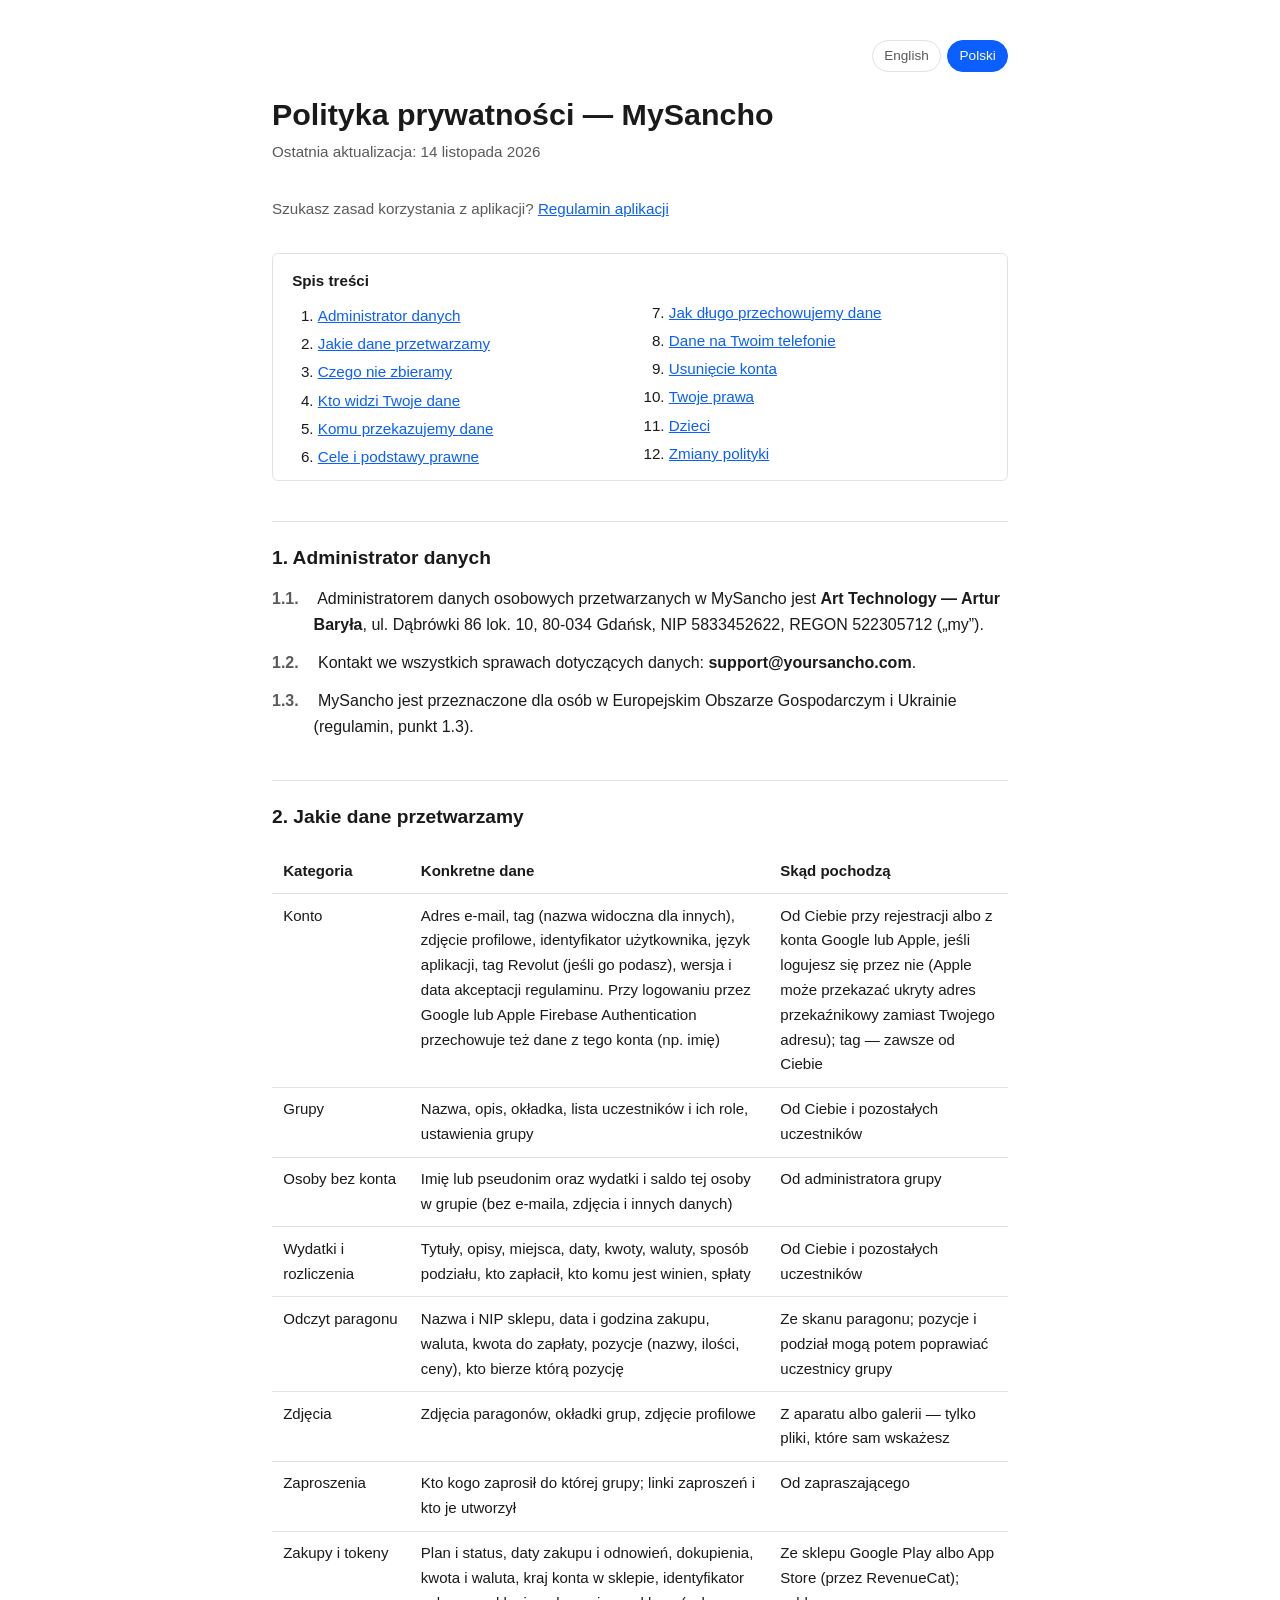
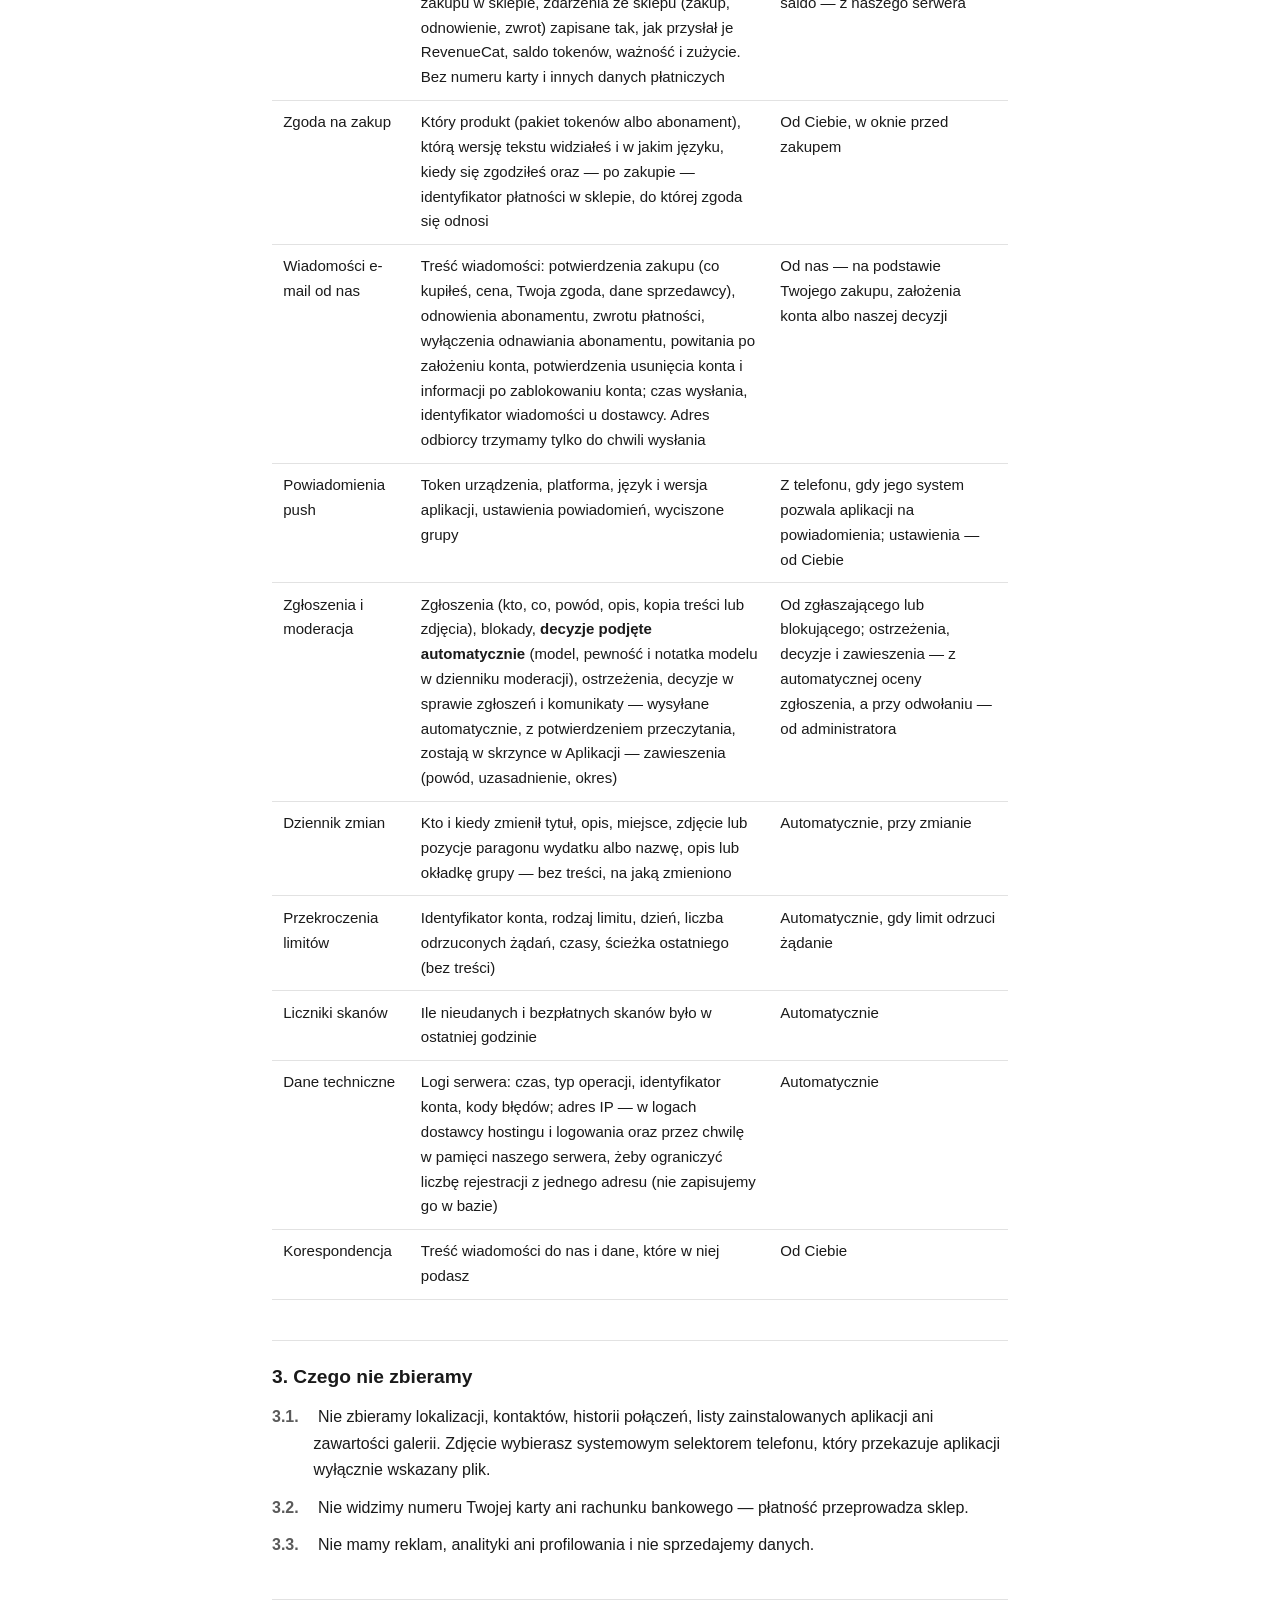
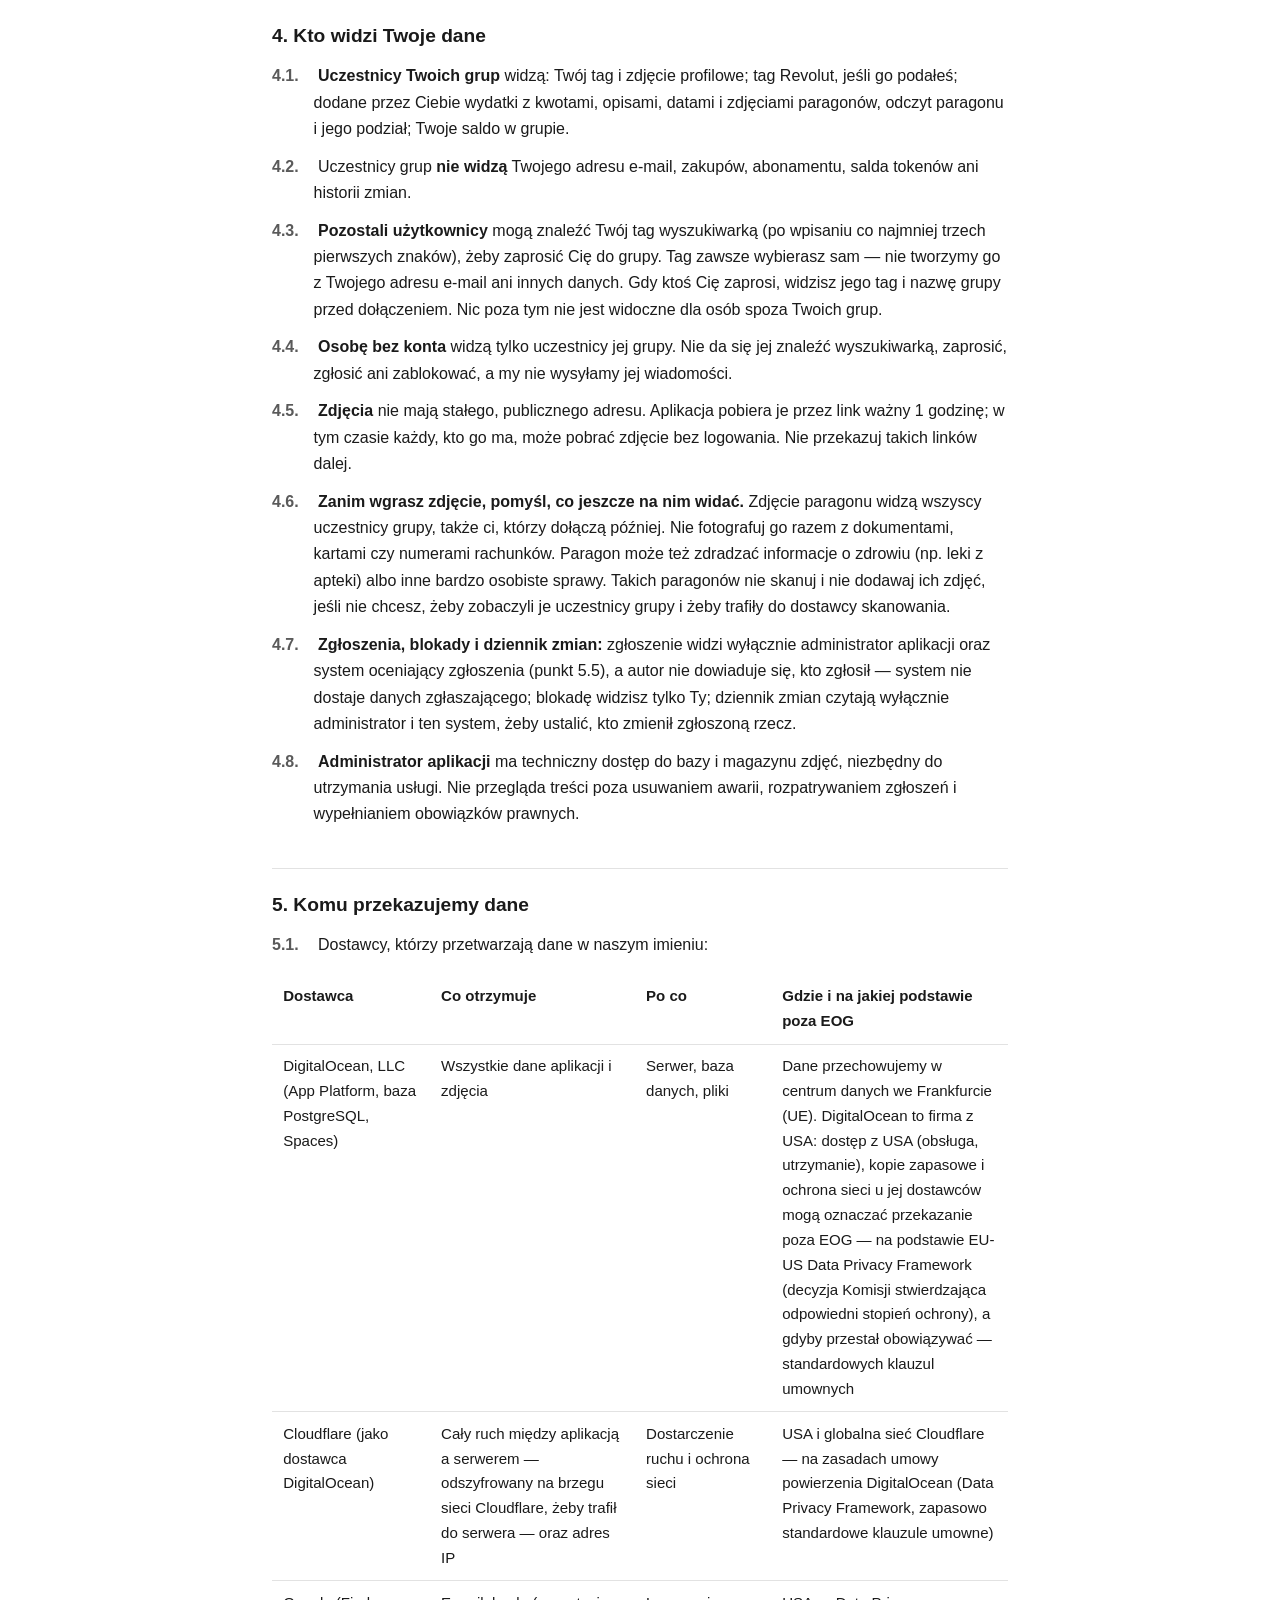
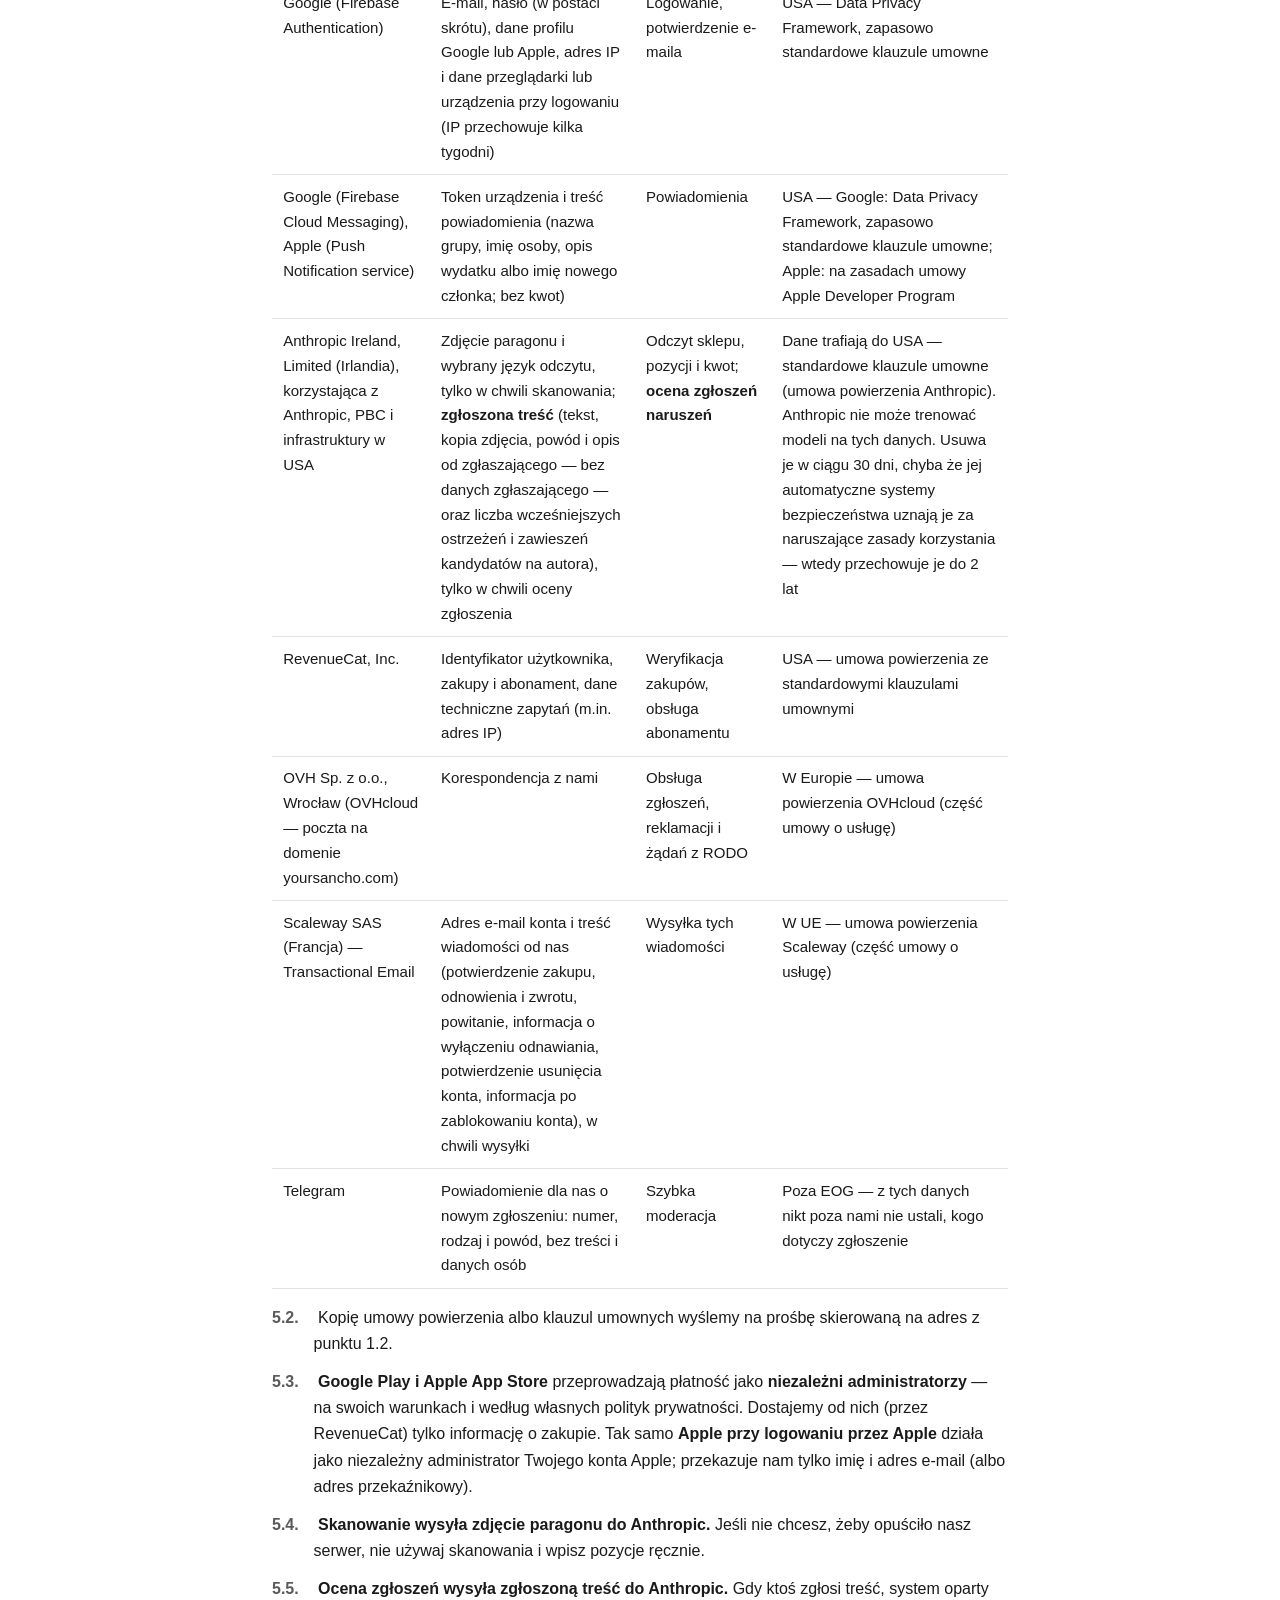
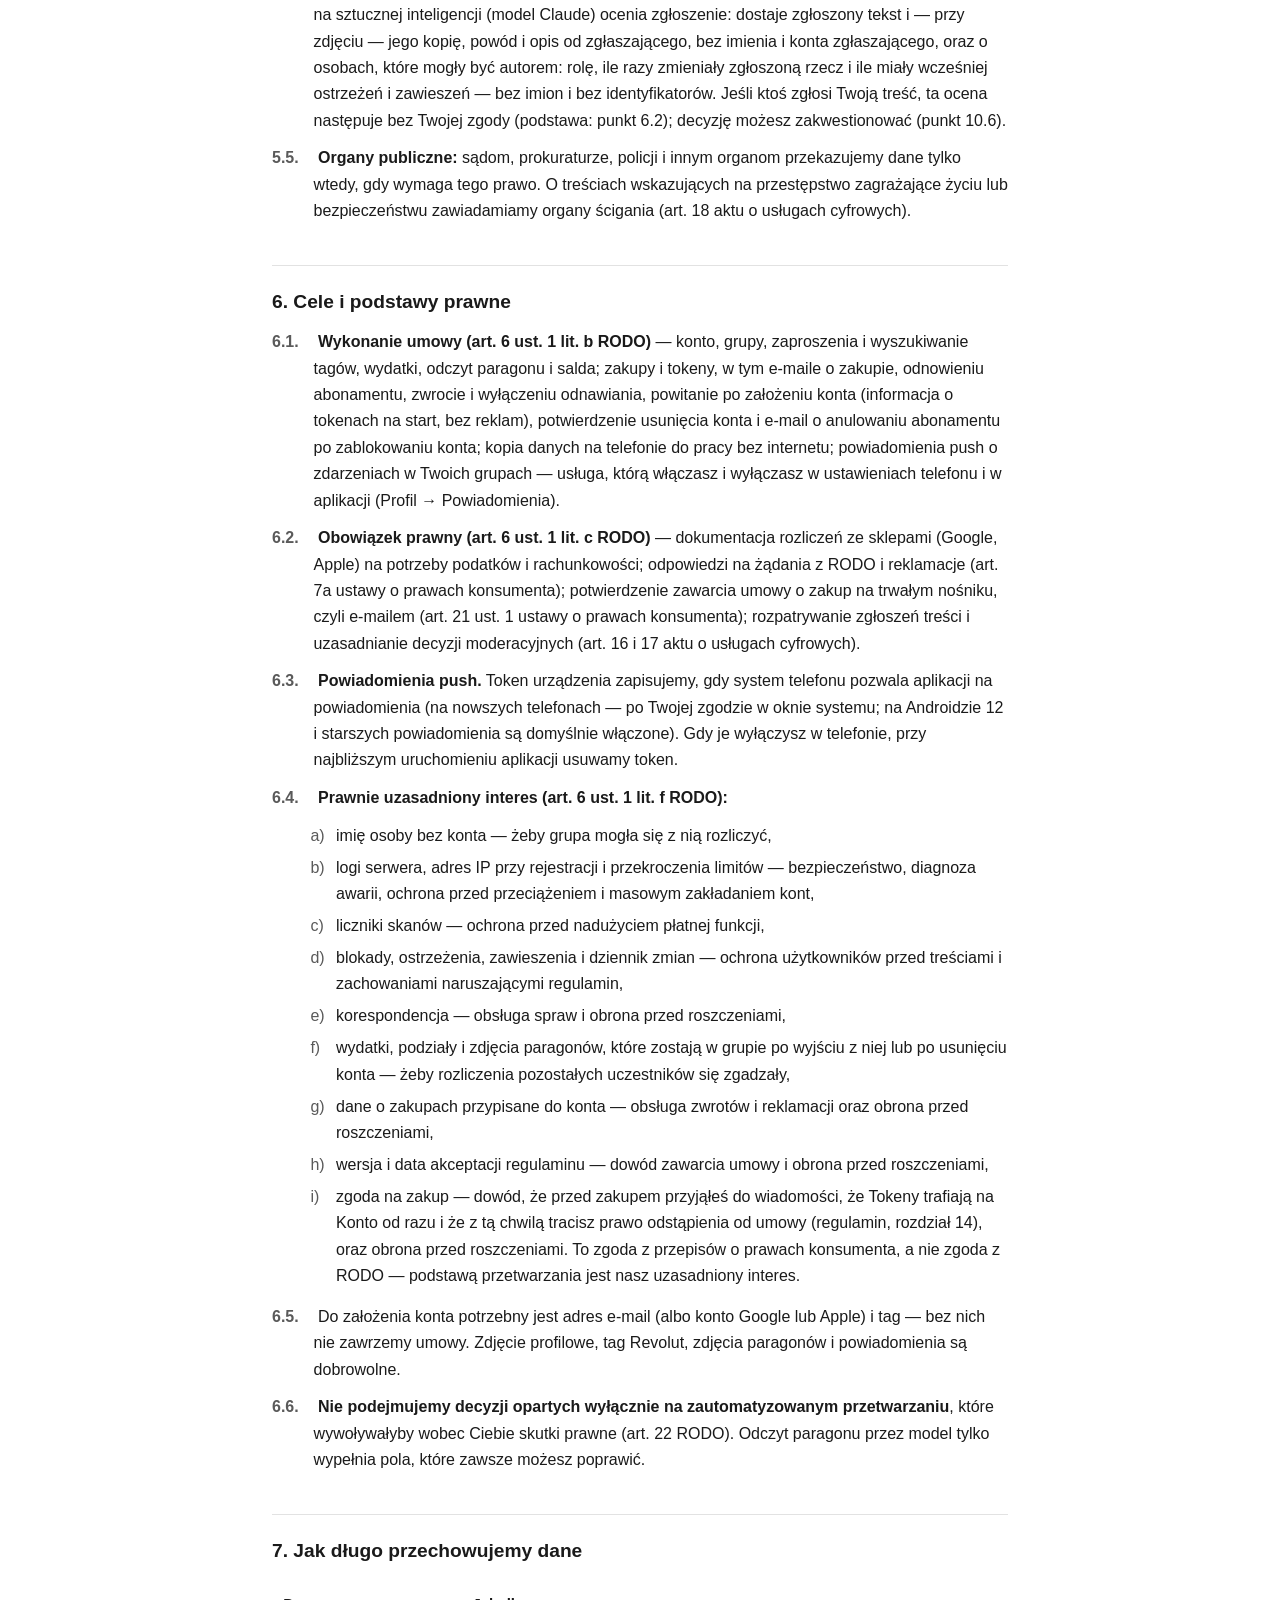
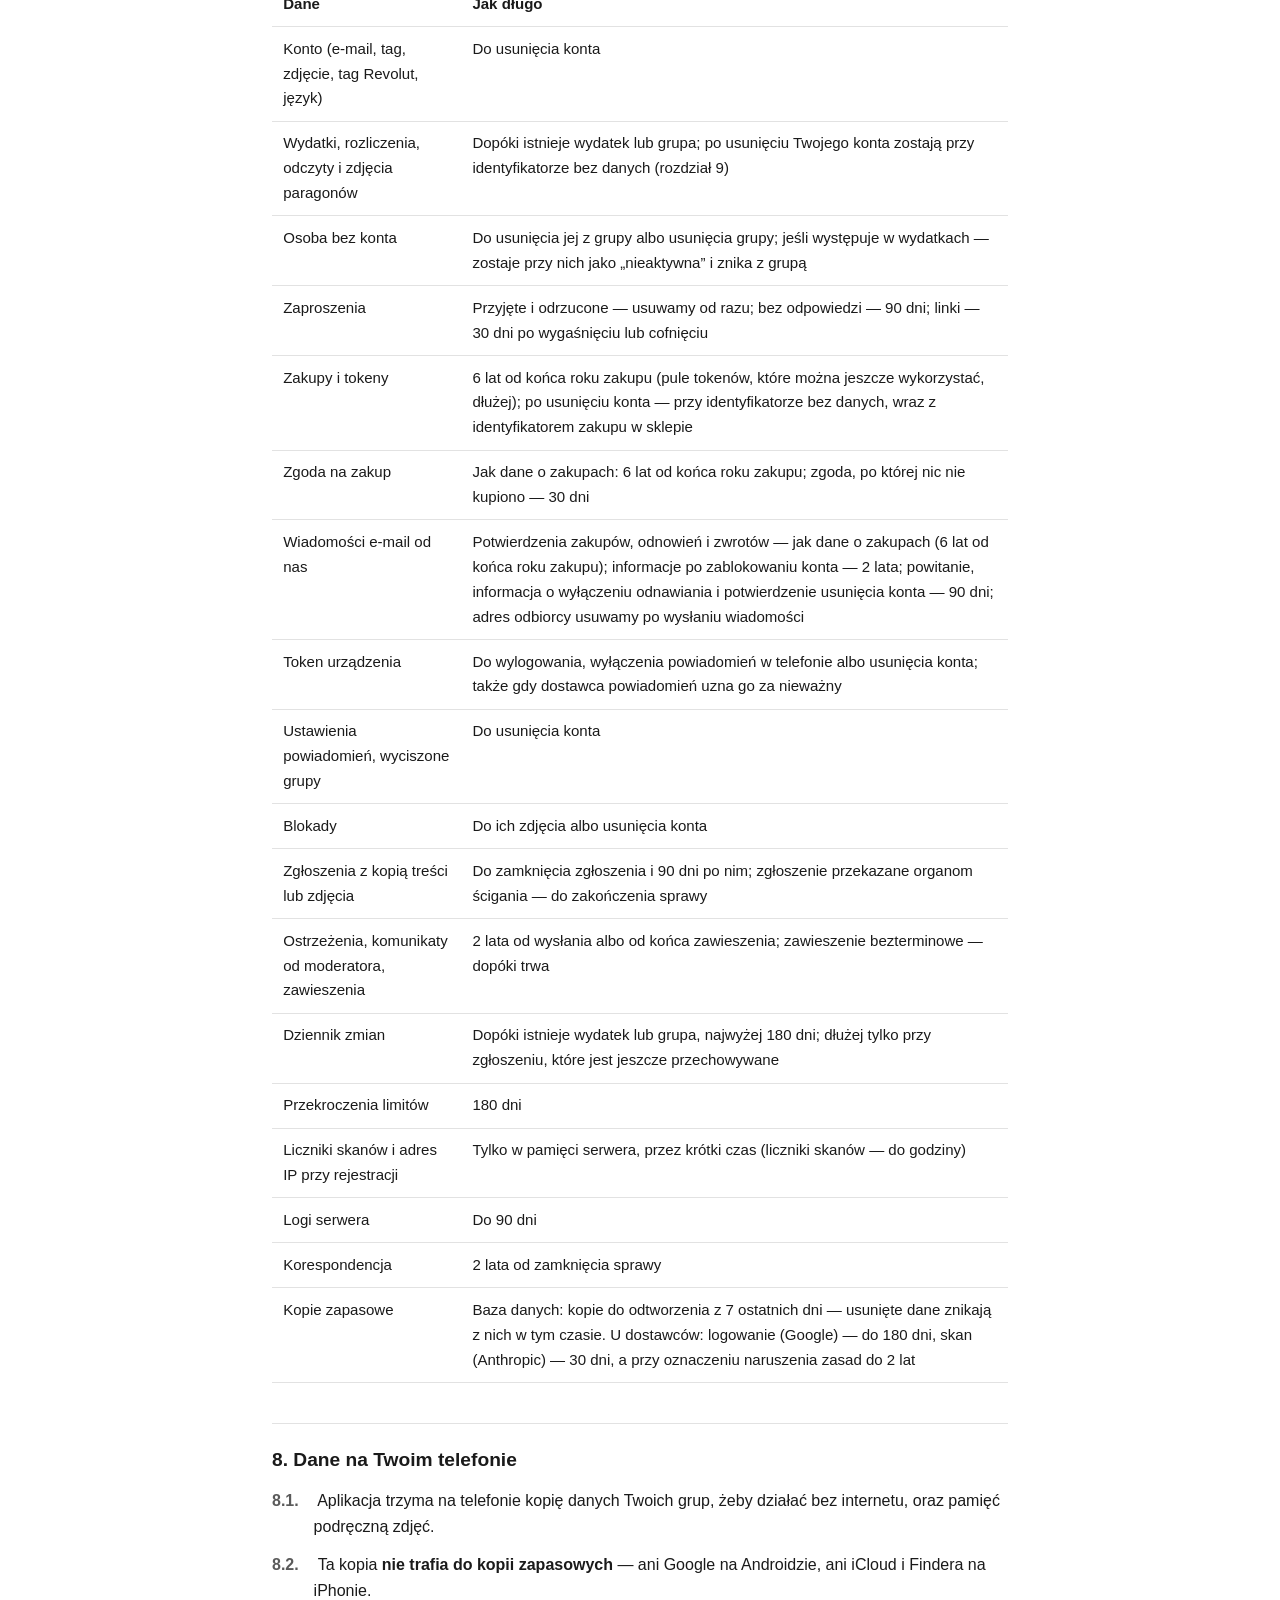
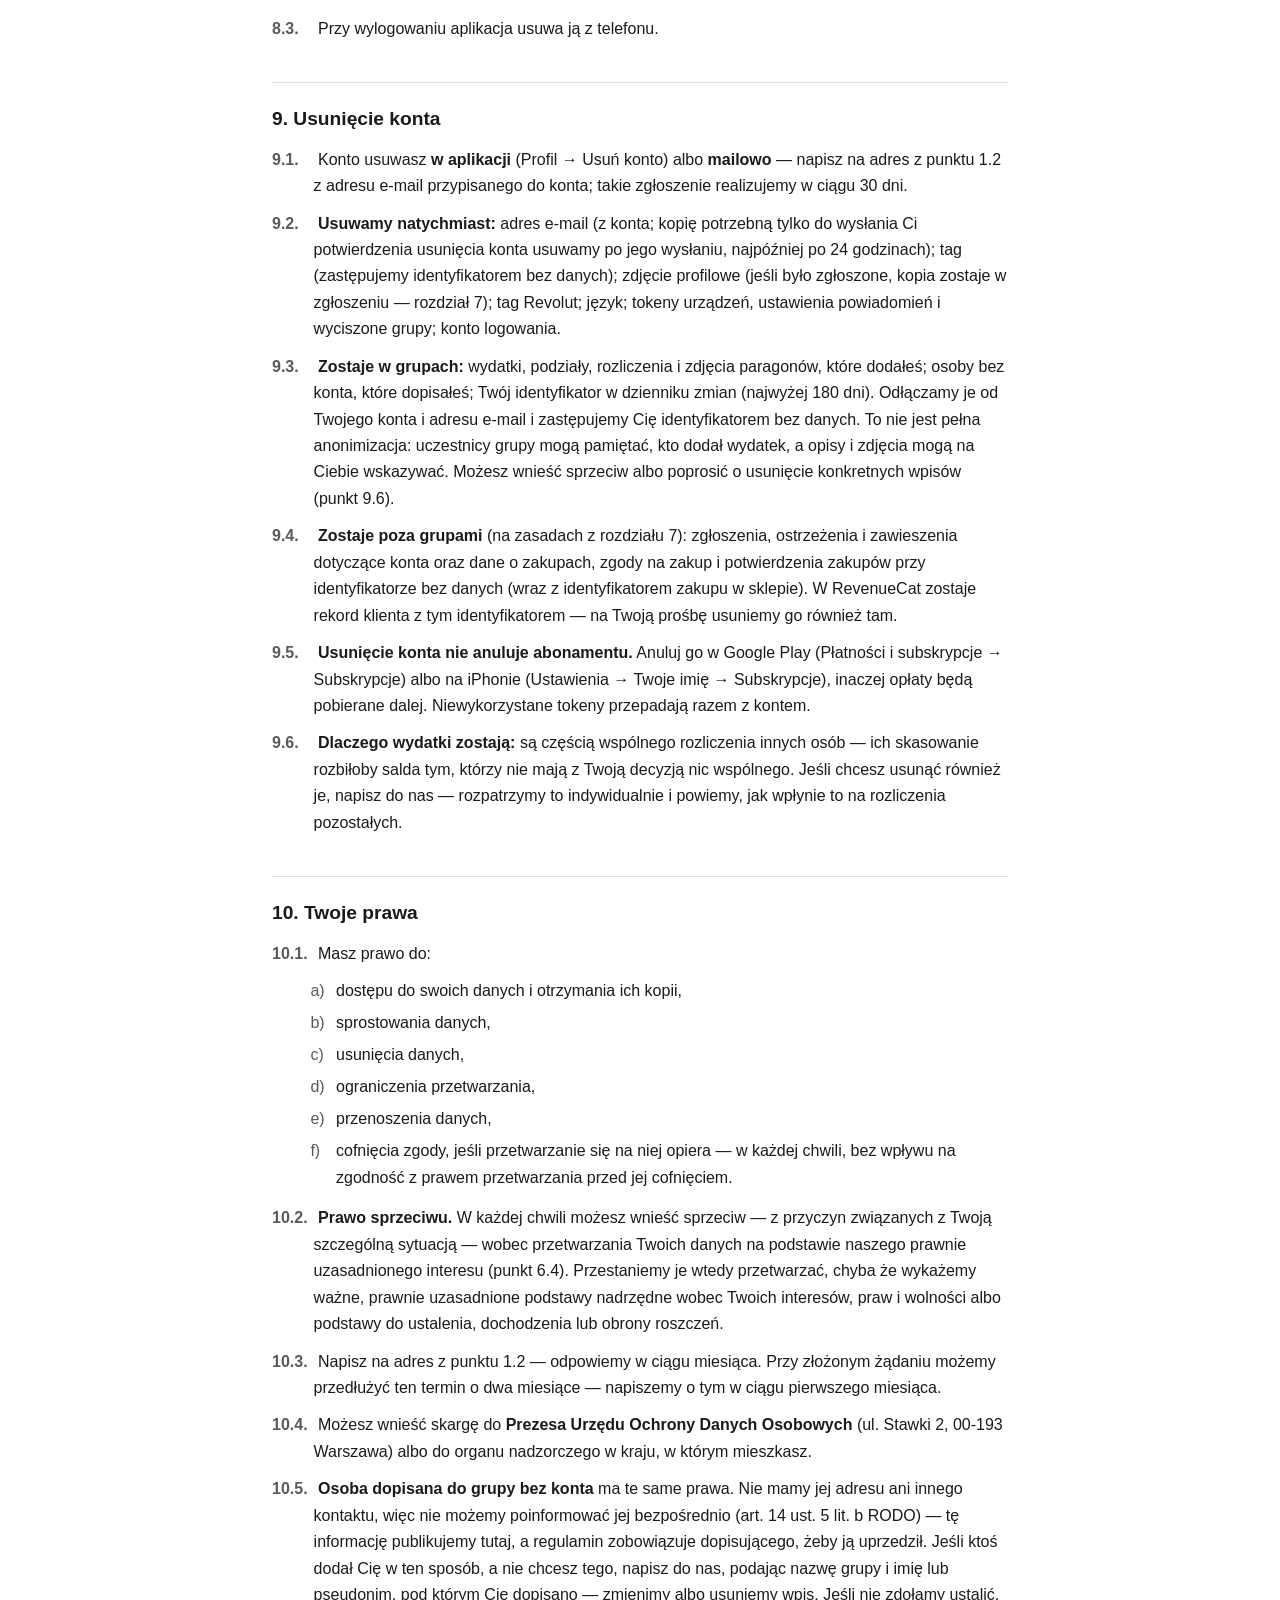
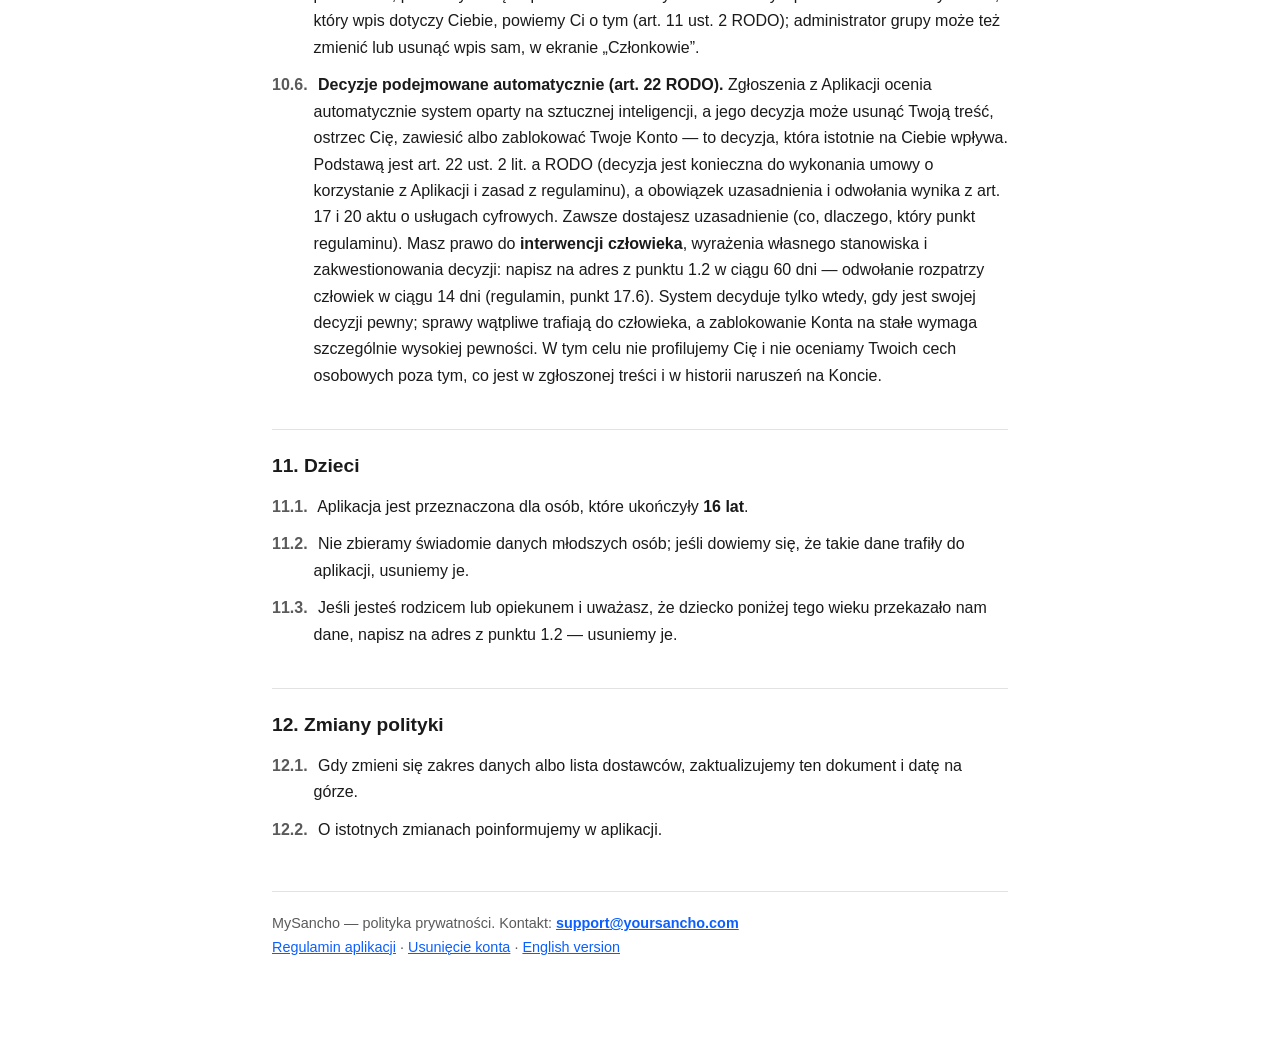
<file: index.html>
<!doctype html>
<html lang="pl">
<head>
<meta charset="utf-8">
<meta name="viewport" content="width=device-width, initial-scale=1">
<title>Polityka prywatności — MySancho</title>
<meta name="description" content="Polityka prywatności aplikacji MySancho: jakie dane przetwarzamy, po co, komu je przekazujemy i jak długo je przechowujemy.">
<link rel="canonical" href="https://arturbaryla.github.io/mysancho-legal/">
<link rel="alternate" hreflang="en" href="https://arturbaryla.github.io/mysancho-legal/privacy-en.html">
<link rel="alternate" hreflang="pl" href="https://arturbaryla.github.io/mysancho-legal/">
<link rel="alternate" hreflang="x-default" href="https://arturbaryla.github.io/mysancho-legal/privacy-en.html">
<link rel="stylesheet" href="style.css">
</head>
<body>
<main>

<nav class="langbar" aria-label="Wybór języka">
  <a href="privacy-en.html" hreflang="en">English</a>
  <a href="./" aria-current="page">Polski</a>
</nav>

<h1>Polityka prywatności — MySancho</h1>
<p class="sub">Ostatnia aktualizacja: 14 listopada 2026</p>
<p class="docnav">Szukasz zasad korzystania z aplikacji? <a href="terms.html">Regulamin aplikacji</a></p>

<nav class="toc" aria-label="Spis treści">
<p class="toc-title">Spis treści</p>
<ol>
  <li><a href="#1-administrator-danych">Administrator danych</a></li>
  <li><a href="#2-jakie-dane-przetwarzamy">Jakie dane przetwarzamy</a></li>
  <li><a href="#3-czego-nie-zbieramy">Czego nie zbieramy</a></li>
  <li><a href="#4-kto-widzi-twoje-dane">Kto widzi Twoje dane</a></li>
  <li><a href="#5-komu-przekazujemy-dane">Komu przekazujemy dane</a></li>
  <li><a href="#6-cele-i-podstawy-prawne">Cele i podstawy prawne</a></li>
  <li><a href="#7-jak-długo-przechowujemy-dane">Jak długo przechowujemy dane</a></li>
  <li><a href="#8-dane-na-twoim-telefonie">Dane na Twoim telefonie</a></li>
  <li><a href="#9-usunięcie-konta">Usunięcie konta</a></li>
  <li><a href="#10-twoje-prawa">Twoje prawa</a></li>
  <li><a href="#11-dzieci">Dzieci</a></li>
  <li><a href="#12-zmiany-polityki">Zmiany polityki</a></li>
</ol>
</nav>

<h2 id="1-administrator-danych">1. Administrator danych</h2>

<p class="pt" id="p1-1"><span class="no">1.1.</span> Administratorem danych osobowych przetwarzanych w MySancho jest <strong>Art Technology — Artur Baryła</strong>, ul. Dąbrówki 86 lok. 10, 80-034 Gdańsk, NIP 5833452622, REGON 522305712 („my”).</p>

<p class="pt" id="p1-2"><span class="no">1.2.</span> Kontakt we wszystkich sprawach dotyczących danych: <strong>support@yoursancho.com</strong>.</p>

<p class="pt" id="p1-3"><span class="no">1.3.</span> MySancho jest przeznaczone dla osób w Europejskim Obszarze Gospodarczym i Ukrainie (regulamin, punkt 1.3).</p>

<h2 id="2-jakie-dane-przetwarzamy">2. Jakie dane przetwarzamy</h2>

<div class="table-wrap">
<table>
  <thead>
    <tr><th>Kategoria</th><th>Konkretne dane</th><th>Skąd pochodzą</th></tr>
  </thead>
  <tbody>
    <tr><td>Konto</td><td>Adres e-mail, tag (nazwa widoczna dla innych), zdjęcie profilowe, identyfikator użytkownika, język aplikacji, tag Revolut (jeśli go podasz), wersja i data akceptacji regulaminu. Przy logowaniu przez Google lub Apple Firebase Authentication przechowuje też dane z tego konta (np. imię)</td><td>Od Ciebie przy rejestracji albo z konta Google lub Apple, jeśli logujesz się przez nie (Apple może przekazać ukryty adres przekaźnikowy zamiast Twojego adresu); tag — zawsze od Ciebie</td></tr>
    <tr><td>Grupy</td><td>Nazwa, opis, okładka, lista uczestników i ich role, ustawienia grupy</td><td>Od Ciebie i pozostałych uczestników</td></tr>
    <tr><td>Osoby bez konta</td><td>Imię lub pseudonim oraz wydatki i saldo tej osoby w grupie (bez e-maila, zdjęcia i innych danych)</td><td>Od administratora grupy</td></tr>
    <tr><td>Wydatki i rozliczenia</td><td>Tytuły, opisy, miejsca, daty, kwoty, waluty, sposób podziału, kto zapłacił, kto komu jest winien, spłaty</td><td>Od Ciebie i pozostałych uczestników</td></tr>
    <tr><td>Odczyt paragonu</td><td>Nazwa i NIP sklepu, data i godzina zakupu, waluta, kwota do zapłaty, pozycje (nazwy, ilości, ceny), kto bierze którą pozycję</td><td>Ze skanu paragonu; pozycje i podział mogą potem poprawiać uczestnicy grupy</td></tr>
    <tr><td>Zdjęcia</td><td>Zdjęcia paragonów, okładki grup, zdjęcie profilowe</td><td>Z aparatu albo galerii — tylko pliki, które sam wskażesz</td></tr>
    <tr><td>Zaproszenia</td><td>Kto kogo zaprosił do której grupy; linki zaproszeń i kto je utworzył</td><td>Od zapraszającego</td></tr>
    <tr><td>Zakupy i tokeny</td><td>Plan i status, daty zakupu i odnowień, dokupienia, kwota i waluta, kraj konta w sklepie, identyfikator zakupu w sklepie, zdarzenia ze sklepu (zakup, odnowienie, zwrot) zapisane tak, jak przysłał je RevenueCat, saldo tokenów, ważność i zużycie. Bez numeru karty i innych danych płatniczych</td><td>Ze sklepu Google Play albo App Store (przez RevenueCat); saldo — z naszego serwera</td></tr>
    <tr><td>Zgoda na zakup</td><td>Który produkt (pakiet tokenów albo abonament), którą wersję tekstu widziałeś i w jakim języku, kiedy się zgodziłeś oraz — po zakupie — identyfikator płatności w sklepie, do której zgoda się odnosi</td><td>Od Ciebie, w oknie przed zakupem</td></tr>
    <tr><td>Wiadomości e-mail od nas</td><td>Treść wiadomości: potwierdzenia zakupu (co kupiłeś, cena, Twoja zgoda, dane sprzedawcy), odnowienia abonamentu, zwrotu płatności, wyłączenia odnawiania abonamentu, powitania po założeniu konta, potwierdzenia usunięcia konta i informacji po zablokowaniu konta; czas wysłania, identyfikator wiadomości u dostawcy. Adres odbiorcy trzymamy tylko do chwili wysłania</td><td>Od nas — na podstawie Twojego zakupu, założenia konta albo naszej decyzji</td></tr>
    <tr><td>Powiadomienia push</td><td>Token urządzenia, platforma, język i wersja aplikacji, ustawienia powiadomień, wyciszone grupy</td><td>Z telefonu, gdy jego system pozwala aplikacji na powiadomienia; ustawienia — od Ciebie</td></tr>
    <tr><td>Zgłoszenia i moderacja</td><td>Zgłoszenia (kto, co, powód, opis, kopia treści lub zdjęcia), blokady, <strong>decyzje podjęte automatycznie</strong> (model, pewność i notatka modelu w dzienniku moderacji), ostrzeżenia, decyzje w sprawie zgłoszeń i komunikaty — wysyłane automatycznie, z potwierdzeniem przeczytania, zostają w skrzynce w Aplikacji — zawieszenia (powód, uzasadnienie, okres)</td><td>Od zgłaszającego lub blokującego; ostrzeżenia, decyzje i zawieszenia — z automatycznej oceny zgłoszenia, a przy odwołaniu — od administratora</td></tr>
    <tr><td>Dziennik zmian</td><td>Kto i kiedy zmienił tytuł, opis, miejsce, zdjęcie lub pozycje paragonu wydatku albo nazwę, opis lub okładkę grupy — bez treści, na jaką zmieniono</td><td>Automatycznie, przy zmianie</td></tr>
    <tr><td>Przekroczenia limitów</td><td>Identyfikator konta, rodzaj limitu, dzień, liczba odrzuconych żądań, czasy, ścieżka ostatniego (bez treści)</td><td>Automatycznie, gdy limit odrzuci żądanie</td></tr>
    <tr><td>Liczniki skanów</td><td>Ile nieudanych i bezpłatnych skanów było w ostatniej godzinie</td><td>Automatycznie</td></tr>
    <tr><td>Dane techniczne</td><td>Logi serwera: czas, typ operacji, identyfikator konta, kody błędów; adres IP — w logach dostawcy hostingu i logowania oraz przez chwilę w pamięci naszego serwera, żeby ograniczyć liczbę rejestracji z jednego adresu (nie zapisujemy go w bazie)</td><td>Automatycznie</td></tr>
    <tr><td>Korespondencja</td><td>Treść wiadomości do nas i dane, które w niej podasz</td><td>Od Ciebie</td></tr>
  </tbody>
</table>
</div>

<h2 id="3-czego-nie-zbieramy">3. Czego nie zbieramy</h2>

<p class="pt" id="p3-1"><span class="no">3.1.</span> Nie zbieramy lokalizacji, kontaktów, historii połączeń, listy zainstalowanych aplikacji ani zawartości galerii. Zdjęcie wybierasz systemowym selektorem telefonu, który przekazuje aplikacji wyłącznie wskazany plik.</p>

<p class="pt" id="p3-2"><span class="no">3.2.</span> Nie widzimy numeru Twojej karty ani rachunku bankowego — płatność przeprowadza sklep.</p>

<p class="pt" id="p3-3"><span class="no">3.3.</span> Nie mamy reklam, analityki ani profilowania i nie sprzedajemy danych.</p>

<h2 id="4-kto-widzi-twoje-dane">4. Kto widzi Twoje dane</h2>

<p class="pt" id="p4-1"><span class="no">4.1.</span> <strong>Uczestnicy Twoich grup</strong> widzą: Twój tag i zdjęcie profilowe; tag Revolut, jeśli go podałeś; dodane przez Ciebie wydatki z kwotami, opisami, datami i zdjęciami paragonów, odczyt paragonu i jego podział; Twoje saldo w grupie.</p>

<p class="pt" id="p4-2"><span class="no">4.2.</span> Uczestnicy grup <strong>nie widzą</strong> Twojego adresu e-mail, zakupów, abonamentu, salda tokenów ani historii zmian.</p>

<p class="pt" id="p4-3"><span class="no">4.3.</span> <strong>Pozostali użytkownicy</strong> mogą znaleźć Twój tag wyszukiwarką (po wpisaniu co najmniej trzech pierwszych znaków), żeby zaprosić Cię do grupy. Tag zawsze wybierasz sam — nie tworzymy go z Twojego adresu e-mail ani innych danych. Gdy ktoś Cię zaprosi, widzisz jego tag i nazwę grupy przed dołączeniem. Nic poza tym nie jest widoczne dla osób spoza Twoich grup.</p>

<p class="pt" id="p4-4"><span class="no">4.4.</span> <strong>Osobę bez konta</strong> widzą tylko uczestnicy jej grupy. Nie da się jej znaleźć wyszukiwarką, zaprosić, zgłosić ani zablokować, a my nie wysyłamy jej wiadomości.</p>

<p class="pt" id="p4-5"><span class="no">4.5.</span> <strong>Zdjęcia</strong> nie mają stałego, publicznego adresu. Aplikacja pobiera je przez link ważny 1 godzinę; w tym czasie każdy, kto go ma, może pobrać zdjęcie bez logowania. Nie przekazuj takich linków dalej.</p>

<p class="pt" id="p4-6"><span class="no">4.6.</span> <strong>Zanim wgrasz zdjęcie, pomyśl, co jeszcze na nim widać.</strong> Zdjęcie paragonu widzą wszyscy uczestnicy grupy, także ci, którzy dołączą później. Nie fotografuj go razem z dokumentami, kartami czy numerami rachunków. Paragon może też zdradzać informacje o zdrowiu (np. leki z apteki) albo inne bardzo osobiste sprawy. Takich paragonów nie skanuj i nie dodawaj ich zdjęć, jeśli nie chcesz, żeby zobaczyli je uczestnicy grupy i żeby trafiły do dostawcy skanowania.</p>

<p class="pt" id="p4-7"><span class="no">4.7.</span> <strong>Zgłoszenia, blokady i dziennik zmian:</strong> zgłoszenie widzi wyłącznie administrator aplikacji oraz system oceniający zgłoszenia (punkt 5.5), a autor nie dowiaduje się, kto zgłosił — system nie dostaje danych zgłaszającego; blokadę widzisz tylko Ty; dziennik zmian czytają wyłącznie administrator i ten system, żeby ustalić, kto zmienił zgłoszoną rzecz.</p>

<p class="pt" id="p4-8"><span class="no">4.8.</span> <strong>Administrator aplikacji</strong> ma techniczny dostęp do bazy i magazynu zdjęć, niezbędny do utrzymania usługi. Nie przegląda treści poza usuwaniem awarii, rozpatrywaniem zgłoszeń i wypełnianiem obowiązków prawnych.</p>

<h2 id="5-komu-przekazujemy-dane">5. Komu przekazujemy dane</h2>

<p class="pt" id="p5-1"><span class="no">5.1.</span> Dostawcy, którzy przetwarzają dane w naszym imieniu:</p>

<div class="table-wrap">
<table>
  <thead>
    <tr><th>Dostawca</th><th>Co otrzymuje</th><th>Po co</th><th>Gdzie i na jakiej podstawie poza EOG</th></tr>
  </thead>
  <tbody>
    <tr><td>DigitalOcean, LLC (App Platform, baza PostgreSQL, Spaces)</td><td>Wszystkie dane aplikacji i zdjęcia</td><td>Serwer, baza danych, pliki</td><td>Dane przechowujemy w centrum danych we Frankfurcie (UE). DigitalOcean to firma z USA: dostęp z USA (obsługa, utrzymanie), kopie zapasowe i ochrona sieci u jej dostawców mogą oznaczać przekazanie poza EOG — na podstawie EU-US Data Privacy Framework (decyzja Komisji stwierdzająca odpowiedni stopień ochrony), a gdyby przestał obowiązywać — standardowych klauzul umownych</td></tr>
    <tr><td>Cloudflare (jako dostawca DigitalOcean)</td><td>Cały ruch między aplikacją a serwerem — odszyfrowany na brzegu sieci Cloudflare, żeby trafił do serwera — oraz adres IP</td><td>Dostarczenie ruchu i ochrona sieci</td><td>USA i globalna sieć Cloudflare — na zasadach umowy powierzenia DigitalOcean (Data Privacy Framework, zapasowo standardowe klauzule umowne)</td></tr>
    <tr><td>Google (Firebase Authentication)</td><td>E-mail, hasło (w postaci skrótu), dane profilu Google lub Apple, adres IP i dane przeglądarki lub urządzenia przy logowaniu (IP przechowuje kilka tygodni)</td><td>Logowanie, potwierdzenie e-maila</td><td>USA — Data Privacy Framework, zapasowo standardowe klauzule umowne</td></tr>
    <tr><td>Google (Firebase Cloud Messaging), Apple (Push Notification service)</td><td>Token urządzenia i treść powiadomienia (nazwa grupy, imię osoby, opis wydatku albo imię nowego członka; bez kwot)</td><td>Powiadomienia</td><td>USA — Google: Data Privacy Framework, zapasowo standardowe klauzule umowne; Apple: na zasadach umowy Apple Developer Program</td></tr>
    <tr><td>Anthropic Ireland, Limited (Irlandia), korzystająca z Anthropic, PBC i infrastruktury w USA</td><td>Zdjęcie paragonu i wybrany język odczytu, tylko w chwili skanowania; <strong>zgłoszona treść</strong> (tekst, kopia zdjęcia, powód i opis od zgłaszającego — bez danych zgłaszającego — oraz liczba wcześniejszych ostrzeżeń i zawieszeń kandydatów na autora), tylko w chwili oceny zgłoszenia</td><td>Odczyt sklepu, pozycji i kwot; <strong>ocena zgłoszeń naruszeń</strong></td><td>Dane trafiają do USA — standardowe klauzule umowne (umowa powierzenia Anthropic). Anthropic nie może trenować modeli na tych danych. Usuwa je w ciągu 30 dni, chyba że jej automatyczne systemy bezpieczeństwa uznają je za naruszające zasady korzystania — wtedy przechowuje je do 2 lat</td></tr>
    <tr><td>RevenueCat, Inc.</td><td>Identyfikator użytkownika, zakupy i abonament, dane techniczne zapytań (m.in. adres IP)</td><td>Weryfikacja zakupów, obsługa abonamentu</td><td>USA — umowa powierzenia ze standardowymi klauzulami umownymi</td></tr>
    <tr><td>OVH Sp. z o.o., Wrocław (OVHcloud — poczta na domenie yoursancho.com)</td><td>Korespondencja z nami</td><td>Obsługa zgłoszeń, reklamacji i żądań z RODO</td><td>W Europie — umowa powierzenia OVHcloud (część umowy o usługę)</td></tr>
    <tr><td>Scaleway SAS (Francja) — Transactional Email</td><td>Adres e-mail konta i treść wiadomości od nas (potwierdzenie zakupu, odnowienia i zwrotu, powitanie, informacja o wyłączeniu odnawiania, potwierdzenie usunięcia konta, informacja po zablokowaniu konta), w chwili wysyłki</td><td>Wysyłka tych wiadomości</td><td>W UE — umowa powierzenia Scaleway (część umowy o usługę)</td></tr>
    <tr><td>Telegram</td><td>Powiadomienie dla nas o nowym zgłoszeniu: numer, rodzaj i powód, bez treści i danych osób</td><td>Szybka moderacja</td><td>Poza EOG — z tych danych nikt poza nami nie ustali, kogo dotyczy zgłoszenie</td></tr>
  </tbody>
</table>
</div>

<p class="pt" id="p5-2"><span class="no">5.2.</span> Kopię umowy powierzenia albo klauzul umownych wyślemy na prośbę skierowaną na adres z punktu 1.2.</p>

<p class="pt" id="p5-3"><span class="no">5.3.</span> <strong>Google Play i Apple App Store</strong> przeprowadzają płatność jako <strong>niezależni administratorzy</strong> — na swoich warunkach i według własnych polityk prywatności. Dostajemy od nich (przez RevenueCat) tylko informację o zakupie. Tak samo <strong>Apple przy logowaniu przez Apple</strong> działa jako niezależny administrator Twojego konta Apple; przekazuje nam tylko imię i adres e-mail (albo adres przekaźnikowy).</p>

<p class="pt" id="p5-4"><span class="no">5.4.</span> <strong>Skanowanie wysyła zdjęcie paragonu do Anthropic.</strong> Jeśli nie chcesz, żeby opuściło nasz serwer, nie używaj skanowania i wpisz pozycje ręcznie.</p>

<p class="pt" id="p5-5"><span class="no">5.5.</span> <strong>Ocena zgłoszeń wysyła zgłoszoną treść do Anthropic.</strong> Gdy ktoś zgłosi treść, system oparty na sztucznej inteligencji (model Claude) ocenia zgłoszenie: dostaje zgłoszony tekst i — przy zdjęciu — jego kopię, powód i opis od zgłaszającego, bez imienia i konta zgłaszającego, oraz o osobach, które mogły być autorem: rolę, ile razy zmieniały zgłoszoną rzecz i ile miały wcześniej ostrzeżeń i zawieszeń — bez imion i bez identyfikatorów. Jeśli ktoś zgłosi Twoją treść, ta ocena następuje bez Twojej zgody (podstawa: punkt 6.2); decyzję możesz zakwestionować (punkt 10.6).</p>

<p class="pt" id="p5-5"><span class="no">5.5.</span> <strong>Organy publiczne:</strong> sądom, prokuraturze, policji i innym organom przekazujemy dane tylko wtedy, gdy wymaga tego prawo. O treściach wskazujących na przestępstwo zagrażające życiu lub bezpieczeństwu zawiadamiamy organy ścigania (art. 18 aktu o usługach cyfrowych).</p>

<h2 id="6-cele-i-podstawy-prawne">6. Cele i podstawy prawne</h2>

<p class="pt" id="p6-1"><span class="no">6.1.</span> <strong>Wykonanie umowy (art. 6 ust. 1 lit. b RODO)</strong> — konto, grupy, zaproszenia i wyszukiwanie tagów, wydatki, odczyt paragonu i salda; zakupy i tokeny, w tym e-maile o zakupie, odnowieniu abonamentu, zwrocie i wyłączeniu odnawiania, powitanie po założeniu konta (informacja o tokenach na start, bez reklam), potwierdzenie usunięcia konta i e-mail o anulowaniu abonamentu po zablokowaniu konta; kopia danych na telefonie do pracy bez internetu; powiadomienia push o zdarzeniach w Twoich grupach — usługa, którą włączasz i wyłączasz w ustawieniach telefonu i w aplikacji (Profil → Powiadomienia).</p>

<p class="pt" id="p6-2"><span class="no">6.2.</span> <strong>Obowiązek prawny (art. 6 ust. 1 lit. c RODO)</strong> — dokumentacja rozliczeń ze sklepami (Google, Apple) na potrzeby podatków i rachunkowości; odpowiedzi na żądania z RODO i reklamacje (art. 7a ustawy o prawach konsumenta); potwierdzenie zawarcia umowy o zakup na trwałym nośniku, czyli e-mailem (art. 21 ust. 1 ustawy o prawach konsumenta); rozpatrywanie zgłoszeń treści i uzasadnianie decyzji moderacyjnych (art. 16 i 17 aktu o usługach cyfrowych).</p>

<p class="pt" id="p6-3"><span class="no">6.3.</span> <strong>Powiadomienia push.</strong> Token urządzenia zapisujemy, gdy system telefonu pozwala aplikacji na powiadomienia (na nowszych telefonach — po Twojej zgodzie w oknie systemu; na Androidzie 12 i starszych powiadomienia są domyślnie włączone). Gdy je wyłączysz w telefonie, przy najbliższym uruchomieniu aplikacji usuwamy token.</p>

<p class="pt" id="p6-4"><span class="no">6.4.</span> <strong>Prawnie uzasadniony interes (art. 6 ust. 1 lit. f RODO):</strong></p>

<ol class="alpha">
  <li>imię osoby bez konta — żeby grupa mogła się z nią rozliczyć,</li>
  <li>logi serwera, adres IP przy rejestracji i przekroczenia limitów — bezpieczeństwo, diagnoza awarii, ochrona przed przeciążeniem i masowym zakładaniem kont,</li>
  <li>liczniki skanów — ochrona przed nadużyciem płatnej funkcji,</li>
  <li>blokady, ostrzeżenia, zawieszenia i dziennik zmian — ochrona użytkowników przed treściami i zachowaniami naruszającymi regulamin,</li>
  <li>korespondencja — obsługa spraw i obrona przed roszczeniami,</li>
  <li>wydatki, podziały i zdjęcia paragonów, które zostają w grupie po wyjściu z niej lub po usunięciu konta — żeby rozliczenia pozostałych uczestników się zgadzały,</li>
  <li>dane o zakupach przypisane do konta — obsługa zwrotów i reklamacji oraz obrona przed roszczeniami,</li>
  <li>wersja i data akceptacji regulaminu — dowód zawarcia umowy i obrona przed roszczeniami,</li>
  <li>zgoda na zakup — dowód, że przed zakupem przyjąłeś do wiadomości, że Tokeny trafiają na Konto od razu i że z tą chwilą tracisz prawo odstąpienia od umowy (regulamin, rozdział 14), oraz obrona przed roszczeniami. To zgoda z przepisów o prawach konsumenta, a nie zgoda z RODO — podstawą przetwarzania jest nasz uzasadniony interes.</li>
</ol>

<p class="pt" id="p6-5"><span class="no">6.5.</span> Do założenia konta potrzebny jest adres e-mail (albo konto Google lub Apple) i tag — bez nich nie zawrzemy umowy. Zdjęcie profilowe, tag Revolut, zdjęcia paragonów i powiadomienia są dobrowolne.</p>

<p class="pt" id="p6-6"><span class="no">6.6.</span> <strong>Nie podejmujemy decyzji opartych wyłącznie na zautomatyzowanym przetwarzaniu</strong>, które wywoływałyby wobec Ciebie skutki prawne (art. 22 RODO). Odczyt paragonu przez model tylko wypełnia pola, które zawsze możesz poprawić.</p>

<h2 id="7-jak-długo-przechowujemy-dane">7. Jak długo przechowujemy dane</h2>

<div class="table-wrap">
<table>
  <thead>
    <tr><th>Dane</th><th>Jak długo</th></tr>
  </thead>
  <tbody>
    <tr><td>Konto (e-mail, tag, zdjęcie, tag Revolut, język)</td><td>Do usunięcia konta</td></tr>
    <tr><td>Wydatki, rozliczenia, odczyty i zdjęcia paragonów</td><td>Dopóki istnieje wydatek lub grupa; po usunięciu Twojego konta zostają przy identyfikatorze bez danych (rozdział 9)</td></tr>
    <tr><td>Osoba bez konta</td><td>Do usunięcia jej z grupy albo usunięcia grupy; jeśli występuje w wydatkach — zostaje przy nich jako „nieaktywna” i znika z grupą</td></tr>
    <tr><td>Zaproszenia</td><td>Przyjęte i odrzucone — usuwamy od razu; bez odpowiedzi — 90 dni; linki — 30 dni po wygaśnięciu lub cofnięciu</td></tr>
    <tr><td>Zakupy i tokeny</td><td>6 lat od końca roku zakupu (pule tokenów, które można jeszcze wykorzystać, dłużej); po usunięciu konta — przy identyfikatorze bez danych, wraz z identyfikatorem zakupu w sklepie</td></tr>
    <tr><td>Zgoda na zakup</td><td>Jak dane o zakupach: 6 lat od końca roku zakupu; zgoda, po której nic nie kupiono — 30 dni</td></tr>
    <tr><td>Wiadomości e-mail od nas</td><td>Potwierdzenia zakupów, odnowień i zwrotów — jak dane o zakupach (6 lat od końca roku zakupu); informacje po zablokowaniu konta — 2 lata; powitanie, informacja o wyłączeniu odnawiania i potwierdzenie usunięcia konta — 90 dni; adres odbiorcy usuwamy po wysłaniu wiadomości</td></tr>
    <tr><td>Token urządzenia</td><td>Do wylogowania, wyłączenia powiadomień w telefonie albo usunięcia konta; także gdy dostawca powiadomień uzna go za nieważny</td></tr>
    <tr><td>Ustawienia powiadomień, wyciszone grupy</td><td>Do usunięcia konta</td></tr>
    <tr><td>Blokady</td><td>Do ich zdjęcia albo usunięcia konta</td></tr>
    <tr><td>Zgłoszenia z kopią treści lub zdjęcia</td><td>Do zamknięcia zgłoszenia i 90 dni po nim; zgłoszenie przekazane organom ścigania — do zakończenia sprawy</td></tr>
    <tr><td>Ostrzeżenia, komunikaty od moderatora, zawieszenia</td><td>2 lata od wysłania albo od końca zawieszenia; zawieszenie bezterminowe — dopóki trwa</td></tr>
    <tr><td>Dziennik zmian</td><td>Dopóki istnieje wydatek lub grupa, najwyżej 180 dni; dłużej tylko przy zgłoszeniu, które jest jeszcze przechowywane</td></tr>
    <tr><td>Przekroczenia limitów</td><td>180 dni</td></tr>
    <tr><td>Liczniki skanów i adres IP przy rejestracji</td><td>Tylko w pamięci serwera, przez krótki czas (liczniki skanów — do godziny)</td></tr>
    <tr><td>Logi serwera</td><td>Do 90 dni</td></tr>
    <tr><td>Korespondencja</td><td>2 lata od zamknięcia sprawy</td></tr>
    <tr><td>Kopie zapasowe</td><td>Baza danych: kopie do odtworzenia z 7 ostatnich dni — usunięte dane znikają z nich w tym czasie. U dostawców: logowanie (Google) — do 180 dni, skan (Anthropic) — 30 dni, a przy oznaczeniu naruszenia zasad do 2 lat</td></tr>
  </tbody>
</table>
</div>

<h2 id="8-dane-na-twoim-telefonie">8. Dane na Twoim telefonie</h2>

<p class="pt" id="p8-1"><span class="no">8.1.</span> Aplikacja trzyma na telefonie kopię danych Twoich grup, żeby działać bez internetu, oraz pamięć podręczną zdjęć.</p>

<p class="pt" id="p8-2"><span class="no">8.2.</span> Ta kopia <strong>nie trafia do kopii zapasowych</strong> — ani Google na Androidzie, ani iCloud i Findera na iPhonie.</p>

<p class="pt" id="p8-3"><span class="no">8.3.</span> Przy wylogowaniu aplikacja usuwa ją z telefonu.</p>

<h2 id="9-usunięcie-konta">9. Usunięcie konta</h2>

<p class="pt" id="p9-1"><span class="no">9.1.</span> Konto usuwasz <strong>w aplikacji</strong> (Profil → Usuń konto) albo <strong>mailowo</strong> — napisz na adres z punktu 1.2 z adresu e-mail przypisanego do konta; takie zgłoszenie realizujemy w ciągu 30 dni.</p>

<p class="pt" id="p9-2"><span class="no">9.2.</span> <strong>Usuwamy natychmiast:</strong> adres e-mail (z konta; kopię potrzebną tylko do wysłania Ci potwierdzenia usunięcia konta usuwamy po jego wysłaniu, najpóźniej po 24 godzinach); tag (zastępujemy identyfikatorem bez danych); zdjęcie profilowe (jeśli było zgłoszone, kopia zostaje w zgłoszeniu — rozdział 7); tag Revolut; język; tokeny urządzeń, ustawienia powiadomień i wyciszone grupy; konto logowania.</p>

<p class="pt" id="p9-3"><span class="no">9.3.</span> <strong>Zostaje w grupach:</strong> wydatki, podziały, rozliczenia i zdjęcia paragonów, które dodałeś; osoby bez konta, które dopisałeś; Twój identyfikator w dzienniku zmian (najwyżej 180 dni). Odłączamy je od Twojego konta i adresu e-mail i zastępujemy Cię identyfikatorem bez danych. To nie jest pełna anonimizacja: uczestnicy grupy mogą pamiętać, kto dodał wydatek, a opisy i zdjęcia mogą na Ciebie wskazywać. Możesz wnieść sprzeciw albo poprosić o usunięcie konkretnych wpisów (punkt 9.6).</p>

<p class="pt" id="p9-4"><span class="no">9.4.</span> <strong>Zostaje poza grupami</strong> (na zasadach z rozdziału 7): zgłoszenia, ostrzeżenia i zawieszenia dotyczące konta oraz dane o zakupach, zgody na zakup i potwierdzenia zakupów przy identyfikatorze bez danych (wraz z identyfikatorem zakupu w sklepie). W RevenueCat zostaje rekord klienta z tym identyfikatorem — na Twoją prośbę usuniemy go również tam.</p>

<p class="pt" id="p9-5"><span class="no">9.5.</span> <strong>Usunięcie konta nie anuluje abonamentu.</strong> Anuluj go w Google Play (Płatności i subskrypcje → Subskrypcje) albo na iPhonie (Ustawienia → Twoje imię → Subskrypcje), inaczej opłaty będą pobierane dalej. Niewykorzystane tokeny przepadają razem z kontem.</p>

<p class="pt" id="p9-6"><span class="no">9.6.</span> <strong>Dlaczego wydatki zostają:</strong> są częścią wspólnego rozliczenia innych osób — ich skasowanie rozbiłoby salda tym, którzy nie mają z Twoją decyzją nic wspólnego. Jeśli chcesz usunąć również je, napisz do nas — rozpatrzymy to indywidualnie i powiemy, jak wpłynie to na rozliczenia pozostałych.</p>

<h2 id="10-twoje-prawa">10. Twoje prawa</h2>

<p class="pt" id="p10-1"><span class="no">10.1.</span> Masz prawo do:</p>

<ol class="alpha">
  <li>dostępu do swoich danych i otrzymania ich kopii,</li>
  <li>sprostowania danych,</li>
  <li>usunięcia danych,</li>
  <li>ograniczenia przetwarzania,</li>
  <li>przenoszenia danych,</li>
  <li>cofnięcia zgody, jeśli przetwarzanie się na niej opiera — w każdej chwili, bez wpływu na zgodność z prawem przetwarzania przed jej cofnięciem.</li>
</ol>

<p class="pt" id="p10-2"><span class="no">10.2.</span> <strong>Prawo sprzeciwu.</strong> W każdej chwili możesz wnieść sprzeciw — z przyczyn związanych z Twoją szczególną sytuacją — wobec przetwarzania Twoich danych na podstawie naszego prawnie uzasadnionego interesu (punkt 6.4). Przestaniemy je wtedy przetwarzać, chyba że wykażemy ważne, prawnie uzasadnione podstawy nadrzędne wobec Twoich interesów, praw i wolności albo podstawy do ustalenia, dochodzenia lub obrony roszczeń.</p>

<p class="pt" id="p10-3"><span class="no">10.3.</span> Napisz na adres z punktu 1.2 — odpowiemy w ciągu miesiąca. Przy złożonym żądaniu możemy przedłużyć ten termin o dwa miesiące — napiszemy o tym w ciągu pierwszego miesiąca.</p>

<p class="pt" id="p10-4"><span class="no">10.4.</span> Możesz wnieść skargę do <strong>Prezesa Urzędu Ochrony Danych Osobowych</strong> (ul. Stawki 2, 00-193 Warszawa) albo do organu nadzorczego w kraju, w którym mieszkasz.</p>

<p class="pt" id="p10-5"><span class="no">10.5.</span> <strong>Osoba dopisana do grupy bez konta</strong> ma te same prawa. Nie mamy jej adresu ani innego kontaktu, więc nie możemy poinformować jej bezpośrednio (art. 14 ust. 5 lit. b RODO) — tę informację publikujemy tutaj, a regulamin zobowiązuje dopisującego, żeby ją uprzedził. Jeśli ktoś dodał Cię w ten sposób, a nie chcesz tego, napisz do nas, podając nazwę grupy i imię lub pseudonim, pod którym Cię dopisano — zmienimy albo usuniemy wpis. Jeśli nie zdołamy ustalić, który wpis dotyczy Ciebie, powiemy Ci o tym (art. 11 ust. 2 RODO); administrator grupy może też zmienić lub usunąć wpis sam, w ekranie „Członkowie”.</p>

<p class="pt" id="p10-6"><span class="no">10.6.</span> <strong>Decyzje podejmowane automatycznie (art. 22 RODO).</strong> Zgłoszenia z Aplikacji ocenia automatycznie system oparty na sztucznej inteligencji, a jego decyzja może usunąć Twoją treść, ostrzec Cię, zawiesić albo zablokować Twoje Konto — to decyzja, która istotnie na Ciebie wpływa. Podstawą jest art. 22 ust. 2 lit. a RODO (decyzja jest konieczna do wykonania umowy o korzystanie z Aplikacji i zasad z regulaminu), a obowiązek uzasadnienia i odwołania wynika z art. 17 i 20 aktu o usługach cyfrowych. Zawsze dostajesz uzasadnienie (co, dlaczego, który punkt regulaminu). Masz prawo do <strong>interwencji człowieka</strong>, wyrażenia własnego stanowiska i zakwestionowania decyzji: napisz na adres z punktu 1.2 w ciągu 60 dni — odwołanie rozpatrzy człowiek w ciągu 14 dni (regulamin, punkt 17.6). System decyduje tylko wtedy, gdy jest swojej decyzji pewny; sprawy wątpliwe trafiają do człowieka, a zablokowanie Konta na stałe wymaga szczególnie wysokiej pewności. W tym celu nie profilujemy Cię i nie oceniamy Twoich cech osobowych poza tym, co jest w zgłoszonej treści i w historii naruszeń na Koncie.</p>

<h2 id="11-dzieci">11. Dzieci</h2>

<p class="pt" id="p11-1"><span class="no">11.1.</span> Aplikacja jest przeznaczona dla osób, które ukończyły <strong>16 lat</strong>.</p>

<p class="pt" id="p11-2"><span class="no">11.2.</span> Nie zbieramy świadomie danych młodszych osób; jeśli dowiemy się, że takie dane trafiły do aplikacji, usuniemy je.</p>

<p class="pt" id="p11-3"><span class="no">11.3.</span> Jeśli jesteś rodzicem lub opiekunem i uważasz, że dziecko poniżej tego wieku przekazało nam dane, napisz na adres z punktu 1.2 — usuniemy je.</p>

<h2 id="12-zmiany-polityki">12. Zmiany polityki</h2>

<p class="pt" id="p12-1"><span class="no">12.1.</span> Gdy zmieni się zakres danych albo lista dostawców, zaktualizujemy ten dokument i datę na górze.</p>

<p class="pt" id="p12-2"><span class="no">12.2.</span> O istotnych zmianach poinformujemy w aplikacji.</p>

<footer>
  MySancho — polityka prywatności. Kontakt: <strong><a href="mailto:support@yoursancho.com">support@yoursancho.com</a></strong><br>
  <a href="terms.html">Regulamin aplikacji</a> · <a href="deletion.html">Usunięcie konta</a> · <a href="privacy-en.html">English version</a>
</footer>

</main>
</body>
</html>
</file>
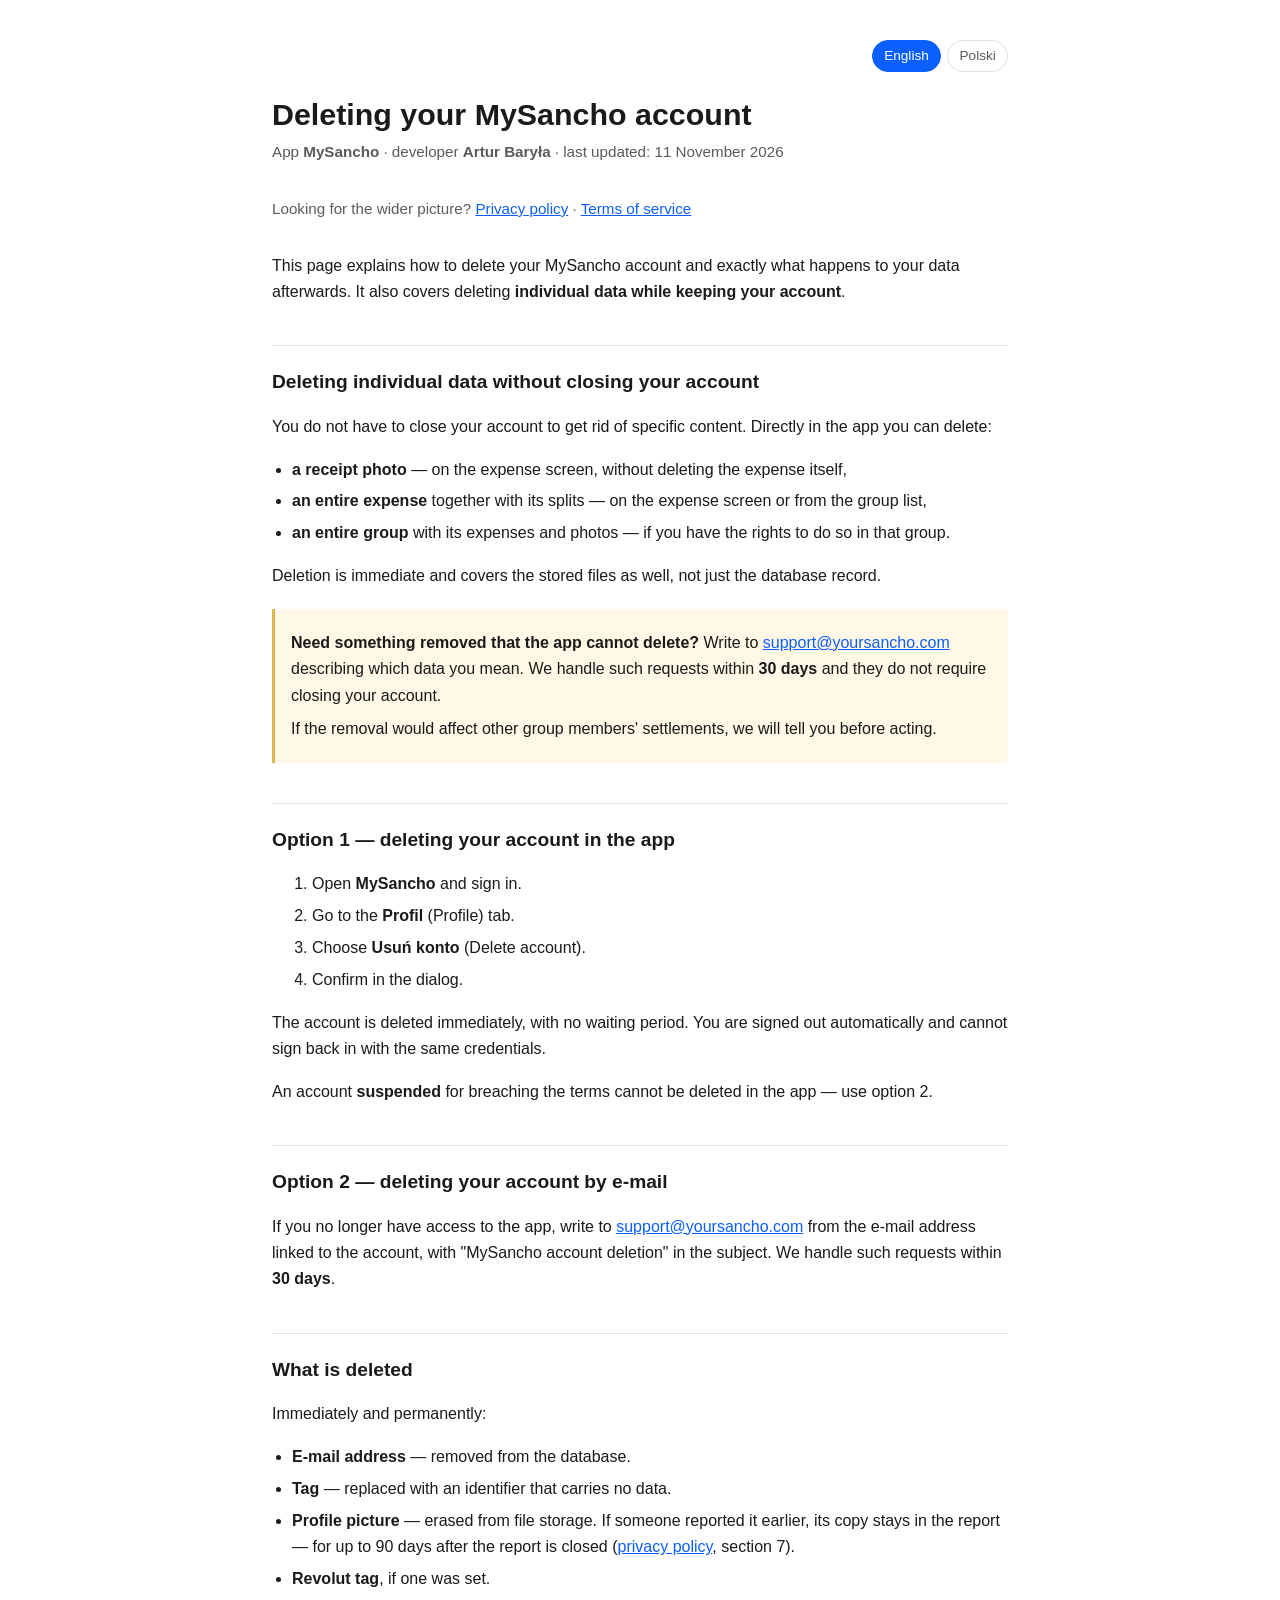
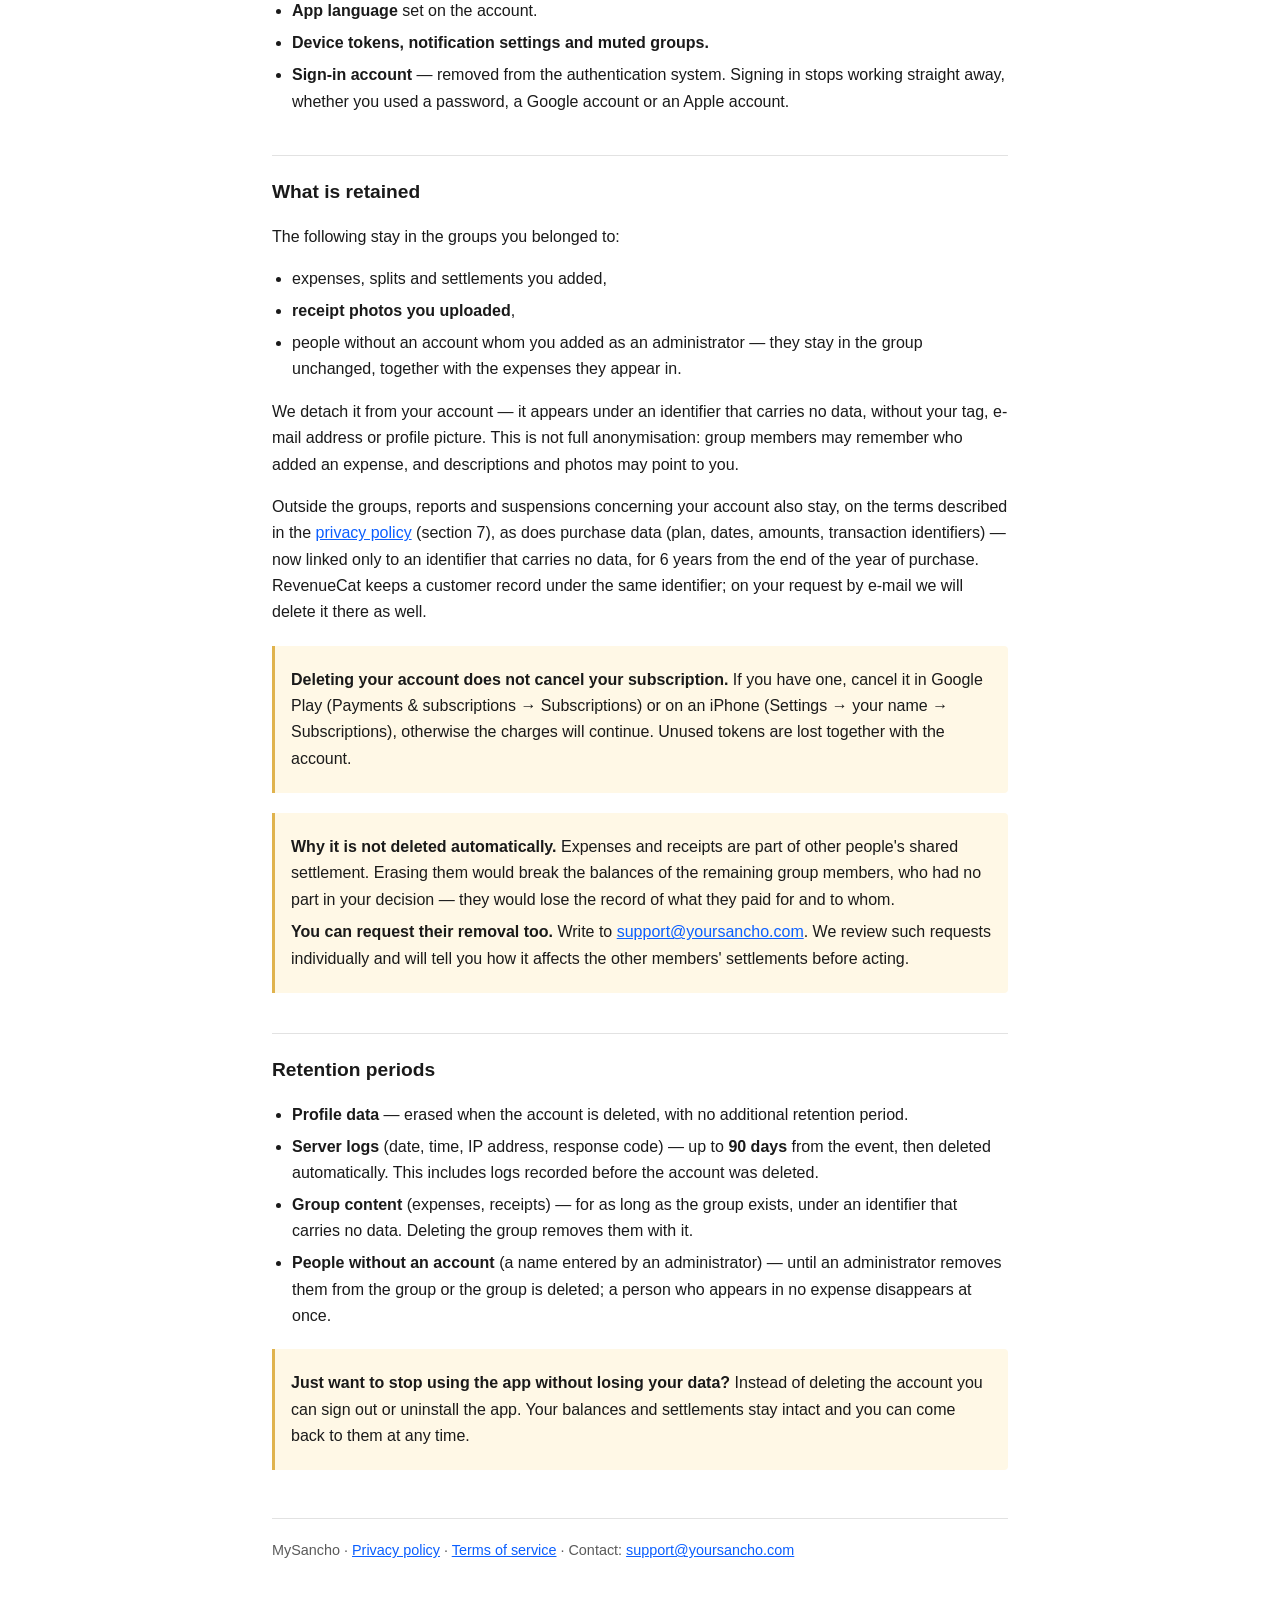
<file: deletion-en.html>
<!doctype html>
<html lang="en">
<head>
<meta charset="utf-8">
<meta name="viewport" content="width=device-width, initial-scale=1">
<title>Account deletion — MySancho</title>
<link rel="canonical" href="https://arturbaryla.github.io/mysancho-legal/deletion-en.html">
<link rel="alternate" hreflang="en" href="https://arturbaryla.github.io/mysancho-legal/deletion-en.html">
<link rel="alternate" hreflang="pl" href="https://arturbaryla.github.io/mysancho-legal/deletion.html">
<link rel="alternate" hreflang="x-default" href="https://arturbaryla.github.io/mysancho-legal/deletion-en.html">
<link rel="stylesheet" href="style.css">
</head>
<body>
<main>

<nav class="langbar" aria-label="Language selection">
  <a href="deletion-en.html" aria-current="page">English</a>
  <a href="deletion.html" hreflang="pl">Polski</a>
</nav>

<h1>Deleting your MySancho account</h1>
<p class="sub">App <strong>MySancho</strong> · developer <strong>Artur Baryła</strong> · last updated: 11 November 2026</p>
<p class="docnav">Looking for the wider picture? <a href="privacy-en.html">Privacy policy</a> · <a href="terms-en.html">Terms of service</a></p>

<p>This page explains how to delete your MySancho account and exactly what happens to your data
afterwards. It also covers deleting <strong>individual data while keeping your account</strong>.</p>

<h2>Deleting individual data without closing your account</h2>

<p>You do not have to close your account to get rid of specific content. Directly in the app you
can delete:</p>

<ul>
  <li><strong>a receipt photo</strong> — on the expense screen, without deleting the expense itself,</li>
  <li><strong>an entire expense</strong> together with its splits — on the expense screen or from
  the group list,</li>
  <li><strong>an entire group</strong> with its expenses and photos — if you have the rights to do
  so in that group.</li>
</ul>

<p>Deletion is immediate and covers the stored files as well, not just the database record.</p>

<div class="note">
  <p><strong>Need something removed that the app cannot delete?</strong> Write to
  <a href="mailto:support@yoursancho.com">support@yoursancho.com</a> describing which data you mean. We
  handle such requests within <strong>30 days</strong> and they do not require closing your
  account.</p>
  <p>If the removal would affect other group members' settlements, we will tell you before acting.</p>
</div>

<h2>Option 1 — deleting your account in the app</h2>

<ol>
  <li>Open <strong>MySancho</strong> and sign in.</li>
  <li>Go to the <strong>Profil</strong> (Profile) tab.</li>
  <li>Choose <strong>Usuń konto</strong> (Delete account).</li>
  <li>Confirm in the dialog.</li>
</ol>

<p>The account is deleted immediately, with no waiting period. You are signed out automatically and
cannot sign back in with the same credentials.</p>

<p>An account <strong>suspended</strong> for breaching the terms cannot be deleted in the app —
use option 2.</p>

<h2>Option 2 — deleting your account by e-mail</h2>

<p>If you no longer have access to the app, write to
<a href="mailto:support@yoursancho.com">support@yoursancho.com</a> from the e-mail address linked to the
account, with "MySancho account deletion" in the subject. We handle such requests within
<strong>30 days</strong>.</p>

<h2>What is deleted</h2>

<p>Immediately and permanently:</p>
<ul>
  <li><strong>E-mail address</strong> — removed from the database.</li>
  <li><strong>Tag</strong> — replaced with an identifier that carries no data.</li>
  <li><strong>Profile picture</strong> — erased from file storage. If someone reported it earlier,
  its copy stays in the report — for up to 90 days after the report is closed
  (<a href="privacy-en.html">privacy policy</a>, section 7).</li>
  <li><strong>Revolut tag</strong>, if one was set.</li>
  <li><strong>App language</strong> set on the account.</li>
  <li><strong>Device tokens, notification settings and muted groups.</strong></li>
  <li><strong>Sign-in account</strong> — removed from the authentication system. Signing in stops
  working straight away, whether you used a password, a Google account or an Apple account.</li>
</ul>

<h2>What is retained</h2>

<p>The following stay in the groups you belonged to:</p>
<ul>
  <li>expenses, splits and settlements you added,</li>
  <li><strong>receipt photos you uploaded</strong>,</li>
  <li>people without an account whom you added as an administrator — they stay in the group
  unchanged, together with the expenses they appear in.</li>
</ul>

<p>We detach it from your account — it appears under an identifier that carries no data, without
your tag, e-mail address or profile picture. This is not full anonymisation: group members may
remember who added an expense, and descriptions and photos may point to you.</p>

<p>Outside the groups, reports and suspensions concerning your account also stay, on the terms
described in the <a href="privacy-en.html">privacy policy</a> (section 7), as does purchase data
(plan, dates, amounts, transaction identifiers) — now linked only to an identifier that carries no data, for
6 years from the end of the year of purchase. RevenueCat keeps a customer record under the same
identifier; on your request by e-mail we will delete it there as well.</p>

<div class="note">
  <p><strong>Deleting your account does not cancel your subscription.</strong> If you have one,
  cancel it in Google Play (Payments &amp; subscriptions → Subscriptions) or on an iPhone (Settings → your name → Subscriptions), otherwise the charges will
  continue. Unused tokens are lost together with the account.</p>
</div>

<div class="note">
  <p><strong>Why it is not deleted automatically.</strong> Expenses and receipts are part of other
  people's shared settlement. Erasing them would break the balances of the remaining group members,
  who had no part in your decision — they would lose the record of what they paid for and to whom.</p>
  <p><strong>You can request their removal too.</strong> Write to
  <a href="mailto:support@yoursancho.com">support@yoursancho.com</a>. We review such requests individually
  and will tell you how it affects the other members' settlements before acting.</p>
</div>

<h2>Retention periods</h2>

<ul>
  <li><strong>Profile data</strong> — erased when the account is deleted, with no additional
  retention period.</li>
  <li><strong>Server logs</strong> (date, time, IP address, response code) — up to
  <strong>90 days</strong> from the event, then deleted automatically. This includes logs recorded
  before the account was deleted.</li>
  <li><strong>Group content</strong> (expenses, receipts) — for as long as the group exists, under an
  identifier that carries no data. Deleting the group removes them with it.</li>
  <li><strong>People without an account</strong> (a name entered by an administrator) — until an
  administrator removes them from the group or the group is deleted; a person who appears in no
  expense disappears at once.</li>
</ul>

<div class="note">
  <p><strong>Just want to stop using the app without losing your data?</strong> Instead of deleting
  the account you can sign out or uninstall the app. Your balances and settlements stay intact and
  you can come back to them at any time.</p>
</div>

<footer>
  MySancho · <a href="privacy-en.html">Privacy policy</a> · <a href="terms-en.html">Terms of service</a> ·
  Contact: <a href="mailto:support@yoursancho.com">support@yoursancho.com</a>
</footer>

</main>
</body>
</html>
</file>
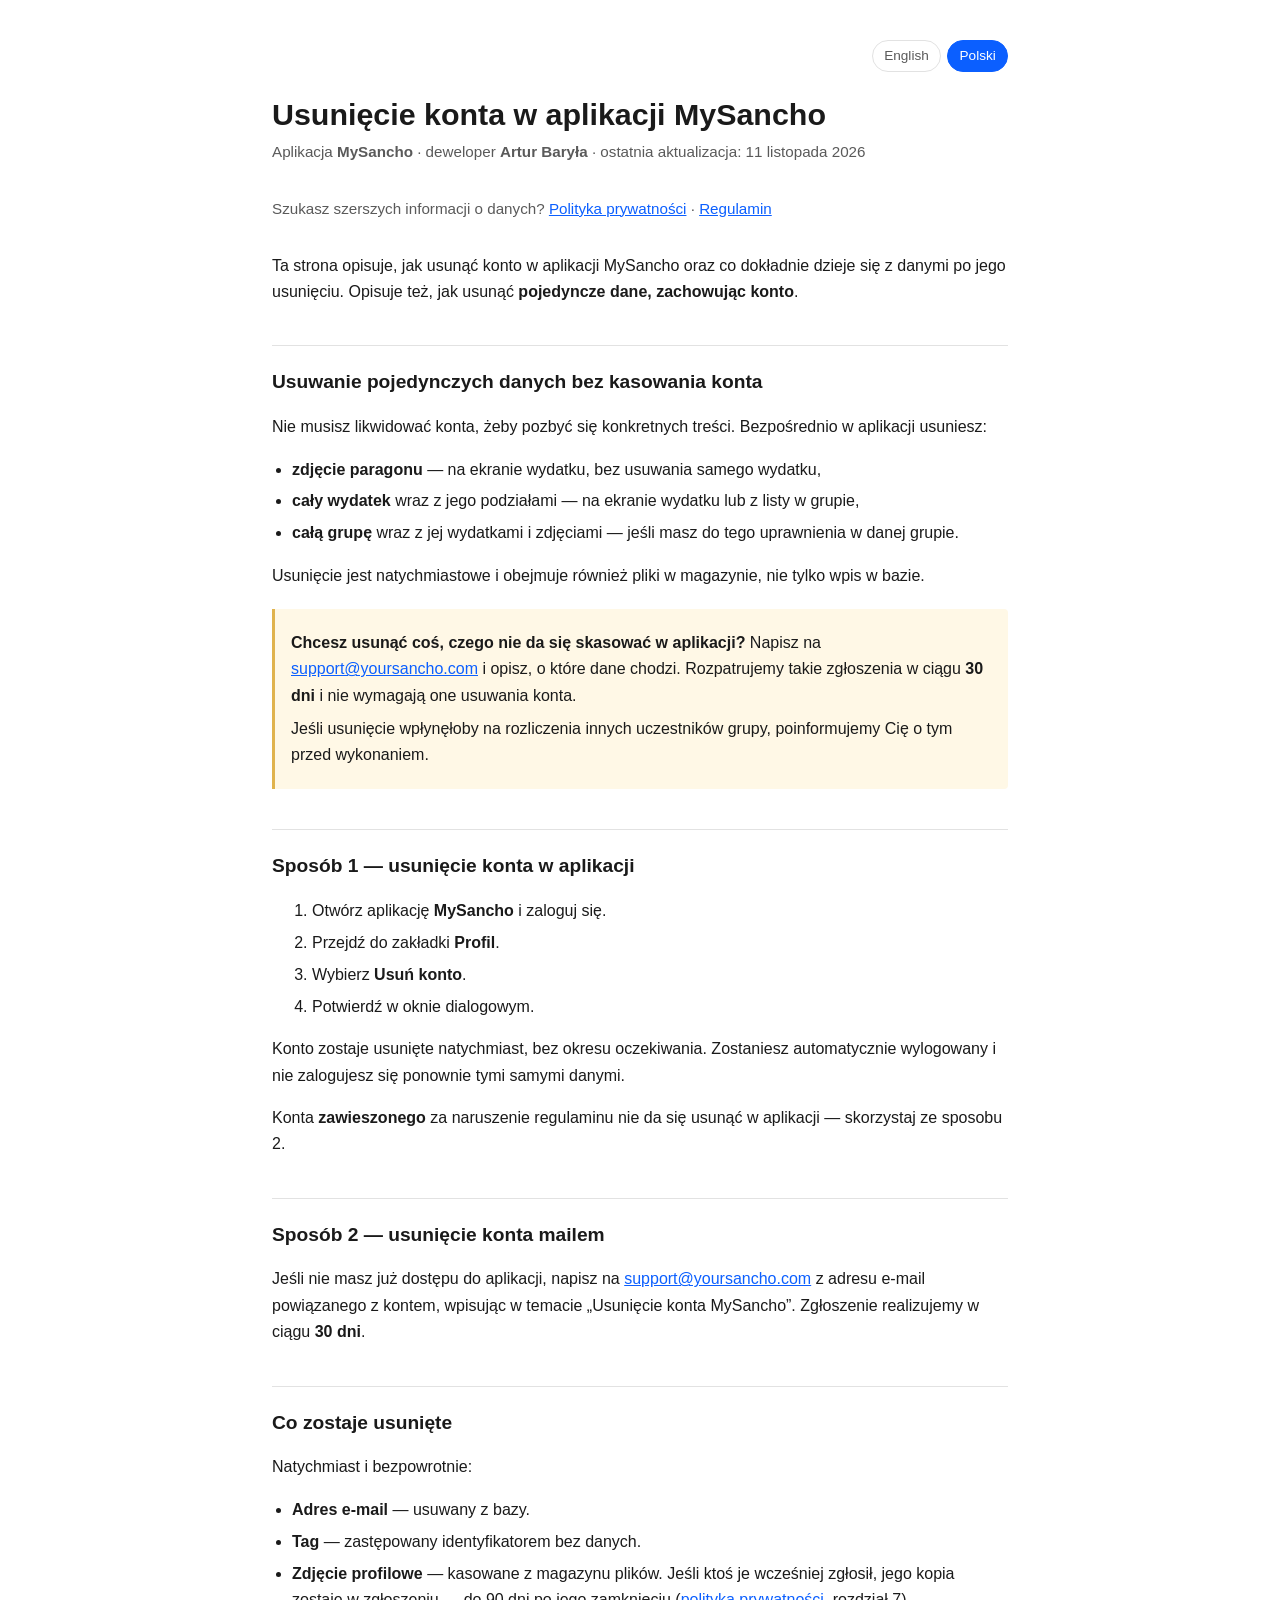
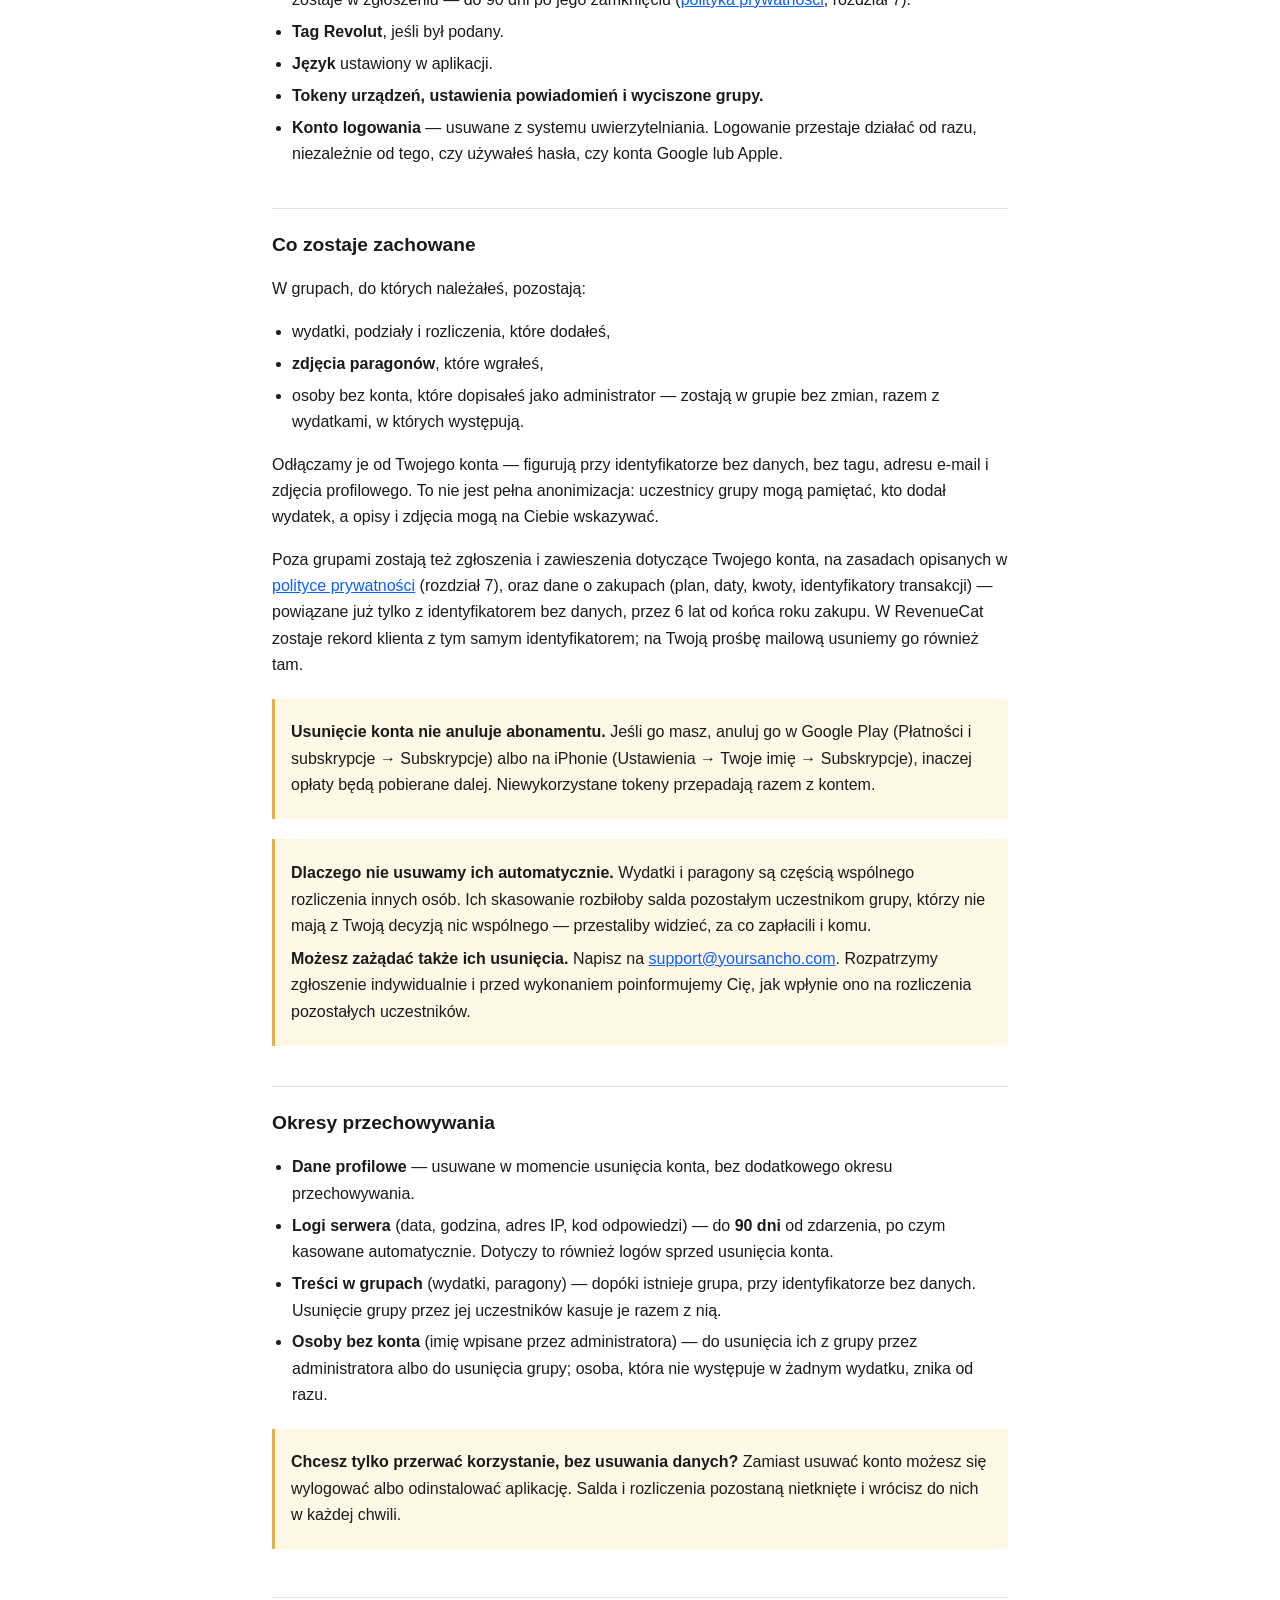
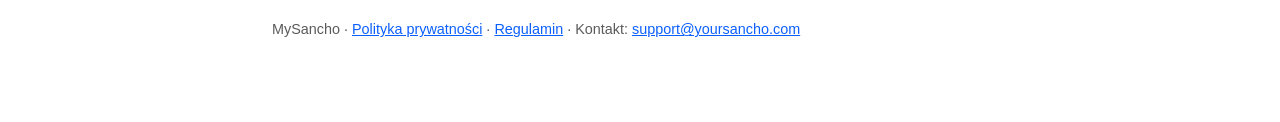
<file: deletion.html>
<!doctype html>
<html lang="pl">
<head>
<meta charset="utf-8">
<meta name="viewport" content="width=device-width, initial-scale=1">
<title>Usunięcie konta — MySancho</title>
<link rel="canonical" href="https://arturbaryla.github.io/mysancho-legal/deletion.html">
<link rel="alternate" hreflang="en" href="https://arturbaryla.github.io/mysancho-legal/deletion-en.html">
<link rel="alternate" hreflang="pl" href="https://arturbaryla.github.io/mysancho-legal/deletion.html">
<link rel="alternate" hreflang="x-default" href="https://arturbaryla.github.io/mysancho-legal/deletion-en.html">
<link rel="stylesheet" href="style.css">
</head>
<body>
<main>

<nav class="langbar" aria-label="Wybór języka">
  <a href="deletion-en.html" hreflang="en">English</a>
  <a href="deletion.html" aria-current="page">Polski</a>
</nav>

<h1>Usunięcie konta w aplikacji MySancho</h1>
<p class="sub">Aplikacja <strong>MySancho</strong> · deweloper <strong>Artur Baryła</strong> · ostatnia aktualizacja: 11 listopada 2026</p>
<p class="docnav">Szukasz szerszych informacji o danych? <a href="./">Polityka prywatności</a> · <a href="terms.html">Regulamin</a></p>

<p>Ta strona opisuje, jak usunąć konto w aplikacji MySancho oraz co dokładnie dzieje się z danymi
po jego usunięciu. Opisuje też, jak usunąć <strong>pojedyncze dane, zachowując konto</strong>.</p>

<h2>Usuwanie pojedynczych danych bez kasowania konta</h2>

<p>Nie musisz likwidować konta, żeby pozbyć się konkretnych treści. Bezpośrednio w aplikacji
usuniesz:</p>

<ul>
  <li><strong>zdjęcie paragonu</strong> — na ekranie wydatku, bez usuwania samego wydatku,</li>
  <li><strong>cały wydatek</strong> wraz z jego podziałami — na ekranie wydatku lub z listy w grupie,</li>
  <li><strong>całą grupę</strong> wraz z jej wydatkami i zdjęciami — jeśli masz do tego uprawnienia
  w danej grupie.</li>
</ul>

<p>Usunięcie jest natychmiastowe i obejmuje również pliki w magazynie, nie tylko wpis w bazie.</p>

<div class="note">
  <p><strong>Chcesz usunąć coś, czego nie da się skasować w aplikacji?</strong> Napisz na
  <a href="mailto:support@yoursancho.com">support@yoursancho.com</a> i opisz, o które dane chodzi.
  Rozpatrujemy takie zgłoszenia w ciągu <strong>30 dni</strong> i nie wymagają one usuwania konta.</p>
  <p>Jeśli usunięcie wpłynęłoby na rozliczenia innych uczestników grupy, poinformujemy Cię o tym
  przed wykonaniem.</p>
</div>

<h2>Sposób 1 — usunięcie konta w aplikacji</h2>

<ol>
  <li>Otwórz aplikację <strong>MySancho</strong> i zaloguj się.</li>
  <li>Przejdź do zakładki <strong>Profil</strong>.</li>
  <li>Wybierz <strong>Usuń konto</strong>.</li>
  <li>Potwierdź w oknie dialogowym.</li>
</ol>

<p>Konto zostaje usunięte natychmiast, bez okresu oczekiwania. Zostaniesz automatycznie wylogowany
i nie zalogujesz się ponownie tymi samymi danymi.</p>

<p>Konta <strong>zawieszonego</strong> za naruszenie regulaminu nie da się usunąć w aplikacji —
skorzystaj ze sposobu 2.</p>

<h2>Sposób 2 — usunięcie konta mailem</h2>

<p>Jeśli nie masz już dostępu do aplikacji, napisz na
<a href="mailto:support@yoursancho.com">support@yoursancho.com</a> z adresu e-mail powiązanego z kontem,
wpisując w temacie „Usunięcie konta MySancho”. Zgłoszenie realizujemy w ciągu <strong>30 dni</strong>.</p>

<h2>Co zostaje usunięte</h2>

<p>Natychmiast i bezpowrotnie:</p>
<ul>
  <li><strong>Adres e-mail</strong> — usuwany z bazy.</li>
  <li><strong>Tag</strong> — zastępowany identyfikatorem bez danych.</li>
  <li><strong>Zdjęcie profilowe</strong> — kasowane z magazynu plików. Jeśli ktoś je wcześniej
  zgłosił, jego kopia zostaje w zgłoszeniu — do 90 dni po jego zamknięciu
  (<a href="./">polityka prywatności</a>, rozdział 7).</li>
  <li><strong>Tag Revolut</strong>, jeśli był podany.</li>
  <li><strong>Język</strong> ustawiony w aplikacji.</li>
  <li><strong>Tokeny urządzeń, ustawienia powiadomień i wyciszone grupy.</strong></li>
  <li><strong>Konto logowania</strong> — usuwane z systemu uwierzytelniania. Logowanie przestaje
  działać od razu, niezależnie od tego, czy używałeś hasła, czy konta Google lub Apple.</li>
</ul>

<h2>Co zostaje zachowane</h2>

<p>W grupach, do których należałeś, pozostają:</p>
<ul>
  <li>wydatki, podziały i rozliczenia, które dodałeś,</li>
  <li><strong>zdjęcia paragonów</strong>, które wgrałeś,</li>
  <li>osoby bez konta, które dopisałeś jako administrator — zostają w grupie bez zmian, razem
  z wydatkami, w których występują.</li>
</ul>

<p>Odłączamy je od Twojego konta — figurują przy identyfikatorze bez danych, bez tagu, adresu
e-mail i zdjęcia profilowego. To nie jest pełna anonimizacja: uczestnicy grupy mogą pamiętać, kto
dodał wydatek, a opisy i zdjęcia mogą na Ciebie wskazywać.</p>

<p>Poza grupami zostają też zgłoszenia i zawieszenia dotyczące Twojego konta, na zasadach
opisanych w <a href="./">polityce prywatności</a> (rozdział 7), oraz dane o zakupach (plan, daty,
kwoty, identyfikatory transakcji) — powiązane już tylko z identyfikatorem bez danych, przez 6 lat
od końca roku zakupu. W RevenueCat zostaje rekord klienta z tym samym
identyfikatorem; na Twoją prośbę mailową usuniemy go również tam.</p>

<div class="note">
  <p><strong>Usunięcie konta nie anuluje abonamentu.</strong> Jeśli go masz, anuluj go w Google Play
  (Płatności i subskrypcje → Subskrypcje) albo na iPhonie (Ustawienia → Twoje imię → Subskrypcje), inaczej opłaty będą pobierane dalej. Niewykorzystane
  tokeny przepadają razem z kontem.</p>
</div>

<div class="note">
  <p><strong>Dlaczego nie usuwamy ich automatycznie.</strong> Wydatki i paragony są częścią
  wspólnego rozliczenia innych osób. Ich skasowanie rozbiłoby salda pozostałym uczestnikom grupy,
  którzy nie mają z Twoją decyzją nic wspólnego — przestaliby widzieć, za co zapłacili i komu.</p>
  <p><strong>Możesz zażądać także ich usunięcia.</strong> Napisz na
  <a href="mailto:support@yoursancho.com">support@yoursancho.com</a>. Rozpatrzymy zgłoszenie indywidualnie
  i przed wykonaniem poinformujemy Cię, jak wpłynie ono na rozliczenia pozostałych uczestników.</p>
</div>

<h2>Okresy przechowywania</h2>

<ul>
  <li><strong>Dane profilowe</strong> — usuwane w momencie usunięcia konta, bez dodatkowego okresu
  przechowywania.</li>
  <li><strong>Logi serwera</strong> (data, godzina, adres IP, kod odpowiedzi) — do <strong>90 dni</strong>
  od zdarzenia, po czym kasowane automatycznie. Dotyczy to również logów sprzed usunięcia konta.</li>
  <li><strong>Treści w grupach</strong> (wydatki, paragony) — dopóki istnieje grupa, przy
  identyfikatorze bez danych. Usunięcie grupy przez jej uczestników kasuje je razem z nią.</li>
  <li><strong>Osoby bez konta</strong> (imię wpisane przez administratora) — do usunięcia ich z grupy
  przez administratora albo do usunięcia grupy; osoba, która nie występuje w żadnym wydatku,
  znika od razu.</li>
</ul>

<div class="note">
  <p><strong>Chcesz tylko przerwać korzystanie, bez usuwania danych?</strong> Zamiast usuwać konto
  możesz się wylogować albo odinstalować aplikację. Salda i rozliczenia pozostaną nietknięte
  i wrócisz do nich w każdej chwili.</p>
</div>

<footer>
  MySancho · <a href="./">Polityka prywatności</a> · <a href="terms.html">Regulamin</a> ·
  Kontakt: <a href="mailto:support@yoursancho.com">support@yoursancho.com</a>
</footer>

</main>
</body>
</html>
</file>
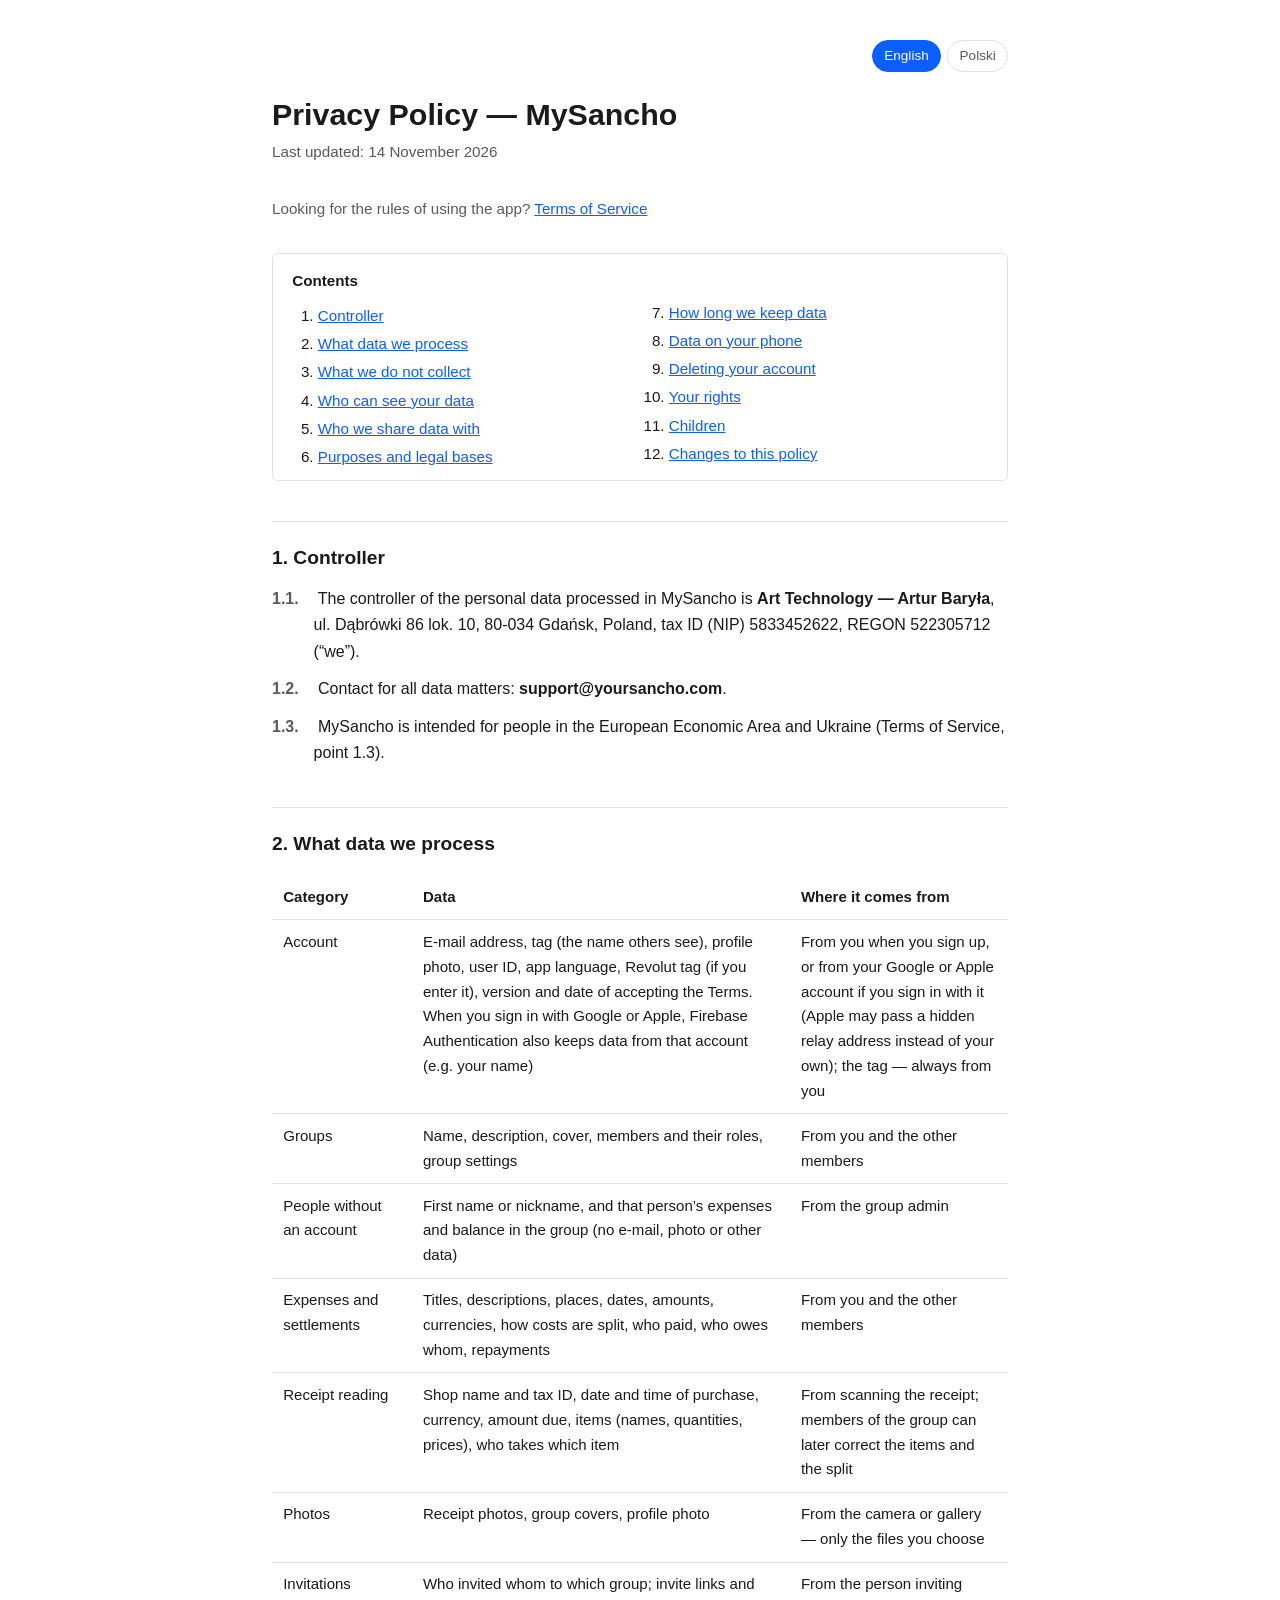
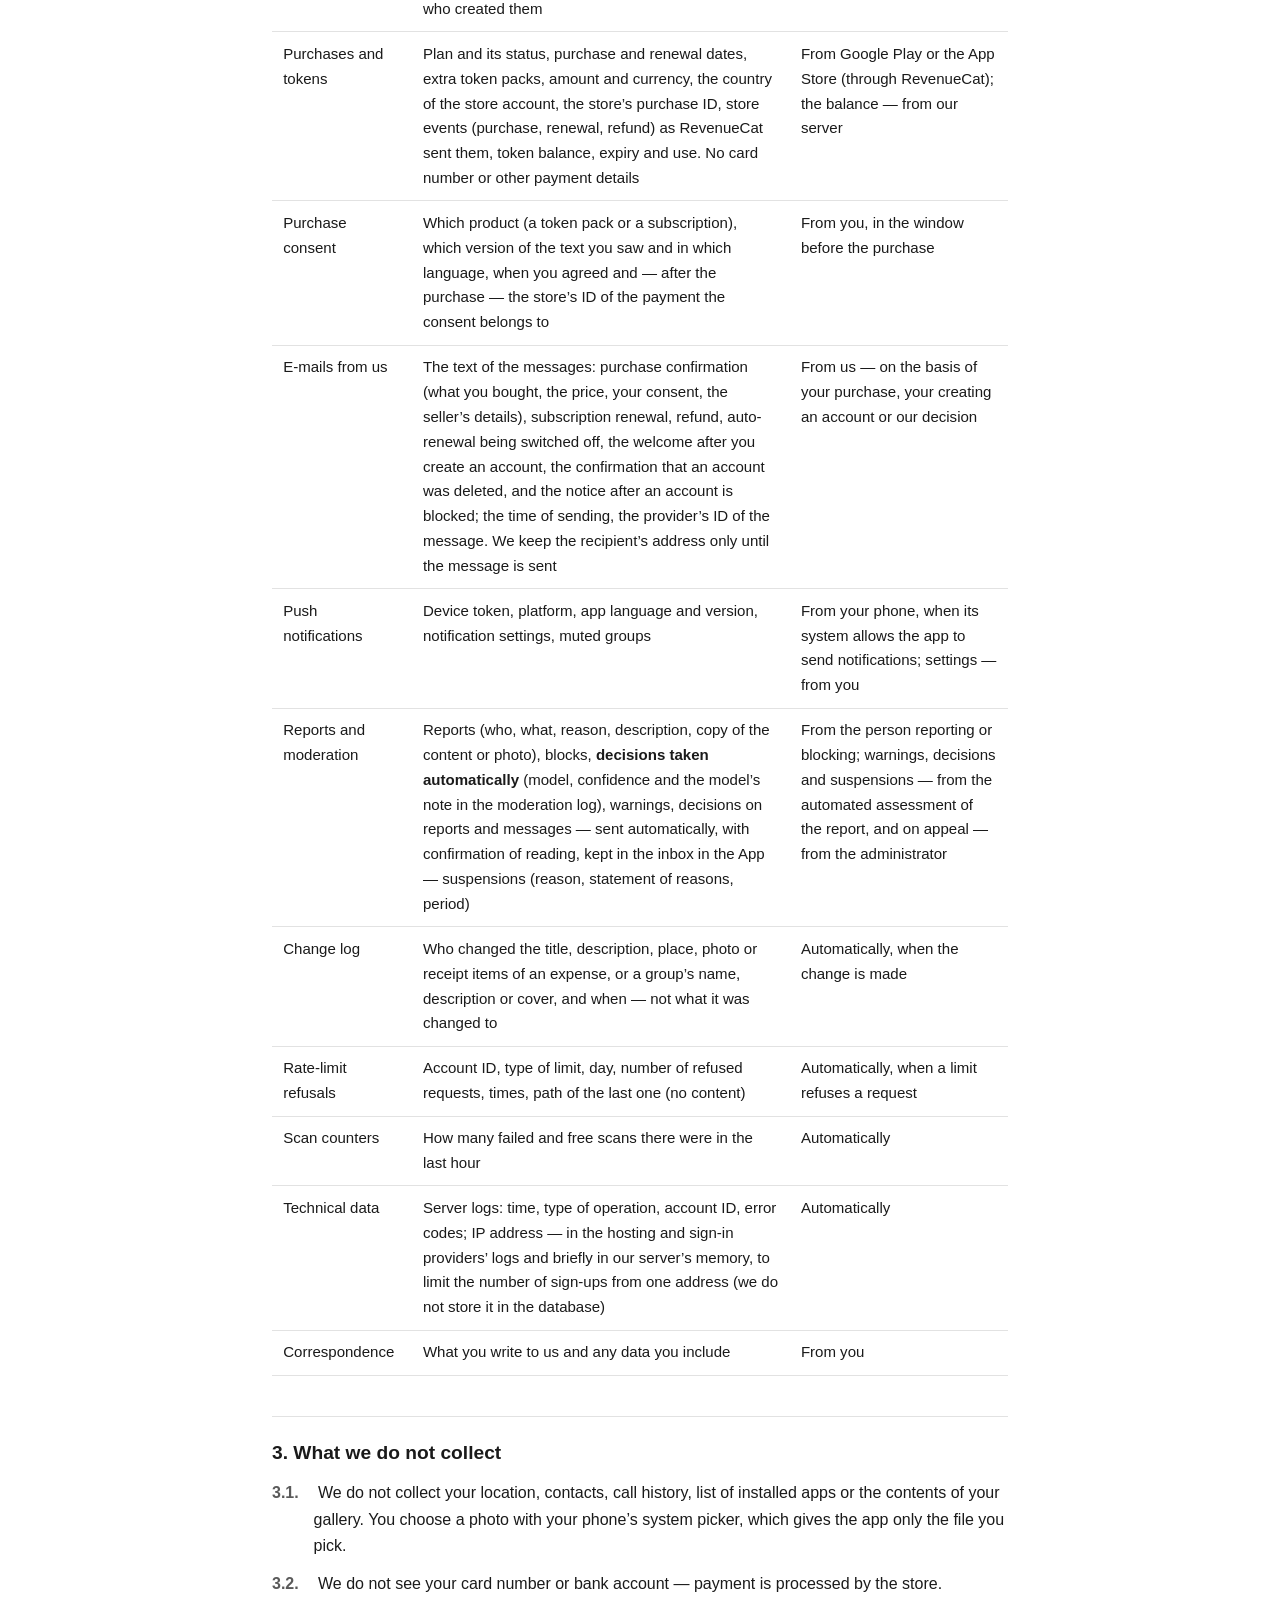
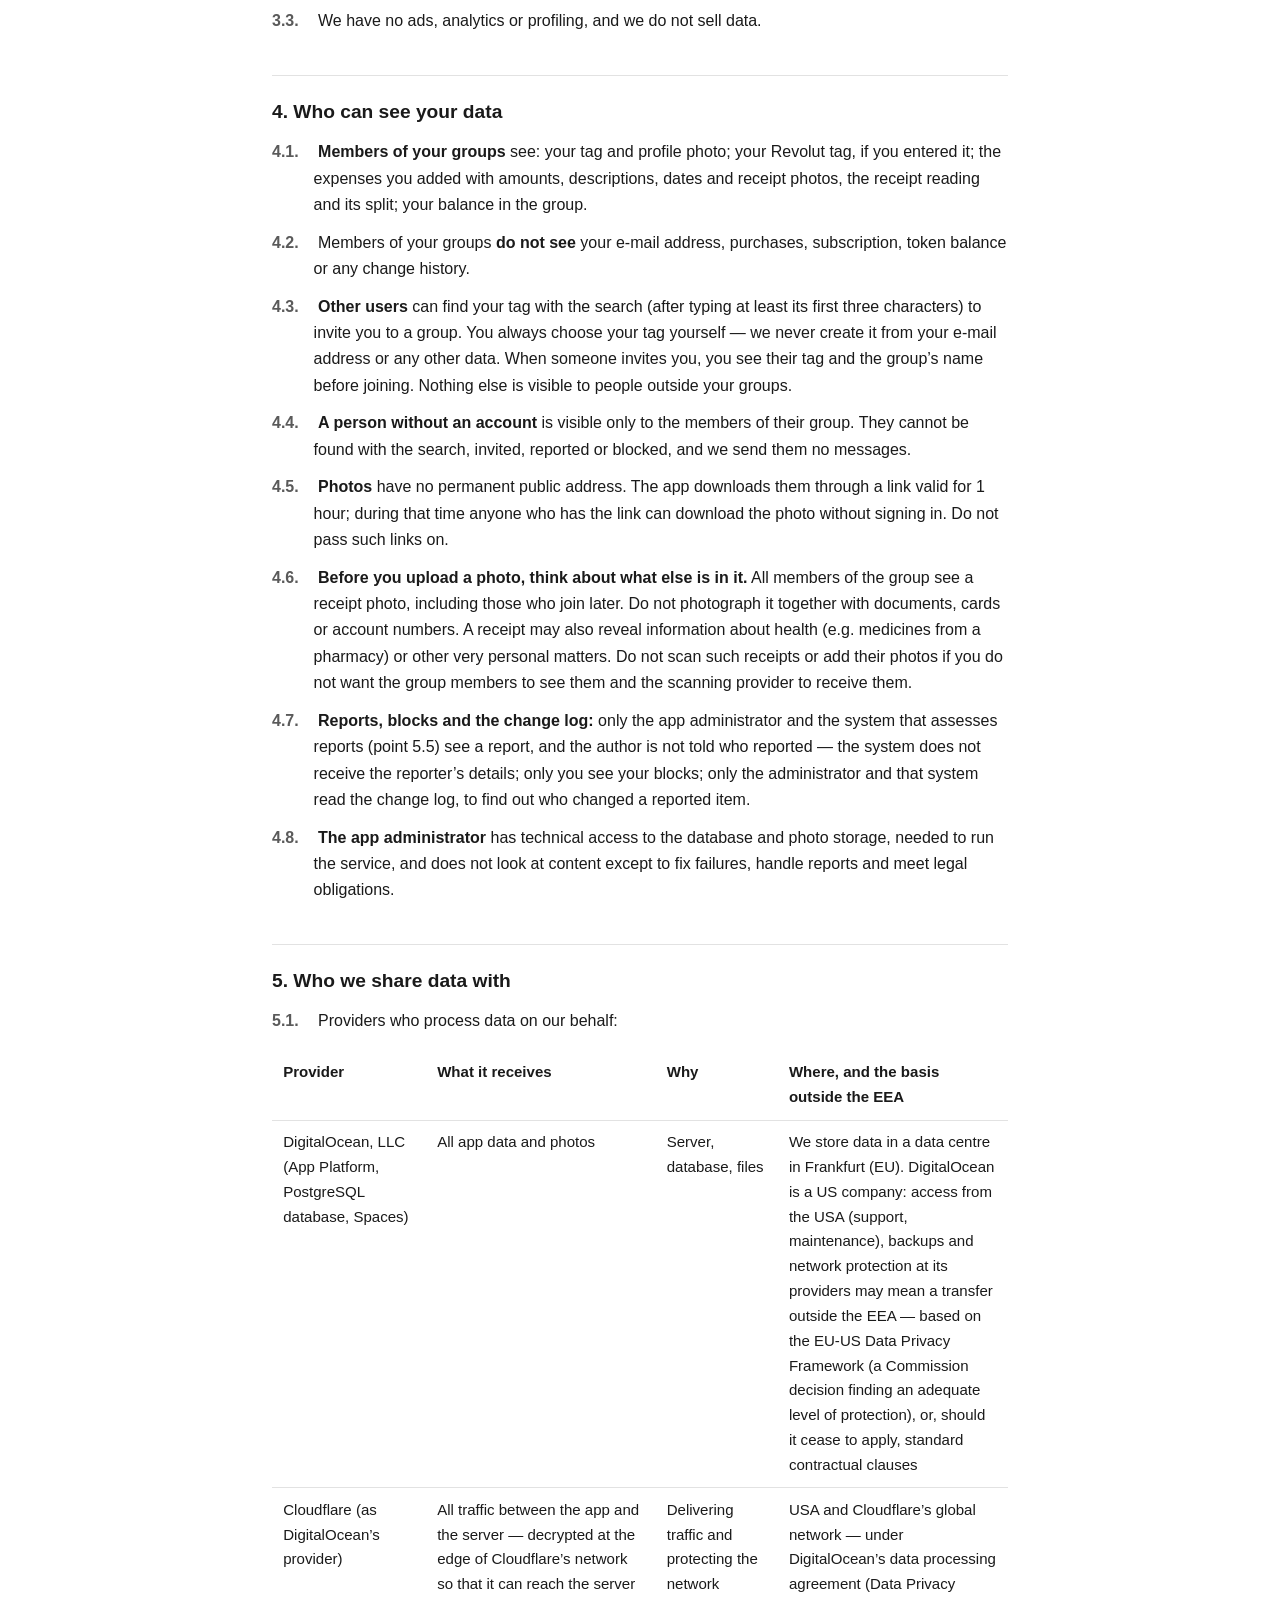
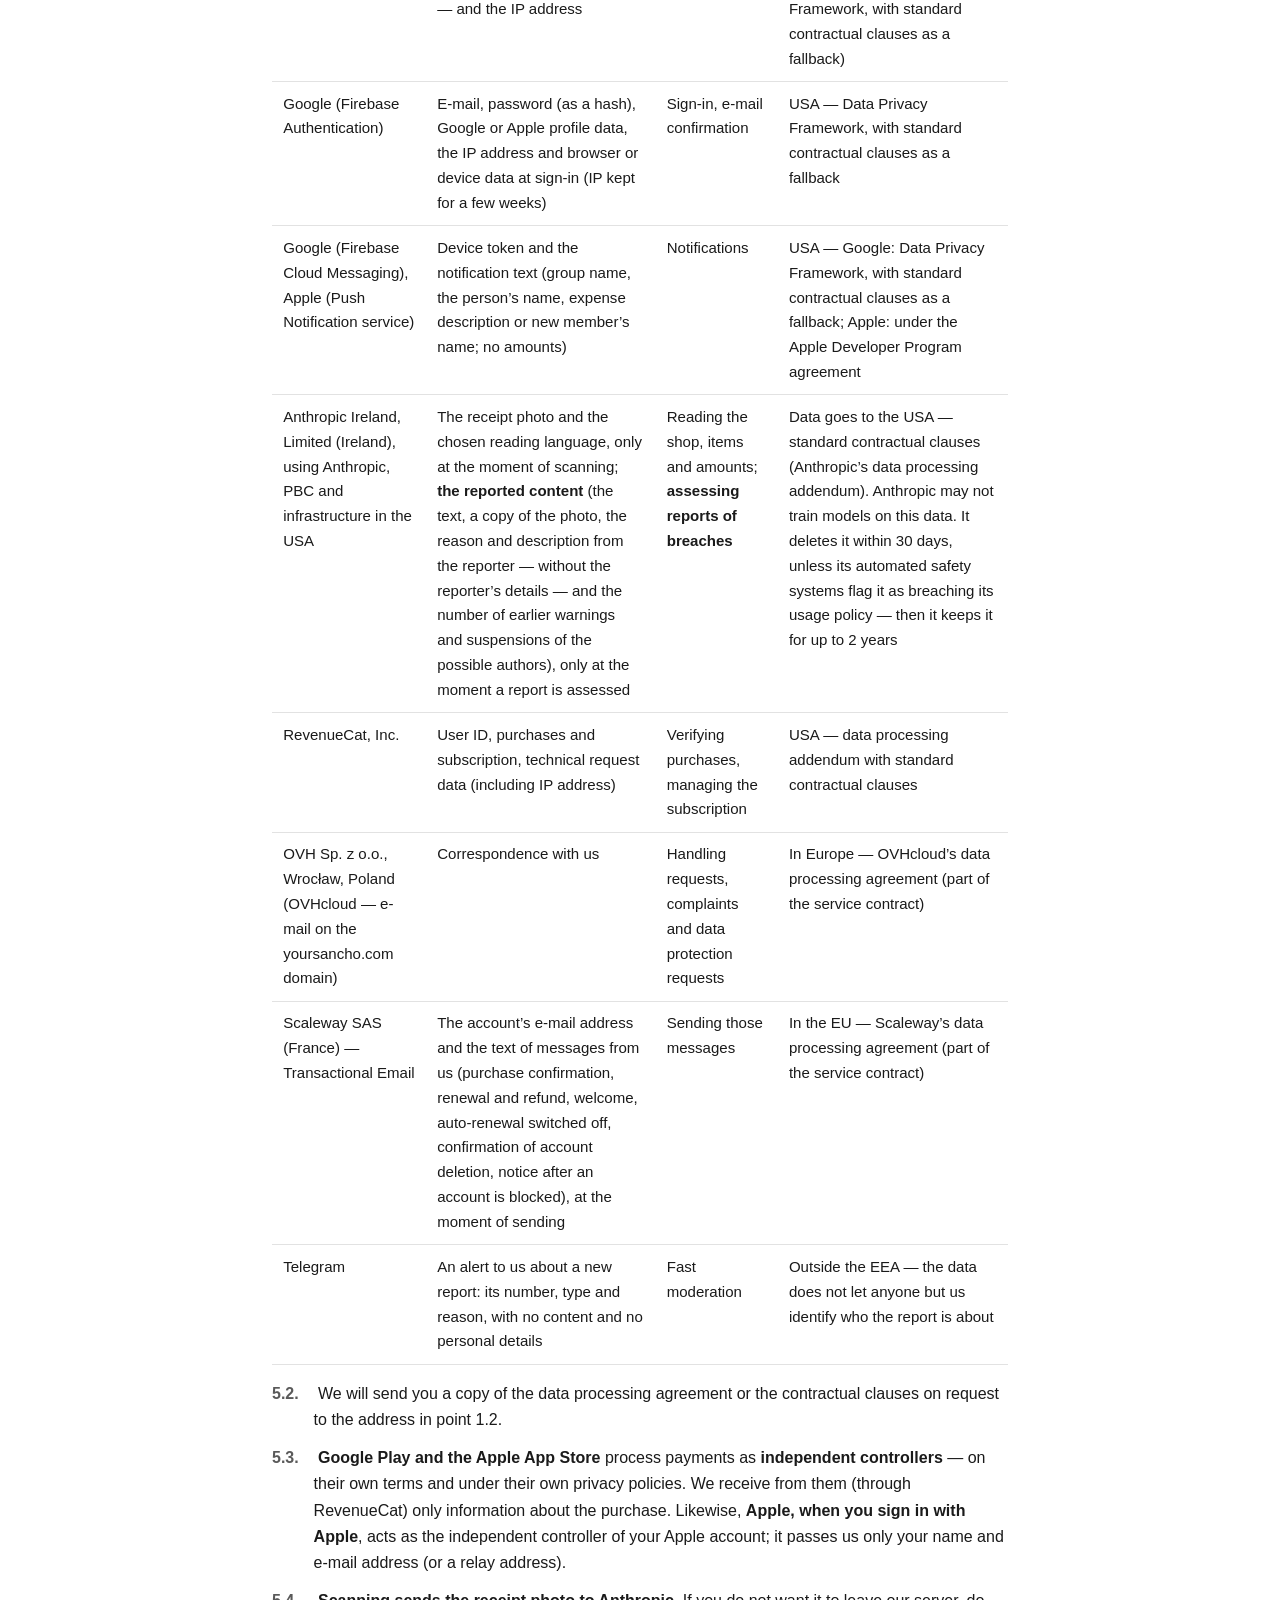
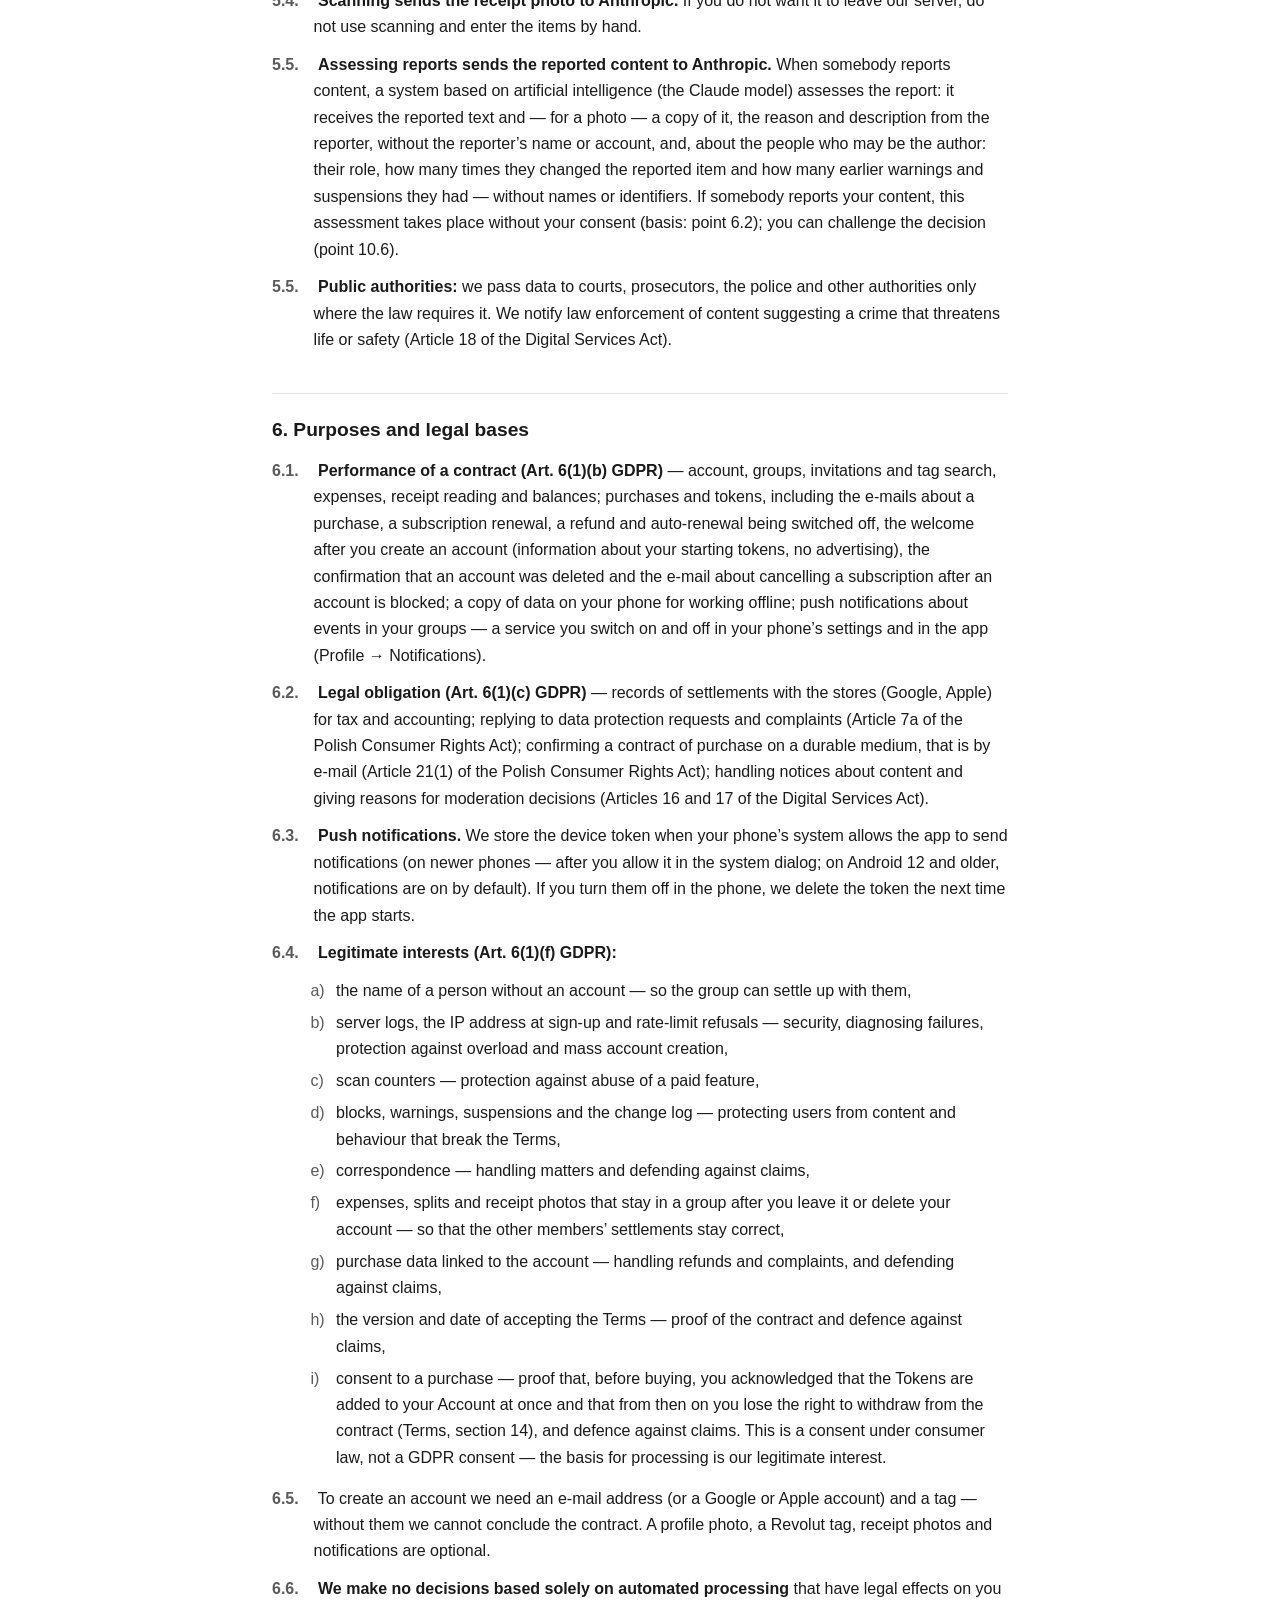
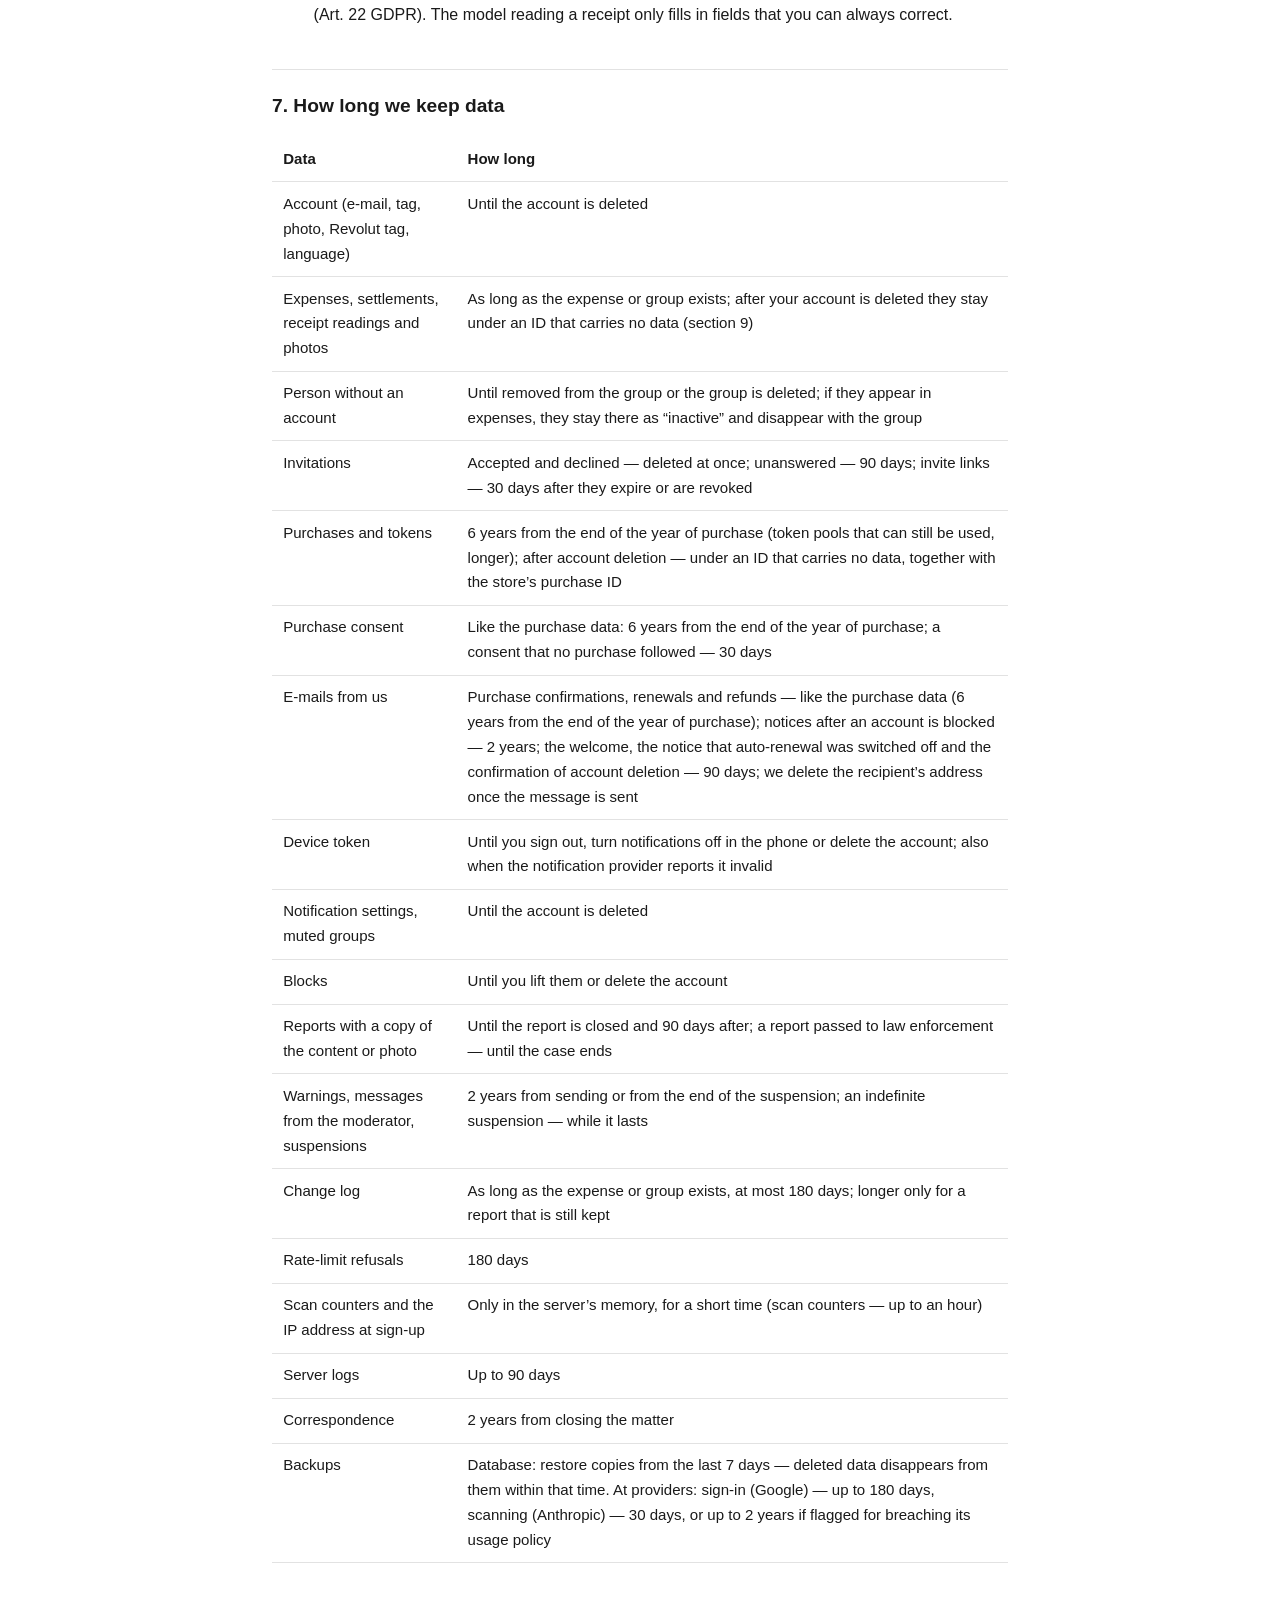
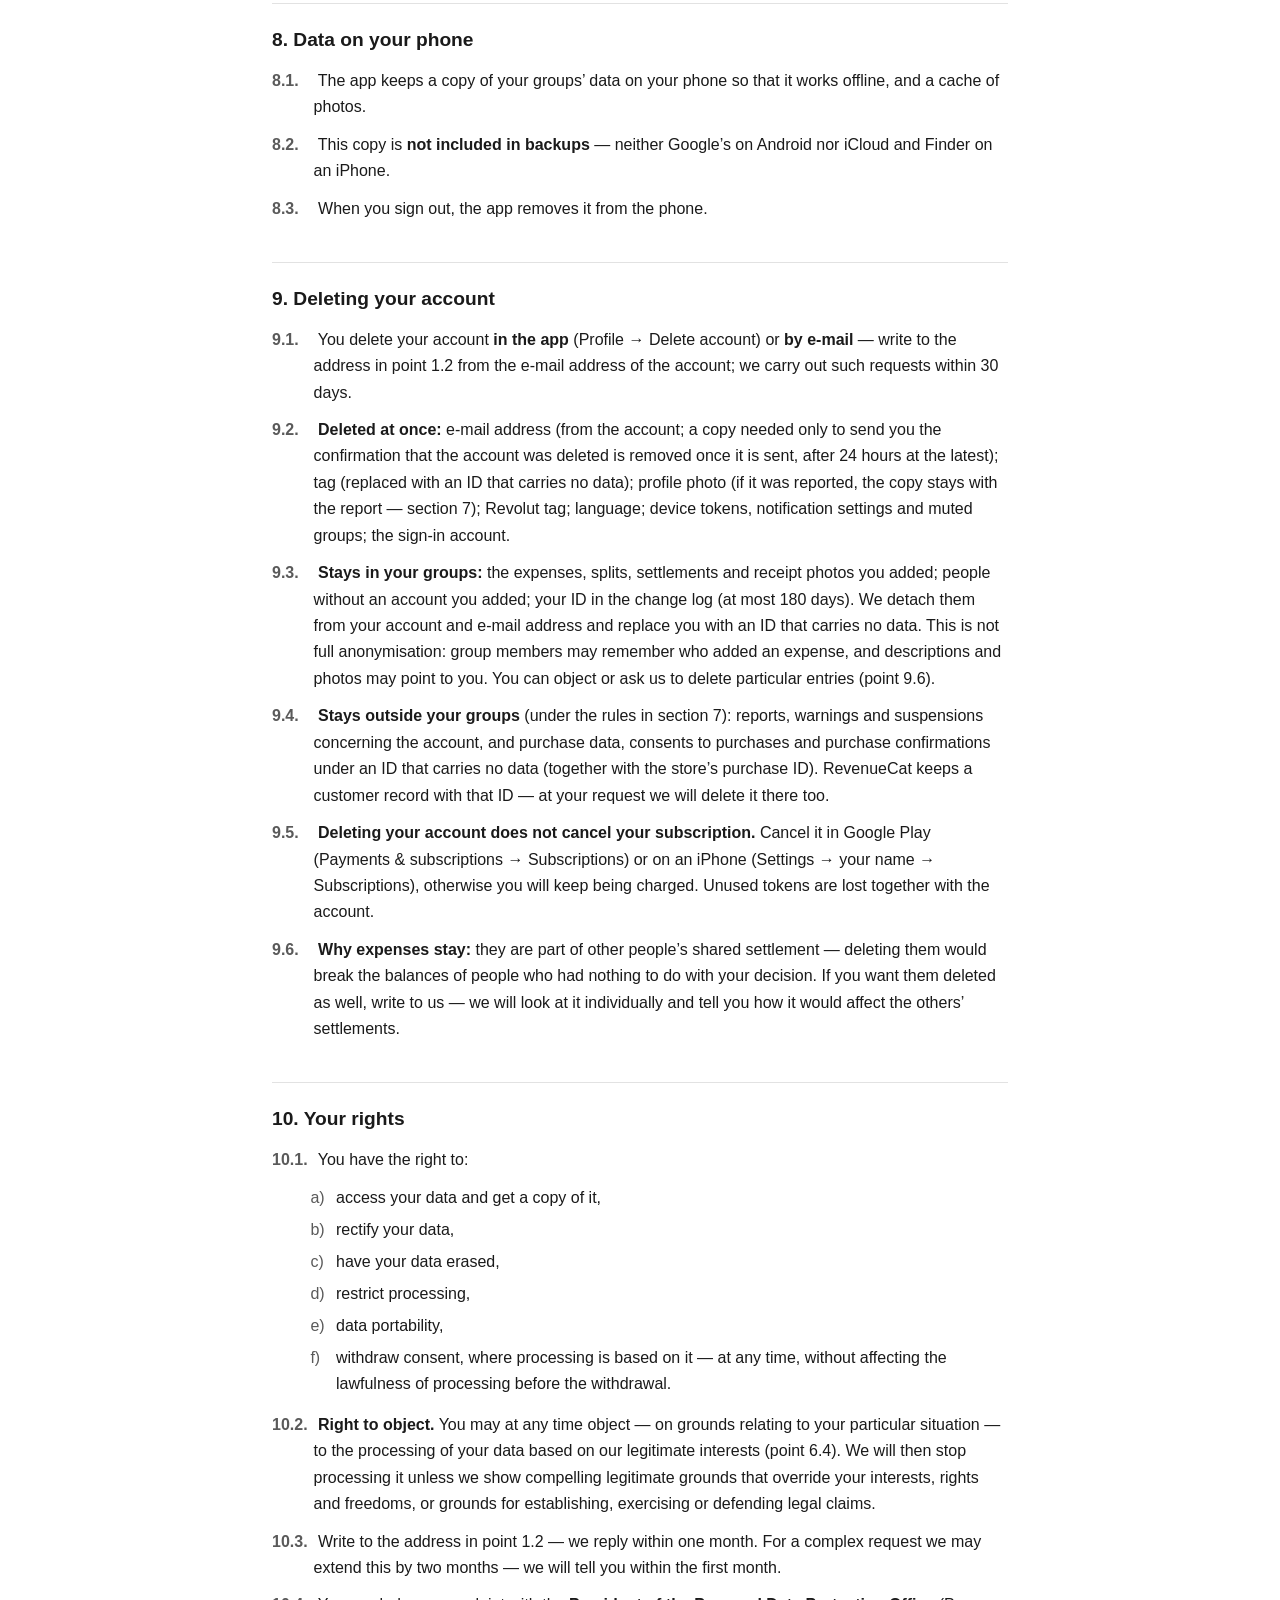
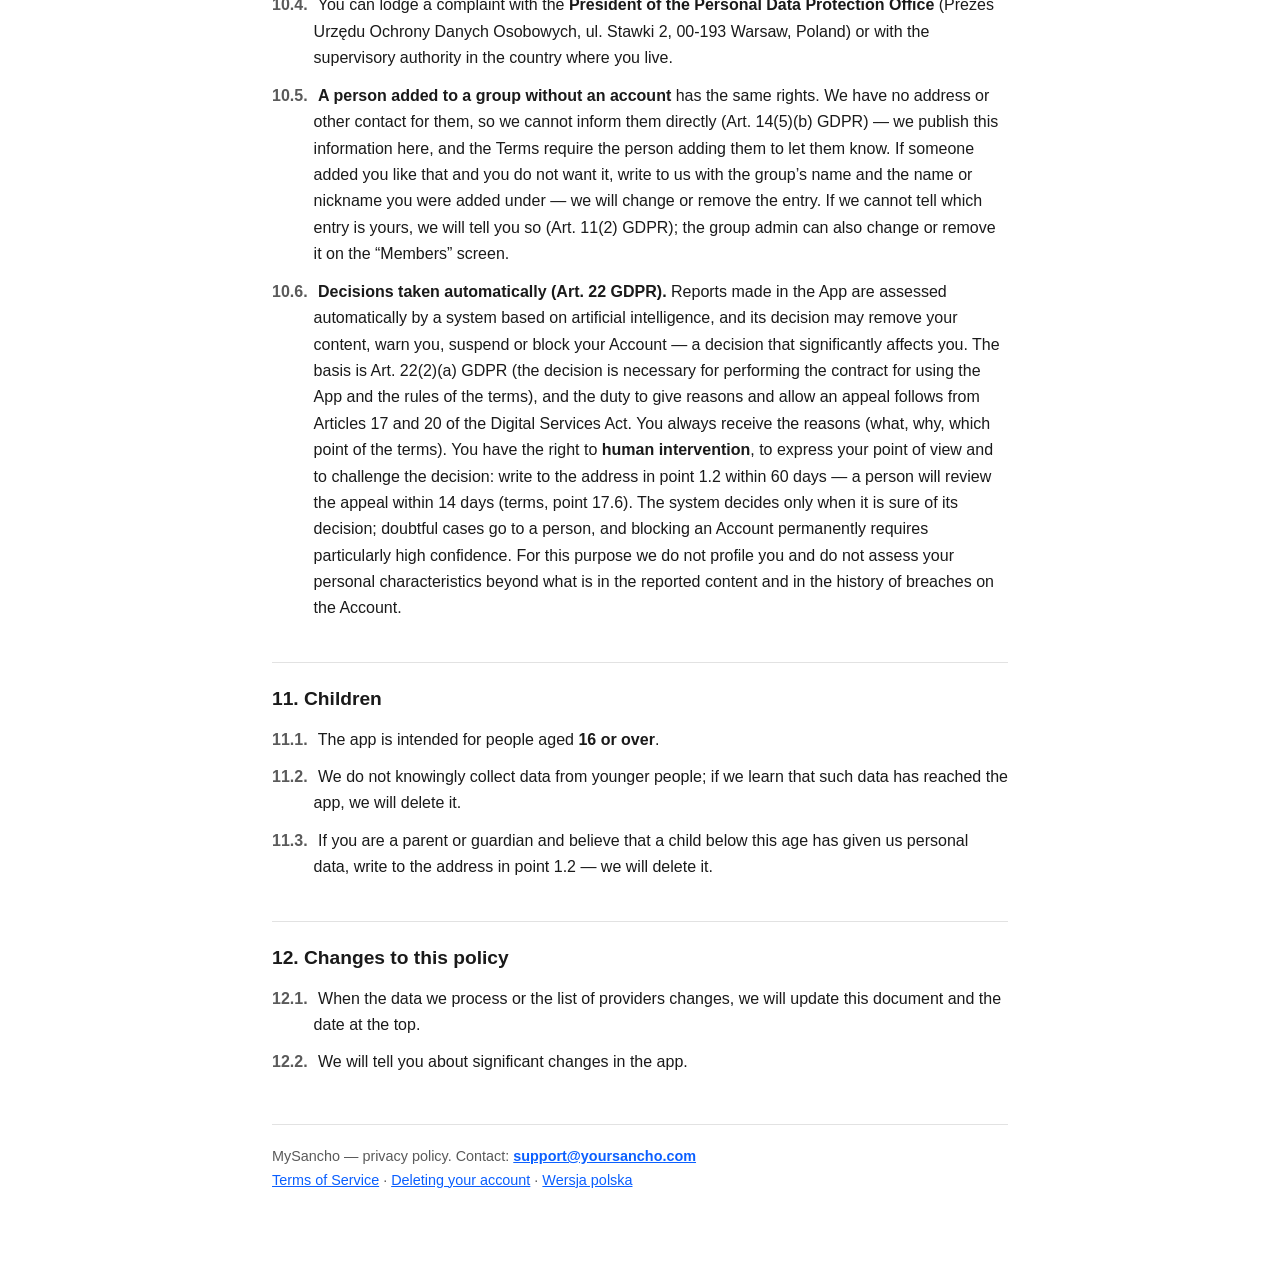
<file: privacy-en.html>
<!doctype html>
<html lang="en">
<head>
<meta charset="utf-8">
<meta name="viewport" content="width=device-width, initial-scale=1">
<title>Privacy Policy — MySancho</title>
<meta name="description" content="Privacy policy of the MySancho app: what data we process, why, who we share it with and how long we keep it.">
<link rel="canonical" href="https://arturbaryla.github.io/mysancho-legal/privacy-en.html">
<link rel="alternate" hreflang="en" href="https://arturbaryla.github.io/mysancho-legal/privacy-en.html">
<link rel="alternate" hreflang="pl" href="https://arturbaryla.github.io/mysancho-legal/">
<link rel="alternate" hreflang="x-default" href="https://arturbaryla.github.io/mysancho-legal/privacy-en.html">
<link rel="stylesheet" href="style.css">
</head>
<body>
<main>

<nav class="langbar" aria-label="Language">
  <a href="privacy-en.html" aria-current="page">English</a>
  <a href="./" hreflang="pl">Polski</a>
</nav>

<h1>Privacy Policy — MySancho</h1>
<p class="sub">Last updated: 14 November 2026</p>
<p class="docnav">Looking for the rules of using the app? <a href="terms-en.html">Terms of Service</a></p>

<nav class="toc" aria-label="Contents">
<p class="toc-title">Contents</p>
<ol>
  <li><a href="#1-controller">Controller</a></li>
  <li><a href="#2-what-data-we-process">What data we process</a></li>
  <li><a href="#3-what-we-do-not-collect">What we do not collect</a></li>
  <li><a href="#4-who-can-see-your-data">Who can see your data</a></li>
  <li><a href="#5-who-we-share-data-with">Who we share data with</a></li>
  <li><a href="#6-purposes-and-legal-bases">Purposes and legal bases</a></li>
  <li><a href="#7-how-long-we-keep-data">How long we keep data</a></li>
  <li><a href="#8-data-on-your-phone">Data on your phone</a></li>
  <li><a href="#9-deleting-your-account">Deleting your account</a></li>
  <li><a href="#10-your-rights">Your rights</a></li>
  <li><a href="#11-children">Children</a></li>
  <li><a href="#12-changes-to-this-policy">Changes to this policy</a></li>
</ol>
</nav>

<h2 id="1-controller">1. Controller</h2>

<p class="pt" id="p1-1"><span class="no">1.1.</span> The controller of the personal data processed in MySancho is <strong>Art Technology — Artur Baryła</strong>, ul. Dąbrówki 86 lok. 10, 80-034 Gdańsk, Poland, tax ID (NIP) 5833452622, REGON 522305712 (“we”).</p>

<p class="pt" id="p1-2"><span class="no">1.2.</span> Contact for all data matters: <strong>support@yoursancho.com</strong>.</p>

<p class="pt" id="p1-3"><span class="no">1.3.</span> MySancho is intended for people in the European Economic Area and Ukraine (Terms of Service, point 1.3).</p>

<h2 id="2-what-data-we-process">2. What data we process</h2>

<div class="table-wrap">
<table>
  <thead>
    <tr><th>Category</th><th>Data</th><th>Where it comes from</th></tr>
  </thead>
  <tbody>
    <tr><td>Account</td><td>E-mail address, tag (the name others see), profile photo, user ID, app language, Revolut tag (if you enter it), version and date of accepting the Terms. When you sign in with Google or Apple, Firebase Authentication also keeps data from that account (e.g. your name)</td><td>From you when you sign up, or from your Google or Apple account if you sign in with it (Apple may pass a hidden relay address instead of your own); the tag — always from you</td></tr>
    <tr><td>Groups</td><td>Name, description, cover, members and their roles, group settings</td><td>From you and the other members</td></tr>
    <tr><td>People without an account</td><td>First name or nickname, and that person’s expenses and balance in the group (no e-mail, photo or other data)</td><td>From the group admin</td></tr>
    <tr><td>Expenses and settlements</td><td>Titles, descriptions, places, dates, amounts, currencies, how costs are split, who paid, who owes whom, repayments</td><td>From you and the other members</td></tr>
    <tr><td>Receipt reading</td><td>Shop name and tax ID, date and time of purchase, currency, amount due, items (names, quantities, prices), who takes which item</td><td>From scanning the receipt; members of the group can later correct the items and the split</td></tr>
    <tr><td>Photos</td><td>Receipt photos, group covers, profile photo</td><td>From the camera or gallery — only the files you choose</td></tr>
    <tr><td>Invitations</td><td>Who invited whom to which group; invite links and who created them</td><td>From the person inviting</td></tr>
    <tr><td>Purchases and tokens</td><td>Plan and its status, purchase and renewal dates, extra token packs, amount and currency, the country of the store account, the store’s purchase ID, store events (purchase, renewal, refund) as RevenueCat sent them, token balance, expiry and use. No card number or other payment details</td><td>From Google Play or the App Store (through RevenueCat); the balance — from our server</td></tr>
    <tr><td>Purchase consent</td><td>Which product (a token pack or a subscription), which version of the text you saw and in which language, when you agreed and — after the purchase — the store’s ID of the payment the consent belongs to</td><td>From you, in the window before the purchase</td></tr>
    <tr><td>E-mails from us</td><td>The text of the messages: purchase confirmation (what you bought, the price, your consent, the seller’s details), subscription renewal, refund, auto-renewal being switched off, the welcome after you create an account, the confirmation that an account was deleted, and the notice after an account is blocked; the time of sending, the provider’s ID of the message. We keep the recipient’s address only until the message is sent</td><td>From us — on the basis of your purchase, your creating an account or our decision</td></tr>
    <tr><td>Push notifications</td><td>Device token, platform, app language and version, notification settings, muted groups</td><td>From your phone, when its system allows the app to send notifications; settings — from you</td></tr>
    <tr><td>Reports and moderation</td><td>Reports (who, what, reason, description, copy of the content or photo), blocks, <strong>decisions taken automatically</strong> (model, confidence and the model’s note in the moderation log), warnings, decisions on reports and messages — sent automatically, with confirmation of reading, kept in the inbox in the App — suspensions (reason, statement of reasons, period)</td><td>From the person reporting or blocking; warnings, decisions and suspensions — from the automated assessment of the report, and on appeal — from the administrator</td></tr>
    <tr><td>Change log</td><td>Who changed the title, description, place, photo or receipt items of an expense, or a group’s name, description or cover, and when — not what it was changed to</td><td>Automatically, when the change is made</td></tr>
    <tr><td>Rate-limit refusals</td><td>Account ID, type of limit, day, number of refused requests, times, path of the last one (no content)</td><td>Automatically, when a limit refuses a request</td></tr>
    <tr><td>Scan counters</td><td>How many failed and free scans there were in the last hour</td><td>Automatically</td></tr>
    <tr><td>Technical data</td><td>Server logs: time, type of operation, account ID, error codes; IP address — in the hosting and sign-in providers’ logs and briefly in our server’s memory, to limit the number of sign-ups from one address (we do not store it in the database)</td><td>Automatically</td></tr>
    <tr><td>Correspondence</td><td>What you write to us and any data you include</td><td>From you</td></tr>
  </tbody>
</table>
</div>

<h2 id="3-what-we-do-not-collect">3. What we do not collect</h2>

<p class="pt" id="p3-1"><span class="no">3.1.</span> We do not collect your location, contacts, call history, list of installed apps or the contents of your gallery. You choose a photo with your phone’s system picker, which gives the app only the file you pick.</p>

<p class="pt" id="p3-2"><span class="no">3.2.</span> We do not see your card number or bank account — payment is processed by the store.</p>

<p class="pt" id="p3-3"><span class="no">3.3.</span> We have no ads, analytics or profiling, and we do not sell data.</p>

<h2 id="4-who-can-see-your-data">4. Who can see your data</h2>

<p class="pt" id="p4-1"><span class="no">4.1.</span> <strong>Members of your groups</strong> see: your tag and profile photo; your Revolut tag, if you entered it; the expenses you added with amounts, descriptions, dates and receipt photos, the receipt reading and its split; your balance in the group.</p>

<p class="pt" id="p4-2"><span class="no">4.2.</span> Members of your groups <strong>do not see</strong> your e-mail address, purchases, subscription, token balance or any change history.</p>

<p class="pt" id="p4-3"><span class="no">4.3.</span> <strong>Other users</strong> can find your tag with the search (after typing at least its first three characters) to invite you to a group. You always choose your tag yourself — we never create it from your e-mail address or any other data. When someone invites you, you see their tag and the group’s name before joining. Nothing else is visible to people outside your groups.</p>

<p class="pt" id="p4-4"><span class="no">4.4.</span> <strong>A person without an account</strong> is visible only to the members of their group. They cannot be found with the search, invited, reported or blocked, and we send them no messages.</p>

<p class="pt" id="p4-5"><span class="no">4.5.</span> <strong>Photos</strong> have no permanent public address. The app downloads them through a link valid for 1 hour; during that time anyone who has the link can download the photo without signing in. Do not pass such links on.</p>

<p class="pt" id="p4-6"><span class="no">4.6.</span> <strong>Before you upload a photo, think about what else is in it.</strong> All members of the group see a receipt photo, including those who join later. Do not photograph it together with documents, cards or account numbers. A receipt may also reveal information about health (e.g. medicines from a pharmacy) or other very personal matters. Do not scan such receipts or add their photos if you do not want the group members to see them and the scanning provider to receive them.</p>

<p class="pt" id="p4-7"><span class="no">4.7.</span> <strong>Reports, blocks and the change log:</strong> only the app administrator and the system that assesses reports (point 5.5) see a report, and the author is not told who reported — the system does not receive the reporter’s details; only you see your blocks; only the administrator and that system read the change log, to find out who changed a reported item.</p>

<p class="pt" id="p4-8"><span class="no">4.8.</span> <strong>The app administrator</strong> has technical access to the database and photo storage, needed to run the service, and does not look at content except to fix failures, handle reports and meet legal obligations.</p>

<h2 id="5-who-we-share-data-with">5. Who we share data with</h2>

<p class="pt" id="p5-1"><span class="no">5.1.</span> Providers who process data on our behalf:</p>

<div class="table-wrap">
<table>
  <thead>
    <tr><th>Provider</th><th>What it receives</th><th>Why</th><th>Where, and the basis outside the EEA</th></tr>
  </thead>
  <tbody>
    <tr><td>DigitalOcean, LLC (App Platform, PostgreSQL database, Spaces)</td><td>All app data and photos</td><td>Server, database, files</td><td>We store data in a data centre in Frankfurt (EU). DigitalOcean is a US company: access from the USA (support, maintenance), backups and network protection at its providers may mean a transfer outside the EEA — based on the EU-US Data Privacy Framework (a Commission decision finding an adequate level of protection), or, should it cease to apply, standard contractual clauses</td></tr>
    <tr><td>Cloudflare (as DigitalOcean’s provider)</td><td>All traffic between the app and the server — decrypted at the edge of Cloudflare’s network so that it can reach the server — and the IP address</td><td>Delivering traffic and protecting the network</td><td>USA and Cloudflare’s global network — under DigitalOcean’s data processing agreement (Data Privacy Framework, with standard contractual clauses as a fallback)</td></tr>
    <tr><td>Google (Firebase Authentication)</td><td>E-mail, password (as a hash), Google or Apple profile data, the IP address and browser or device data at sign-in (IP kept for a few weeks)</td><td>Sign-in, e-mail confirmation</td><td>USA — Data Privacy Framework, with standard contractual clauses as a fallback</td></tr>
    <tr><td>Google (Firebase Cloud Messaging), Apple (Push Notification service)</td><td>Device token and the notification text (group name, the person’s name, expense description or new member’s name; no amounts)</td><td>Notifications</td><td>USA — Google: Data Privacy Framework, with standard contractual clauses as a fallback; Apple: under the Apple Developer Program agreement</td></tr>
    <tr><td>Anthropic Ireland, Limited (Ireland), using Anthropic, PBC and infrastructure in the USA</td><td>The receipt photo and the chosen reading language, only at the moment of scanning; <strong>the reported content</strong> (the text, a copy of the photo, the reason and description from the reporter — without the reporter’s details — and the number of earlier warnings and suspensions of the possible authors), only at the moment a report is assessed</td><td>Reading the shop, items and amounts; <strong>assessing reports of breaches</strong></td><td>Data goes to the USA — standard contractual clauses (Anthropic’s data processing addendum). Anthropic may not train models on this data. It deletes it within 30 days, unless its automated safety systems flag it as breaching its usage policy — then it keeps it for up to 2 years</td></tr>
    <tr><td>RevenueCat, Inc.</td><td>User ID, purchases and subscription, technical request data (including IP address)</td><td>Verifying purchases, managing the subscription</td><td>USA — data processing addendum with standard contractual clauses</td></tr>
    <tr><td>OVH Sp. z o.o., Wrocław, Poland (OVHcloud — e-mail on the yoursancho.com domain)</td><td>Correspondence with us</td><td>Handling requests, complaints and data protection requests</td><td>In Europe — OVHcloud’s data processing agreement (part of the service contract)</td></tr>
    <tr><td>Scaleway SAS (France) — Transactional Email</td><td>The account’s e-mail address and the text of messages from us (purchase confirmation, renewal and refund, welcome, auto-renewal switched off, confirmation of account deletion, notice after an account is blocked), at the moment of sending</td><td>Sending those messages</td><td>In the EU — Scaleway’s data processing agreement (part of the service contract)</td></tr>
    <tr><td>Telegram</td><td>An alert to us about a new report: its number, type and reason, with no content and no personal details</td><td>Fast moderation</td><td>Outside the EEA — the data does not let anyone but us identify who the report is about</td></tr>
  </tbody>
</table>
</div>

<p class="pt" id="p5-2"><span class="no">5.2.</span> We will send you a copy of the data processing agreement or the contractual clauses on request to the address in point 1.2.</p>

<p class="pt" id="p5-3"><span class="no">5.3.</span> <strong>Google Play and the Apple App Store</strong> process payments as <strong>independent controllers</strong> — on their own terms and under their own privacy policies. We receive from them (through RevenueCat) only information about the purchase. Likewise, <strong>Apple, when you sign in with Apple</strong>, acts as the independent controller of your Apple account; it passes us only your name and e-mail address (or a relay address).</p>

<p class="pt" id="p5-4"><span class="no">5.4.</span> <strong>Scanning sends the receipt photo to Anthropic.</strong> If you do not want it to leave our server, do not use scanning and enter the items by hand.</p>

<p class="pt" id="p5-5"><span class="no">5.5.</span> <strong>Assessing reports sends the reported content to Anthropic.</strong> When somebody reports content, a system based on artificial intelligence (the Claude model) assesses the report: it receives the reported text and — for a photo — a copy of it, the reason and description from the reporter, without the reporter’s name or account, and, about the people who may be the author: their role, how many times they changed the reported item and how many earlier warnings and suspensions they had — without names or identifiers. If somebody reports your content, this assessment takes place without your consent (basis: point 6.2); you can challenge the decision (point 10.6).</p>

<p class="pt" id="p5-5"><span class="no">5.5.</span> <strong>Public authorities:</strong> we pass data to courts, prosecutors, the police and other authorities only where the law requires it. We notify law enforcement of content suggesting a crime that threatens life or safety (Article 18 of the Digital Services Act).</p>

<h2 id="6-purposes-and-legal-bases">6. Purposes and legal bases</h2>

<p class="pt" id="p6-1"><span class="no">6.1.</span> <strong>Performance of a contract (Art. 6(1)(b) GDPR)</strong> — account, groups, invitations and tag search, expenses, receipt reading and balances; purchases and tokens, including the e-mails about a purchase, a subscription renewal, a refund and auto-renewal being switched off, the welcome after you create an account (information about your starting tokens, no advertising), the confirmation that an account was deleted and the e-mail about cancelling a subscription after an account is blocked; a copy of data on your phone for working offline; push notifications about events in your groups — a service you switch on and off in your phone’s settings and in the app (Profile → Notifications).</p>

<p class="pt" id="p6-2"><span class="no">6.2.</span> <strong>Legal obligation (Art. 6(1)(c) GDPR)</strong> — records of settlements with the stores (Google, Apple) for tax and accounting; replying to data protection requests and complaints (Article 7a of the Polish Consumer Rights Act); confirming a contract of purchase on a durable medium, that is by e-mail (Article 21(1) of the Polish Consumer Rights Act); handling notices about content and giving reasons for moderation decisions (Articles 16 and 17 of the Digital Services Act).</p>

<p class="pt" id="p6-3"><span class="no">6.3.</span> <strong>Push notifications.</strong> We store the device token when your phone’s system allows the app to send notifications (on newer phones — after you allow it in the system dialog; on Android 12 and older, notifications are on by default). If you turn them off in the phone, we delete the token the next time the app starts.</p>

<p class="pt" id="p6-4"><span class="no">6.4.</span> <strong>Legitimate interests (Art. 6(1)(f) GDPR):</strong></p>

<ol class="alpha">
  <li>the name of a person without an account — so the group can settle up with them,</li>
  <li>server logs, the IP address at sign-up and rate-limit refusals — security, diagnosing failures, protection against overload and mass account creation,</li>
  <li>scan counters — protection against abuse of a paid feature,</li>
  <li>blocks, warnings, suspensions and the change log — protecting users from content and behaviour that break the Terms,</li>
  <li>correspondence — handling matters and defending against claims,</li>
  <li>expenses, splits and receipt photos that stay in a group after you leave it or delete your account — so that the other members’ settlements stay correct,</li>
  <li>purchase data linked to the account — handling refunds and complaints, and defending against claims,</li>
  <li>the version and date of accepting the Terms — proof of the contract and defence against claims,</li>
  <li>consent to a purchase — proof that, before buying, you acknowledged that the Tokens are added to your Account at once and that from then on you lose the right to withdraw from the contract (Terms, section 14), and defence against claims. This is a consent under consumer law, not a GDPR consent — the basis for processing is our legitimate interest.</li>
</ol>

<p class="pt" id="p6-5"><span class="no">6.5.</span> To create an account we need an e-mail address (or a Google or Apple account) and a tag — without them we cannot conclude the contract. A profile photo, a Revolut tag, receipt photos and notifications are optional.</p>

<p class="pt" id="p6-6"><span class="no">6.6.</span> <strong>We make no decisions based solely on automated processing</strong> that have legal effects on you (Art. 22 GDPR). The model reading a receipt only fills in fields that you can always correct.</p>

<h2 id="7-how-long-we-keep-data">7. How long we keep data</h2>

<div class="table-wrap">
<table>
  <thead>
    <tr><th>Data</th><th>How long</th></tr>
  </thead>
  <tbody>
    <tr><td>Account (e-mail, tag, photo, Revolut tag, language)</td><td>Until the account is deleted</td></tr>
    <tr><td>Expenses, settlements, receipt readings and photos</td><td>As long as the expense or group exists; after your account is deleted they stay under an ID that carries no data (section 9)</td></tr>
    <tr><td>Person without an account</td><td>Until removed from the group or the group is deleted; if they appear in expenses, they stay there as “inactive” and disappear with the group</td></tr>
    <tr><td>Invitations</td><td>Accepted and declined — deleted at once; unanswered — 90 days; invite links — 30 days after they expire or are revoked</td></tr>
    <tr><td>Purchases and tokens</td><td>6 years from the end of the year of purchase (token pools that can still be used, longer); after account deletion — under an ID that carries no data, together with the store’s purchase ID</td></tr>
    <tr><td>Purchase consent</td><td>Like the purchase data: 6 years from the end of the year of purchase; a consent that no purchase followed — 30 days</td></tr>
    <tr><td>E-mails from us</td><td>Purchase confirmations, renewals and refunds — like the purchase data (6 years from the end of the year of purchase); notices after an account is blocked — 2 years; the welcome, the notice that auto-renewal was switched off and the confirmation of account deletion — 90 days; we delete the recipient’s address once the message is sent</td></tr>
    <tr><td>Device token</td><td>Until you sign out, turn notifications off in the phone or delete the account; also when the notification provider reports it invalid</td></tr>
    <tr><td>Notification settings, muted groups</td><td>Until the account is deleted</td></tr>
    <tr><td>Blocks</td><td>Until you lift them or delete the account</td></tr>
    <tr><td>Reports with a copy of the content or photo</td><td>Until the report is closed and 90 days after; a report passed to law enforcement — until the case ends</td></tr>
    <tr><td>Warnings, messages from the moderator, suspensions</td><td>2 years from sending or from the end of the suspension; an indefinite suspension — while it lasts</td></tr>
    <tr><td>Change log</td><td>As long as the expense or group exists, at most 180 days; longer only for a report that is still kept</td></tr>
    <tr><td>Rate-limit refusals</td><td>180 days</td></tr>
    <tr><td>Scan counters and the IP address at sign-up</td><td>Only in the server’s memory, for a short time (scan counters — up to an hour)</td></tr>
    <tr><td>Server logs</td><td>Up to 90 days</td></tr>
    <tr><td>Correspondence</td><td>2 years from closing the matter</td></tr>
    <tr><td>Backups</td><td>Database: restore copies from the last 7 days — deleted data disappears from them within that time. At providers: sign-in (Google) — up to 180 days, scanning (Anthropic) — 30 days, or up to 2 years if flagged for breaching its usage policy</td></tr>
  </tbody>
</table>
</div>

<h2 id="8-data-on-your-phone">8. Data on your phone</h2>

<p class="pt" id="p8-1"><span class="no">8.1.</span> The app keeps a copy of your groups’ data on your phone so that it works offline, and a cache of photos.</p>

<p class="pt" id="p8-2"><span class="no">8.2.</span> This copy is <strong>not included in backups</strong> — neither Google’s on Android nor iCloud and Finder on an iPhone.</p>

<p class="pt" id="p8-3"><span class="no">8.3.</span> When you sign out, the app removes it from the phone.</p>

<h2 id="9-deleting-your-account">9. Deleting your account</h2>

<p class="pt" id="p9-1"><span class="no">9.1.</span> You delete your account <strong>in the app</strong> (Profile → Delete account) or <strong>by e-mail</strong> — write to the address in point 1.2 from the e-mail address of the account; we carry out such requests within 30 days.</p>

<p class="pt" id="p9-2"><span class="no">9.2.</span> <strong>Deleted at once:</strong> e-mail address (from the account; a copy needed only to send you the confirmation that the account was deleted is removed once it is sent, after 24 hours at the latest); tag (replaced with an ID that carries no data); profile photo (if it was reported, the copy stays with the report — section 7); Revolut tag; language; device tokens, notification settings and muted groups; the sign-in account.</p>

<p class="pt" id="p9-3"><span class="no">9.3.</span> <strong>Stays in your groups:</strong> the expenses, splits, settlements and receipt photos you added; people without an account you added; your ID in the change log (at most 180 days). We detach them from your account and e-mail address and replace you with an ID that carries no data. This is not full anonymisation: group members may remember who added an expense, and descriptions and photos may point to you. You can object or ask us to delete particular entries (point 9.6).</p>

<p class="pt" id="p9-4"><span class="no">9.4.</span> <strong>Stays outside your groups</strong> (under the rules in section 7): reports, warnings and suspensions concerning the account, and purchase data, consents to purchases and purchase confirmations under an ID that carries no data (together with the store’s purchase ID). RevenueCat keeps a customer record with that ID — at your request we will delete it there too.</p>

<p class="pt" id="p9-5"><span class="no">9.5.</span> <strong>Deleting your account does not cancel your subscription.</strong> Cancel it in Google Play (Payments &amp; subscriptions → Subscriptions) or on an iPhone (Settings → your name → Subscriptions), otherwise you will keep being charged. Unused tokens are lost together with the account.</p>

<p class="pt" id="p9-6"><span class="no">9.6.</span> <strong>Why expenses stay:</strong> they are part of other people’s shared settlement — deleting them would break the balances of people who had nothing to do with your decision. If you want them deleted as well, write to us — we will look at it individually and tell you how it would affect the others’ settlements.</p>

<h2 id="10-your-rights">10. Your rights</h2>

<p class="pt" id="p10-1"><span class="no">10.1.</span> You have the right to:</p>

<ol class="alpha">
  <li>access your data and get a copy of it,</li>
  <li>rectify your data,</li>
  <li>have your data erased,</li>
  <li>restrict processing,</li>
  <li>data portability,</li>
  <li>withdraw consent, where processing is based on it — at any time, without affecting the lawfulness of processing before the withdrawal.</li>
</ol>

<p class="pt" id="p10-2"><span class="no">10.2.</span> <strong>Right to object.</strong> You may at any time object — on grounds relating to your particular situation — to the processing of your data based on our legitimate interests (point 6.4). We will then stop processing it unless we show compelling legitimate grounds that override your interests, rights and freedoms, or grounds for establishing, exercising or defending legal claims.</p>

<p class="pt" id="p10-3"><span class="no">10.3.</span> Write to the address in point 1.2 — we reply within one month. For a complex request we may extend this by two months — we will tell you within the first month.</p>

<p class="pt" id="p10-4"><span class="no">10.4.</span> You can lodge a complaint with the <strong>President of the Personal Data Protection Office</strong> (Prezes Urzędu Ochrony Danych Osobowych, ul. Stawki 2, 00-193 Warsaw, Poland) or with the supervisory authority in the country where you live.</p>

<p class="pt" id="p10-5"><span class="no">10.5.</span> <strong>A person added to a group without an account</strong> has the same rights. We have no address or other contact for them, so we cannot inform them directly (Art. 14(5)(b) GDPR) — we publish this information here, and the Terms require the person adding them to let them know. If someone added you like that and you do not want it, write to us with the group’s name and the name or nickname you were added under — we will change or remove the entry. If we cannot tell which entry is yours, we will tell you so (Art. 11(2) GDPR); the group admin can also change or remove it on the “Members” screen.</p>

<p class="pt" id="p10-6"><span class="no">10.6.</span> <strong>Decisions taken automatically (Art. 22 GDPR).</strong> Reports made in the App are assessed automatically by a system based on artificial intelligence, and its decision may remove your content, warn you, suspend or block your Account — a decision that significantly affects you. The basis is Art. 22(2)(a) GDPR (the decision is necessary for performing the contract for using the App and the rules of the terms), and the duty to give reasons and allow an appeal follows from Articles 17 and 20 of the Digital Services Act. You always receive the reasons (what, why, which point of the terms). You have the right to <strong>human intervention</strong>, to express your point of view and to challenge the decision: write to the address in point 1.2 within 60 days — a person will review the appeal within 14 days (terms, point 17.6). The system decides only when it is sure of its decision; doubtful cases go to a person, and blocking an Account permanently requires particularly high confidence. For this purpose we do not profile you and do not assess your personal characteristics beyond what is in the reported content and in the history of breaches on the Account.</p>

<h2 id="11-children">11. Children</h2>

<p class="pt" id="p11-1"><span class="no">11.1.</span> The app is intended for people aged <strong>16 or over</strong>.</p>

<p class="pt" id="p11-2"><span class="no">11.2.</span> We do not knowingly collect data from younger people; if we learn that such data has reached the app, we will delete it.</p>

<p class="pt" id="p11-3"><span class="no">11.3.</span> If you are a parent or guardian and believe that a child below this age has given us personal data, write to the address in point 1.2 — we will delete it.</p>

<h2 id="12-changes-to-this-policy">12. Changes to this policy</h2>

<p class="pt" id="p12-1"><span class="no">12.1.</span> When the data we process or the list of providers changes, we will update this document and the date at the top.</p>

<p class="pt" id="p12-2"><span class="no">12.2.</span> We will tell you about significant changes in the app.</p>

<footer>
  MySancho — privacy policy. Contact: <strong><a href="mailto:support@yoursancho.com">support@yoursancho.com</a></strong><br>
  <a href="terms-en.html">Terms of Service</a> · <a href="deletion-en.html">Deleting your account</a> · <a href="./">Wersja polska</a>
</footer>

</main>
</body>
</html>
</file>
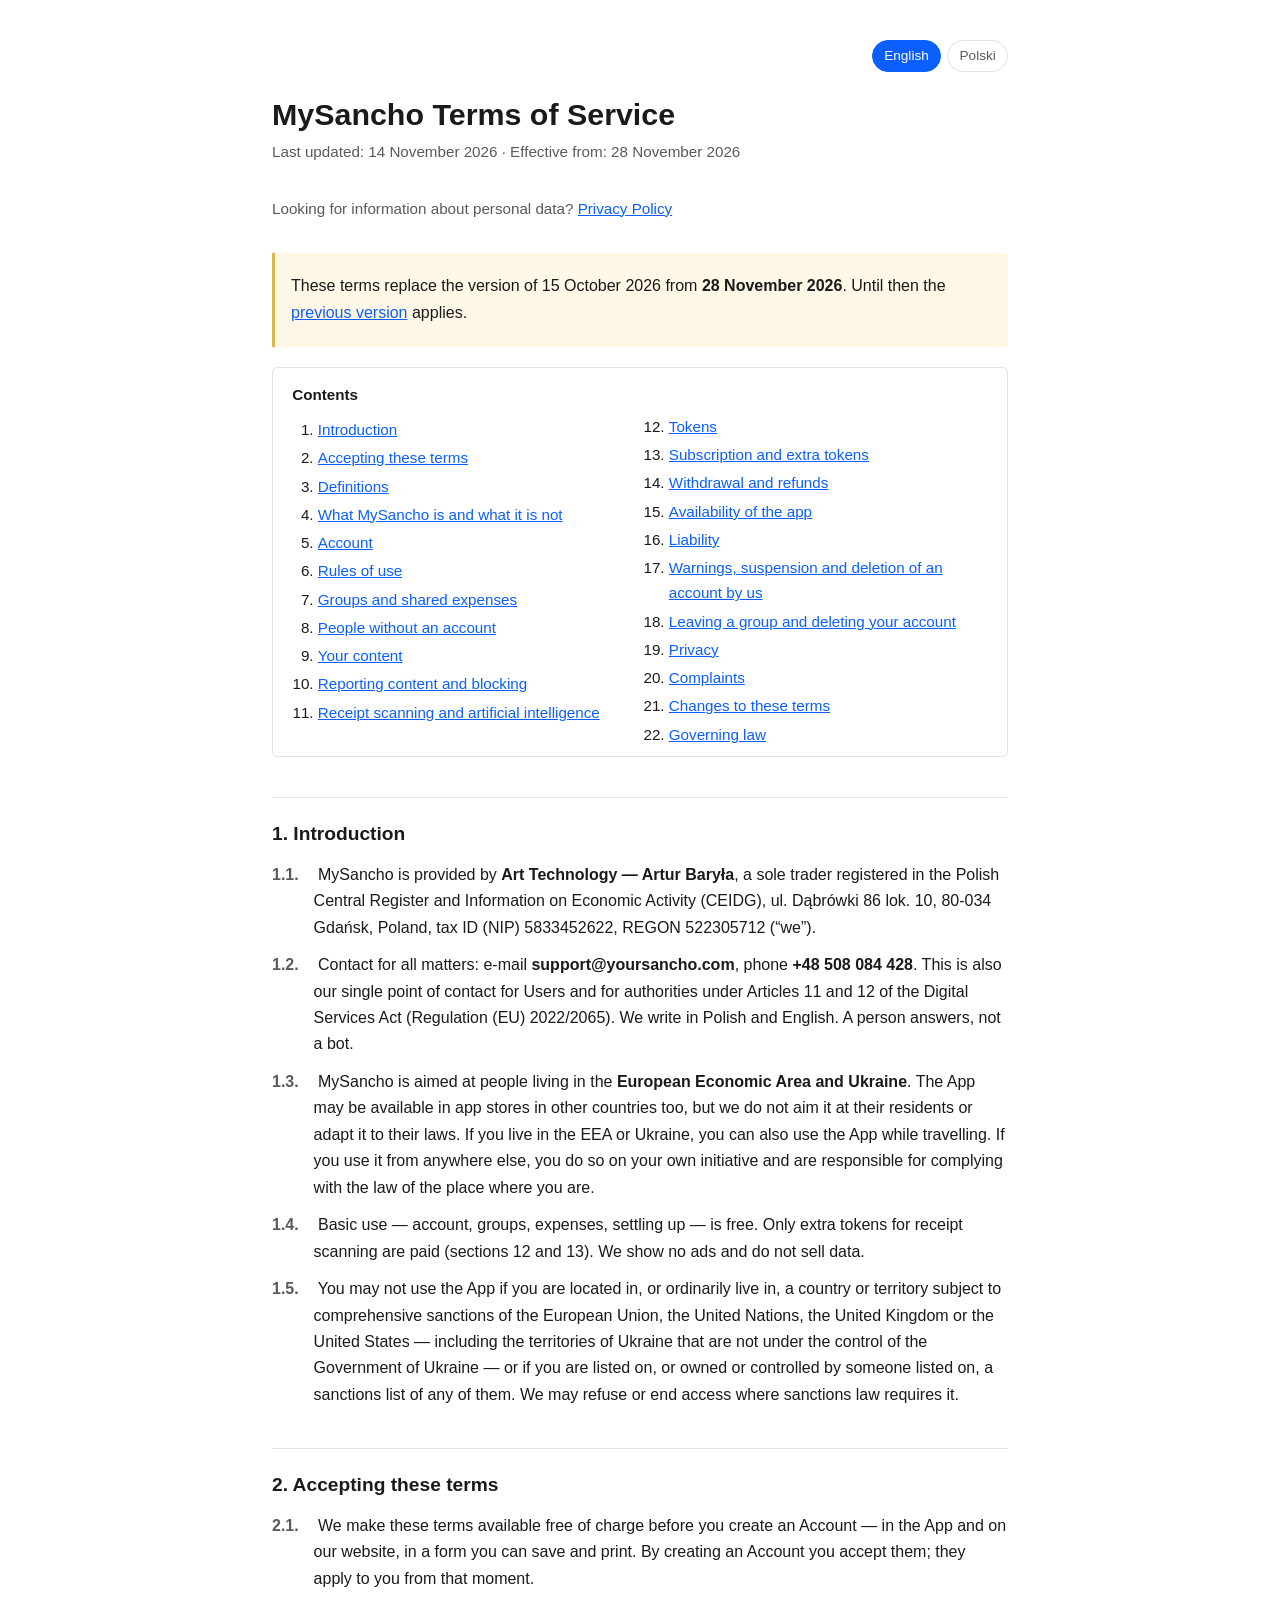
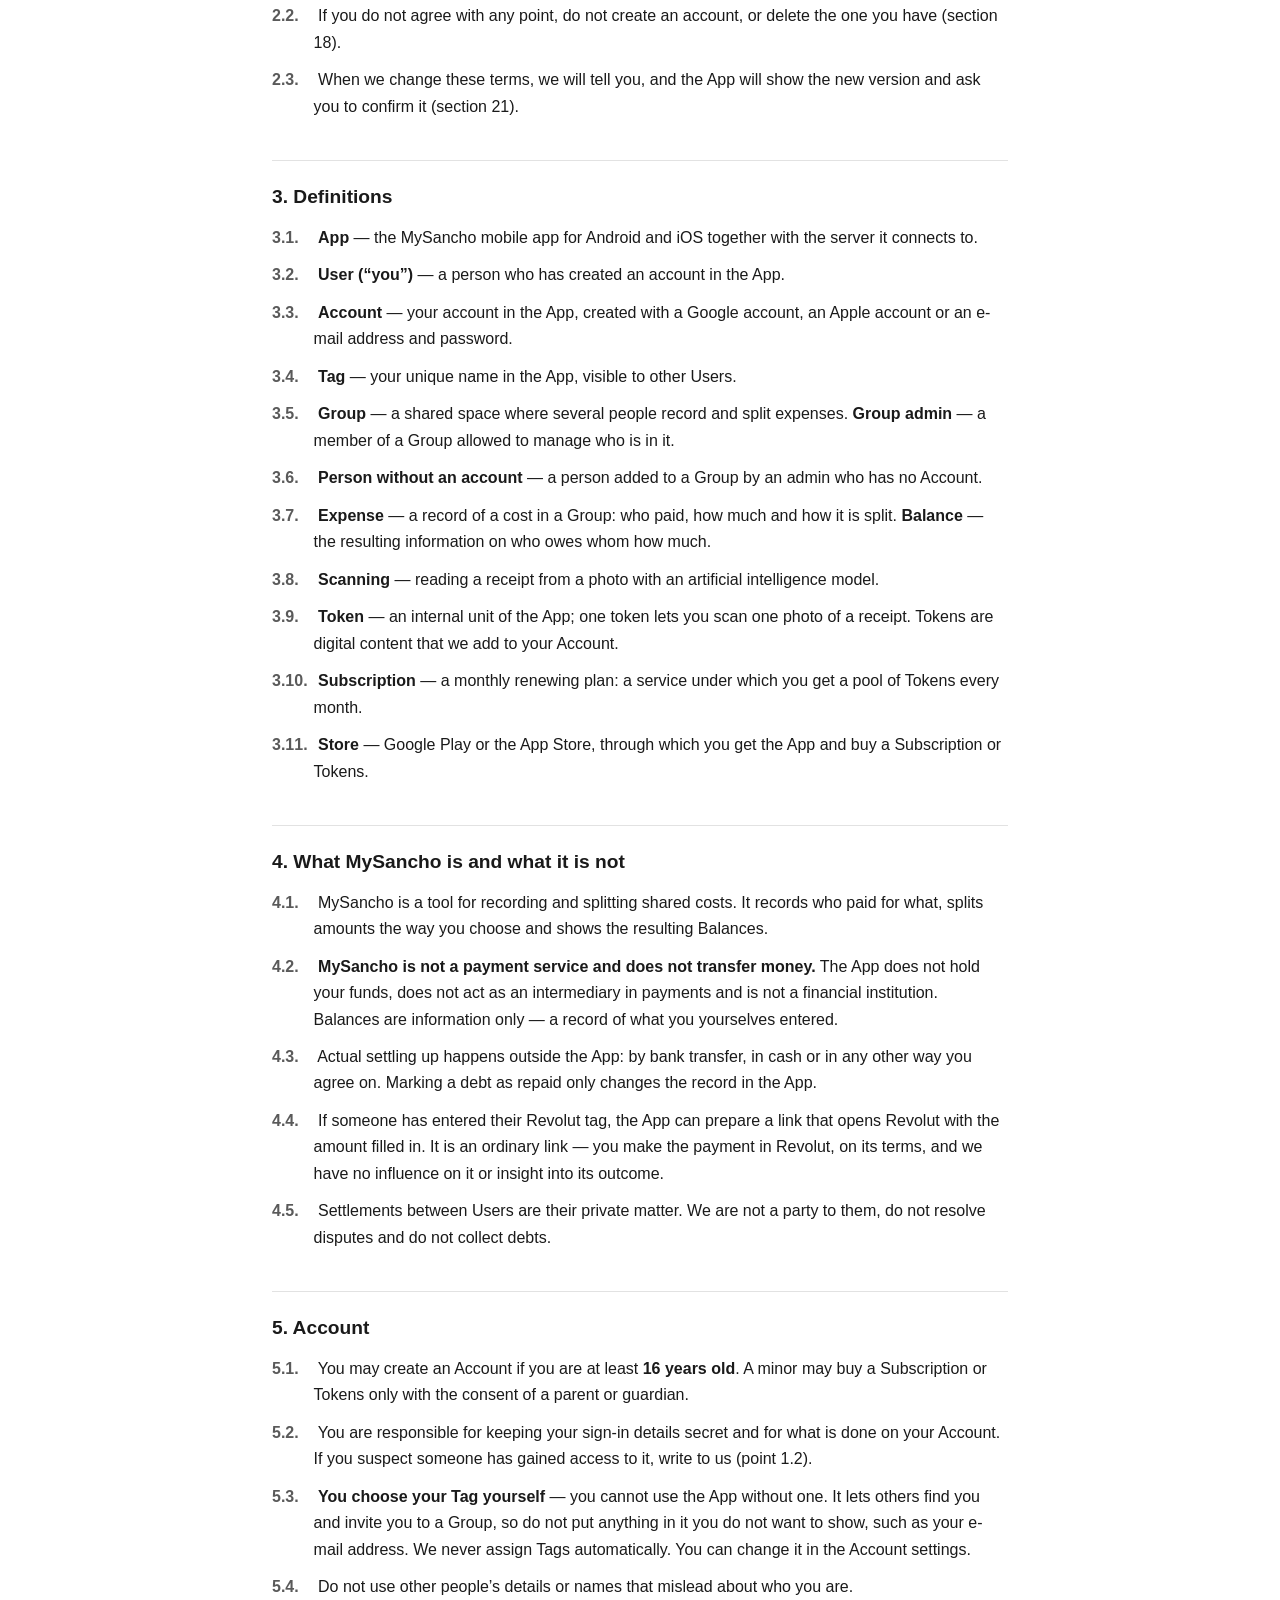
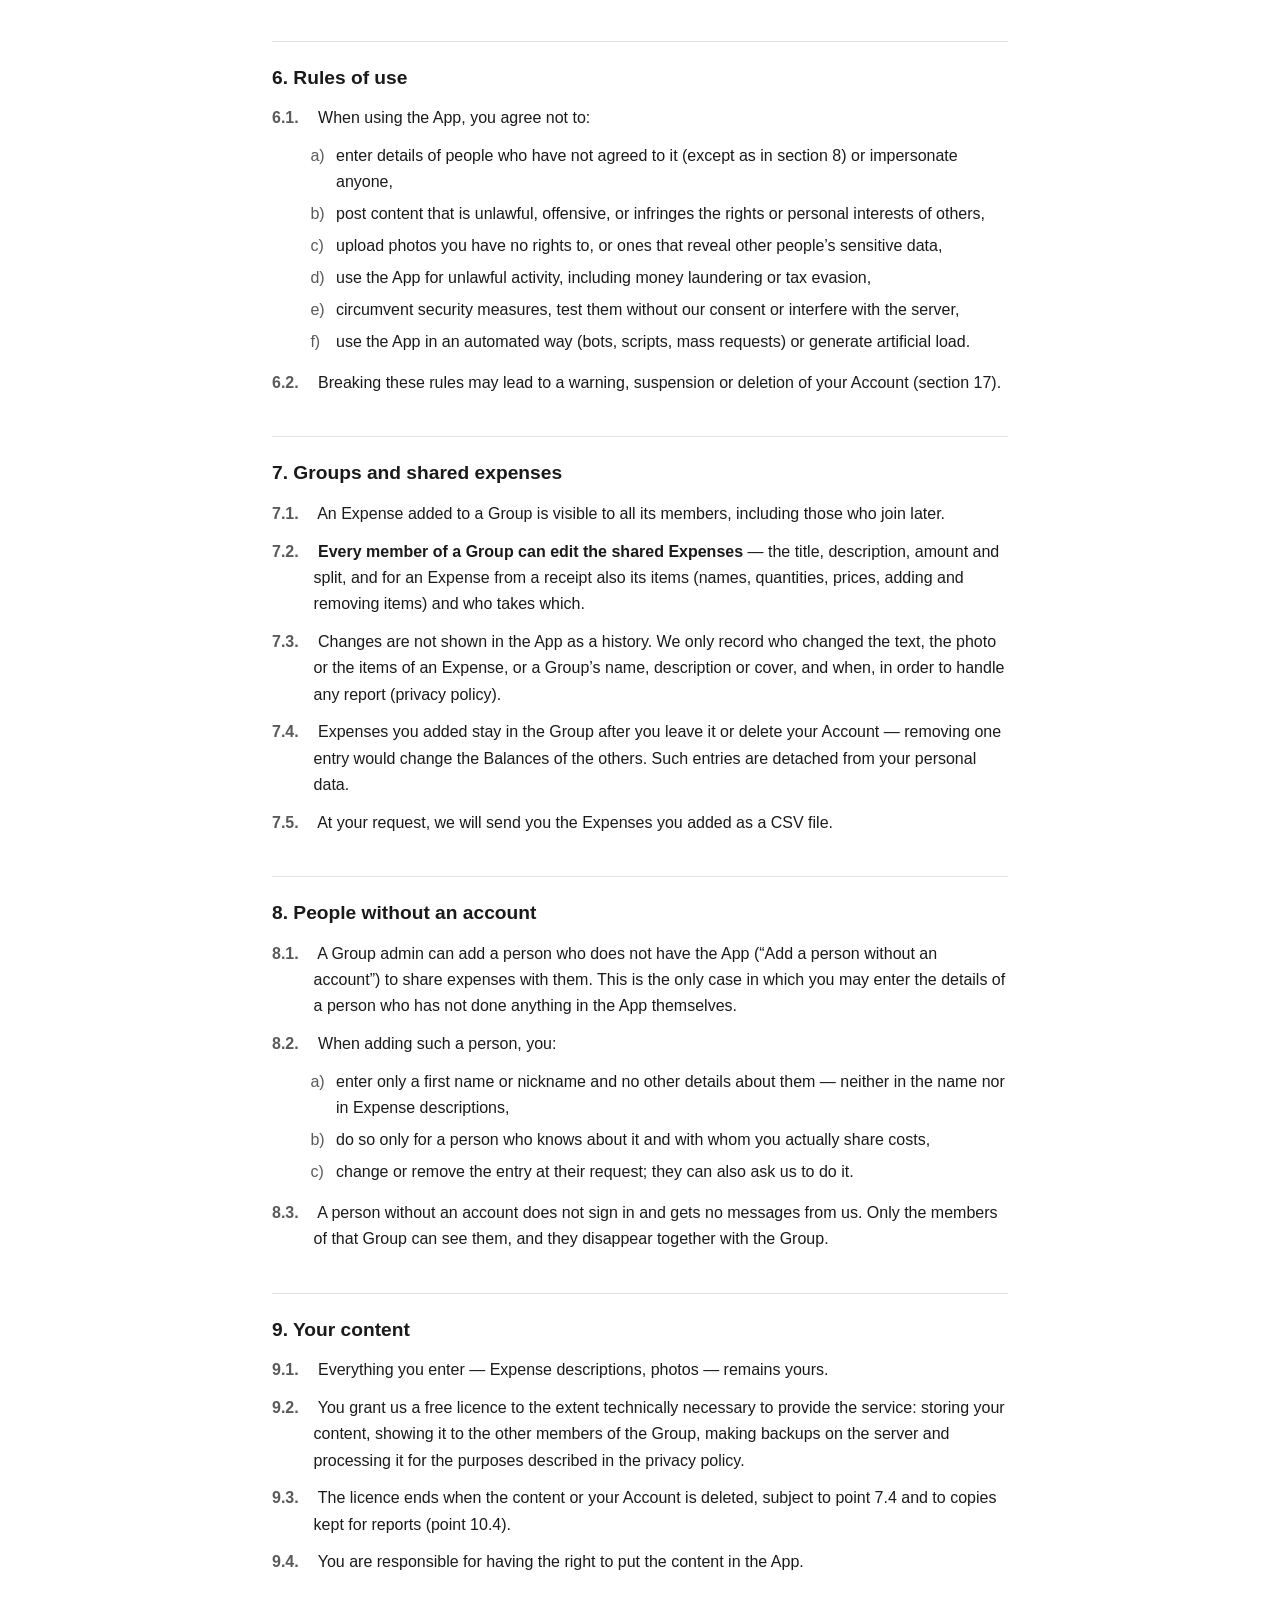
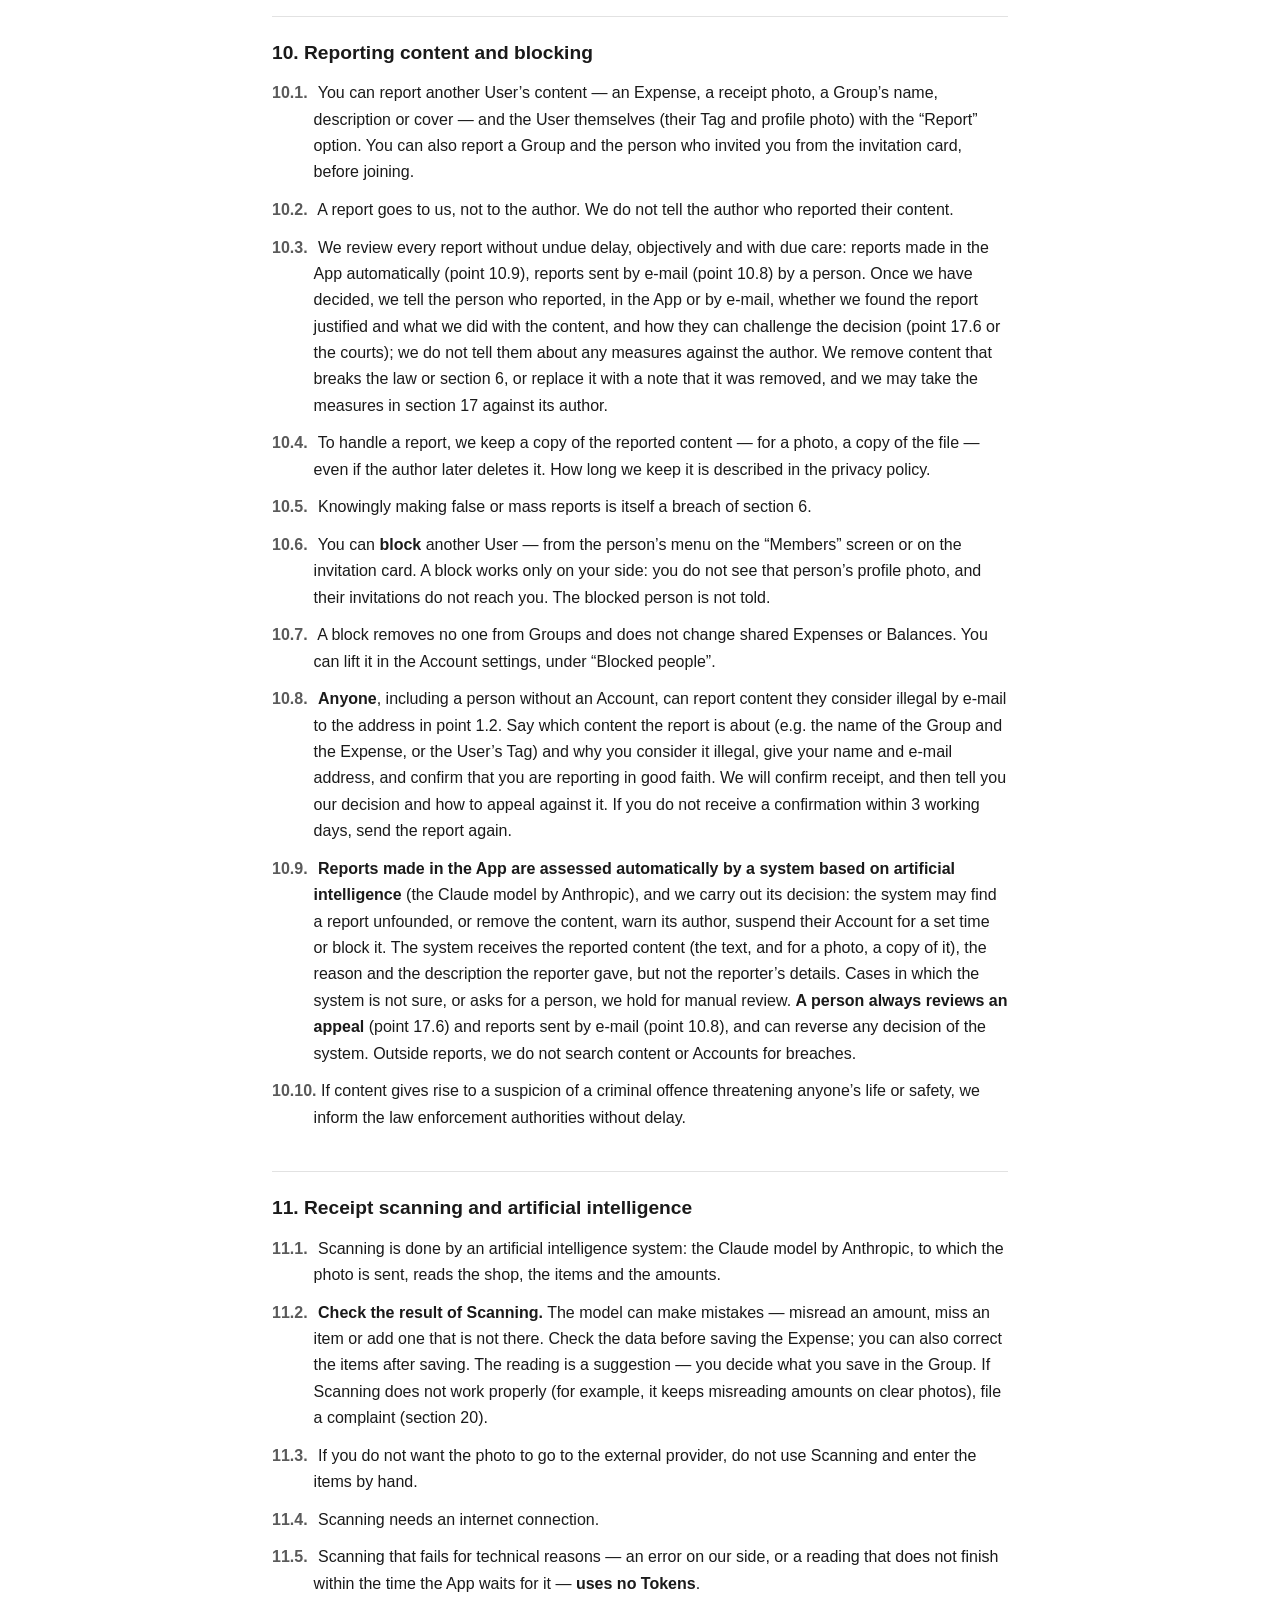
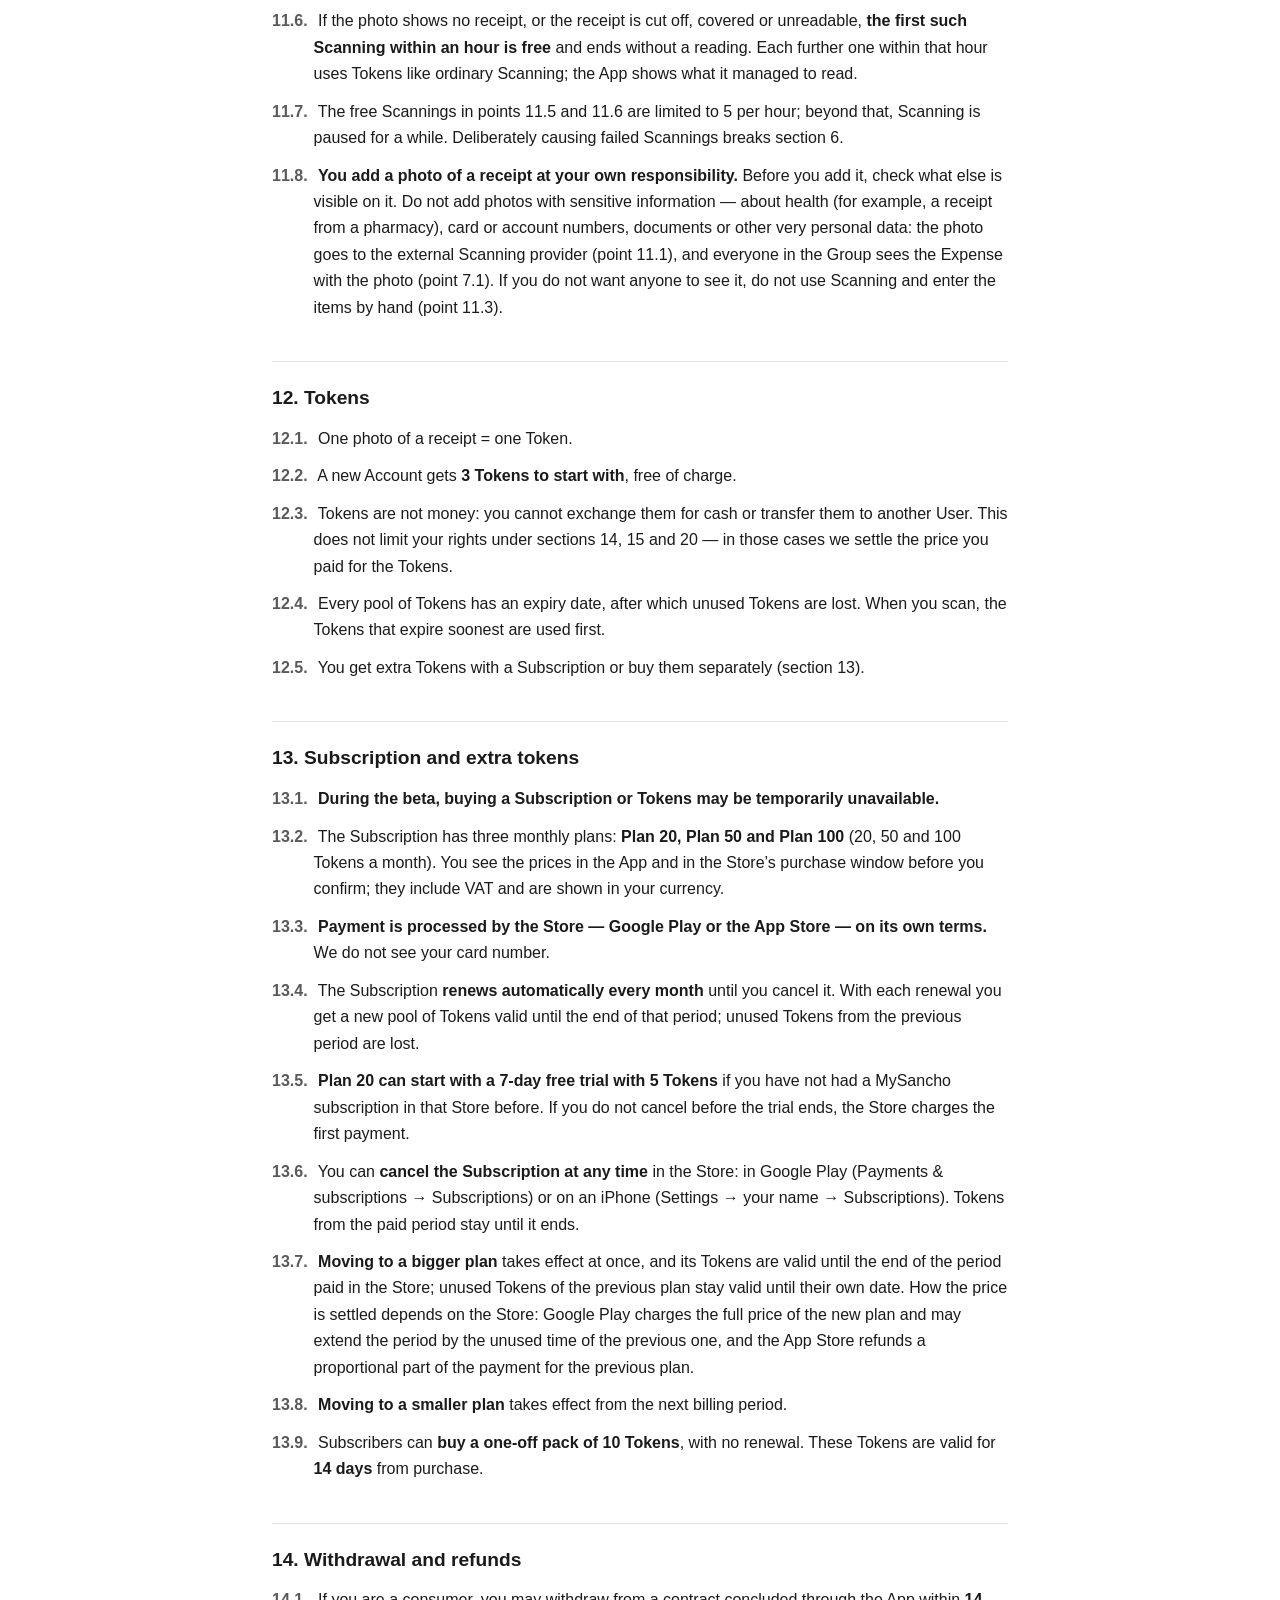
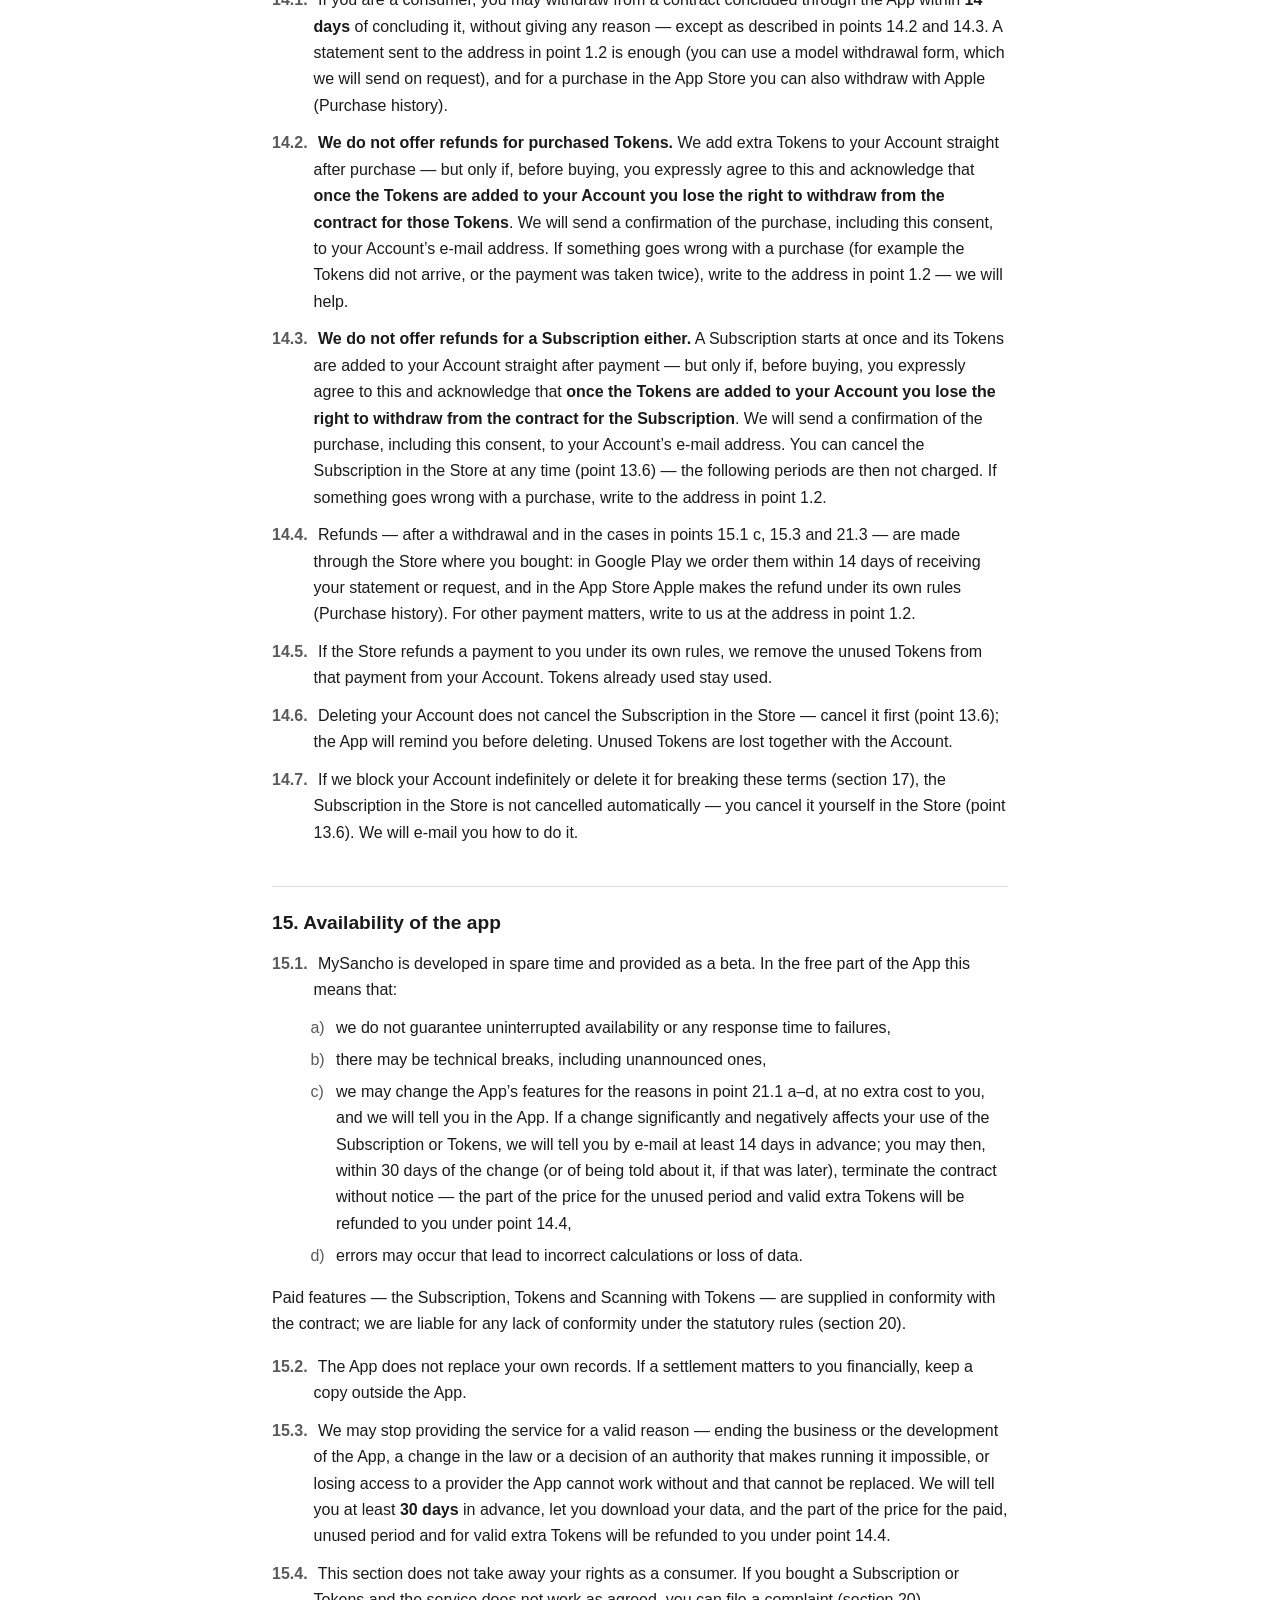
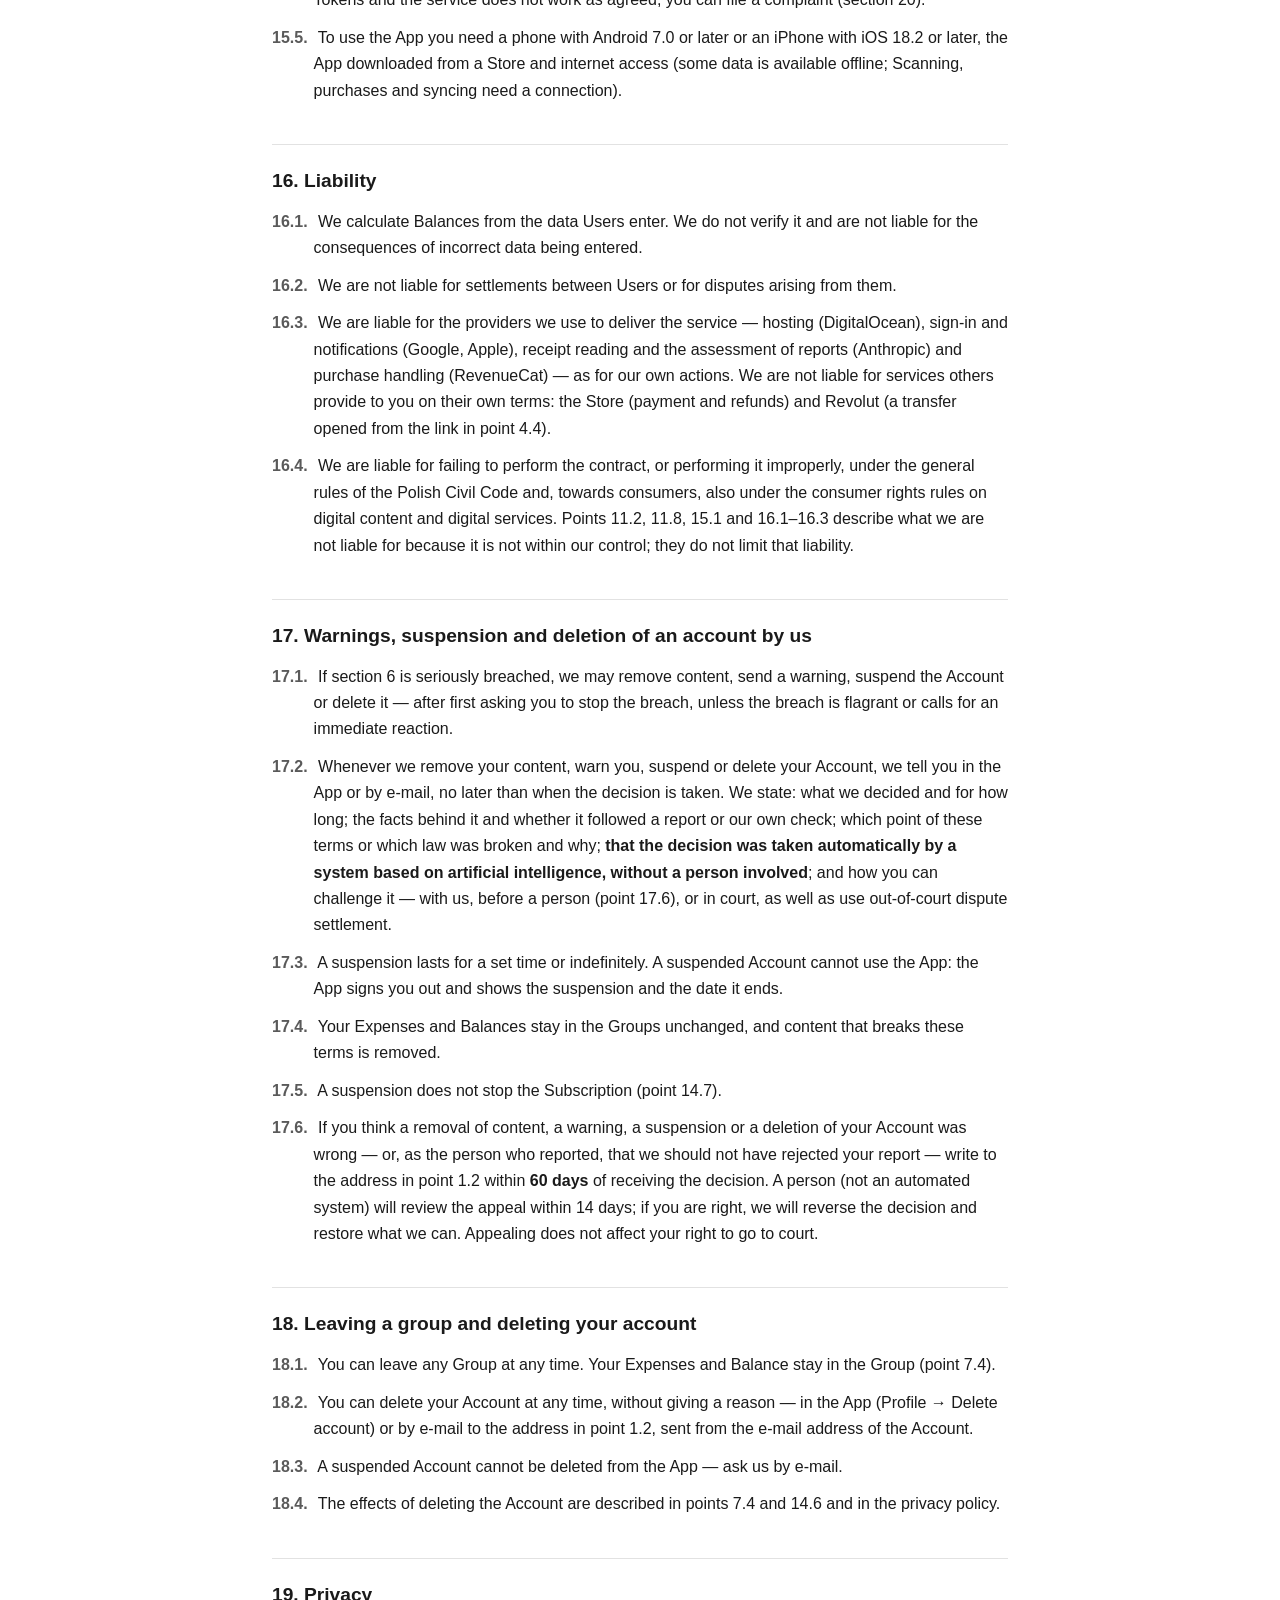
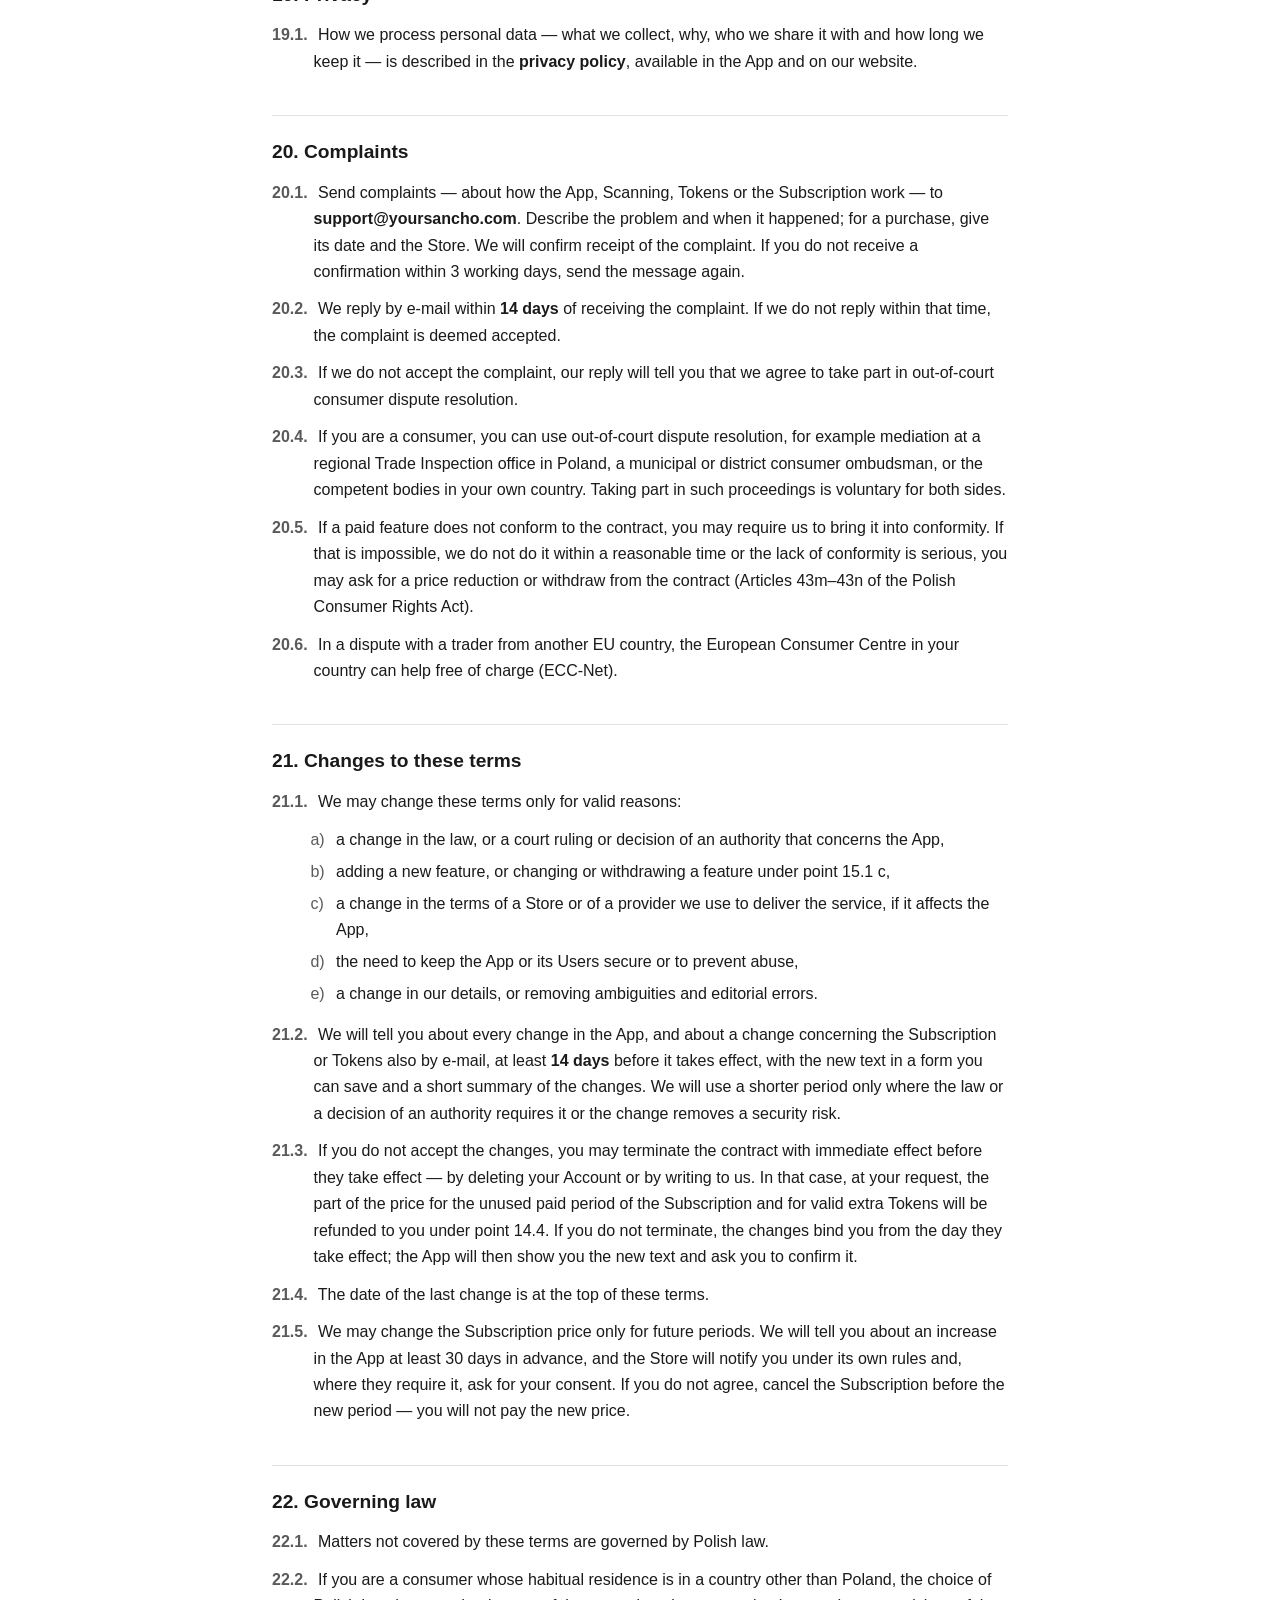
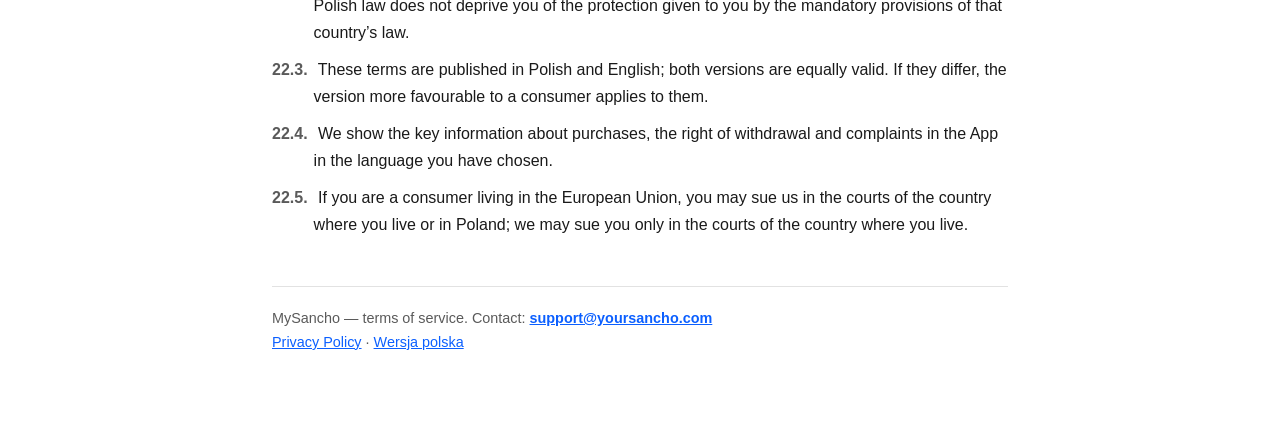
<file: terms-en.html>
<!doctype html>
<html lang="en">
<head>
<meta charset="utf-8">
<meta name="viewport" content="width=device-width, initial-scale=1">
<title>Terms of Service — MySancho</title>
<meta name="description" content="Terms of Service of the MySancho app for splitting shared expenses.">
<link rel="canonical" href="https://arturbaryla.github.io/mysancho-legal/terms-en.html">
<link rel="alternate" hreflang="en" href="https://arturbaryla.github.io/mysancho-legal/terms-en.html">
<link rel="alternate" hreflang="pl" href="https://arturbaryla.github.io/mysancho-legal/terms.html">
<link rel="alternate" hreflang="x-default" href="https://arturbaryla.github.io/mysancho-legal/terms-en.html">
<link rel="stylesheet" href="style.css">
</head>
<body>
<main>

<nav class="langbar" aria-label="Language">
  <a href="terms-en.html" aria-current="page">English</a>
  <a href="terms.html" hreflang="pl">Polski</a>
</nav>

<h1>MySancho Terms of Service</h1>
<p class="sub">Last updated: 14 November 2026 · Effective from: 28 November 2026</p>
<p class="docnav">Looking for information about personal data? <a href="privacy-en.html">Privacy Policy</a></p>

<div class="note">
  <p>These terms replace the version of 15 October 2026 from <strong>28 November 2026</strong>. Until then the <a href="archive/terms-en-2026-10-15.html">previous version</a> applies.</p>
</div>

<nav class="toc" aria-label="Contents">
<p class="toc-title">Contents</p>
<ol>
  <li><a href="#1-introduction">Introduction</a></li>
  <li><a href="#2-accepting-these-terms">Accepting these terms</a></li>
  <li><a href="#3-definitions">Definitions</a></li>
  <li><a href="#4-what-mysancho-is-and-what-it-is-not">What MySancho is and what it is not</a></li>
  <li><a href="#5-account">Account</a></li>
  <li><a href="#6-rules-of-use">Rules of use</a></li>
  <li><a href="#7-groups-and-shared-expenses">Groups and shared expenses</a></li>
  <li><a href="#8-people-without-an-account">People without an account</a></li>
  <li><a href="#9-your-content">Your content</a></li>
  <li><a href="#10-reporting-content-and-blocking">Reporting content and blocking</a></li>
  <li><a href="#11-receipt-scanning-and-artificial-intelligence">Receipt scanning and artificial intelligence</a></li>
  <li><a href="#12-tokens">Tokens</a></li>
  <li><a href="#13-subscription-and-extra-tokens">Subscription and extra tokens</a></li>
  <li><a href="#14-withdrawal-and-refunds">Withdrawal and refunds</a></li>
  <li><a href="#15-availability-of-the-app">Availability of the app</a></li>
  <li><a href="#16-liability">Liability</a></li>
  <li><a href="#17-warnings-suspension-and-deletion-of-an-account-by-us">Warnings, suspension and deletion of an account by us</a></li>
  <li><a href="#18-leaving-a-group-and-deleting-your-account">Leaving a group and deleting your account</a></li>
  <li><a href="#19-privacy">Privacy</a></li>
  <li><a href="#20-complaints">Complaints</a></li>
  <li><a href="#21-changes-to-these-terms">Changes to these terms</a></li>
  <li><a href="#22-governing-law">Governing law</a></li>
</ol>
</nav>

<h2 id="1-introduction">1. Introduction</h2>

<p class="pt" id="p1-1"><span class="no">1.1.</span> MySancho is provided by <strong>Art Technology — Artur Baryła</strong>, a sole trader registered in the Polish Central Register and Information on Economic Activity (CEIDG), ul. Dąbrówki 86 lok. 10, 80-034 Gdańsk, Poland, tax ID (NIP) 5833452622, REGON 522305712 (“we”).</p>

<p class="pt" id="p1-2"><span class="no">1.2.</span> Contact for all matters: e-mail <strong>support@yoursancho.com</strong>, phone <strong>+48 508 084 428</strong>. This is also our single point of contact for Users and for authorities under Articles 11 and 12 of the Digital Services Act (Regulation (EU) 2022/2065). We write in Polish and English. A person answers, not a bot.</p>

<p class="pt" id="p1-3"><span class="no">1.3.</span> MySancho is aimed at people living in the <strong>European Economic Area and Ukraine</strong>. The App may be available in app stores in other countries too, but we do not aim it at their residents or adapt it to their laws. If you live in the EEA or Ukraine, you can also use the App while travelling. If you use it from anywhere else, you do so on your own initiative and are responsible for complying with the law of the place where you are.</p>

<p class="pt" id="p1-4"><span class="no">1.4.</span> Basic use — account, groups, expenses, settling up — is free. Only extra tokens for receipt scanning are paid (sections 12 and 13). We show no ads and do not sell data.</p>

<p class="pt" id="p1-5"><span class="no">1.5.</span> You may not use the App if you are located in, or ordinarily live in, a country or territory subject to comprehensive sanctions of the European Union, the United Nations, the United Kingdom or the United States — including the territories of Ukraine that are not under the control of the Government of Ukraine — or if you are listed on, or owned or controlled by someone listed on, a sanctions list of any of them. We may refuse or end access where sanctions law requires it.</p>

<h2 id="2-accepting-these-terms">2. Accepting these terms</h2>

<p class="pt" id="p2-1"><span class="no">2.1.</span> We make these terms available free of charge before you create an Account — in the App and on our website, in a form you can save and print. By creating an Account you accept them; they apply to you from that moment.</p>

<p class="pt" id="p2-2"><span class="no">2.2.</span> If you do not agree with any point, do not create an account, or delete the one you have (section 18).</p>

<p class="pt" id="p2-3"><span class="no">2.3.</span> When we change these terms, we will tell you, and the App will show the new version and ask you to confirm it (section 21).</p>

<h2 id="3-definitions">3. Definitions</h2>

<p class="pt" id="p3-1"><span class="no">3.1.</span> <strong>App</strong> — the MySancho mobile app for Android and iOS together with the server it connects to.</p>

<p class="pt" id="p3-2"><span class="no">3.2.</span> <strong>User (“you”)</strong> — a person who has created an account in the App.</p>

<p class="pt" id="p3-3"><span class="no">3.3.</span> <strong>Account</strong> — your account in the App, created with a Google account, an Apple account or an e-mail address and password.</p>

<p class="pt" id="p3-4"><span class="no">3.4.</span> <strong>Tag</strong> — your unique name in the App, visible to other Users.</p>

<p class="pt" id="p3-5"><span class="no">3.5.</span> <strong>Group</strong> — a shared space where several people record and split expenses. <strong>Group admin</strong> — a member of a Group allowed to manage who is in it.</p>

<p class="pt" id="p3-6"><span class="no">3.6.</span> <strong>Person without an account</strong> — a person added to a Group by an admin who has no Account.</p>

<p class="pt" id="p3-7"><span class="no">3.7.</span> <strong>Expense</strong> — a record of a cost in a Group: who paid, how much and how it is split. <strong>Balance</strong> — the resulting information on who owes whom how much.</p>

<p class="pt" id="p3-8"><span class="no">3.8.</span> <strong>Scanning</strong> — reading a receipt from a photo with an artificial intelligence model.</p>

<p class="pt" id="p3-9"><span class="no">3.9.</span> <strong>Token</strong> — an internal unit of the App; one token lets you scan one photo of a receipt. Tokens are digital content that we add to your Account.</p>

<p class="pt" id="p3-10"><span class="no">3.10.</span> <strong>Subscription</strong> — a monthly renewing plan: a service under which you get a pool of Tokens every month.</p>

<p class="pt" id="p3-11"><span class="no">3.11.</span> <strong>Store</strong> — Google Play or the App Store, through which you get the App and buy a Subscription or Tokens.</p>

<h2 id="4-what-mysancho-is-and-what-it-is-not">4. What MySancho is and what it is not</h2>

<p class="pt" id="p4-1"><span class="no">4.1.</span> MySancho is a tool for recording and splitting shared costs. It records who paid for what, splits amounts the way you choose and shows the resulting Balances.</p>

<p class="pt" id="p4-2"><span class="no">4.2.</span> <strong>MySancho is not a payment service and does not transfer money.</strong> The App does not hold your funds, does not act as an intermediary in payments and is not a financial institution. Balances are information only — a record of what you yourselves entered.</p>

<p class="pt" id="p4-3"><span class="no">4.3.</span> Actual settling up happens outside the App: by bank transfer, in cash or in any other way you agree on. Marking a debt as repaid only changes the record in the App.</p>

<p class="pt" id="p4-4"><span class="no">4.4.</span> If someone has entered their Revolut tag, the App can prepare a link that opens Revolut with the amount filled in. It is an ordinary link — you make the payment in Revolut, on its terms, and we have no influence on it or insight into its outcome.</p>

<p class="pt" id="p4-5"><span class="no">4.5.</span> Settlements between Users are their private matter. We are not a party to them, do not resolve disputes and do not collect debts.</p>

<h2 id="5-account">5. Account</h2>

<p class="pt" id="p5-1"><span class="no">5.1.</span> You may create an Account if you are at least <strong>16 years old</strong>. A minor may buy a Subscription or Tokens only with the consent of a parent or guardian.</p>

<p class="pt" id="p5-2"><span class="no">5.2.</span> You are responsible for keeping your sign-in details secret and for what is done on your Account. If you suspect someone has gained access to it, write to us (point 1.2).</p>

<p class="pt" id="p5-3"><span class="no">5.3.</span> <strong>You choose your Tag yourself</strong> — you cannot use the App without one. It lets others find you and invite you to a Group, so do not put anything in it you do not want to show, such as your e-mail address. We never assign Tags automatically. You can change it in the Account settings.</p>

<p class="pt" id="p5-4"><span class="no">5.4.</span> Do not use other people’s details or names that mislead about who you are.</p>

<h2 id="6-rules-of-use">6. Rules of use</h2>

<p class="pt" id="p6-1"><span class="no">6.1.</span> When using the App, you agree not to:</p>

<ol class="alpha">
  <li>enter details of people who have not agreed to it (except as in section 8) or impersonate anyone,</li>
  <li>post content that is unlawful, offensive, or infringes the rights or personal interests of others,</li>
  <li>upload photos you have no rights to, or ones that reveal other people’s sensitive data,</li>
  <li>use the App for unlawful activity, including money laundering or tax evasion,</li>
  <li>circumvent security measures, test them without our consent or interfere with the server,</li>
  <li>use the App in an automated way (bots, scripts, mass requests) or generate artificial load.</li>
</ol>

<p class="pt" id="p6-2"><span class="no">6.2.</span> Breaking these rules may lead to a warning, suspension or deletion of your Account (section 17).</p>

<h2 id="7-groups-and-shared-expenses">7. Groups and shared expenses</h2>

<p class="pt" id="p7-1"><span class="no">7.1.</span> An Expense added to a Group is visible to all its members, including those who join later.</p>

<p class="pt" id="p7-2"><span class="no">7.2.</span> <strong>Every member of a Group can edit the shared Expenses</strong> — the title, description, amount and split, and for an Expense from a receipt also its items (names, quantities, prices, adding and removing items) and who takes which.</p>

<p class="pt" id="p7-3"><span class="no">7.3.</span> Changes are not shown in the App as a history. We only record who changed the text, the photo or the items of an Expense, or a Group’s name, description or cover, and when, in order to handle any report (privacy policy).</p>

<p class="pt" id="p7-4"><span class="no">7.4.</span> Expenses you added stay in the Group after you leave it or delete your Account — removing one entry would change the Balances of the others. Such entries are detached from your personal data.</p>

<p class="pt" id="p7-5"><span class="no">7.5.</span> At your request, we will send you the Expenses you added as a CSV file.</p>

<h2 id="8-people-without-an-account">8. People without an account</h2>

<p class="pt" id="p8-1"><span class="no">8.1.</span> A Group admin can add a person who does not have the App (“Add a person without an account”) to share expenses with them. This is the only case in which you may enter the details of a person who has not done anything in the App themselves.</p>

<p class="pt" id="p8-2"><span class="no">8.2.</span> When adding such a person, you:</p>

<ol class="alpha">
  <li>enter only a first name or nickname and no other details about them — neither in the name nor in Expense descriptions,</li>
  <li>do so only for a person who knows about it and with whom you actually share costs,</li>
  <li>change or remove the entry at their request; they can also ask us to do it.</li>
</ol>

<p class="pt" id="p8-3"><span class="no">8.3.</span> A person without an account does not sign in and gets no messages from us. Only the members of that Group can see them, and they disappear together with the Group.</p>

<h2 id="9-your-content">9. Your content</h2>

<p class="pt" id="p9-1"><span class="no">9.1.</span> Everything you enter — Expense descriptions, photos — remains yours.</p>

<p class="pt" id="p9-2"><span class="no">9.2.</span> You grant us a free licence to the extent technically necessary to provide the service: storing your content, showing it to the other members of the Group, making backups on the server and processing it for the purposes described in the privacy policy.</p>

<p class="pt" id="p9-3"><span class="no">9.3.</span> The licence ends when the content or your Account is deleted, subject to point 7.4 and to copies kept for reports (point 10.4).</p>

<p class="pt" id="p9-4"><span class="no">9.4.</span> You are responsible for having the right to put the content in the App.</p>

<h2 id="10-reporting-content-and-blocking">10. Reporting content and blocking</h2>

<p class="pt" id="p10-1"><span class="no">10.1.</span> You can report another User’s content — an Expense, a receipt photo, a Group’s name, description or cover — and the User themselves (their Tag and profile photo) with the “Report” option. You can also report a Group and the person who invited you from the invitation card, before joining.</p>

<p class="pt" id="p10-2"><span class="no">10.2.</span> A report goes to us, not to the author. We do not tell the author who reported their content.</p>

<p class="pt" id="p10-3"><span class="no">10.3.</span> We review every report without undue delay, objectively and with due care: reports made in the App automatically (point 10.9), reports sent by e-mail (point 10.8) by a person. Once we have decided, we tell the person who reported, in the App or by e-mail, whether we found the report justified and what we did with the content, and how they can challenge the decision (point 17.6 or the courts); we do not tell them about any measures against the author. We remove content that breaks the law or section 6, or replace it with a note that it was removed, and we may take the measures in section 17 against its author.</p>

<p class="pt" id="p10-4"><span class="no">10.4.</span> To handle a report, we keep a copy of the reported content — for a photo, a copy of the file — even if the author later deletes it. How long we keep it is described in the privacy policy.</p>

<p class="pt" id="p10-5"><span class="no">10.5.</span> Knowingly making false or mass reports is itself a breach of section 6.</p>

<p class="pt" id="p10-6"><span class="no">10.6.</span> You can <strong>block</strong> another User — from the person’s menu on the “Members” screen or on the invitation card. A block works only on your side: you do not see that person’s profile photo, and their invitations do not reach you. The blocked person is not told.</p>

<p class="pt" id="p10-7"><span class="no">10.7.</span> A block removes no one from Groups and does not change shared Expenses or Balances. You can lift it in the Account settings, under “Blocked people”.</p>

<p class="pt" id="p10-8"><span class="no">10.8.</span> <strong>Anyone</strong>, including a person without an Account, can report content they consider illegal by e-mail to the address in point 1.2. Say which content the report is about (e.g. the name of the Group and the Expense, or the User’s Tag) and why you consider it illegal, give your name and e-mail address, and confirm that you are reporting in good faith. We will confirm receipt, and then tell you our decision and how to appeal against it. If you do not receive a confirmation within 3 working days, send the report again.</p>

<p class="pt" id="p10-9"><span class="no">10.9.</span> <strong>Reports made in the App are assessed automatically by a system based on artificial intelligence</strong> (the Claude model by Anthropic), and we carry out its decision: the system may find a report unfounded, or remove the content, warn its author, suspend their Account for a set time or block it. The system receives the reported content (the text, and for a photo, a copy of it), the reason and the description the reporter gave, but not the reporter’s details. Cases in which the system is not sure, or asks for a person, we hold for manual review. <strong>A person always reviews an appeal</strong> (point 17.6) and reports sent by e-mail (point 10.8), and can reverse any decision of the system. Outside reports, we do not search content or Accounts for breaches.</p>

<p class="pt" id="p10-10"><span class="no">10.10.</span> If content gives rise to a suspicion of a criminal offence threatening anyone’s life or safety, we inform the law enforcement authorities without delay.</p>

<h2 id="11-receipt-scanning-and-artificial-intelligence">11. Receipt scanning and artificial intelligence</h2>

<p class="pt" id="p11-1"><span class="no">11.1.</span> Scanning is done by an artificial intelligence system: the Claude model by Anthropic, to which the photo is sent, reads the shop, the items and the amounts.</p>

<p class="pt" id="p11-2"><span class="no">11.2.</span> <strong>Check the result of Scanning.</strong> The model can make mistakes — misread an amount, miss an item or add one that is not there. Check the data before saving the Expense; you can also correct the items after saving. The reading is a suggestion — you decide what you save in the Group. If Scanning does not work properly (for example, it keeps misreading amounts on clear photos), file a complaint (section 20).</p>

<p class="pt" id="p11-3"><span class="no">11.3.</span> If you do not want the photo to go to the external provider, do not use Scanning and enter the items by hand.</p>

<p class="pt" id="p11-4"><span class="no">11.4.</span> Scanning needs an internet connection.</p>

<p class="pt" id="p11-5"><span class="no">11.5.</span> Scanning that fails for technical reasons — an error on our side, or a reading that does not finish within the time the App waits for it — <strong>uses no Tokens</strong>.</p>

<p class="pt" id="p11-6"><span class="no">11.6.</span> If the photo shows no receipt, or the receipt is cut off, covered or unreadable, <strong>the first such Scanning within an hour is free</strong> and ends without a reading. Each further one within that hour uses Tokens like ordinary Scanning; the App shows what it managed to read.</p>

<p class="pt" id="p11-7"><span class="no">11.7.</span> The free Scannings in points 11.5 and 11.6 are limited to 5 per hour; beyond that, Scanning is paused for a while. Deliberately causing failed Scannings breaks section 6.</p>

<p class="pt" id="p11-8"><span class="no">11.8.</span> <strong>You add a photo of a receipt at your own responsibility.</strong> Before you add it, check what else is visible on it. Do not add photos with sensitive information — about health (for example, a receipt from a pharmacy), card or account numbers, documents or other very personal data: the photo goes to the external Scanning provider (point 11.1), and everyone in the Group sees the Expense with the photo (point 7.1). If you do not want anyone to see it, do not use Scanning and enter the items by hand (point 11.3).</p>

<h2 id="12-tokens">12. Tokens</h2>

<p class="pt" id="p12-1"><span class="no">12.1.</span> One photo of a receipt = one Token.</p>

<p class="pt" id="p12-2"><span class="no">12.2.</span> A new Account gets <strong>3 Tokens to start with</strong>, free of charge.</p>

<p class="pt" id="p12-3"><span class="no">12.3.</span> Tokens are not money: you cannot exchange them for cash or transfer them to another User. This does not limit your rights under sections 14, 15 and 20 — in those cases we settle the price you paid for the Tokens.</p>

<p class="pt" id="p12-4"><span class="no">12.4.</span> Every pool of Tokens has an expiry date, after which unused Tokens are lost. When you scan, the Tokens that expire soonest are used first.</p>

<p class="pt" id="p12-5"><span class="no">12.5.</span> You get extra Tokens with a Subscription or buy them separately (section 13).</p>

<h2 id="13-subscription-and-extra-tokens">13. Subscription and extra tokens</h2>

<p class="pt" id="p13-1"><span class="no">13.1.</span> <strong>During the beta, buying a Subscription or Tokens may be temporarily unavailable.</strong></p>

<p class="pt" id="p13-2"><span class="no">13.2.</span> The Subscription has three monthly plans: <strong>Plan 20, Plan 50 and Plan 100</strong> (20, 50 and 100 Tokens a month). You see the prices in the App and in the Store’s purchase window before you confirm; they include VAT and are shown in your currency.</p>

<p class="pt" id="p13-3"><span class="no">13.3.</span> <strong>Payment is processed by the Store — Google Play or the App Store — on its own terms.</strong> We do not see your card number.</p>

<p class="pt" id="p13-4"><span class="no">13.4.</span> The Subscription <strong>renews automatically every month</strong> until you cancel it. With each renewal you get a new pool of Tokens valid until the end of that period; unused Tokens from the previous period are lost.</p>

<p class="pt" id="p13-5"><span class="no">13.5.</span> <strong>Plan 20 can start with a 7-day free trial with 5 Tokens</strong> if you have not had a MySancho subscription in that Store before. If you do not cancel before the trial ends, the Store charges the first payment.</p>

<p class="pt" id="p13-6"><span class="no">13.6.</span> You can <strong>cancel the Subscription at any time</strong> in the Store: in Google Play (Payments &amp; subscriptions → Subscriptions) or on an iPhone (Settings → your name → Subscriptions). Tokens from the paid period stay until it ends.</p>

<p class="pt" id="p13-7"><span class="no">13.7.</span> <strong>Moving to a bigger plan</strong> takes effect at once, and its Tokens are valid until the end of the period paid in the Store; unused Tokens of the previous plan stay valid until their own date. How the price is settled depends on the Store: Google Play charges the full price of the new plan and may extend the period by the unused time of the previous one, and the App Store refunds a proportional part of the payment for the previous plan.</p>

<p class="pt" id="p13-8"><span class="no">13.8.</span> <strong>Moving to a smaller plan</strong> takes effect from the next billing period.</p>

<p class="pt" id="p13-9"><span class="no">13.9.</span> Subscribers can <strong>buy a one-off pack of 10 Tokens</strong>, with no renewal. These Tokens are valid for <strong>14 days</strong> from purchase.</p>

<h2 id="14-withdrawal-and-refunds">14. Withdrawal and refunds</h2>

<p class="pt" id="p14-1"><span class="no">14.1.</span> If you are a consumer, you may withdraw from a contract concluded through the App within <strong>14 days</strong> of concluding it, without giving any reason — except as described in points 14.2 and 14.3. A statement sent to the address in point 1.2 is enough (you can use a model withdrawal form, which we will send on request), and for a purchase in the App Store you can also withdraw with Apple (Purchase history).</p>

<p class="pt" id="p14-2"><span class="no">14.2.</span> <strong>We do not offer refunds for purchased Tokens.</strong> We add extra Tokens to your Account straight after purchase — but only if, before buying, you expressly agree to this and acknowledge that <strong>once the Tokens are added to your Account you lose the right to withdraw from the contract for those Tokens</strong>. We will send a confirmation of the purchase, including this consent, to your Account’s e-mail address. If something goes wrong with a purchase (for example the Tokens did not arrive, or the payment was taken twice), write to the address in point 1.2 — we will help.</p>

<p class="pt" id="p14-3"><span class="no">14.3.</span> <strong>We do not offer refunds for a Subscription either.</strong> A Subscription starts at once and its Tokens are added to your Account straight after payment — but only if, before buying, you expressly agree to this and acknowledge that <strong>once the Tokens are added to your Account you lose the right to withdraw from the contract for the Subscription</strong>. We will send a confirmation of the purchase, including this consent, to your Account’s e-mail address. You can cancel the Subscription in the Store at any time (point 13.6) — the following periods are then not charged. If something goes wrong with a purchase, write to the address in point 1.2.</p>

<p class="pt" id="p14-4"><span class="no">14.4.</span> Refunds — after a withdrawal and in the cases in points 15.1 c, 15.3 and 21.3 — are made through the Store where you bought: in Google Play we order them within 14 days of receiving your statement or request, and in the App Store Apple makes the refund under its own rules (Purchase history). For other payment matters, write to us at the address in point 1.2.</p>

<p class="pt" id="p14-5"><span class="no">14.5.</span> If the Store refunds a payment to you under its own rules, we remove the unused Tokens from that payment from your Account. Tokens already used stay used.</p>

<p class="pt" id="p14-6"><span class="no">14.6.</span> Deleting your Account does not cancel the Subscription in the Store — cancel it first (point 13.6); the App will remind you before deleting. Unused Tokens are lost together with the Account.</p>

<p class="pt" id="p14-7"><span class="no">14.7.</span> If we block your Account indefinitely or delete it for breaking these terms (section 17), the Subscription in the Store is not cancelled automatically — you cancel it yourself in the Store (point 13.6). We will e-mail you how to do it.</p>

<h2 id="15-availability-of-the-app">15. Availability of the app</h2>

<p class="pt" id="p15-1"><span class="no">15.1.</span> MySancho is developed in spare time and provided as a beta. In the free part of the App this means that:</p>

<ol class="alpha">
  <li>we do not guarantee uninterrupted availability or any response time to failures,</li>
  <li>there may be technical breaks, including unannounced ones,</li>
  <li>we may change the App’s features for the reasons in point 21.1 a–d, at no extra cost to you, and we will tell you in the App. If a change significantly and negatively affects your use of the Subscription or Tokens, we will tell you by e-mail at least 14 days in advance; you may then, within 30 days of the change (or of being told about it, if that was later), terminate the contract without notice — the part of the price for the unused period and valid extra Tokens will be refunded to you under point 14.4,</li>
  <li>errors may occur that lead to incorrect calculations or loss of data.</li>
</ol>

<p>Paid features — the Subscription, Tokens and Scanning with Tokens — are supplied in conformity with the contract; we are liable for any lack of conformity under the statutory rules (section 20).</p>

<p class="pt" id="p15-2"><span class="no">15.2.</span> The App does not replace your own records. If a settlement matters to you financially, keep a copy outside the App.</p>

<p class="pt" id="p15-3"><span class="no">15.3.</span> We may stop providing the service for a valid reason — ending the business or the development of the App, a change in the law or a decision of an authority that makes running it impossible, or losing access to a provider the App cannot work without and that cannot be replaced. We will tell you at least <strong>30 days</strong> in advance, let you download your data, and the part of the price for the paid, unused period and for valid extra Tokens will be refunded to you under point 14.4.</p>

<p class="pt" id="p15-4"><span class="no">15.4.</span> This section does not take away your rights as a consumer. If you bought a Subscription or Tokens and the service does not work as agreed, you can file a complaint (section 20).</p>

<p class="pt" id="p15-5"><span class="no">15.5.</span> To use the App you need a phone with Android 7.0 or later or an iPhone with iOS 18.2 or later, the App downloaded from a Store and internet access (some data is available offline; Scanning, purchases and syncing need a connection).</p>

<h2 id="16-liability">16. Liability</h2>

<p class="pt" id="p16-1"><span class="no">16.1.</span> We calculate Balances from the data Users enter. We do not verify it and are not liable for the consequences of incorrect data being entered.</p>

<p class="pt" id="p16-2"><span class="no">16.2.</span> We are not liable for settlements between Users or for disputes arising from them.</p>

<p class="pt" id="p16-3"><span class="no">16.3.</span> We are liable for the providers we use to deliver the service — hosting (DigitalOcean), sign-in and notifications (Google, Apple), receipt reading and the assessment of reports (Anthropic) and purchase handling (RevenueCat) — as for our own actions. We are not liable for services others provide to you on their own terms: the Store (payment and refunds) and Revolut (a transfer opened from the link in point 4.4).</p>

<p class="pt" id="p16-4"><span class="no">16.4.</span> We are liable for failing to perform the contract, or performing it improperly, under the general rules of the Polish Civil Code and, towards consumers, also under the consumer rights rules on digital content and digital services. Points 11.2, 11.8, 15.1 and 16.1–16.3 describe what we are not liable for because it is not within our control; they do not limit that liability.</p>

<h2 id="17-warnings-suspension-and-deletion-of-an-account-by-us">17. Warnings, suspension and deletion of an account by us</h2>

<p class="pt" id="p17-1"><span class="no">17.1.</span> If section 6 is seriously breached, we may remove content, send a warning, suspend the Account or delete it — after first asking you to stop the breach, unless the breach is flagrant or calls for an immediate reaction.</p>

<p class="pt" id="p17-2"><span class="no">17.2.</span> Whenever we remove your content, warn you, suspend or delete your Account, we tell you in the App or by e-mail, no later than when the decision is taken. We state: what we decided and for how long; the facts behind it and whether it followed a report or our own check; which point of these terms or which law was broken and why; <strong>that the decision was taken automatically by a system based on artificial intelligence, without a person involved</strong>; and how you can challenge it — with us, before a person (point 17.6), or in court, as well as use out-of-court dispute settlement.</p>

<p class="pt" id="p17-3"><span class="no">17.3.</span> A suspension lasts for a set time or indefinitely. A suspended Account cannot use the App: the App signs you out and shows the suspension and the date it ends.</p>

<p class="pt" id="p17-4"><span class="no">17.4.</span> Your Expenses and Balances stay in the Groups unchanged, and content that breaks these terms is removed.</p>

<p class="pt" id="p17-5"><span class="no">17.5.</span> A suspension does not stop the Subscription (point 14.7).</p>

<p class="pt" id="p17-6"><span class="no">17.6.</span> If you think a removal of content, a warning, a suspension or a deletion of your Account was wrong — or, as the person who reported, that we should not have rejected your report — write to the address in point 1.2 within <strong>60 days</strong> of receiving the decision. A person (not an automated system) will review the appeal within 14 days; if you are right, we will reverse the decision and restore what we can. Appealing does not affect your right to go to court.</p>

<h2 id="18-leaving-a-group-and-deleting-your-account">18. Leaving a group and deleting your account</h2>

<p class="pt" id="p18-1"><span class="no">18.1.</span> You can leave any Group at any time. Your Expenses and Balance stay in the Group (point 7.4).</p>

<p class="pt" id="p18-2"><span class="no">18.2.</span> You can delete your Account at any time, without giving a reason — in the App (Profile → Delete account) or by e-mail to the address in point 1.2, sent from the e-mail address of the Account.</p>

<p class="pt" id="p18-3"><span class="no">18.3.</span> A suspended Account cannot be deleted from the App — ask us by e-mail.</p>

<p class="pt" id="p18-4"><span class="no">18.4.</span> The effects of deleting the Account are described in points 7.4 and 14.6 and in the privacy policy.</p>

<h2 id="19-privacy">19. Privacy</h2>

<p class="pt" id="p19-1"><span class="no">19.1.</span> How we process personal data — what we collect, why, who we share it with and how long we keep it — is described in the <strong>privacy policy</strong>, available in the App and on our website.</p>

<h2 id="20-complaints">20. Complaints</h2>

<p class="pt" id="p20-1"><span class="no">20.1.</span> Send complaints — about how the App, Scanning, Tokens or the Subscription work — to <strong>support@yoursancho.com</strong>. Describe the problem and when it happened; for a purchase, give its date and the Store. We will confirm receipt of the complaint. If you do not receive a confirmation within 3 working days, send the message again.</p>

<p class="pt" id="p20-2"><span class="no">20.2.</span> We reply by e-mail within <strong>14 days</strong> of receiving the complaint. If we do not reply within that time, the complaint is deemed accepted.</p>

<p class="pt" id="p20-3"><span class="no">20.3.</span> If we do not accept the complaint, our reply will tell you that we agree to take part in out-of-court consumer dispute resolution.</p>

<p class="pt" id="p20-4"><span class="no">20.4.</span> If you are a consumer, you can use out-of-court dispute resolution, for example mediation at a regional Trade Inspection office in Poland, a municipal or district consumer ombudsman, or the competent bodies in your own country. Taking part in such proceedings is voluntary for both sides.</p>

<p class="pt" id="p20-5"><span class="no">20.5.</span> If a paid feature does not conform to the contract, you may require us to bring it into conformity. If that is impossible, we do not do it within a reasonable time or the lack of conformity is serious, you may ask for a price reduction or withdraw from the contract (Articles 43m–43n of the Polish Consumer Rights Act).</p>

<p class="pt" id="p20-6"><span class="no">20.6.</span> In a dispute with a trader from another EU country, the European Consumer Centre in your country can help free of charge (ECC-Net).</p>

<h2 id="21-changes-to-these-terms">21. Changes to these terms</h2>

<p class="pt" id="p21-1"><span class="no">21.1.</span> We may change these terms only for valid reasons:</p>

<ol class="alpha">
  <li>a change in the law, or a court ruling or decision of an authority that concerns the App,</li>
  <li>adding a new feature, or changing or withdrawing a feature under point 15.1 c,</li>
  <li>a change in the terms of a Store or of a provider we use to deliver the service, if it affects the App,</li>
  <li>the need to keep the App or its Users secure or to prevent abuse,</li>
  <li>a change in our details, or removing ambiguities and editorial errors.</li>
</ol>

<p class="pt" id="p21-2"><span class="no">21.2.</span> We will tell you about every change in the App, and about a change concerning the Subscription or Tokens also by e-mail, at least <strong>14 days</strong> before it takes effect, with the new text in a form you can save and a short summary of the changes. We will use a shorter period only where the law or a decision of an authority requires it or the change removes a security risk.</p>

<p class="pt" id="p21-3"><span class="no">21.3.</span> If you do not accept the changes, you may terminate the contract with immediate effect before they take effect — by deleting your Account or by writing to us. In that case, at your request, the part of the price for the unused paid period of the Subscription and for valid extra Tokens will be refunded to you under point 14.4. If you do not terminate, the changes bind you from the day they take effect; the App will then show you the new text and ask you to confirm it.</p>

<p class="pt" id="p21-4"><span class="no">21.4.</span> The date of the last change is at the top of these terms.</p>

<p class="pt" id="p21-5"><span class="no">21.5.</span> We may change the Subscription price only for future periods. We will tell you about an increase in the App at least 30 days in advance, and the Store will notify you under its own rules and, where they require it, ask for your consent. If you do not agree, cancel the Subscription before the new period — you will not pay the new price.</p>

<h2 id="22-governing-law">22. Governing law</h2>

<p class="pt" id="p22-1"><span class="no">22.1.</span> Matters not covered by these terms are governed by Polish law.</p>

<p class="pt" id="p22-2"><span class="no">22.2.</span> If you are a consumer whose habitual residence is in a country other than Poland, the choice of Polish law does not deprive you of the protection given to you by the mandatory provisions of that country’s law.</p>

<p class="pt" id="p22-3"><span class="no">22.3.</span> These terms are published in Polish and English; both versions are equally valid. If they differ, the version more favourable to a consumer applies to them.</p>

<p class="pt" id="p22-4"><span class="no">22.4.</span> We show the key information about purchases, the right of withdrawal and complaints in the App in the language you have chosen.</p>

<p class="pt" id="p22-5"><span class="no">22.5.</span> If you are a consumer living in the European Union, you may sue us in the courts of the country where you live or in Poland; we may sue you only in the courts of the country where you live.</p>

<footer>
  MySancho — terms of service. Contact: <strong><a href="mailto:support@yoursancho.com">support@yoursancho.com</a></strong><br>
  <a href="privacy-en.html">Privacy Policy</a> · <a href="terms.html">Wersja polska</a>
</footer>

</main>
</body>
</html>
</file>
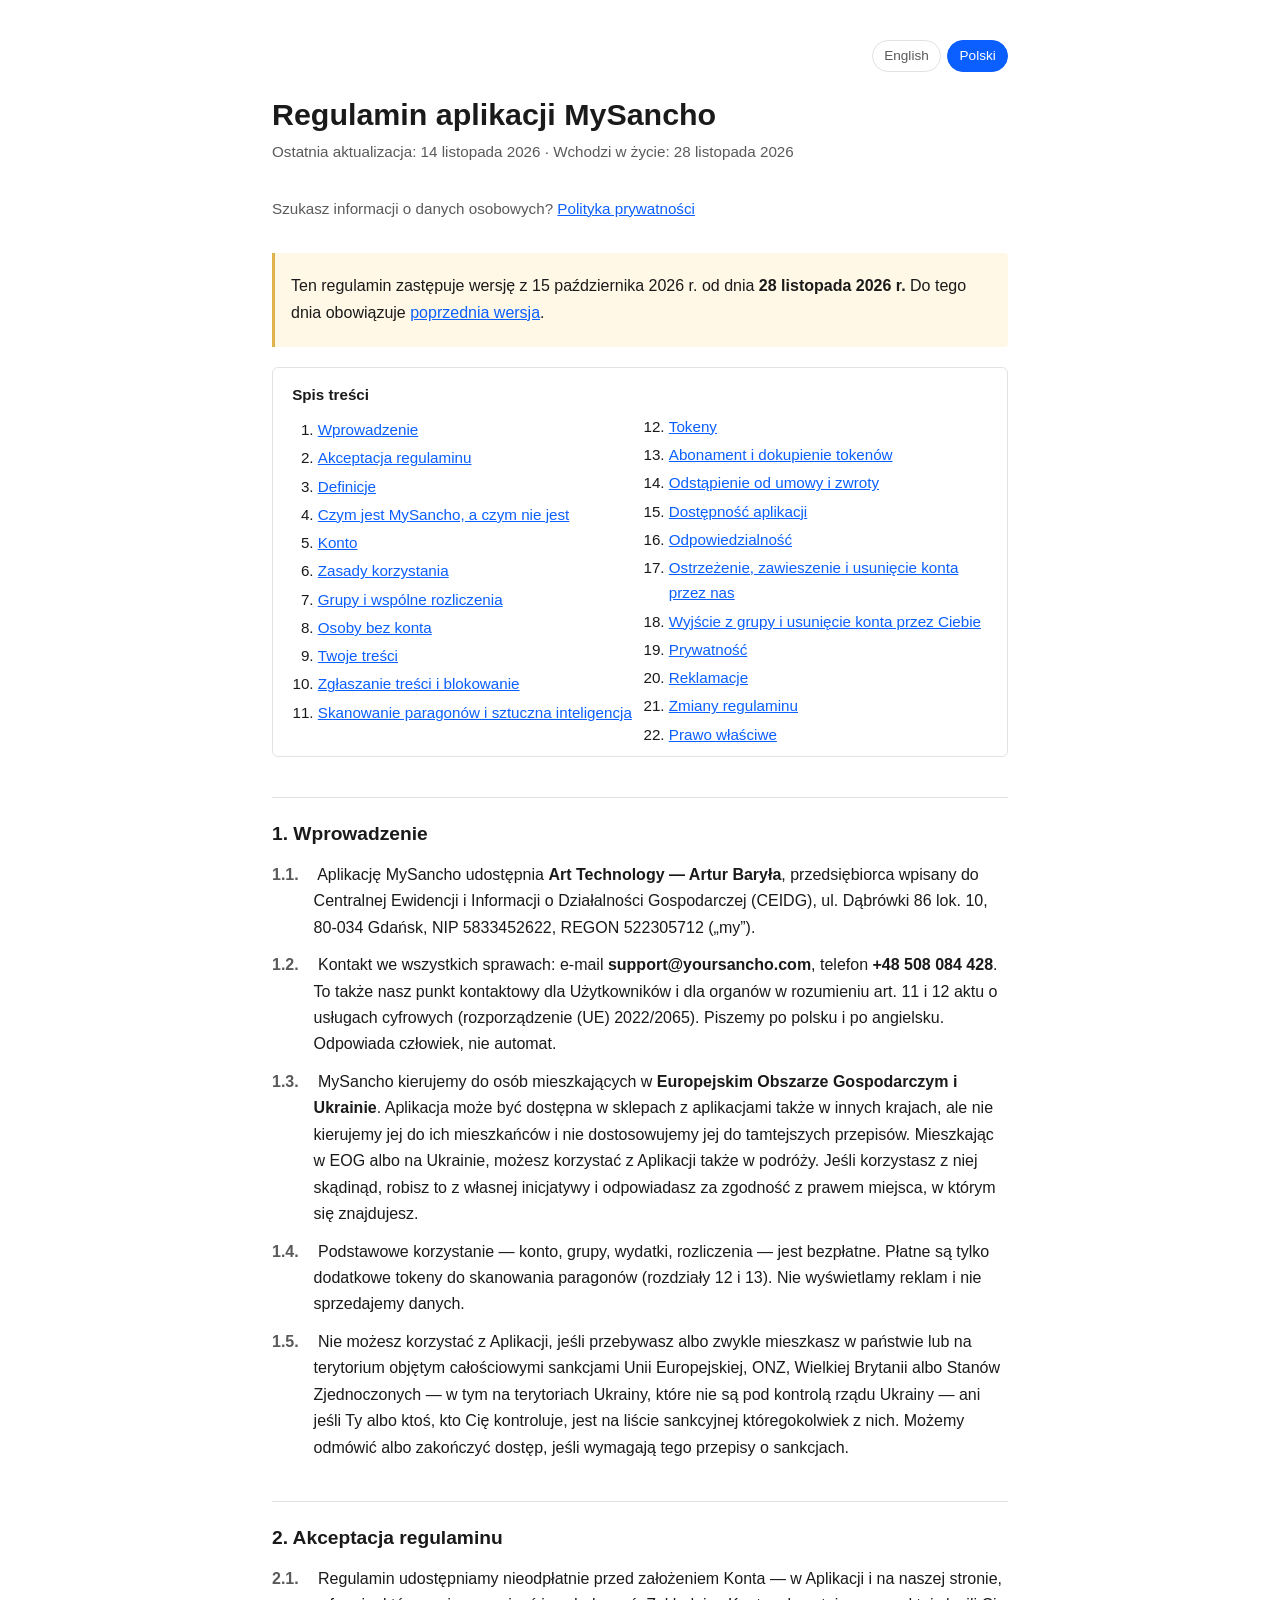
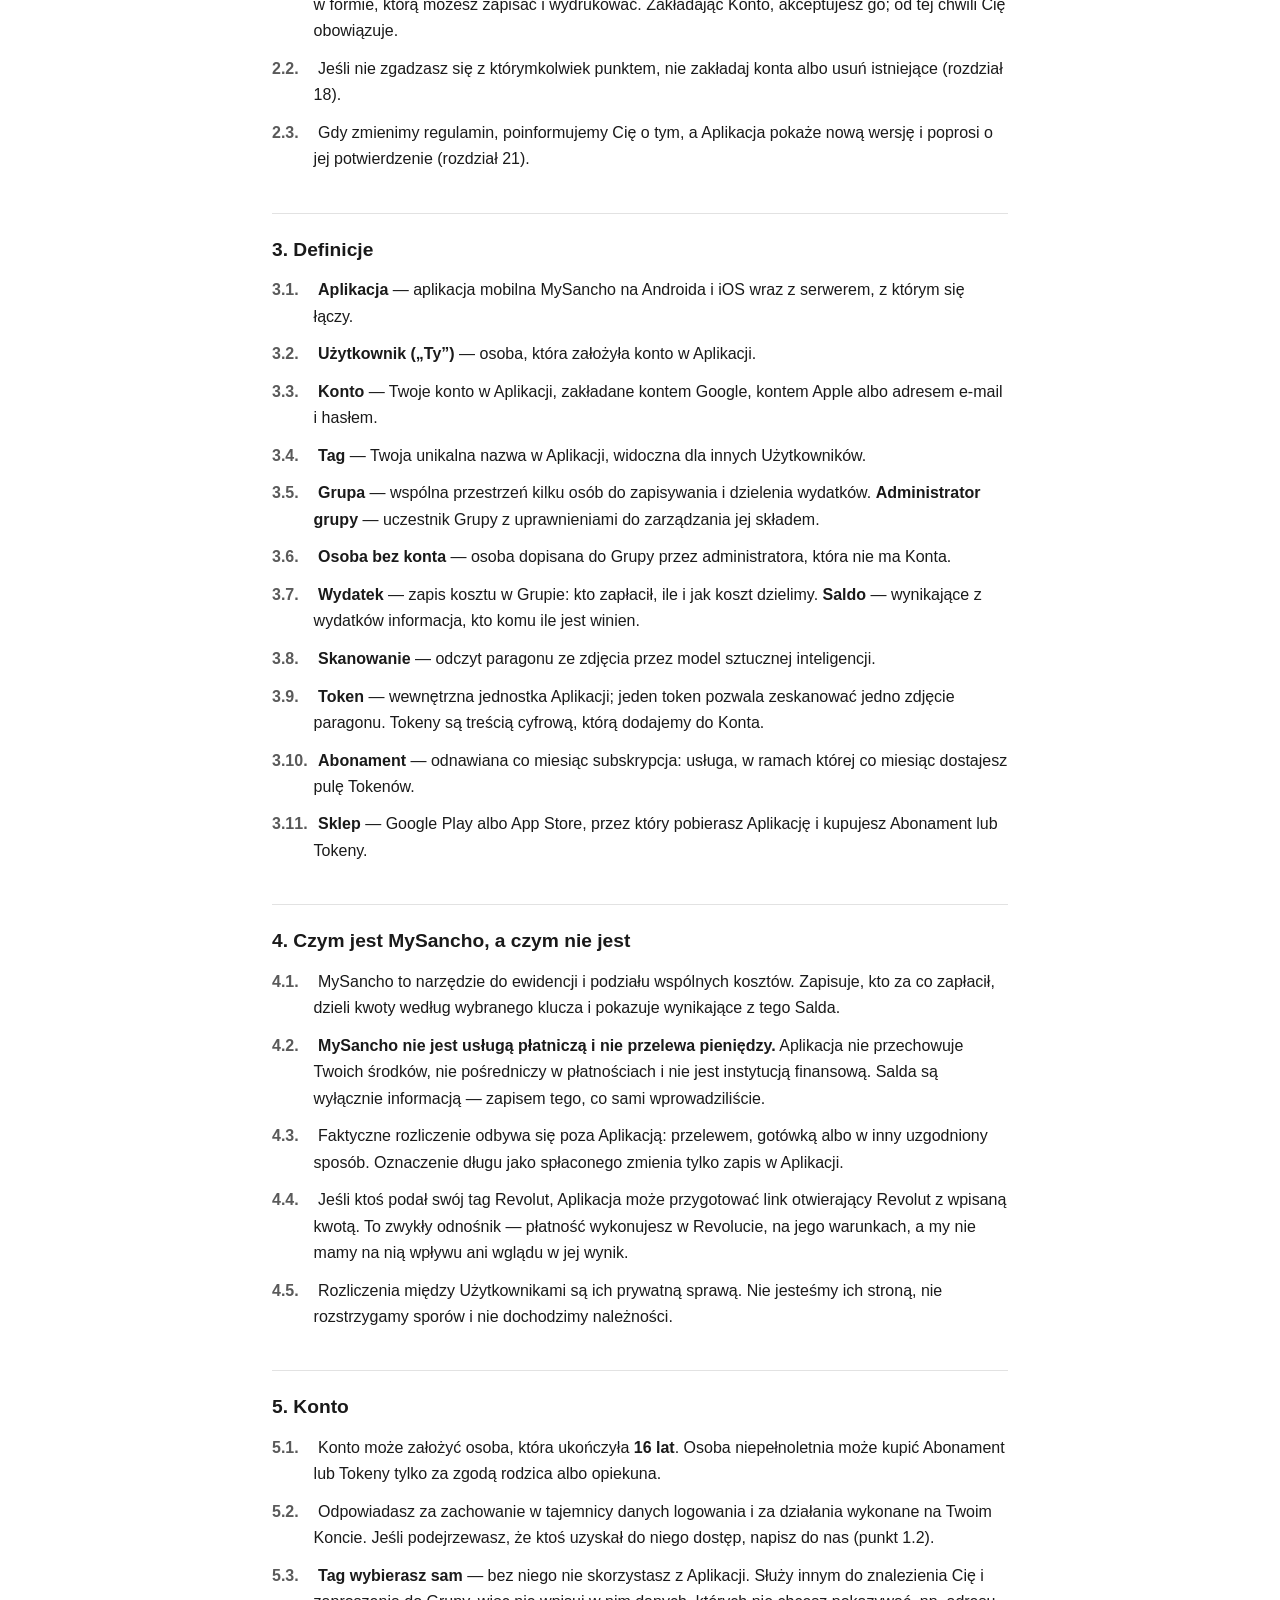
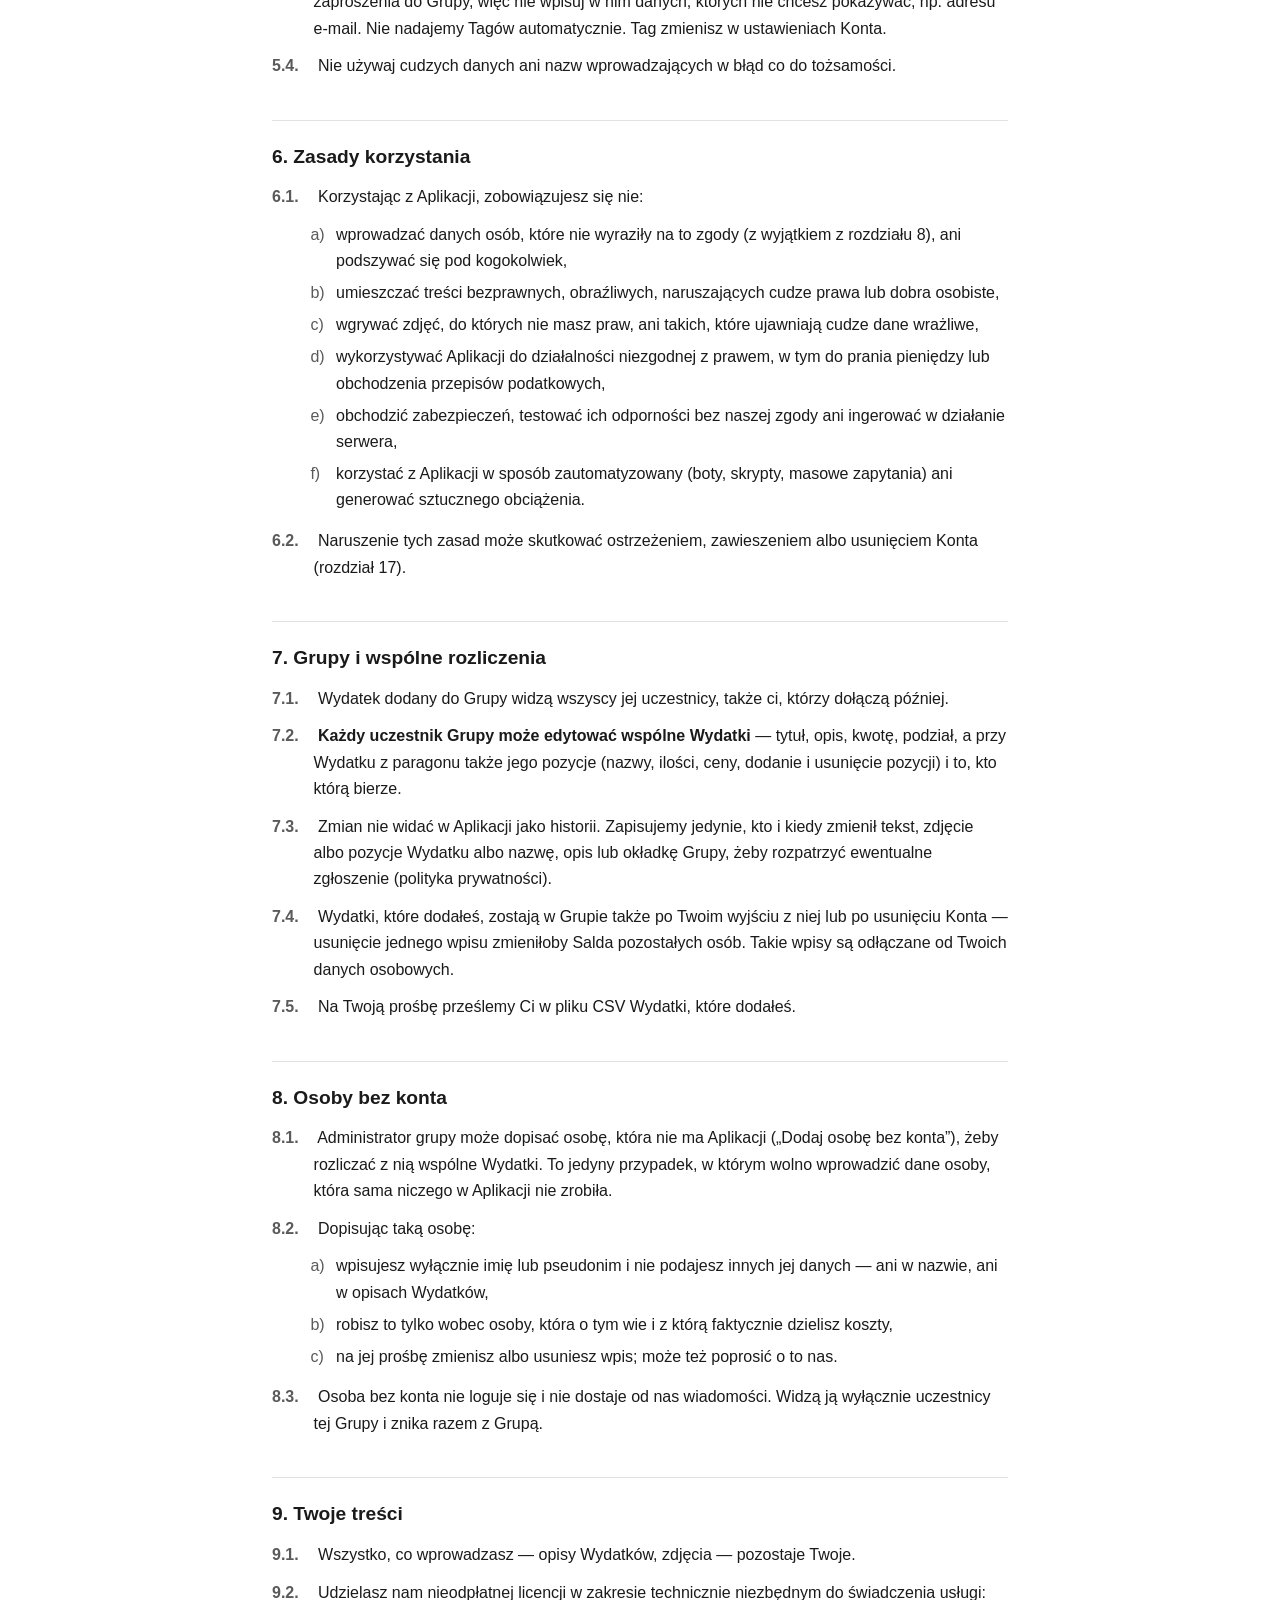
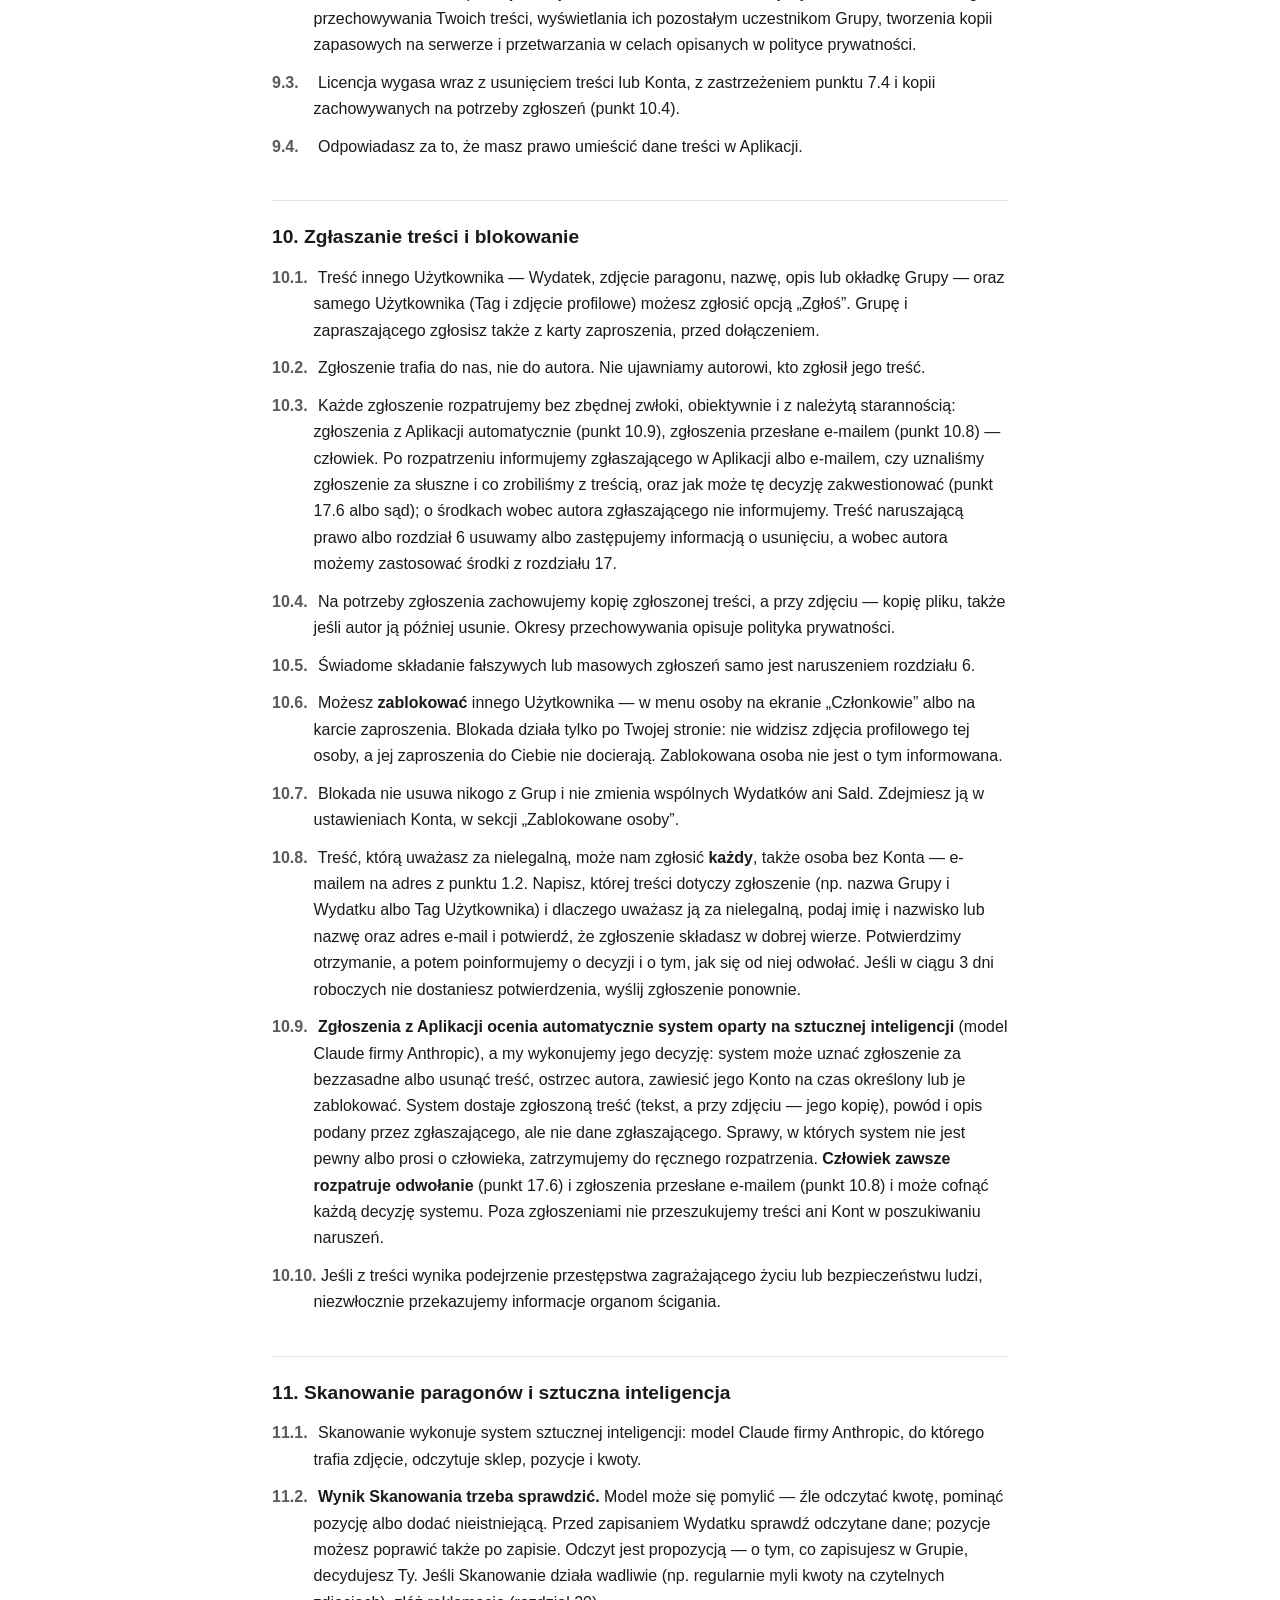
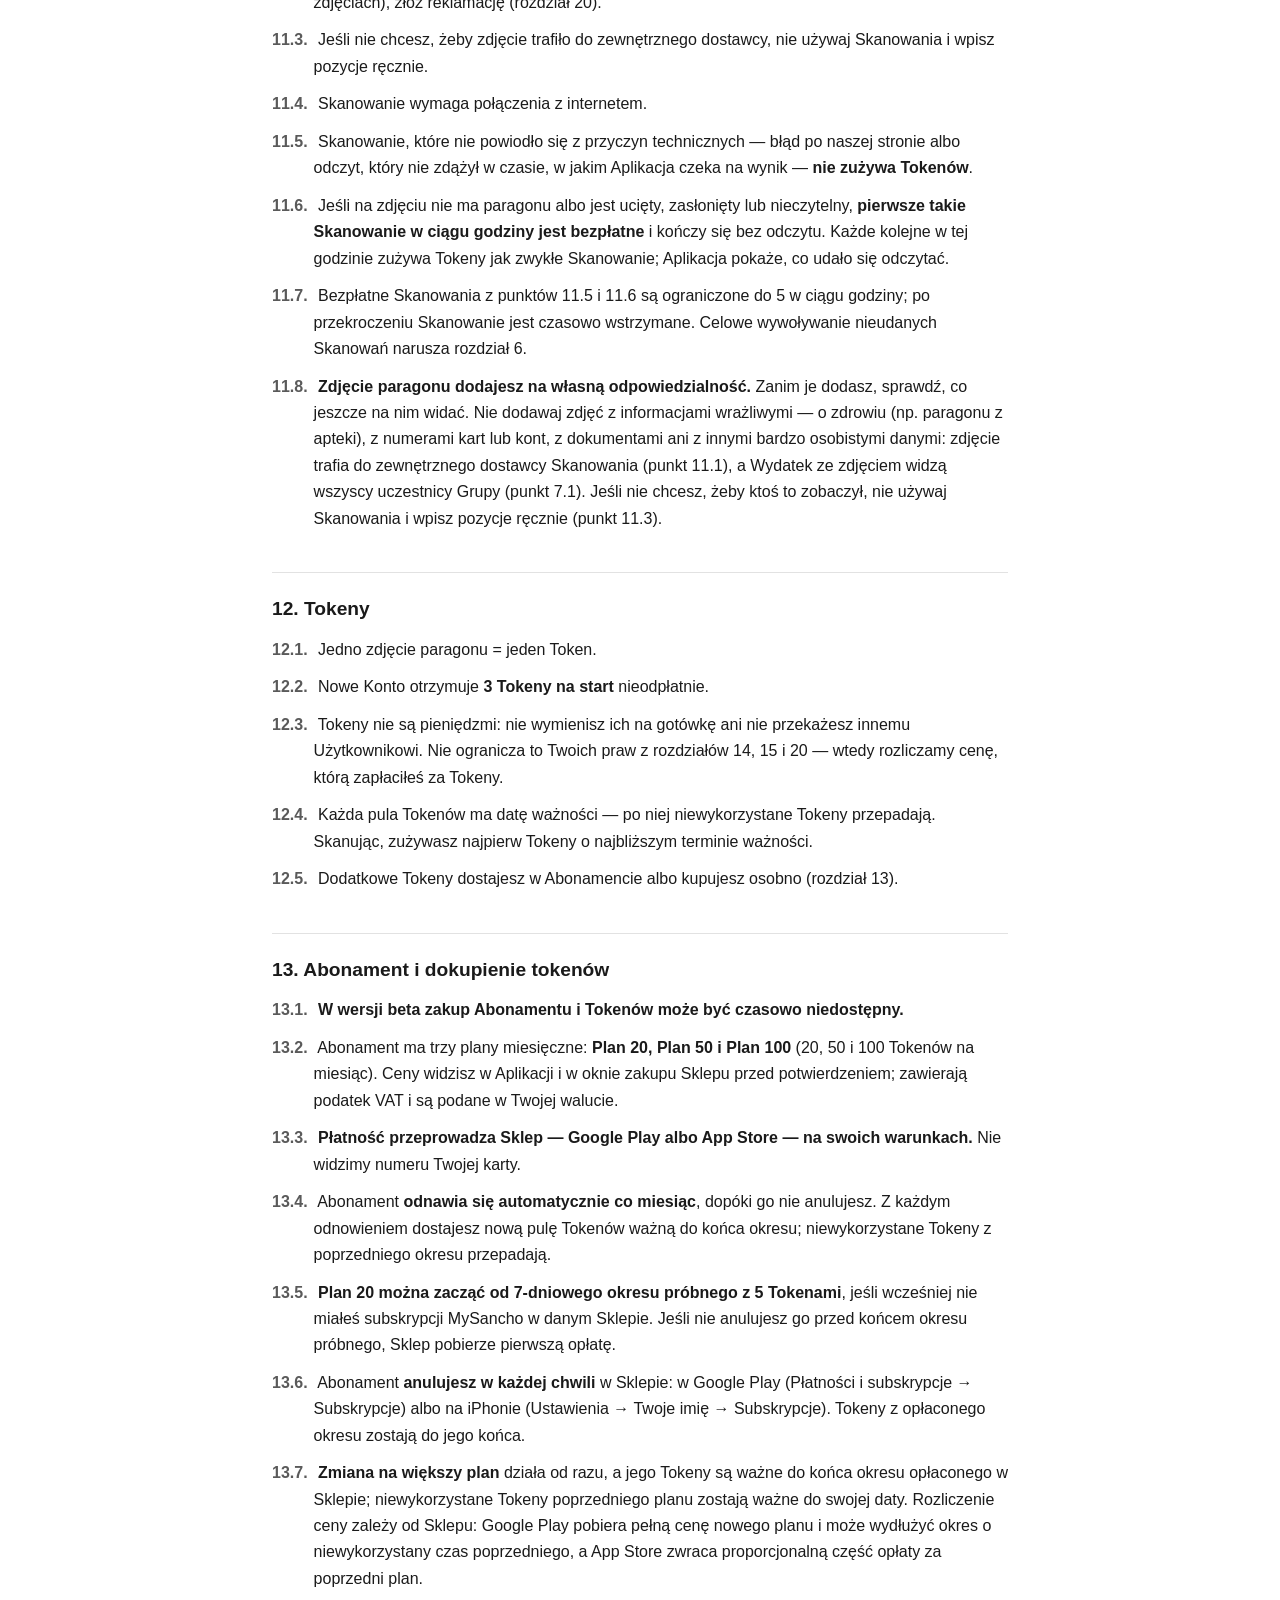
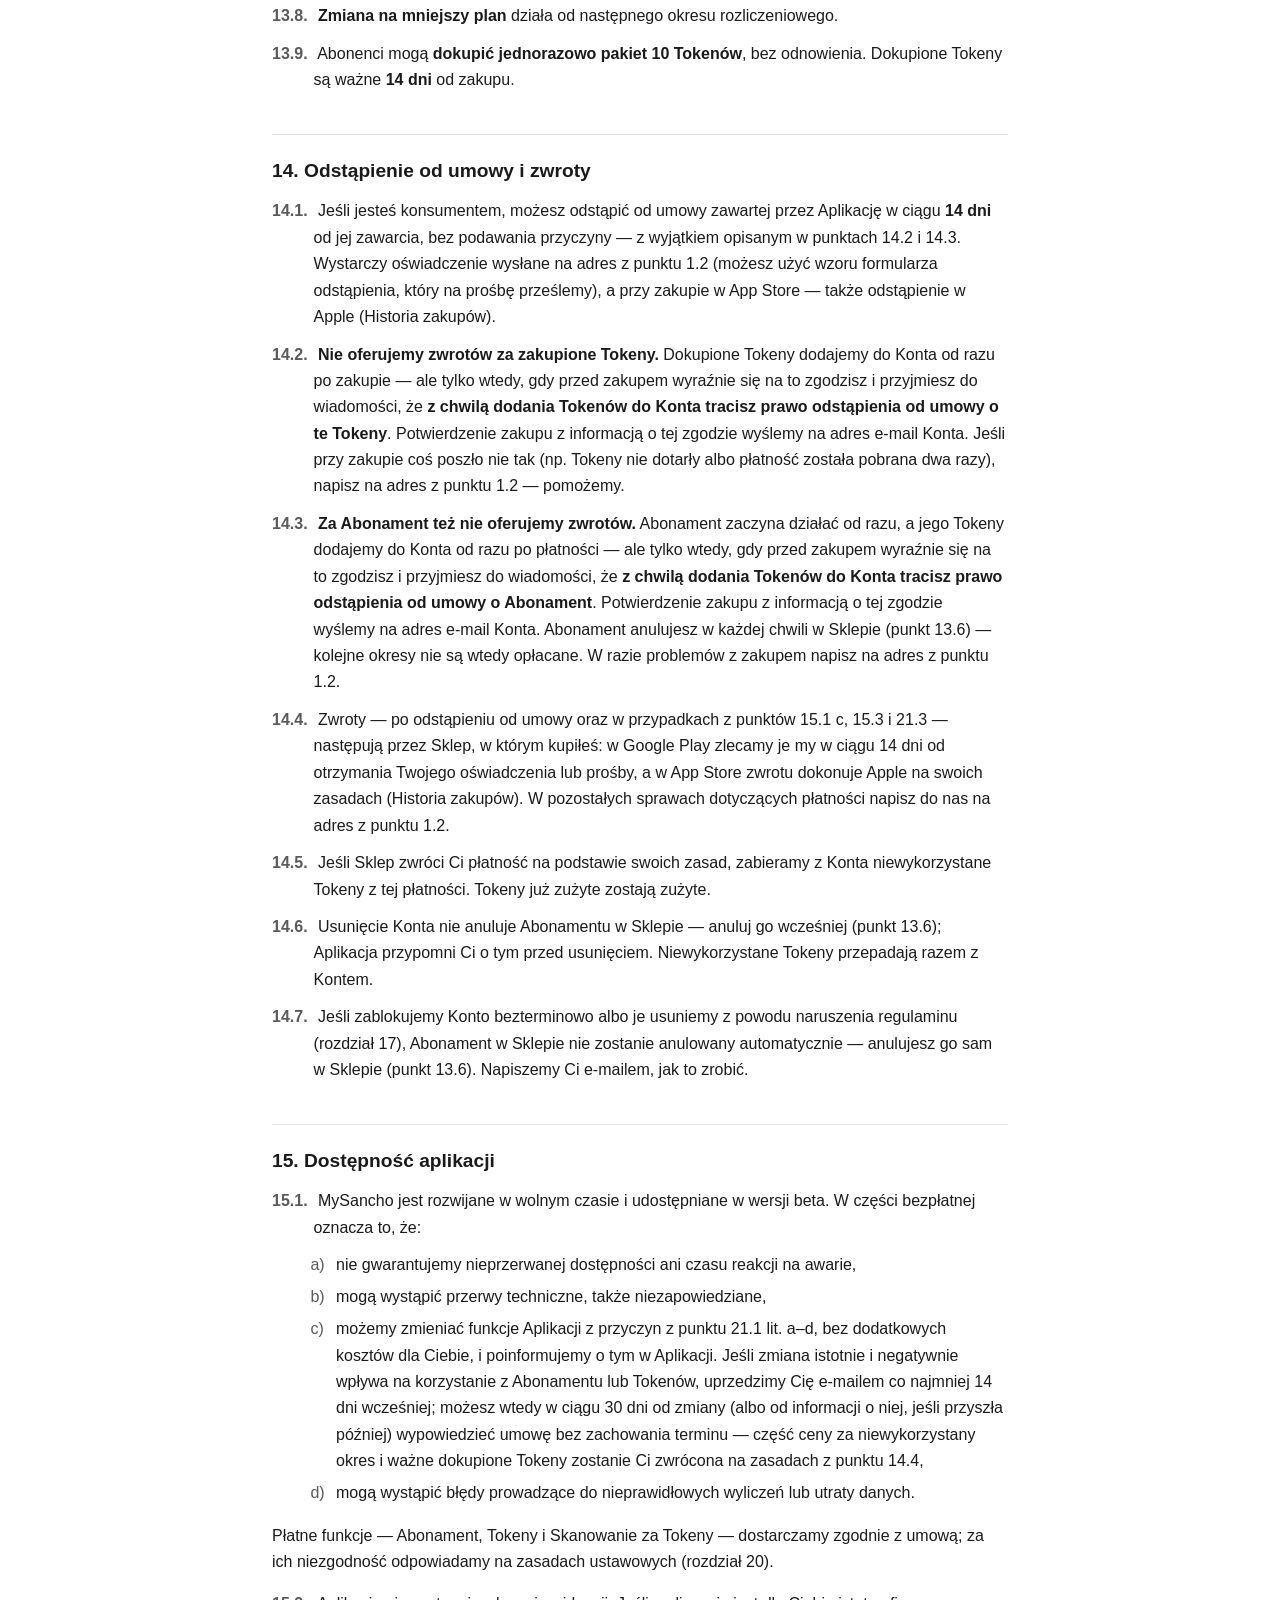
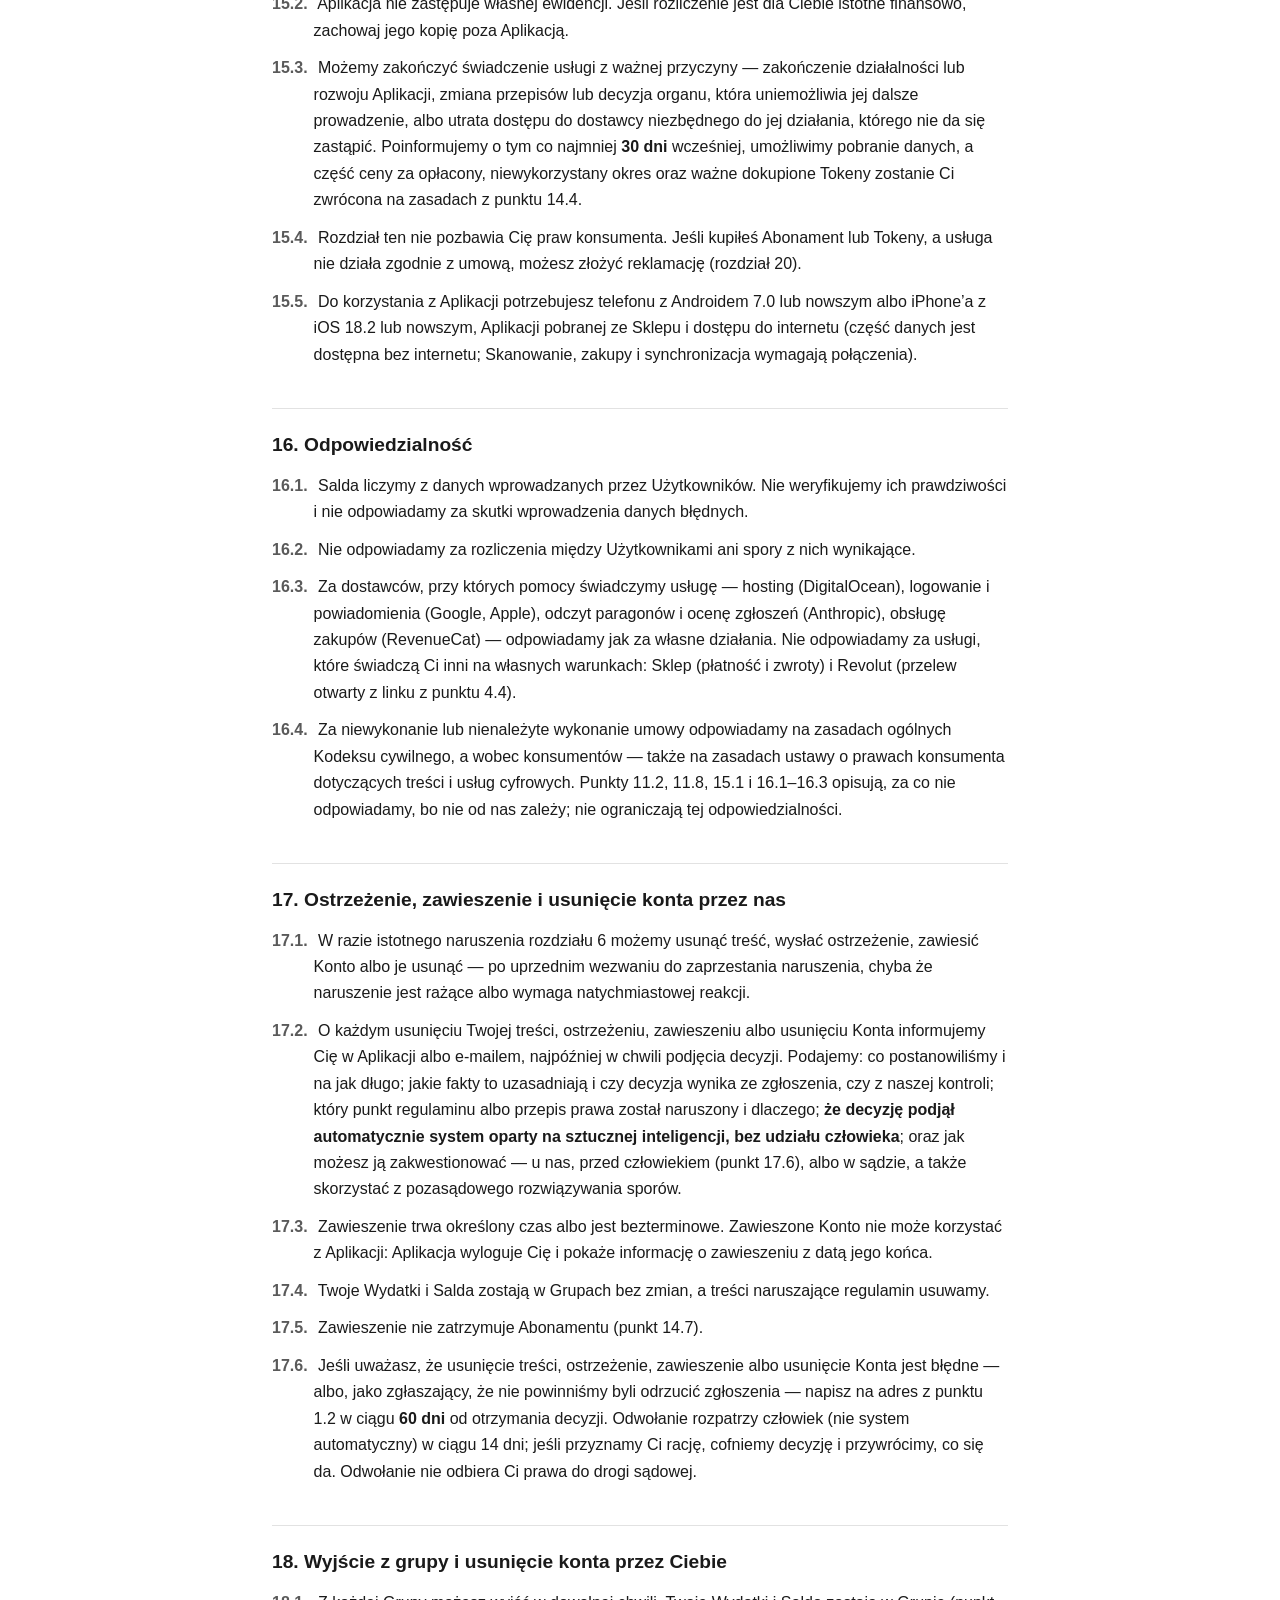
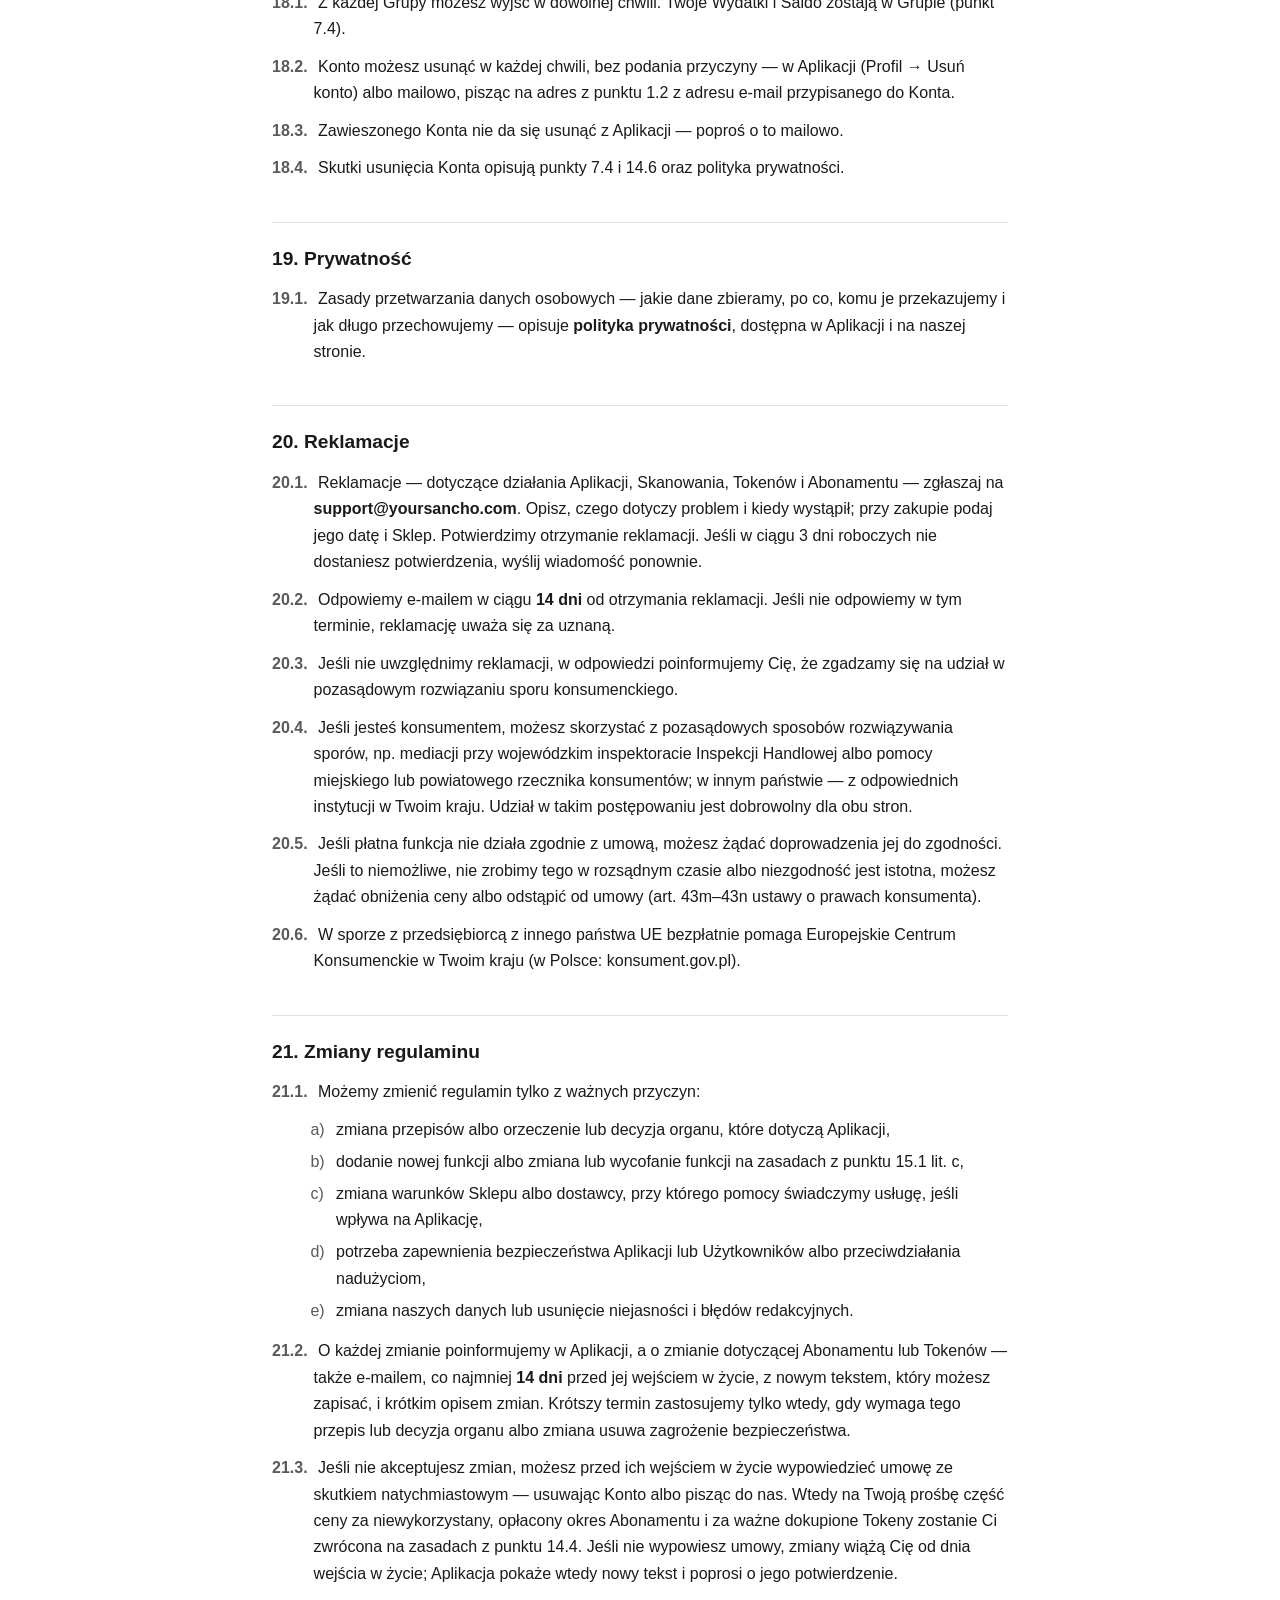
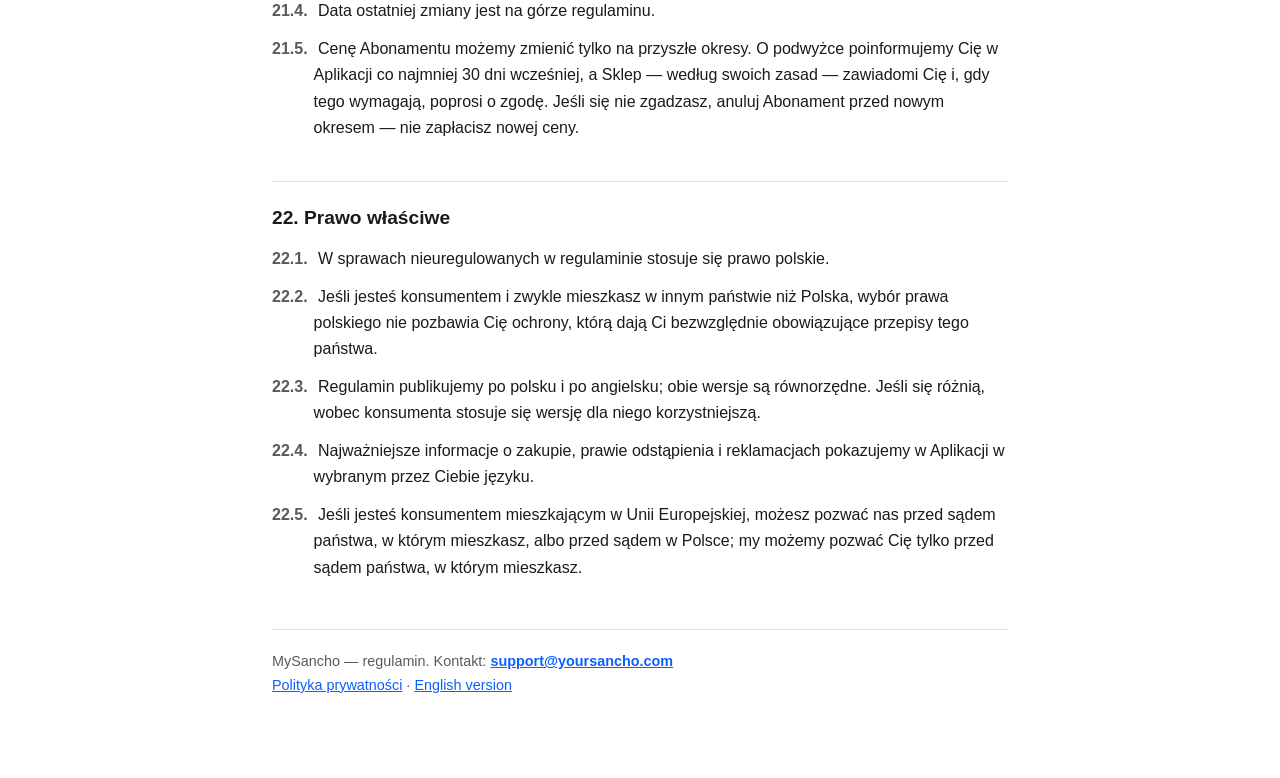
<file: terms.html>
<!doctype html>
<html lang="pl">
<head>
<meta charset="utf-8">
<meta name="viewport" content="width=device-width, initial-scale=1">
<title>Regulamin — MySancho</title>
<meta name="description" content="Regulamin aplikacji MySancho do dzielenia wspólnych wydatków.">
<link rel="canonical" href="https://arturbaryla.github.io/mysancho-legal/terms.html">
<link rel="alternate" hreflang="en" href="https://arturbaryla.github.io/mysancho-legal/terms-en.html">
<link rel="alternate" hreflang="pl" href="https://arturbaryla.github.io/mysancho-legal/terms.html">
<link rel="alternate" hreflang="x-default" href="https://arturbaryla.github.io/mysancho-legal/terms-en.html">
<link rel="stylesheet" href="style.css">
</head>
<body>
<main>

<nav class="langbar" aria-label="Wybór języka">
  <a href="terms-en.html" hreflang="en">English</a>
  <a href="terms.html" aria-current="page">Polski</a>
</nav>

<h1>Regulamin aplikacji MySancho</h1>
<p class="sub">Ostatnia aktualizacja: 14 listopada 2026 · Wchodzi w życie: 28 listopada 2026</p>
<p class="docnav">Szukasz informacji o danych osobowych? <a href="./">Polityka prywatności</a></p>

<div class="note">
  <p>Ten regulamin zastępuje wersję z 15 października 2026 r. od dnia <strong>28 listopada 2026 r.</strong> Do tego dnia obowiązuje <a href="archive/terms-pl-2026-10-15.html">poprzednia wersja</a>.</p>
</div>

<nav class="toc" aria-label="Spis treści">
<p class="toc-title">Spis treści</p>
<ol>
  <li><a href="#1-wprowadzenie">Wprowadzenie</a></li>
  <li><a href="#2-akceptacja-regulaminu">Akceptacja regulaminu</a></li>
  <li><a href="#3-definicje">Definicje</a></li>
  <li><a href="#4-czym-jest-mysancho-a-czym-nie-jest">Czym jest MySancho, a czym nie jest</a></li>
  <li><a href="#5-konto">Konto</a></li>
  <li><a href="#6-zasady-korzystania">Zasady korzystania</a></li>
  <li><a href="#7-grupy-i-wspólne-rozliczenia">Grupy i wspólne rozliczenia</a></li>
  <li><a href="#8-osoby-bez-konta">Osoby bez konta</a></li>
  <li><a href="#9-twoje-treści">Twoje treści</a></li>
  <li><a href="#10-zgłaszanie-treści-i-blokowanie">Zgłaszanie treści i blokowanie</a></li>
  <li><a href="#11-skanowanie-paragonów-i-sztuczna-inteligencja">Skanowanie paragonów i sztuczna inteligencja</a></li>
  <li><a href="#12-tokeny">Tokeny</a></li>
  <li><a href="#13-abonament-i-dokupienie-tokenów">Abonament i dokupienie tokenów</a></li>
  <li><a href="#14-odstąpienie-od-umowy-i-zwroty">Odstąpienie od umowy i zwroty</a></li>
  <li><a href="#15-dostępność-aplikacji">Dostępność aplikacji</a></li>
  <li><a href="#16-odpowiedzialność">Odpowiedzialność</a></li>
  <li><a href="#17-ostrzeżenie-zawieszenie-i-usunięcie-konta-przez-nas">Ostrzeżenie, zawieszenie i usunięcie konta przez nas</a></li>
  <li><a href="#18-wyjście-z-grupy-i-usunięcie-konta-przez-ciebie">Wyjście z grupy i usunięcie konta przez Ciebie</a></li>
  <li><a href="#19-prywatność">Prywatność</a></li>
  <li><a href="#20-reklamacje">Reklamacje</a></li>
  <li><a href="#21-zmiany-regulaminu">Zmiany regulaminu</a></li>
  <li><a href="#22-prawo-właściwe">Prawo właściwe</a></li>
</ol>
</nav>

<h2 id="1-wprowadzenie">1. Wprowadzenie</h2>

<p class="pt" id="p1-1"><span class="no">1.1.</span> Aplikację MySancho udostępnia <strong>Art Technology — Artur Baryła</strong>, przedsiębiorca wpisany do Centralnej Ewidencji i Informacji o Działalności Gospodarczej (CEIDG), ul. Dąbrówki 86 lok. 10, 80-034 Gdańsk, NIP 5833452622, REGON 522305712 („my”).</p>

<p class="pt" id="p1-2"><span class="no">1.2.</span> Kontakt we wszystkich sprawach: e-mail <strong>support@yoursancho.com</strong>, telefon <strong>+48 508 084 428</strong>. To także nasz punkt kontaktowy dla Użytkowników i dla organów w rozumieniu art. 11 i 12 aktu o usługach cyfrowych (rozporządzenie (UE) 2022/2065). Piszemy po polsku i po angielsku. Odpowiada człowiek, nie automat.</p>

<p class="pt" id="p1-3"><span class="no">1.3.</span> MySancho kierujemy do osób mieszkających w <strong>Europejskim Obszarze Gospodarczym i Ukrainie</strong>. Aplikacja może być dostępna w sklepach z aplikacjami także w innych krajach, ale nie kierujemy jej do ich mieszkańców i nie dostosowujemy jej do tamtejszych przepisów. Mieszkając w EOG albo na Ukrainie, możesz korzystać z Aplikacji także w podróży. Jeśli korzystasz z niej skądinąd, robisz to z własnej inicjatywy i odpowiadasz za zgodność z prawem miejsca, w którym się znajdujesz.</p>

<p class="pt" id="p1-4"><span class="no">1.4.</span> Podstawowe korzystanie — konto, grupy, wydatki, rozliczenia — jest bezpłatne. Płatne są tylko dodatkowe tokeny do skanowania paragonów (rozdziały 12 i 13). Nie wyświetlamy reklam i nie sprzedajemy danych.</p>

<p class="pt" id="p1-5"><span class="no">1.5.</span> Nie możesz korzystać z Aplikacji, jeśli przebywasz albo zwykle mieszkasz w państwie lub na terytorium objętym całościowymi sankcjami Unii Europejskiej, ONZ, Wielkiej Brytanii albo Stanów Zjednoczonych — w tym na terytoriach Ukrainy, które nie są pod kontrolą rządu Ukrainy — ani jeśli Ty albo ktoś, kto Cię kontroluje, jest na liście sankcyjnej któregokolwiek z nich. Możemy odmówić albo zakończyć dostęp, jeśli wymagają tego przepisy o sankcjach.</p>

<h2 id="2-akceptacja-regulaminu">2. Akceptacja regulaminu</h2>

<p class="pt" id="p2-1"><span class="no">2.1.</span> Regulamin udostępniamy nieodpłatnie przed założeniem Konta — w Aplikacji i na naszej stronie, w formie, którą możesz zapisać i wydrukować. Zakładając Konto, akceptujesz go; od tej chwili Cię obowiązuje.</p>

<p class="pt" id="p2-2"><span class="no">2.2.</span> Jeśli nie zgadzasz się z którymkolwiek punktem, nie zakładaj konta albo usuń istniejące (rozdział 18).</p>

<p class="pt" id="p2-3"><span class="no">2.3.</span> Gdy zmienimy regulamin, poinformujemy Cię o tym, a Aplikacja pokaże nową wersję i poprosi o jej potwierdzenie (rozdział 21).</p>

<h2 id="3-definicje">3. Definicje</h2>

<p class="pt" id="p3-1"><span class="no">3.1.</span> <strong>Aplikacja</strong> — aplikacja mobilna MySancho na Androida i iOS wraz z serwerem, z którym się łączy.</p>

<p class="pt" id="p3-2"><span class="no">3.2.</span> <strong>Użytkownik („Ty”)</strong> — osoba, która założyła konto w Aplikacji.</p>

<p class="pt" id="p3-3"><span class="no">3.3.</span> <strong>Konto</strong> — Twoje konto w Aplikacji, zakładane kontem Google, kontem Apple albo adresem e-mail i hasłem.</p>

<p class="pt" id="p3-4"><span class="no">3.4.</span> <strong>Tag</strong> — Twoja unikalna nazwa w Aplikacji, widoczna dla innych Użytkowników.</p>

<p class="pt" id="p3-5"><span class="no">3.5.</span> <strong>Grupa</strong> — wspólna przestrzeń kilku osób do zapisywania i dzielenia wydatków. <strong>Administrator grupy</strong> — uczestnik Grupy z uprawnieniami do zarządzania jej składem.</p>

<p class="pt" id="p3-6"><span class="no">3.6.</span> <strong>Osoba bez konta</strong> — osoba dopisana do Grupy przez administratora, która nie ma Konta.</p>

<p class="pt" id="p3-7"><span class="no">3.7.</span> <strong>Wydatek</strong> — zapis kosztu w Grupie: kto zapłacił, ile i jak koszt dzielimy. <strong>Saldo</strong> — wynikające z wydatków informacja, kto komu ile jest winien.</p>

<p class="pt" id="p3-8"><span class="no">3.8.</span> <strong>Skanowanie</strong> — odczyt paragonu ze zdjęcia przez model sztucznej inteligencji.</p>

<p class="pt" id="p3-9"><span class="no">3.9.</span> <strong>Token</strong> — wewnętrzna jednostka Aplikacji; jeden token pozwala zeskanować jedno zdjęcie paragonu. Tokeny są treścią cyfrową, którą dodajemy do Konta.</p>

<p class="pt" id="p3-10"><span class="no">3.10.</span> <strong>Abonament</strong> — odnawiana co miesiąc subskrypcja: usługa, w ramach której co miesiąc dostajesz pulę Tokenów.</p>

<p class="pt" id="p3-11"><span class="no">3.11.</span> <strong>Sklep</strong> — Google Play albo App Store, przez który pobierasz Aplikację i kupujesz Abonament lub Tokeny.</p>

<h2 id="4-czym-jest-mysancho-a-czym-nie-jest">4. Czym jest MySancho, a czym nie jest</h2>

<p class="pt" id="p4-1"><span class="no">4.1.</span> MySancho to narzędzie do ewidencji i podziału wspólnych kosztów. Zapisuje, kto za co zapłacił, dzieli kwoty według wybranego klucza i pokazuje wynikające z tego Salda.</p>

<p class="pt" id="p4-2"><span class="no">4.2.</span> <strong>MySancho nie jest usługą płatniczą i nie przelewa pieniędzy.</strong> Aplikacja nie przechowuje Twoich środków, nie pośredniczy w płatnościach i nie jest instytucją finansową. Salda są wyłącznie informacją — zapisem tego, co sami wprowadziliście.</p>

<p class="pt" id="p4-3"><span class="no">4.3.</span> Faktyczne rozliczenie odbywa się poza Aplikacją: przelewem, gotówką albo w inny uzgodniony sposób. Oznaczenie długu jako spłaconego zmienia tylko zapis w Aplikacji.</p>

<p class="pt" id="p4-4"><span class="no">4.4.</span> Jeśli ktoś podał swój tag Revolut, Aplikacja może przygotować link otwierający Revolut z wpisaną kwotą. To zwykły odnośnik — płatność wykonujesz w Revolucie, na jego warunkach, a my nie mamy na nią wpływu ani wglądu w jej wynik.</p>

<p class="pt" id="p4-5"><span class="no">4.5.</span> Rozliczenia między Użytkownikami są ich prywatną sprawą. Nie jesteśmy ich stroną, nie rozstrzygamy sporów i nie dochodzimy należności.</p>

<h2 id="5-konto">5. Konto</h2>

<p class="pt" id="p5-1"><span class="no">5.1.</span> Konto może założyć osoba, która ukończyła <strong>16 lat</strong>. Osoba niepełnoletnia może kupić Abonament lub Tokeny tylko za zgodą rodzica albo opiekuna.</p>

<p class="pt" id="p5-2"><span class="no">5.2.</span> Odpowiadasz za zachowanie w tajemnicy danych logowania i za działania wykonane na Twoim Koncie. Jeśli podejrzewasz, że ktoś uzyskał do niego dostęp, napisz do nas (punkt 1.2).</p>

<p class="pt" id="p5-3"><span class="no">5.3.</span> <strong>Tag wybierasz sam</strong> — bez niego nie skorzystasz z Aplikacji. Służy innym do znalezienia Cię i zaproszenia do Grupy, więc nie wpisuj w nim danych, których nie chcesz pokazywać, np. adresu e-mail. Nie nadajemy Tagów automatycznie. Tag zmienisz w ustawieniach Konta.</p>

<p class="pt" id="p5-4"><span class="no">5.4.</span> Nie używaj cudzych danych ani nazw wprowadzających w błąd co do tożsamości.</p>

<h2 id="6-zasady-korzystania">6. Zasady korzystania</h2>

<p class="pt" id="p6-1"><span class="no">6.1.</span> Korzystając z Aplikacji, zobowiązujesz się nie:</p>

<ol class="alpha">
  <li>wprowadzać danych osób, które nie wyraziły na to zgody (z wyjątkiem z rozdziału 8), ani podszywać się pod kogokolwiek,</li>
  <li>umieszczać treści bezprawnych, obraźliwych, naruszających cudze prawa lub dobra osobiste,</li>
  <li>wgrywać zdjęć, do których nie masz praw, ani takich, które ujawniają cudze dane wrażliwe,</li>
  <li>wykorzystywać Aplikacji do działalności niezgodnej z prawem, w tym do prania pieniędzy lub obchodzenia przepisów podatkowych,</li>
  <li>obchodzić zabezpieczeń, testować ich odporności bez naszej zgody ani ingerować w działanie serwera,</li>
  <li>korzystać z Aplikacji w sposób zautomatyzowany (boty, skrypty, masowe zapytania) ani generować sztucznego obciążenia.</li>
</ol>

<p class="pt" id="p6-2"><span class="no">6.2.</span> Naruszenie tych zasad może skutkować ostrzeżeniem, zawieszeniem albo usunięciem Konta (rozdział 17).</p>

<h2 id="7-grupy-i-wspólne-rozliczenia">7. Grupy i wspólne rozliczenia</h2>

<p class="pt" id="p7-1"><span class="no">7.1.</span> Wydatek dodany do Grupy widzą wszyscy jej uczestnicy, także ci, którzy dołączą później.</p>

<p class="pt" id="p7-2"><span class="no">7.2.</span> <strong>Każdy uczestnik Grupy może edytować wspólne Wydatki</strong> — tytuł, opis, kwotę, podział, a przy Wydatku z paragonu także jego pozycje (nazwy, ilości, ceny, dodanie i usunięcie pozycji) i to, kto którą bierze.</p>

<p class="pt" id="p7-3"><span class="no">7.3.</span> Zmian nie widać w Aplikacji jako historii. Zapisujemy jedynie, kto i kiedy zmienił tekst, zdjęcie albo pozycje Wydatku albo nazwę, opis lub okładkę Grupy, żeby rozpatrzyć ewentualne zgłoszenie (polityka prywatności).</p>

<p class="pt" id="p7-4"><span class="no">7.4.</span> Wydatki, które dodałeś, zostają w Grupie także po Twoim wyjściu z niej lub po usunięciu Konta — usunięcie jednego wpisu zmieniłoby Salda pozostałych osób. Takie wpisy są odłączane od Twoich danych osobowych.</p>

<p class="pt" id="p7-5"><span class="no">7.5.</span> Na Twoją prośbę prześlemy Ci w pliku CSV Wydatki, które dodałeś.</p>

<h2 id="8-osoby-bez-konta">8. Osoby bez konta</h2>

<p class="pt" id="p8-1"><span class="no">8.1.</span> Administrator grupy może dopisać osobę, która nie ma Aplikacji („Dodaj osobę bez konta”), żeby rozliczać z nią wspólne Wydatki. To jedyny przypadek, w którym wolno wprowadzić dane osoby, która sama niczego w Aplikacji nie zrobiła.</p>

<p class="pt" id="p8-2"><span class="no">8.2.</span> Dopisując taką osobę:</p>

<ol class="alpha">
  <li>wpisujesz wyłącznie imię lub pseudonim i nie podajesz innych jej danych — ani w nazwie, ani w opisach Wydatków,</li>
  <li>robisz to tylko wobec osoby, która o tym wie i z którą faktycznie dzielisz koszty,</li>
  <li>na jej prośbę zmienisz albo usuniesz wpis; może też poprosić o to nas.</li>
</ol>

<p class="pt" id="p8-3"><span class="no">8.3.</span> Osoba bez konta nie loguje się i nie dostaje od nas wiadomości. Widzą ją wyłącznie uczestnicy tej Grupy i znika razem z Grupą.</p>

<h2 id="9-twoje-treści">9. Twoje treści</h2>

<p class="pt" id="p9-1"><span class="no">9.1.</span> Wszystko, co wprowadzasz — opisy Wydatków, zdjęcia — pozostaje Twoje.</p>

<p class="pt" id="p9-2"><span class="no">9.2.</span> Udzielasz nam nieodpłatnej licencji w zakresie technicznie niezbędnym do świadczenia usługi: przechowywania Twoich treści, wyświetlania ich pozostałym uczestnikom Grupy, tworzenia kopii zapasowych na serwerze i przetwarzania w celach opisanych w polityce prywatności.</p>

<p class="pt" id="p9-3"><span class="no">9.3.</span> Licencja wygasa wraz z usunięciem treści lub Konta, z zastrzeżeniem punktu 7.4 i kopii zachowywanych na potrzeby zgłoszeń (punkt 10.4).</p>

<p class="pt" id="p9-4"><span class="no">9.4.</span> Odpowiadasz za to, że masz prawo umieścić dane treści w Aplikacji.</p>

<h2 id="10-zgłaszanie-treści-i-blokowanie">10. Zgłaszanie treści i blokowanie</h2>

<p class="pt" id="p10-1"><span class="no">10.1.</span> Treść innego Użytkownika — Wydatek, zdjęcie paragonu, nazwę, opis lub okładkę Grupy — oraz samego Użytkownika (Tag i zdjęcie profilowe) możesz zgłosić opcją „Zgłoś”. Grupę i zapraszającego zgłosisz także z karty zaproszenia, przed dołączeniem.</p>

<p class="pt" id="p10-2"><span class="no">10.2.</span> Zgłoszenie trafia do nas, nie do autora. Nie ujawniamy autorowi, kto zgłosił jego treść.</p>

<p class="pt" id="p10-3"><span class="no">10.3.</span> Każde zgłoszenie rozpatrujemy bez zbędnej zwłoki, obiektywnie i z należytą starannością: zgłoszenia z Aplikacji automatycznie (punkt 10.9), zgłoszenia przesłane e-mailem (punkt 10.8) — człowiek. Po rozpatrzeniu informujemy zgłaszającego w Aplikacji albo e-mailem, czy uznaliśmy zgłoszenie za słuszne i co zrobiliśmy z treścią, oraz jak może tę decyzję zakwestionować (punkt 17.6 albo sąd); o środkach wobec autora zgłaszającego nie informujemy. Treść naruszającą prawo albo rozdział 6 usuwamy albo zastępujemy informacją o usunięciu, a wobec autora możemy zastosować środki z rozdziału 17.</p>

<p class="pt" id="p10-4"><span class="no">10.4.</span> Na potrzeby zgłoszenia zachowujemy kopię zgłoszonej treści, a przy zdjęciu — kopię pliku, także jeśli autor ją później usunie. Okresy przechowywania opisuje polityka prywatności.</p>

<p class="pt" id="p10-5"><span class="no">10.5.</span> Świadome składanie fałszywych lub masowych zgłoszeń samo jest naruszeniem rozdziału 6.</p>

<p class="pt" id="p10-6"><span class="no">10.6.</span> Możesz <strong>zablokować</strong> innego Użytkownika — w menu osoby na ekranie „Członkowie” albo na karcie zaproszenia. Blokada działa tylko po Twojej stronie: nie widzisz zdjęcia profilowego tej osoby, a jej zaproszenia do Ciebie nie docierają. Zablokowana osoba nie jest o tym informowana.</p>

<p class="pt" id="p10-7"><span class="no">10.7.</span> Blokada nie usuwa nikogo z Grup i nie zmienia wspólnych Wydatków ani Sald. Zdejmiesz ją w ustawieniach Konta, w sekcji „Zablokowane osoby”.</p>

<p class="pt" id="p10-8"><span class="no">10.8.</span> Treść, którą uważasz za nielegalną, może nam zgłosić <strong>każdy</strong>, także osoba bez Konta — e-mailem na adres z punktu 1.2. Napisz, której treści dotyczy zgłoszenie (np. nazwa Grupy i Wydatku albo Tag Użytkownika) i dlaczego uważasz ją za nielegalną, podaj imię i nazwisko lub nazwę oraz adres e-mail i potwierdź, że zgłoszenie składasz w dobrej wierze. Potwierdzimy otrzymanie, a potem poinformujemy o decyzji i o tym, jak się od niej odwołać. Jeśli w ciągu 3 dni roboczych nie dostaniesz potwierdzenia, wyślij zgłoszenie ponownie.</p>

<p class="pt" id="p10-9"><span class="no">10.9.</span> <strong>Zgłoszenia z Aplikacji ocenia automatycznie system oparty na sztucznej inteligencji</strong> (model Claude firmy Anthropic), a my wykonujemy jego decyzję: system może uznać zgłoszenie za bezzasadne albo usunąć treść, ostrzec autora, zawiesić jego Konto na czas określony lub je zablokować. System dostaje zgłoszoną treść (tekst, a przy zdjęciu — jego kopię), powód i opis podany przez zgłaszającego, ale nie dane zgłaszającego. Sprawy, w których system nie jest pewny albo prosi o człowieka, zatrzymujemy do ręcznego rozpatrzenia. <strong>Człowiek zawsze rozpatruje odwołanie</strong> (punkt 17.6) i zgłoszenia przesłane e-mailem (punkt 10.8) i może cofnąć każdą decyzję systemu. Poza zgłoszeniami nie przeszukujemy treści ani Kont w poszukiwaniu naruszeń.</p>

<p class="pt" id="p10-10"><span class="no">10.10.</span> Jeśli z treści wynika podejrzenie przestępstwa zagrażającego życiu lub bezpieczeństwu ludzi, niezwłocznie przekazujemy informacje organom ścigania.</p>

<h2 id="11-skanowanie-paragonów-i-sztuczna-inteligencja">11. Skanowanie paragonów i sztuczna inteligencja</h2>

<p class="pt" id="p11-1"><span class="no">11.1.</span> Skanowanie wykonuje system sztucznej inteligencji: model Claude firmy Anthropic, do którego trafia zdjęcie, odczytuje sklep, pozycje i kwoty.</p>

<p class="pt" id="p11-2"><span class="no">11.2.</span> <strong>Wynik Skanowania trzeba sprawdzić.</strong> Model może się pomylić — źle odczytać kwotę, pominąć pozycję albo dodać nieistniejącą. Przed zapisaniem Wydatku sprawdź odczytane dane; pozycje możesz poprawić także po zapisie. Odczyt jest propozycją — o tym, co zapisujesz w Grupie, decydujesz Ty. Jeśli Skanowanie działa wadliwie (np. regularnie myli kwoty na czytelnych zdjęciach), złóż reklamację (rozdział 20).</p>

<p class="pt" id="p11-3"><span class="no">11.3.</span> Jeśli nie chcesz, żeby zdjęcie trafiło do zewnętrznego dostawcy, nie używaj Skanowania i wpisz pozycje ręcznie.</p>

<p class="pt" id="p11-4"><span class="no">11.4.</span> Skanowanie wymaga połączenia z internetem.</p>

<p class="pt" id="p11-5"><span class="no">11.5.</span> Skanowanie, które nie powiodło się z przyczyn technicznych — błąd po naszej stronie albo odczyt, który nie zdążył w czasie, w jakim Aplikacja czeka na wynik — <strong>nie zużywa Tokenów</strong>.</p>

<p class="pt" id="p11-6"><span class="no">11.6.</span> Jeśli na zdjęciu nie ma paragonu albo jest ucięty, zasłonięty lub nieczytelny, <strong>pierwsze takie Skanowanie w ciągu godziny jest bezpłatne</strong> i kończy się bez odczytu. Każde kolejne w tej godzinie zużywa Tokeny jak zwykłe Skanowanie; Aplikacja pokaże, co udało się odczytać.</p>

<p class="pt" id="p11-7"><span class="no">11.7.</span> Bezpłatne Skanowania z punktów 11.5 i 11.6 są ograniczone do 5 w ciągu godziny; po przekroczeniu Skanowanie jest czasowo wstrzymane. Celowe wywoływanie nieudanych Skanowań narusza rozdział 6.</p>

<p class="pt" id="p11-8"><span class="no">11.8.</span> <strong>Zdjęcie paragonu dodajesz na własną odpowiedzialność.</strong> Zanim je dodasz, sprawdź, co jeszcze na nim widać. Nie dodawaj zdjęć z informacjami wrażliwymi — o zdrowiu (np. paragonu z apteki), z numerami kart lub kont, z dokumentami ani z innymi bardzo osobistymi danymi: zdjęcie trafia do zewnętrznego dostawcy Skanowania (punkt 11.1), a Wydatek ze zdjęciem widzą wszyscy uczestnicy Grupy (punkt 7.1). Jeśli nie chcesz, żeby ktoś to zobaczył, nie używaj Skanowania i wpisz pozycje ręcznie (punkt 11.3).</p>

<h2 id="12-tokeny">12. Tokeny</h2>

<p class="pt" id="p12-1"><span class="no">12.1.</span> Jedno zdjęcie paragonu = jeden Token.</p>

<p class="pt" id="p12-2"><span class="no">12.2.</span> Nowe Konto otrzymuje <strong>3 Tokeny na start</strong> nieodpłatnie.</p>

<p class="pt" id="p12-3"><span class="no">12.3.</span> Tokeny nie są pieniędzmi: nie wymienisz ich na gotówkę ani nie przekażesz innemu Użytkownikowi. Nie ogranicza to Twoich praw z rozdziałów 14, 15 i 20 — wtedy rozliczamy cenę, którą zapłaciłeś za Tokeny.</p>

<p class="pt" id="p12-4"><span class="no">12.4.</span> Każda pula Tokenów ma datę ważności — po niej niewykorzystane Tokeny przepadają. Skanując, zużywasz najpierw Tokeny o najbliższym terminie ważności.</p>

<p class="pt" id="p12-5"><span class="no">12.5.</span> Dodatkowe Tokeny dostajesz w Abonamencie albo kupujesz osobno (rozdział 13).</p>

<h2 id="13-abonament-i-dokupienie-tokenów">13. Abonament i dokupienie tokenów</h2>

<p class="pt" id="p13-1"><span class="no">13.1.</span> <strong>W wersji beta zakup Abonamentu i Tokenów może być czasowo niedostępny.</strong></p>

<p class="pt" id="p13-2"><span class="no">13.2.</span> Abonament ma trzy plany miesięczne: <strong>Plan 20, Plan 50 i Plan 100</strong> (20, 50 i 100 Tokenów na miesiąc). Ceny widzisz w Aplikacji i w oknie zakupu Sklepu przed potwierdzeniem; zawierają podatek VAT i są podane w Twojej walucie.</p>

<p class="pt" id="p13-3"><span class="no">13.3.</span> <strong>Płatność przeprowadza Sklep — Google Play albo App Store — na swoich warunkach.</strong> Nie widzimy numeru Twojej karty.</p>

<p class="pt" id="p13-4"><span class="no">13.4.</span> Abonament <strong>odnawia się automatycznie co miesiąc</strong>, dopóki go nie anulujesz. Z każdym odnowieniem dostajesz nową pulę Tokenów ważną do końca okresu; niewykorzystane Tokeny z poprzedniego okresu przepadają.</p>

<p class="pt" id="p13-5"><span class="no">13.5.</span> <strong>Plan 20 można zacząć od 7-dniowego okresu próbnego z 5 Tokenami</strong>, jeśli wcześniej nie miałeś subskrypcji MySancho w danym Sklepie. Jeśli nie anulujesz go przed końcem okresu próbnego, Sklep pobierze pierwszą opłatę.</p>

<p class="pt" id="p13-6"><span class="no">13.6.</span> Abonament <strong>anulujesz w każdej chwili</strong> w Sklepie: w Google Play (Płatności i subskrypcje → Subskrypcje) albo na iPhonie (Ustawienia → Twoje imię → Subskrypcje). Tokeny z opłaconego okresu zostają do jego końca.</p>

<p class="pt" id="p13-7"><span class="no">13.7.</span> <strong>Zmiana na większy plan</strong> działa od razu, a jego Tokeny są ważne do końca okresu opłaconego w Sklepie; niewykorzystane Tokeny poprzedniego planu zostają ważne do swojej daty. Rozliczenie ceny zależy od Sklepu: Google Play pobiera pełną cenę nowego planu i może wydłużyć okres o niewykorzystany czas poprzedniego, a App Store zwraca proporcjonalną część opłaty za poprzedni plan.</p>

<p class="pt" id="p13-8"><span class="no">13.8.</span> <strong>Zmiana na mniejszy plan</strong> działa od następnego okresu rozliczeniowego.</p>

<p class="pt" id="p13-9"><span class="no">13.9.</span> Abonenci mogą <strong>dokupić jednorazowo pakiet 10 Tokenów</strong>, bez odnowienia. Dokupione Tokeny są ważne <strong>14 dni</strong> od zakupu.</p>

<h2 id="14-odstąpienie-od-umowy-i-zwroty">14. Odstąpienie od umowy i zwroty</h2>

<p class="pt" id="p14-1"><span class="no">14.1.</span> Jeśli jesteś konsumentem, możesz odstąpić od umowy zawartej przez Aplikację w ciągu <strong>14 dni</strong> od jej zawarcia, bez podawania przyczyny — z wyjątkiem opisanym w punktach 14.2 i 14.3. Wystarczy oświadczenie wysłane na adres z punktu 1.2 (możesz użyć wzoru formularza odstąpienia, który na prośbę prześlemy), a przy zakupie w App Store — także odstąpienie w Apple (Historia zakupów).</p>

<p class="pt" id="p14-2"><span class="no">14.2.</span> <strong>Nie oferujemy zwrotów za zakupione Tokeny.</strong> Dokupione Tokeny dodajemy do Konta od razu po zakupie — ale tylko wtedy, gdy przed zakupem wyraźnie się na to zgodzisz i przyjmiesz do wiadomości, że <strong>z chwilą dodania Tokenów do Konta tracisz prawo odstąpienia od umowy o te Tokeny</strong>. Potwierdzenie zakupu z informacją o tej zgodzie wyślemy na adres e-mail Konta. Jeśli przy zakupie coś poszło nie tak (np. Tokeny nie dotarły albo płatność została pobrana dwa razy), napisz na adres z punktu 1.2 — pomożemy.</p>

<p class="pt" id="p14-3"><span class="no">14.3.</span> <strong>Za Abonament też nie oferujemy zwrotów.</strong> Abonament zaczyna działać od razu, a jego Tokeny dodajemy do Konta od razu po płatności — ale tylko wtedy, gdy przed zakupem wyraźnie się na to zgodzisz i przyjmiesz do wiadomości, że <strong>z chwilą dodania Tokenów do Konta tracisz prawo odstąpienia od umowy o Abonament</strong>. Potwierdzenie zakupu z informacją o tej zgodzie wyślemy na adres e-mail Konta. Abonament anulujesz w każdej chwili w Sklepie (punkt 13.6) — kolejne okresy nie są wtedy opłacane. W razie problemów z zakupem napisz na adres z punktu 1.2.</p>

<p class="pt" id="p14-4"><span class="no">14.4.</span> Zwroty — po odstąpieniu od umowy oraz w przypadkach z punktów 15.1 c, 15.3 i 21.3 — następują przez Sklep, w którym kupiłeś: w Google Play zlecamy je my w ciągu 14 dni od otrzymania Twojego oświadczenia lub prośby, a w App Store zwrotu dokonuje Apple na swoich zasadach (Historia zakupów). W pozostałych sprawach dotyczących płatności napisz do nas na adres z punktu 1.2.</p>

<p class="pt" id="p14-5"><span class="no">14.5.</span> Jeśli Sklep zwróci Ci płatność na podstawie swoich zasad, zabieramy z Konta niewykorzystane Tokeny z tej płatności. Tokeny już zużyte zostają zużyte.</p>

<p class="pt" id="p14-6"><span class="no">14.6.</span> Usunięcie Konta nie anuluje Abonamentu w Sklepie — anuluj go wcześniej (punkt 13.6); Aplikacja przypomni Ci o tym przed usunięciem. Niewykorzystane Tokeny przepadają razem z Kontem.</p>

<p class="pt" id="p14-7"><span class="no">14.7.</span> Jeśli zablokujemy Konto bezterminowo albo je usuniemy z powodu naruszenia regulaminu (rozdział 17), Abonament w Sklepie nie zostanie anulowany automatycznie — anulujesz go sam w Sklepie (punkt 13.6). Napiszemy Ci e-mailem, jak to zrobić.</p>

<h2 id="15-dostępność-aplikacji">15. Dostępność aplikacji</h2>

<p class="pt" id="p15-1"><span class="no">15.1.</span> MySancho jest rozwijane w wolnym czasie i udostępniane w wersji beta. W części bezpłatnej oznacza to, że:</p>

<ol class="alpha">
  <li>nie gwarantujemy nieprzerwanej dostępności ani czasu reakcji na awarie,</li>
  <li>mogą wystąpić przerwy techniczne, także niezapowiedziane,</li>
  <li>możemy zmieniać funkcje Aplikacji z przyczyn z punktu 21.1 lit. a–d, bez dodatkowych kosztów dla Ciebie, i poinformujemy o tym w Aplikacji. Jeśli zmiana istotnie i negatywnie wpływa na korzystanie z Abonamentu lub Tokenów, uprzedzimy Cię e-mailem co najmniej 14 dni wcześniej; możesz wtedy w ciągu 30 dni od zmiany (albo od informacji o niej, jeśli przyszła później) wypowiedzieć umowę bez zachowania terminu — część ceny za niewykorzystany okres i ważne dokupione Tokeny zostanie Ci zwrócona na zasadach z punktu 14.4,</li>
  <li>mogą wystąpić błędy prowadzące do nieprawidłowych wyliczeń lub utraty danych.</li>
</ol>

<p>Płatne funkcje — Abonament, Tokeny i Skanowanie za Tokeny — dostarczamy zgodnie z umową; za ich niezgodność odpowiadamy na zasadach ustawowych (rozdział 20).</p>

<p class="pt" id="p15-2"><span class="no">15.2.</span> Aplikacja nie zastępuje własnej ewidencji. Jeśli rozliczenie jest dla Ciebie istotne finansowo, zachowaj jego kopię poza Aplikacją.</p>

<p class="pt" id="p15-3"><span class="no">15.3.</span> Możemy zakończyć świadczenie usługi z ważnej przyczyny — zakończenie działalności lub rozwoju Aplikacji, zmiana przepisów lub decyzja organu, która uniemożliwia jej dalsze prowadzenie, albo utrata dostępu do dostawcy niezbędnego do jej działania, którego nie da się zastąpić. Poinformujemy o tym co najmniej <strong>30 dni</strong> wcześniej, umożliwimy pobranie danych, a część ceny za opłacony, niewykorzystany okres oraz ważne dokupione Tokeny zostanie Ci zwrócona na zasadach z punktu 14.4.</p>

<p class="pt" id="p15-4"><span class="no">15.4.</span> Rozdział ten nie pozbawia Cię praw konsumenta. Jeśli kupiłeś Abonament lub Tokeny, a usługa nie działa zgodnie z umową, możesz złożyć reklamację (rozdział 20).</p>

<p class="pt" id="p15-5"><span class="no">15.5.</span> Do korzystania z Aplikacji potrzebujesz telefonu z Androidem 7.0 lub nowszym albo iPhone’a z iOS 18.2 lub nowszym, Aplikacji pobranej ze Sklepu i dostępu do internetu (część danych jest dostępna bez internetu; Skanowanie, zakupy i synchronizacja wymagają połączenia).</p>

<h2 id="16-odpowiedzialność">16. Odpowiedzialność</h2>

<p class="pt" id="p16-1"><span class="no">16.1.</span> Salda liczymy z danych wprowadzanych przez Użytkowników. Nie weryfikujemy ich prawdziwości i nie odpowiadamy za skutki wprowadzenia danych błędnych.</p>

<p class="pt" id="p16-2"><span class="no">16.2.</span> Nie odpowiadamy za rozliczenia między Użytkownikami ani spory z nich wynikające.</p>

<p class="pt" id="p16-3"><span class="no">16.3.</span> Za dostawców, przy których pomocy świadczymy usługę — hosting (DigitalOcean), logowanie i powiadomienia (Google, Apple), odczyt paragonów i ocenę zgłoszeń (Anthropic), obsługę zakupów (RevenueCat) — odpowiadamy jak za własne działania. Nie odpowiadamy za usługi, które świadczą Ci inni na własnych warunkach: Sklep (płatność i zwroty) i Revolut (przelew otwarty z linku z punktu 4.4).</p>

<p class="pt" id="p16-4"><span class="no">16.4.</span> Za niewykonanie lub nienależyte wykonanie umowy odpowiadamy na zasadach ogólnych Kodeksu cywilnego, a wobec konsumentów — także na zasadach ustawy o prawach konsumenta dotyczących treści i usług cyfrowych. Punkty 11.2, 11.8, 15.1 i 16.1–16.3 opisują, za co nie odpowiadamy, bo nie od nas zależy; nie ograniczają tej odpowiedzialności.</p>

<h2 id="17-ostrzeżenie-zawieszenie-i-usunięcie-konta-przez-nas">17. Ostrzeżenie, zawieszenie i usunięcie konta przez nas</h2>

<p class="pt" id="p17-1"><span class="no">17.1.</span> W razie istotnego naruszenia rozdziału 6 możemy usunąć treść, wysłać ostrzeżenie, zawiesić Konto albo je usunąć — po uprzednim wezwaniu do zaprzestania naruszenia, chyba że naruszenie jest rażące albo wymaga natychmiastowej reakcji.</p>

<p class="pt" id="p17-2"><span class="no">17.2.</span> O każdym usunięciu Twojej treści, ostrzeżeniu, zawieszeniu albo usunięciu Konta informujemy Cię w Aplikacji albo e-mailem, najpóźniej w chwili podjęcia decyzji. Podajemy: co postanowiliśmy i na jak długo; jakie fakty to uzasadniają i czy decyzja wynika ze zgłoszenia, czy z naszej kontroli; który punkt regulaminu albo przepis prawa został naruszony i dlaczego; <strong>że decyzję podjął automatycznie system oparty na sztucznej inteligencji, bez udziału człowieka</strong>; oraz jak możesz ją zakwestionować — u nas, przed człowiekiem (punkt 17.6), albo w sądzie, a także skorzystać z pozasądowego rozwiązywania sporów.</p>

<p class="pt" id="p17-3"><span class="no">17.3.</span> Zawieszenie trwa określony czas albo jest bezterminowe. Zawieszone Konto nie może korzystać z Aplikacji: Aplikacja wyloguje Cię i pokaże informację o zawieszeniu z datą jego końca.</p>

<p class="pt" id="p17-4"><span class="no">17.4.</span> Twoje Wydatki i Salda zostają w Grupach bez zmian, a treści naruszające regulamin usuwamy.</p>

<p class="pt" id="p17-5"><span class="no">17.5.</span> Zawieszenie nie zatrzymuje Abonamentu (punkt 14.7).</p>

<p class="pt" id="p17-6"><span class="no">17.6.</span> Jeśli uważasz, że usunięcie treści, ostrzeżenie, zawieszenie albo usunięcie Konta jest błędne — albo, jako zgłaszający, że nie powinniśmy byli odrzucić zgłoszenia — napisz na adres z punktu 1.2 w ciągu <strong>60 dni</strong> od otrzymania decyzji. Odwołanie rozpatrzy człowiek (nie system automatyczny) w ciągu 14 dni; jeśli przyznamy Ci rację, cofniemy decyzję i przywrócimy, co się da. Odwołanie nie odbiera Ci prawa do drogi sądowej.</p>

<h2 id="18-wyjście-z-grupy-i-usunięcie-konta-przez-ciebie">18. Wyjście z grupy i usunięcie konta przez Ciebie</h2>

<p class="pt" id="p18-1"><span class="no">18.1.</span> Z każdej Grupy możesz wyjść w dowolnej chwili. Twoje Wydatki i Saldo zostają w Grupie (punkt 7.4).</p>

<p class="pt" id="p18-2"><span class="no">18.2.</span> Konto możesz usunąć w każdej chwili, bez podania przyczyny — w Aplikacji (Profil → Usuń konto) albo mailowo, pisząc na adres z punktu 1.2 z adresu e-mail przypisanego do Konta.</p>

<p class="pt" id="p18-3"><span class="no">18.3.</span> Zawieszonego Konta nie da się usunąć z Aplikacji — poproś o to mailowo.</p>

<p class="pt" id="p18-4"><span class="no">18.4.</span> Skutki usunięcia Konta opisują punkty 7.4 i 14.6 oraz polityka prywatności.</p>

<h2 id="19-prywatność">19. Prywatność</h2>

<p class="pt" id="p19-1"><span class="no">19.1.</span> Zasady przetwarzania danych osobowych — jakie dane zbieramy, po co, komu je przekazujemy i jak długo przechowujemy — opisuje <strong>polityka prywatności</strong>, dostępna w Aplikacji i na naszej stronie.</p>

<h2 id="20-reklamacje">20. Reklamacje</h2>

<p class="pt" id="p20-1"><span class="no">20.1.</span> Reklamacje — dotyczące działania Aplikacji, Skanowania, Tokenów i Abonamentu — zgłaszaj na <strong>support@yoursancho.com</strong>. Opisz, czego dotyczy problem i kiedy wystąpił; przy zakupie podaj jego datę i Sklep. Potwierdzimy otrzymanie reklamacji. Jeśli w ciągu 3 dni roboczych nie dostaniesz potwierdzenia, wyślij wiadomość ponownie.</p>

<p class="pt" id="p20-2"><span class="no">20.2.</span> Odpowiemy e-mailem w ciągu <strong>14 dni</strong> od otrzymania reklamacji. Jeśli nie odpowiemy w tym terminie, reklamację uważa się za uznaną.</p>

<p class="pt" id="p20-3"><span class="no">20.3.</span> Jeśli nie uwzględnimy reklamacji, w odpowiedzi poinformujemy Cię, że zgadzamy się na udział w pozasądowym rozwiązaniu sporu konsumenckiego.</p>

<p class="pt" id="p20-4"><span class="no">20.4.</span> Jeśli jesteś konsumentem, możesz skorzystać z pozasądowych sposobów rozwiązywania sporów, np. mediacji przy wojewódzkim inspektoracie Inspekcji Handlowej albo pomocy miejskiego lub powiatowego rzecznika konsumentów; w innym państwie — z odpowiednich instytucji w Twoim kraju. Udział w takim postępowaniu jest dobrowolny dla obu stron.</p>

<p class="pt" id="p20-5"><span class="no">20.5.</span> Jeśli płatna funkcja nie działa zgodnie z umową, możesz żądać doprowadzenia jej do zgodności. Jeśli to niemożliwe, nie zrobimy tego w rozsądnym czasie albo niezgodność jest istotna, możesz żądać obniżenia ceny albo odstąpić od umowy (art. 43m–43n ustawy o prawach konsumenta).</p>

<p class="pt" id="p20-6"><span class="no">20.6.</span> W sporze z przedsiębiorcą z innego państwa UE bezpłatnie pomaga Europejskie Centrum Konsumenckie w Twoim kraju (w Polsce: konsument.gov.pl).</p>

<h2 id="21-zmiany-regulaminu">21. Zmiany regulaminu</h2>

<p class="pt" id="p21-1"><span class="no">21.1.</span> Możemy zmienić regulamin tylko z ważnych przyczyn:</p>

<ol class="alpha">
  <li>zmiana przepisów albo orzeczenie lub decyzja organu, które dotyczą Aplikacji,</li>
  <li>dodanie nowej funkcji albo zmiana lub wycofanie funkcji na zasadach z punktu 15.1 lit. c,</li>
  <li>zmiana warunków Sklepu albo dostawcy, przy którego pomocy świadczymy usługę, jeśli wpływa na Aplikację,</li>
  <li>potrzeba zapewnienia bezpieczeństwa Aplikacji lub Użytkowników albo przeciwdziałania nadużyciom,</li>
  <li>zmiana naszych danych lub usunięcie niejasności i błędów redakcyjnych.</li>
</ol>

<p class="pt" id="p21-2"><span class="no">21.2.</span> O każdej zmianie poinformujemy w Aplikacji, a o zmianie dotyczącej Abonamentu lub Tokenów — także e-mailem, co najmniej <strong>14 dni</strong> przed jej wejściem w życie, z nowym tekstem, który możesz zapisać, i krótkim opisem zmian. Krótszy termin zastosujemy tylko wtedy, gdy wymaga tego przepis lub decyzja organu albo zmiana usuwa zagrożenie bezpieczeństwa.</p>

<p class="pt" id="p21-3"><span class="no">21.3.</span> Jeśli nie akceptujesz zmian, możesz przed ich wejściem w życie wypowiedzieć umowę ze skutkiem natychmiastowym — usuwając Konto albo pisząc do nas. Wtedy na Twoją prośbę część ceny za niewykorzystany, opłacony okres Abonamentu i za ważne dokupione Tokeny zostanie Ci zwrócona na zasadach z punktu 14.4. Jeśli nie wypowiesz umowy, zmiany wiążą Cię od dnia wejścia w życie; Aplikacja pokaże wtedy nowy tekst i poprosi o jego potwierdzenie.</p>

<p class="pt" id="p21-4"><span class="no">21.4.</span> Data ostatniej zmiany jest na górze regulaminu.</p>

<p class="pt" id="p21-5"><span class="no">21.5.</span> Cenę Abonamentu możemy zmienić tylko na przyszłe okresy. O podwyżce poinformujemy Cię w Aplikacji co najmniej 30 dni wcześniej, a Sklep — według swoich zasad — zawiadomi Cię i, gdy tego wymagają, poprosi o zgodę. Jeśli się nie zgadzasz, anuluj Abonament przed nowym okresem — nie zapłacisz nowej ceny.</p>

<h2 id="22-prawo-właściwe">22. Prawo właściwe</h2>

<p class="pt" id="p22-1"><span class="no">22.1.</span> W sprawach nieuregulowanych w regulaminie stosuje się prawo polskie.</p>

<p class="pt" id="p22-2"><span class="no">22.2.</span> Jeśli jesteś konsumentem i zwykle mieszkasz w innym państwie niż Polska, wybór prawa polskiego nie pozbawia Cię ochrony, którą dają Ci bezwzględnie obowiązujące przepisy tego państwa.</p>

<p class="pt" id="p22-3"><span class="no">22.3.</span> Regulamin publikujemy po polsku i po angielsku; obie wersje są równorzędne. Jeśli się różnią, wobec konsumenta stosuje się wersję dla niego korzystniejszą.</p>

<p class="pt" id="p22-4"><span class="no">22.4.</span> Najważniejsze informacje o zakupie, prawie odstąpienia i reklamacjach pokazujemy w Aplikacji w wybranym przez Ciebie języku.</p>

<p class="pt" id="p22-5"><span class="no">22.5.</span> Jeśli jesteś konsumentem mieszkającym w Unii Europejskiej, możesz pozwać nas przed sądem państwa, w którym mieszkasz, albo przed sądem w Polsce; my możemy pozwać Cię tylko przed sądem państwa, w którym mieszkasz.</p>

<footer>
  MySancho — regulamin. Kontakt: <strong><a href="mailto:support@yoursancho.com">support@yoursancho.com</a></strong><br>
  <a href="./">Polityka prywatności</a> · <a href="terms-en.html">English version</a>
</footer>

</main>
</body>
</html>
</file>
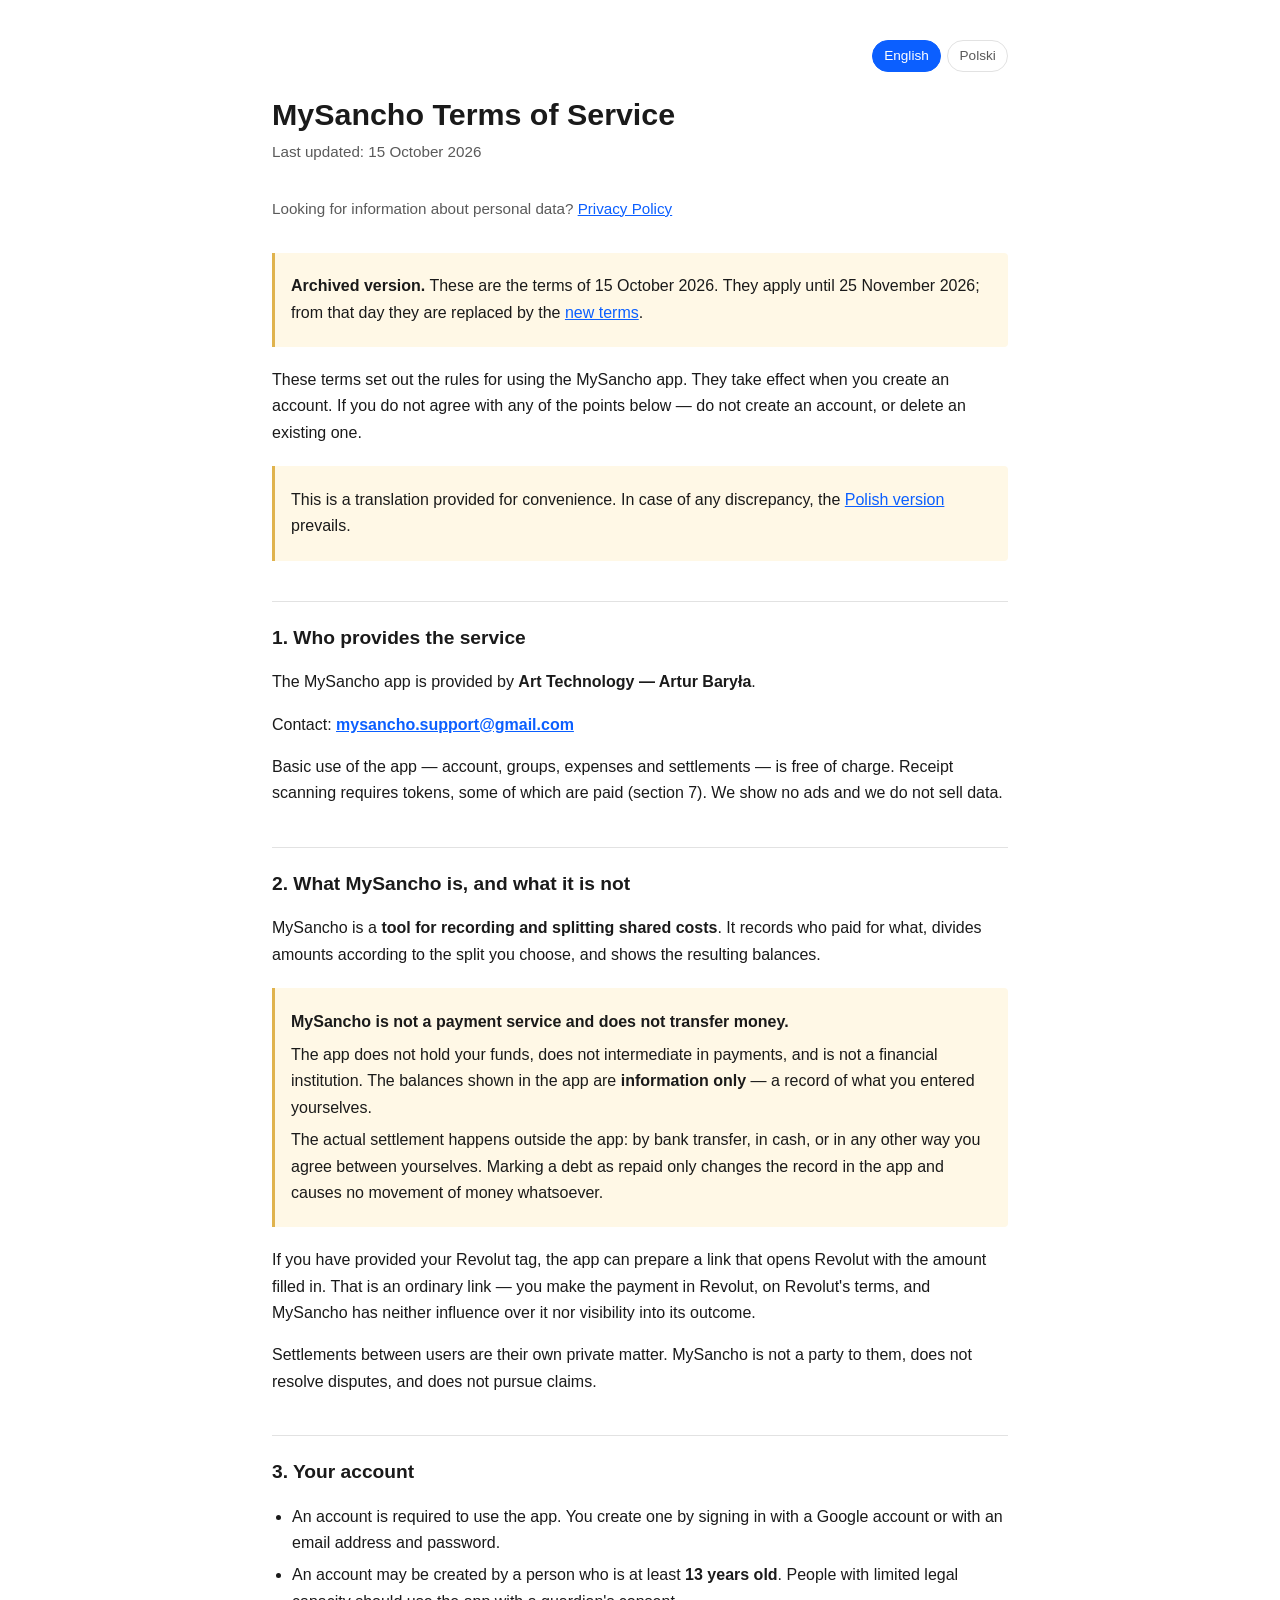
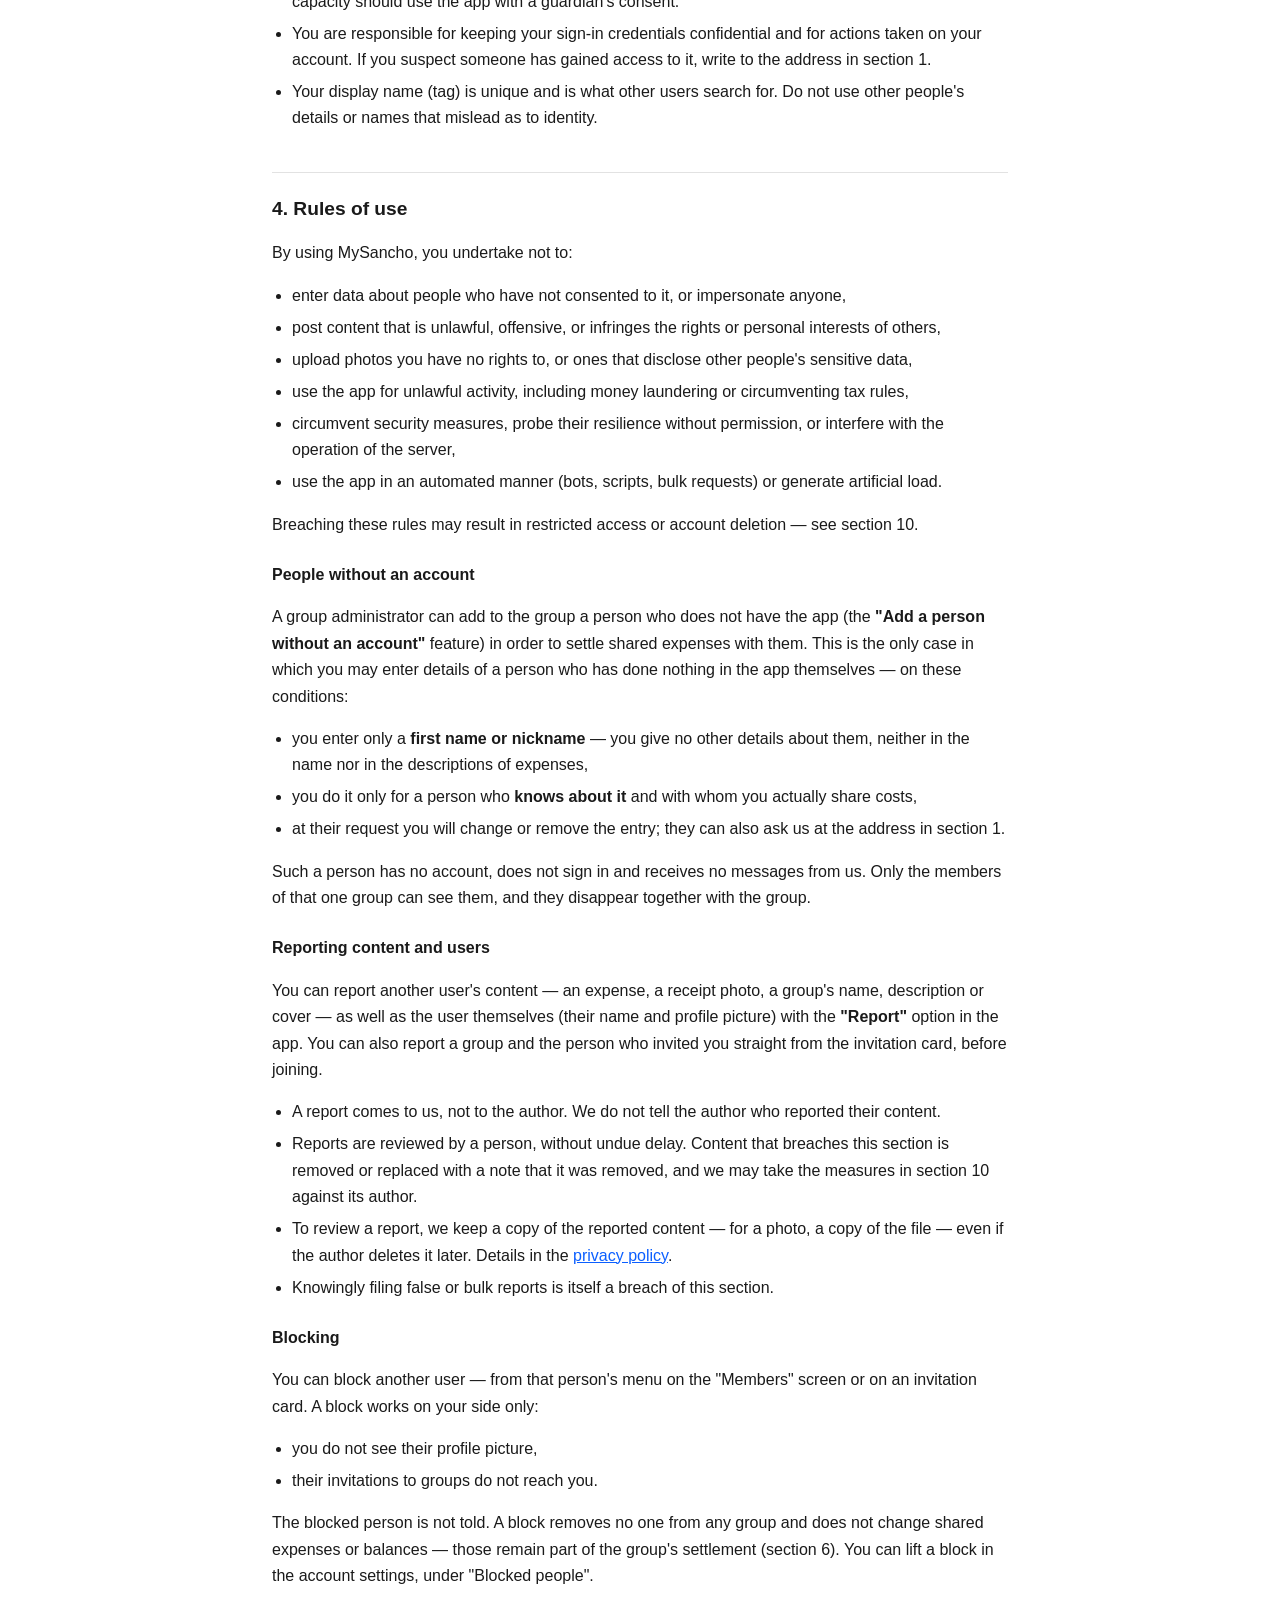
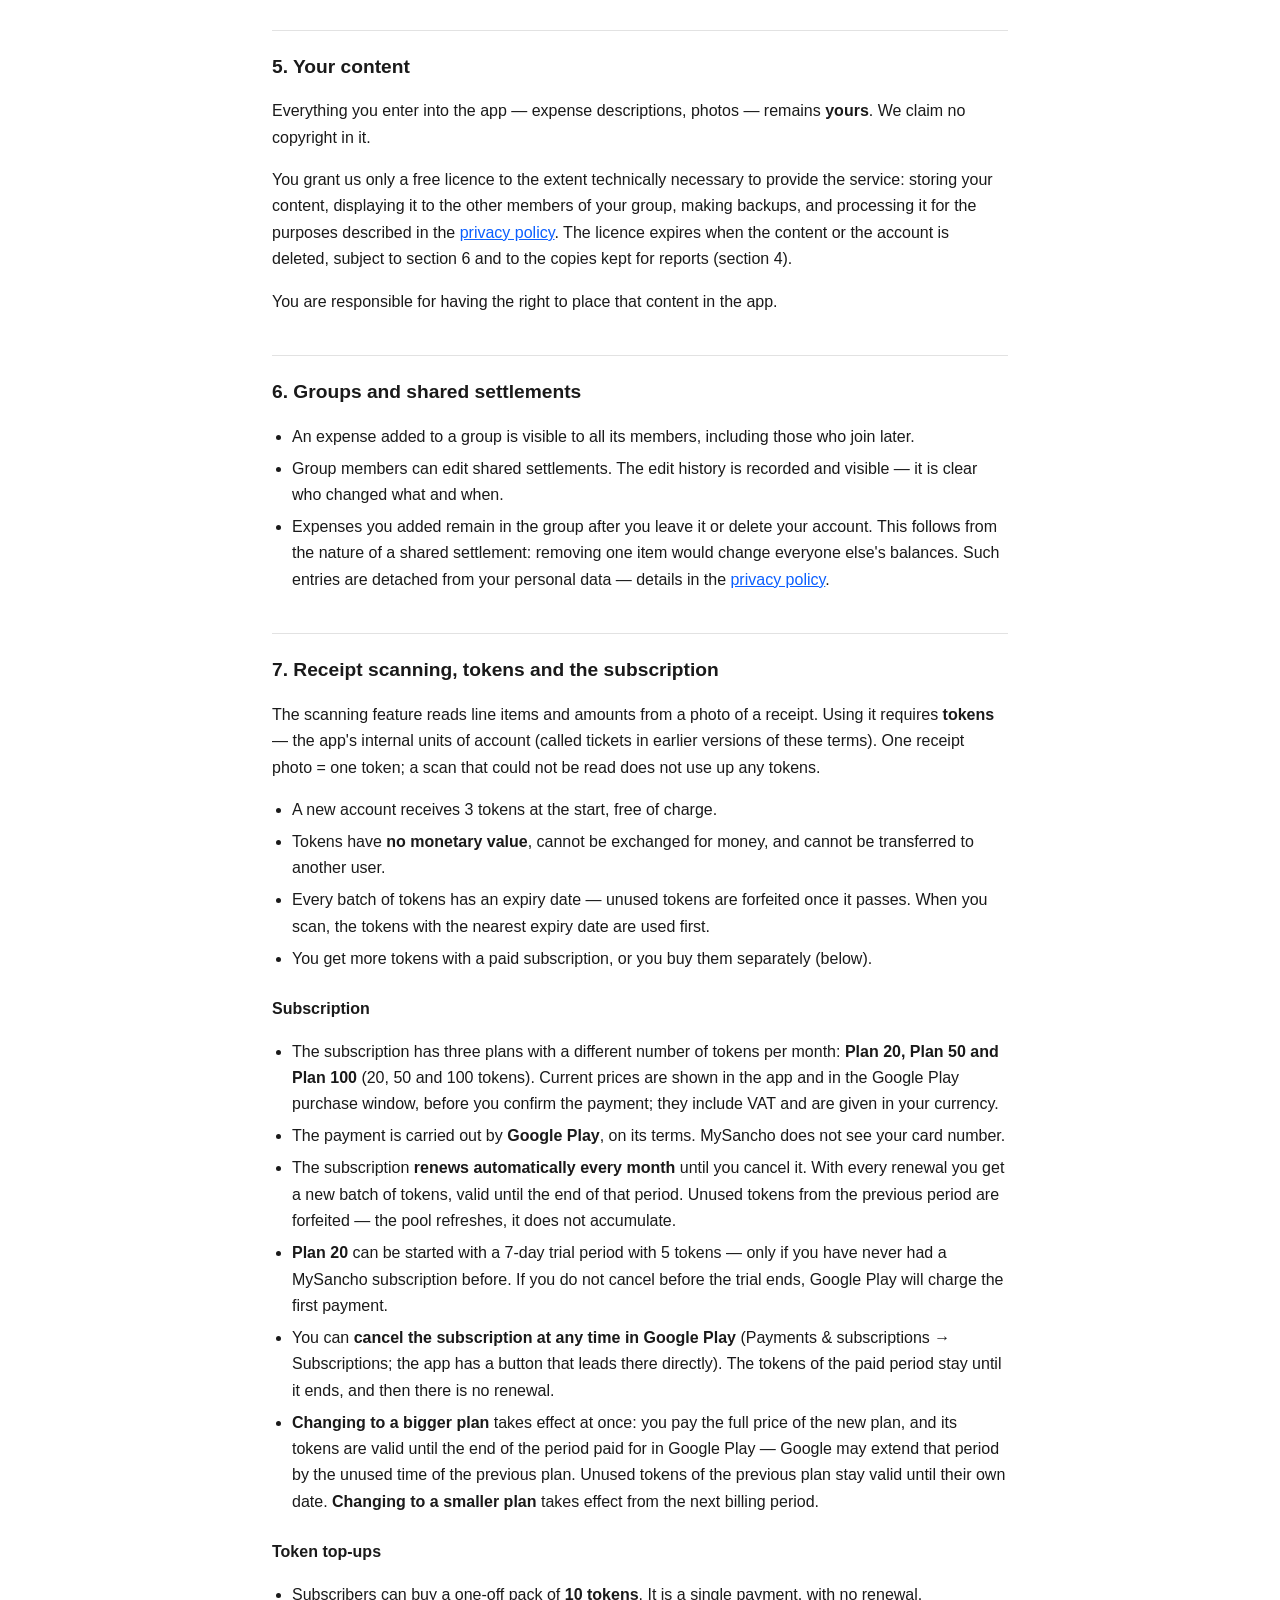
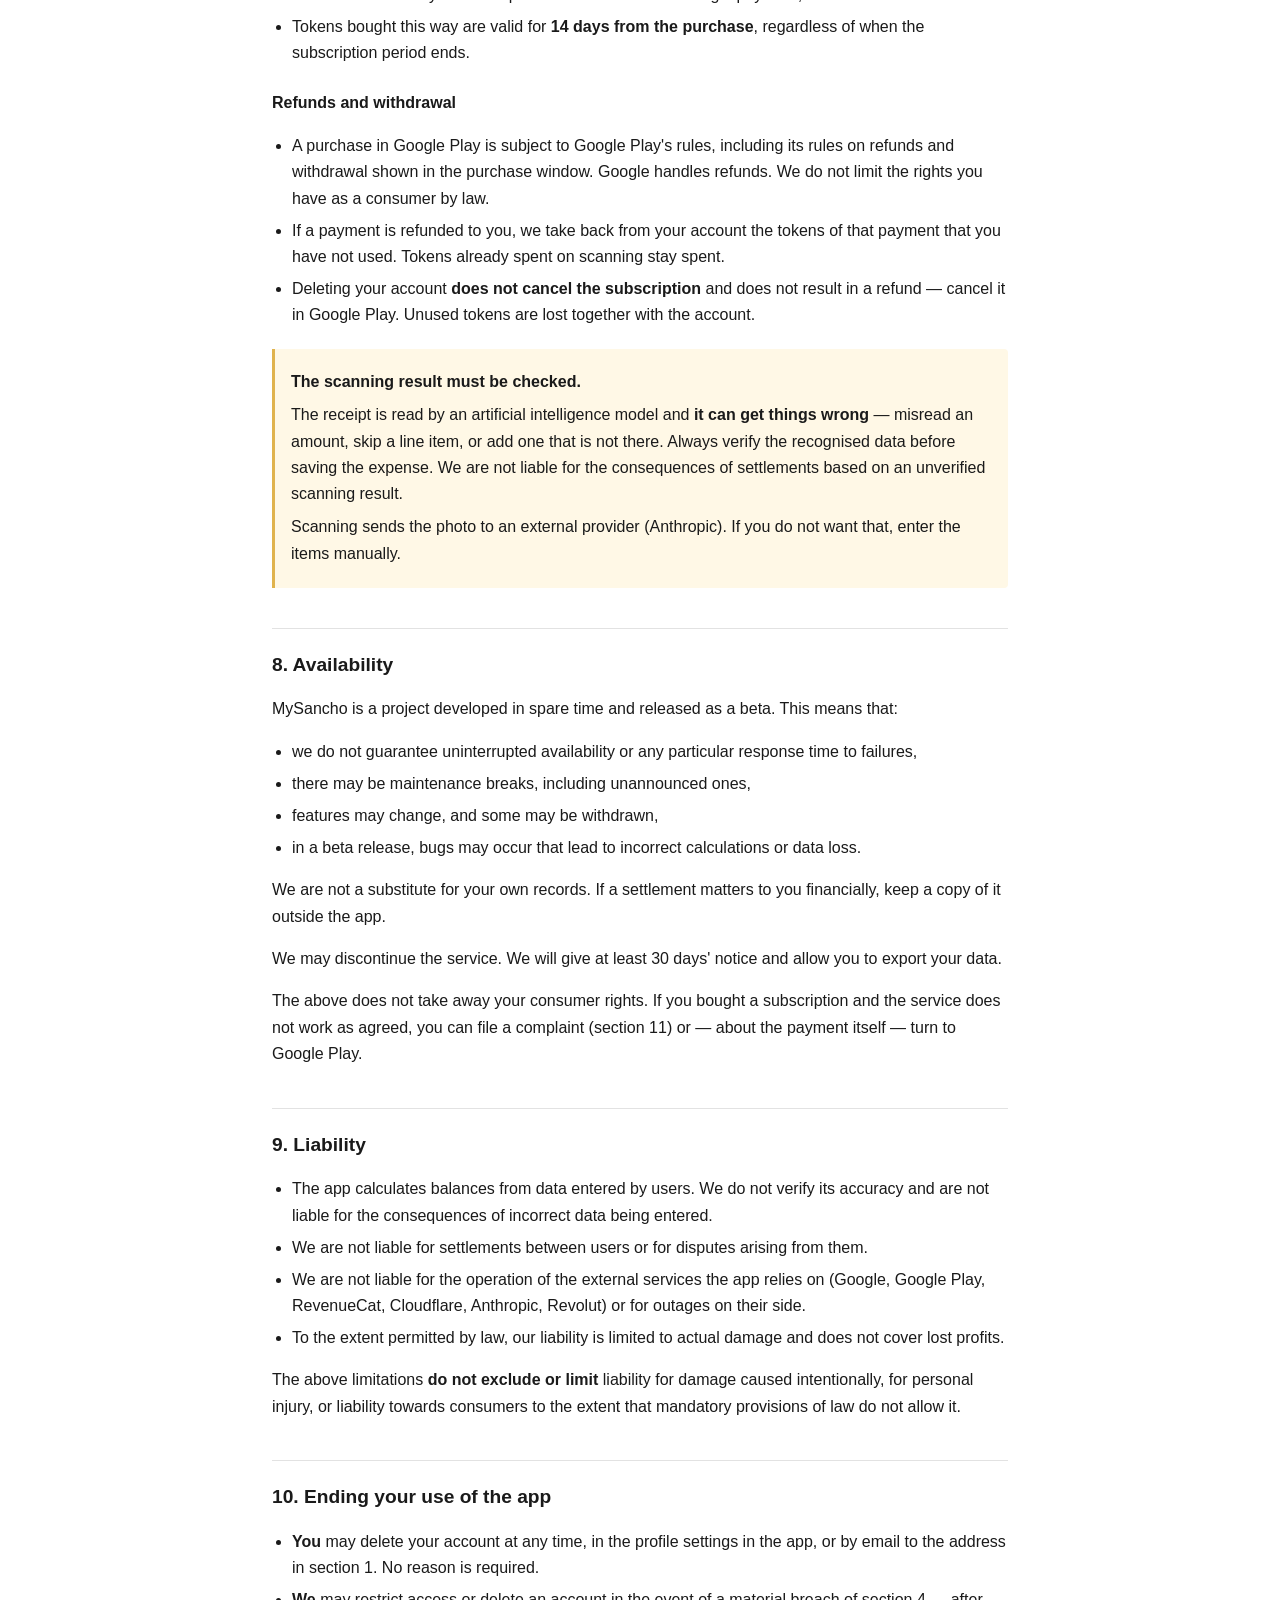
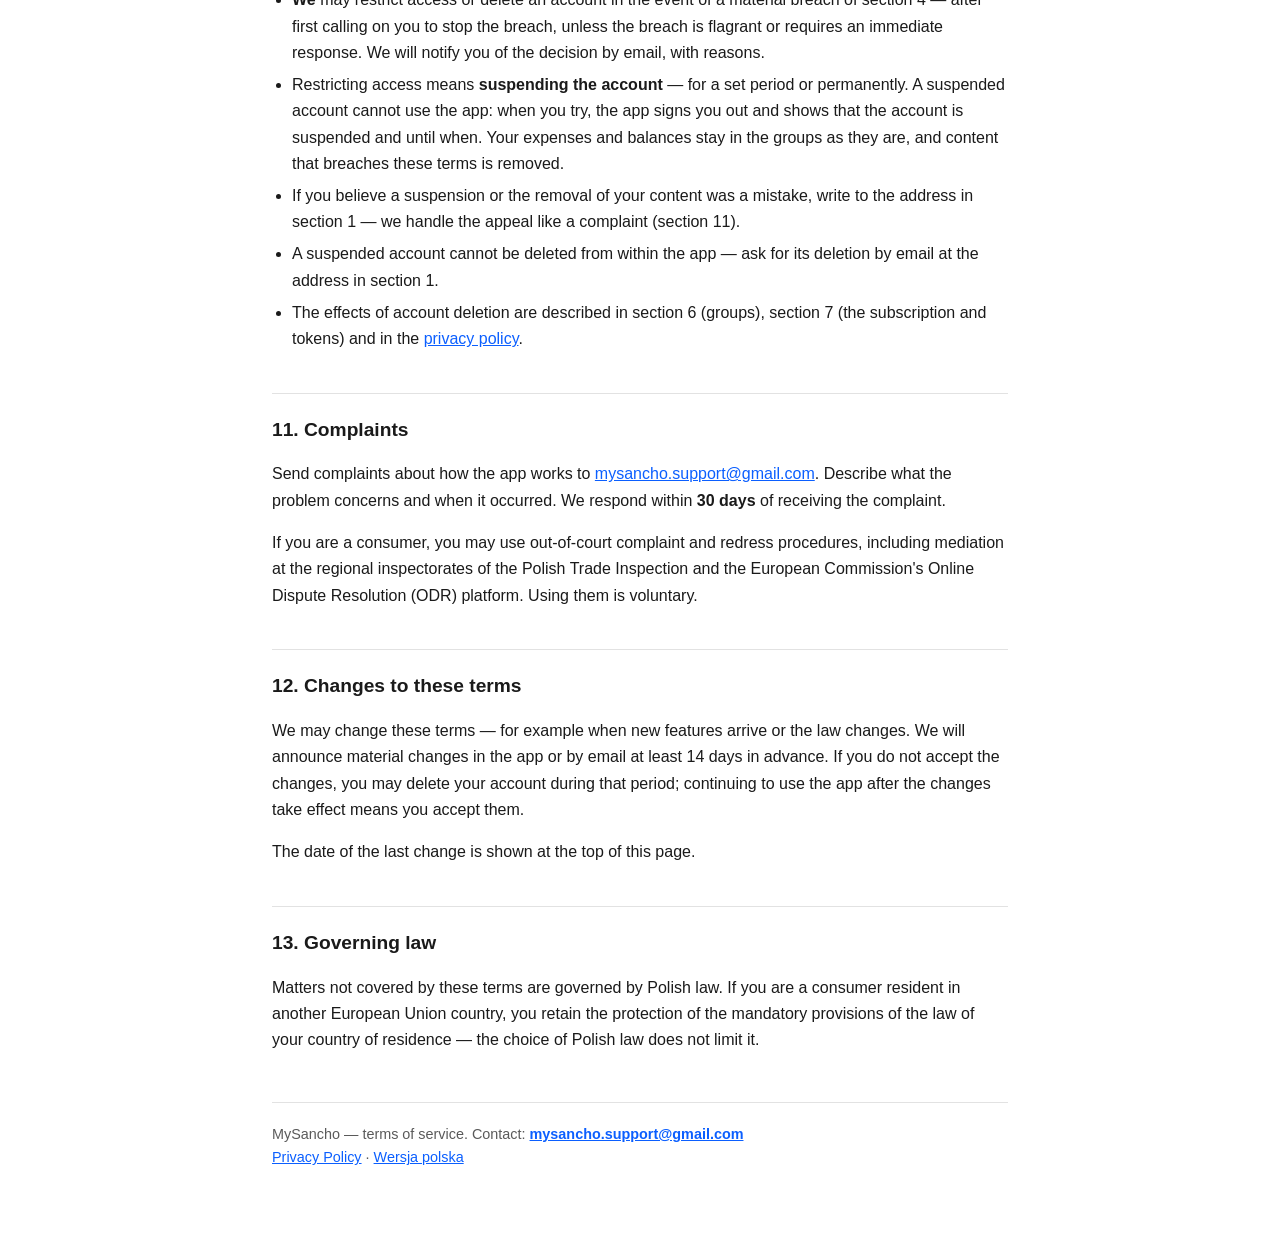
<file: archive/terms-en-2026-10-15.html>
<!doctype html>
<html lang="en">
<head>
<meta charset="utf-8">
<meta name="viewport" content="width=device-width, initial-scale=1">
<title>Terms of Service — MySancho</title>
<meta name="robots" content="noindex">
<link rel="stylesheet" href="../style.css">
</head>
<body>
<main>

<nav class="langbar" aria-label="Language">
  <a href="terms-en-2026-10-15.html" aria-current="page">English</a>
  <a href="terms-pl-2026-10-15.html" hreflang="pl">Polski</a>
</nav>

<h1>MySancho Terms of Service</h1>
<p class="sub">Last updated: 15 October 2026</p>
<p class="docnav">Looking for information about personal data? <a href="../privacy-en.html">Privacy Policy</a></p>

<div class="note">
  <p><strong>Archived version.</strong> These are the terms of 15 October 2026. They apply until 25 November 2026; from that day they are replaced by the <a href="../terms-en.html">new terms</a>.</p>
</div>

<p>These terms set out the rules for using the MySancho app. They take effect when you create an
account. If you do not agree with any of the points below — do not create an account, or delete
an existing one.</p>

<div class="note">
  <p>This is a translation provided for convenience. In case of any discrepancy, the
  <a href="terms-pl-2026-10-15.html">Polish version</a> prevails.</p>
</div>

<h2>1. Who provides the service</h2>
<p>The MySancho app is provided by <strong>Art Technology — Artur Baryła</strong>.</p>
<p>Contact: <strong><a href="mailto:mysancho.support@gmail.com">mysancho.support@gmail.com</a></strong></p>
<p>Basic use of the app — account, groups, expenses and settlements — is free of charge. Receipt
scanning requires tokens, some of which are paid (section 7). We show no ads and we do not sell
data.</p>

<h2>2. What MySancho is, and what it is not</h2>

<p>MySancho is a <strong>tool for recording and splitting shared costs</strong>. It records who
paid for what, divides amounts according to the split you choose, and shows the resulting
balances.</p>

<div class="note">
  <p><strong>MySancho is not a payment service and does not transfer money.</strong></p>
  <p>The app does not hold your funds, does not intermediate in payments, and is not a financial
  institution. The balances shown in the app are <strong>information only</strong> — a record of
  what you entered yourselves.</p>
  <p>The actual settlement happens outside the app: by bank transfer, in cash, or in any other
  way you agree between yourselves. Marking a debt as repaid only changes the record in the app
  and causes no movement of money whatsoever.</p>
</div>

<p>If you have provided your Revolut tag, the app can prepare a link that opens Revolut with the
amount filled in. That is an ordinary link — you make the payment in Revolut, on Revolut's terms,
and MySancho has neither influence over it nor visibility into its outcome.</p>

<p>Settlements between users are their own private matter. MySancho is not a party to them, does
not resolve disputes, and does not pursue claims.</p>

<h2>3. Your account</h2>
<ul>
  <li>An account is required to use the app. You create one by signing in with a Google account
  or with an email address and password.</li>
  <li>An account may be created by a person who is at least <strong>13 years old</strong>. People
  with limited legal capacity should use the app with a guardian's consent.</li>
  <li>You are responsible for keeping your sign-in credentials confidential and for actions taken
  on your account. If you suspect someone has gained access to it, write to the address in
  section 1.</li>
  <li>Your display name (tag) is unique and is what other users search for. Do not use other
  people's details or names that mislead as to identity.</li>
</ul>

<h2>4. Rules of use</h2>
<p>By using MySancho, you undertake not to:</p>
<ul>
  <li>enter data about people who have not consented to it, or impersonate anyone,</li>
  <li>post content that is unlawful, offensive, or infringes the rights or personal interests of
  others,</li>
  <li>upload photos you have no rights to, or ones that disclose other people's sensitive data,</li>
  <li>use the app for unlawful activity, including money laundering or circumventing tax rules,</li>
  <li>circumvent security measures, probe their resilience without permission, or interfere with
  the operation of the server,</li>
  <li>use the app in an automated manner (bots, scripts, bulk requests) or generate artificial
  load.</li>
</ul>
<p>Breaching these rules may result in restricted access or account deletion — see section 10.</p>

<h3>People without an account</h3>
<p>A group administrator can add to the group a person who does not have the app (the <strong>"Add
a person without an account"</strong> feature) in order to settle shared expenses with them. This
is the only case in which you may enter details of a person who has done nothing in the app
themselves — on these conditions:</p>
<ul>
  <li>you enter only a <strong>first name or nickname</strong> — you give no other details about
  them, neither in the name nor in the descriptions of expenses,</li>
  <li>you do it only for a person who <strong>knows about it</strong> and with whom you actually
  share costs,</li>
  <li>at their request you will change or remove the entry; they can also ask us at the address
  in section 1.</li>
</ul>
<p>Such a person has no account, does not sign in and receives no messages from us. Only the
members of that one group can see them, and they disappear together with the group.</p>

<h3>Reporting content and users</h3>
<p>You can report another user's content — an expense, a receipt photo, a group's
name, description or cover — as well as the user themselves (their name and profile picture)
with the <strong>"Report"</strong> option in the app. You can also report a group and the person
who invited you straight from the invitation card, before joining.</p>
<ul>
  <li>A report comes to us, not to the author. We do not tell the author who reported their
  content.</li>
  <li>Reports are reviewed by a person, without undue delay. Content that breaches this section
  is removed or replaced with a note that it was removed, and we may take the measures in
  section 10 against its author.</li>
  <li>To review a report, we keep a copy of the reported content — for a photo, a copy of the
  file — even if the author deletes it later. Details in the
  <a href="../privacy-en.html">privacy policy</a>.</li>
  <li>Knowingly filing false or bulk reports is itself a breach of this section.</li>
</ul>

<h3>Blocking</h3>
<p>You can block another user — from that person's menu on the "Members" screen or on an
invitation card. A block works on your side only:</p>
<ul>
  <li>you do not see their profile picture,</li>
  <li>their invitations to groups do not reach you.</li>
</ul>
<p>The blocked person is not told. A block removes no one from any group and does not change
shared expenses or balances — those remain part of the group's settlement (section 6). You can
lift a block in the account settings, under "Blocked people".</p>

<h2>5. Your content</h2>
<p>Everything you enter into the app — expense descriptions, photos — remains
<strong>yours</strong>. We claim no copyright in it.</p>
<p>You grant us only a free licence to the extent technically necessary to provide the service:
storing your content, displaying it to the other members of your group, making backups, and
processing it for the purposes described in the
<a href="../privacy-en.html">privacy policy</a>. The licence expires when the content or the
account is deleted, subject to section 6 and to the copies kept for reports (section 4).</p>
<p>You are responsible for having the right to place that content in the app.</p>

<h2>6. Groups and shared settlements</h2>
<ul>
  <li>An expense added to a group is visible to all its members, including those who join
  later.</li>
  <li>Group members can edit shared settlements. The edit history is recorded and visible — it is
  clear who changed what and when.</li>
  <li>Expenses you added remain in the group after you leave it or delete your account. This
  follows from the nature of a shared settlement: removing one item would change everyone else's
  balances. Such entries are detached from your personal data — details in the
  <a href="../privacy-en.html">privacy policy</a>.</li>
</ul>

<h2>7. Receipt scanning, tokens and the subscription</h2>

<p>The scanning feature reads line items and amounts from a photo of a receipt. Using it requires
<strong>tokens</strong> — the app's internal units of account (called tickets in earlier versions
of these terms). One receipt photo = one token; a scan that could not be read does not use up any
tokens.</p>
<ul>
  <li>A new account receives 3 tokens at the start, free of charge.</li>
  <li>Tokens have <strong>no monetary value</strong>, cannot be exchanged for money, and cannot
  be transferred to another user.</li>
  <li>Every batch of tokens has an expiry date — unused tokens are forfeited once it passes. When
  you scan, the tokens with the nearest expiry date are used first.</li>
  <li>You get more tokens with a paid subscription, or you buy them separately (below).</li>
</ul>

<h3>Subscription</h3>
<ul>
  <li>The subscription has three plans with a different number of tokens per month:
  <strong>Plan 20, Plan 50 and Plan 100</strong> (20, 50 and 100 tokens). Current prices are shown
  in the app and in the Google Play purchase window, before you confirm the payment; they include
  VAT and are given in your currency.</li>
  <li>The payment is carried out by <strong>Google Play</strong>, on its terms. MySancho does not
  see your card number.</li>
  <li>The subscription <strong>renews automatically every month</strong> until you cancel it. With
  every renewal you get a new batch of tokens, valid until the end of that period. Unused tokens
  from the previous period are forfeited — the pool refreshes, it does not accumulate.</li>
  <li><strong>Plan 20</strong> can be started with a 7-day trial period with 5 tokens — only if
  you have never had a MySancho subscription before. If you do not cancel before the trial ends,
  Google Play will charge the first payment.</li>
  <li>You can <strong>cancel the subscription at any time in Google Play</strong> (Payments &amp;
  subscriptions → Subscriptions; the app has a button that leads there directly). The tokens of
  the paid period stay until it ends, and then there is no renewal.</li>
  <li><strong>Changing to a bigger plan</strong> takes effect at once: you pay the full price of the
  new plan, and its tokens are valid until the end of the period paid for in Google Play — Google
  may extend that period by the unused time of the previous plan. Unused tokens of the previous
  plan stay valid until their own date. <strong>Changing to a smaller plan</strong> takes effect
  from the next billing period.</li>
</ul>

<h3>Token top-ups</h3>
<ul>
  <li>Subscribers can buy a one-off pack of <strong>10 tokens</strong>. It is a single payment,
  with no renewal.</li>
  <li>Tokens bought this way are valid for <strong>14 days from the purchase</strong>, regardless of
  when the subscription period ends.</li>
</ul>

<h3>Refunds and withdrawal</h3>
<ul>
  <li>A purchase in Google Play is subject to Google Play's rules, including its rules on refunds
  and withdrawal shown in the purchase window. Google handles refunds. We do not limit the rights
  you have as a consumer by law.</li>
  <li>If a payment is refunded to you, we take back from your account the tokens of that payment
  that you have not used. Tokens already spent on scanning stay spent.</li>
  <li>Deleting your account <strong>does not cancel the subscription</strong> and does not result in
  a refund — cancel it in Google Play. Unused tokens are lost together with the account.</li>
</ul>

<div class="note">
  <p><strong>The scanning result must be checked.</strong></p>
  <p>The receipt is read by an artificial intelligence model and <strong>it can get things
  wrong</strong> — misread an amount, skip a line item, or add one that is not there. Always
  verify the recognised data before saving the expense. We are not liable for the consequences of
  settlements based on an unverified scanning result.</p>
  <p>Scanning sends the photo to an external provider (Anthropic). If you do not want that, enter
  the items manually.</p>
</div>

<h2>8. Availability</h2>
<p>MySancho is a project developed in spare time and released as a beta. This means that:</p>
<ul>
  <li>we do not guarantee uninterrupted availability or any particular response time to
  failures,</li>
  <li>there may be maintenance breaks, including unannounced ones,</li>
  <li>features may change, and some may be withdrawn,</li>
  <li>in a beta release, bugs may occur that lead to incorrect calculations or data loss.</li>
</ul>
<p>We are not a substitute for your own records. If a settlement matters to you financially, keep
a copy of it outside the app.</p>
<p>We may discontinue the service. We will give at least 30 days' notice and allow you to export
your data.</p>
<p>The above does not take away your consumer rights. If you bought a subscription and the service
does not work as agreed, you can file a complaint (section 11) or — about the payment itself —
turn to Google Play.</p>

<h2>9. Liability</h2>
<ul>
  <li>The app calculates balances from data entered by users. We do not verify its accuracy and
  are not liable for the consequences of incorrect data being entered.</li>
  <li>We are not liable for settlements between users or for disputes arising from them.</li>
  <li>We are not liable for the operation of the external services the app relies on (Google,
  Google Play, RevenueCat, Cloudflare, Anthropic, Revolut) or for outages on their side.</li>
  <li>To the extent permitted by law, our liability is limited to actual damage and does not cover
  lost profits.</li>
</ul>
<p>The above limitations <strong>do not exclude or limit</strong> liability for damage caused
intentionally, for personal injury, or liability towards consumers to the extent that mandatory
provisions of law do not allow it.</p>

<h2>10. Ending your use of the app</h2>
<ul>
  <li><strong>You</strong> may delete your account at any time, in the profile settings in the
  app, or by email to the address in section 1. No reason is required.</li>
  <li><strong>We</strong> may restrict access or delete an account in the event of a material
  breach of section 4 — after first calling on you to stop the breach, unless the breach is
  flagrant or requires an immediate response. We will notify you of the decision by email,
  with reasons.</li>
  <li>Restricting access means <strong>suspending the account</strong> — for a set period or
  permanently. A suspended account cannot use the app: when you try, the app signs you out and
  shows that the account is suspended and until when. Your expenses and balances stay in the
  groups as they are, and content that breaches these terms is removed.</li>
  <li>If you believe a suspension or the removal of your content was a mistake, write to the
  address in section 1 — we handle the appeal like a complaint (section 11).</li>
  <li>A suspended account cannot be deleted from within the app — ask for its deletion by email
  at the address in section 1.</li>
  <li>The effects of account deletion are described in section 6 (groups), section 7 (the
  subscription and tokens) and in the <a href="../privacy-en.html">privacy policy</a>.</li>
</ul>

<h2>11. Complaints</h2>
<p>Send complaints about how the app works to
<a href="mailto:mysancho.support@gmail.com">mysancho.support@gmail.com</a>. Describe what the problem concerns
and when it occurred. We respond within <strong>30 days</strong> of receiving the complaint.</p>
<p>If you are a consumer, you may use out-of-court complaint and redress procedures, including
mediation at the regional inspectorates of the Polish Trade Inspection and the European
Commission's Online Dispute Resolution (ODR) platform. Using them is voluntary.</p>

<h2>12. Changes to these terms</h2>
<p>We may change these terms — for example when new features arrive or the law changes. We will
announce material changes in the app or by email at least 14 days in advance. If you do not accept
the changes, you may delete your account during that period; continuing to use the app after the
changes take effect means you accept them.</p>
<p>The date of the last change is shown at the top of this page.</p>

<h2>13. Governing law</h2>
<p>Matters not covered by these terms are governed by Polish law. If you are a consumer resident
in another European Union country, you retain the protection of the mandatory provisions of the
law of your country of residence — the choice of Polish law does not limit it.</p>

<footer>
  MySancho — terms of service. Contact: <strong><a href="mailto:mysancho.support@gmail.com">mysancho.support@gmail.com</a></strong><br>
  <a href="../privacy-en.html">Privacy Policy</a> · <a href="terms-pl-2026-10-15.html">Wersja polska</a>
</footer>

</main>
</body>
</html>
</file>
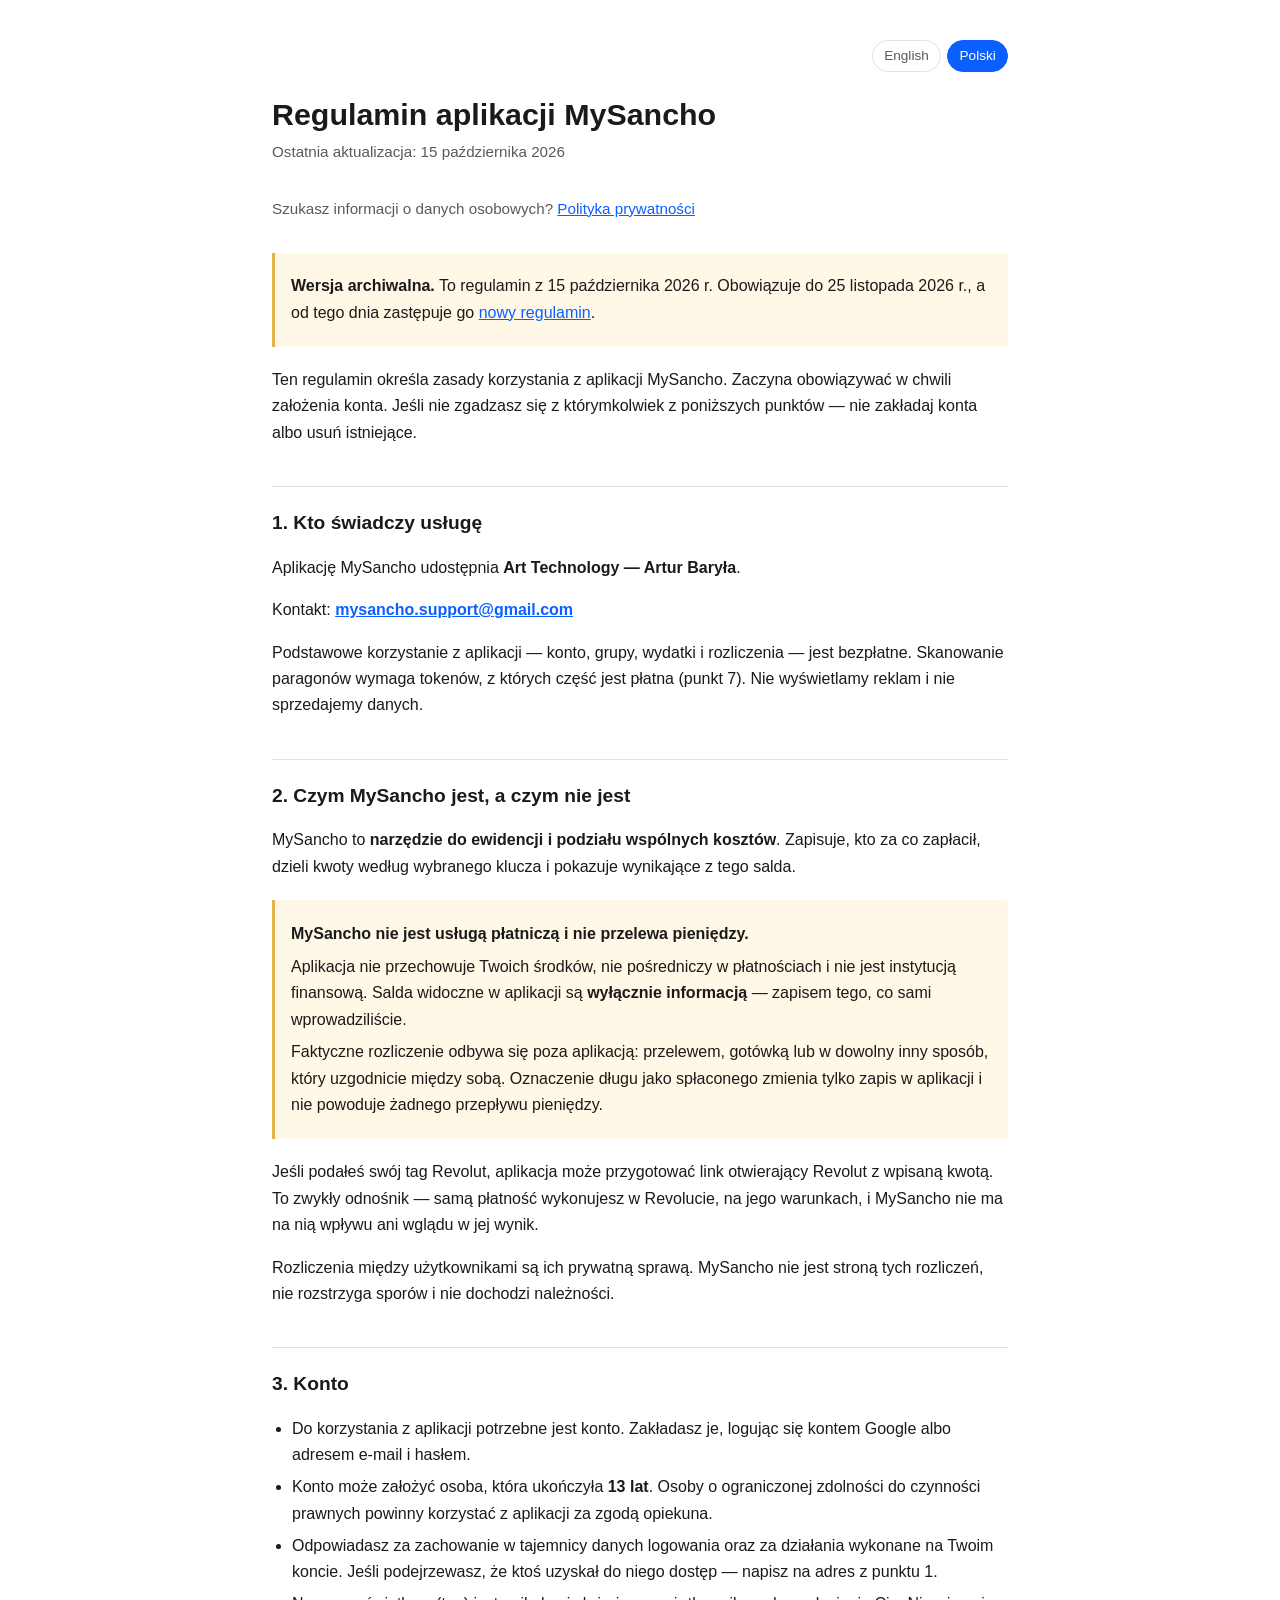
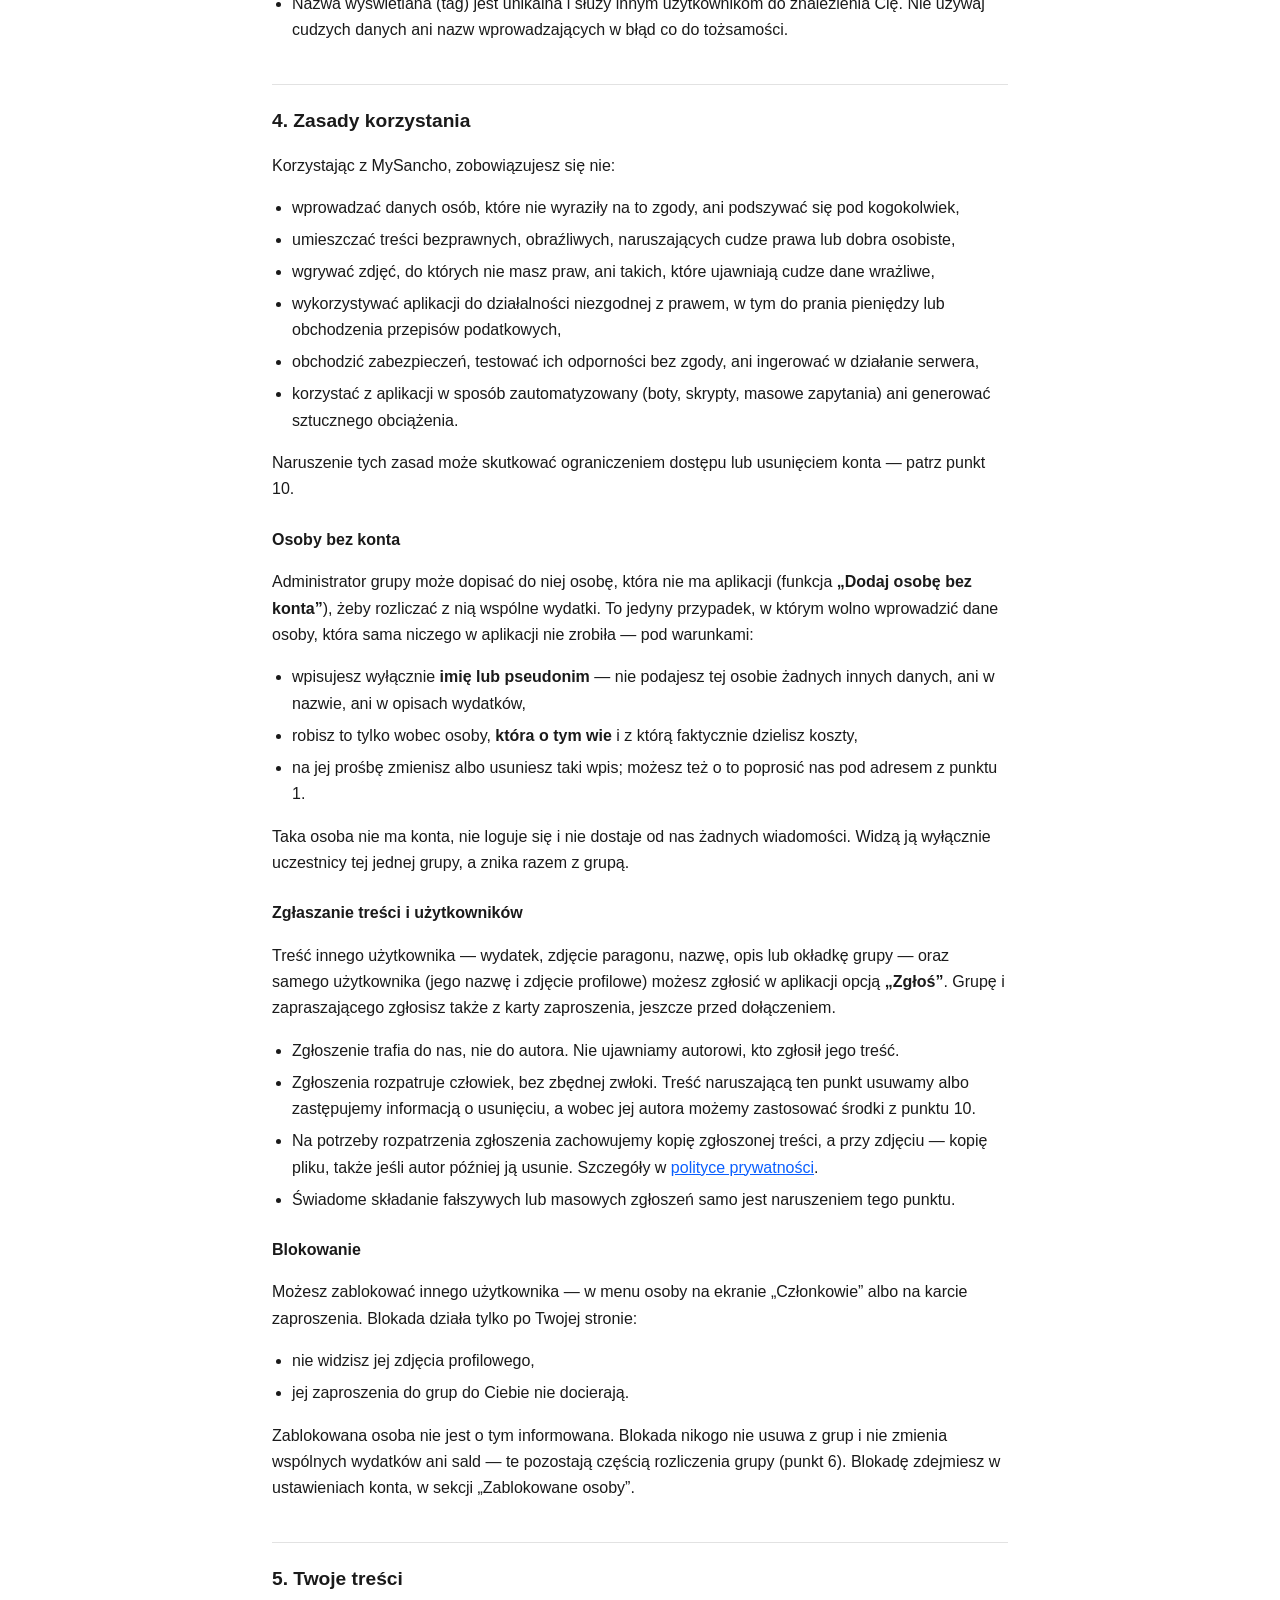
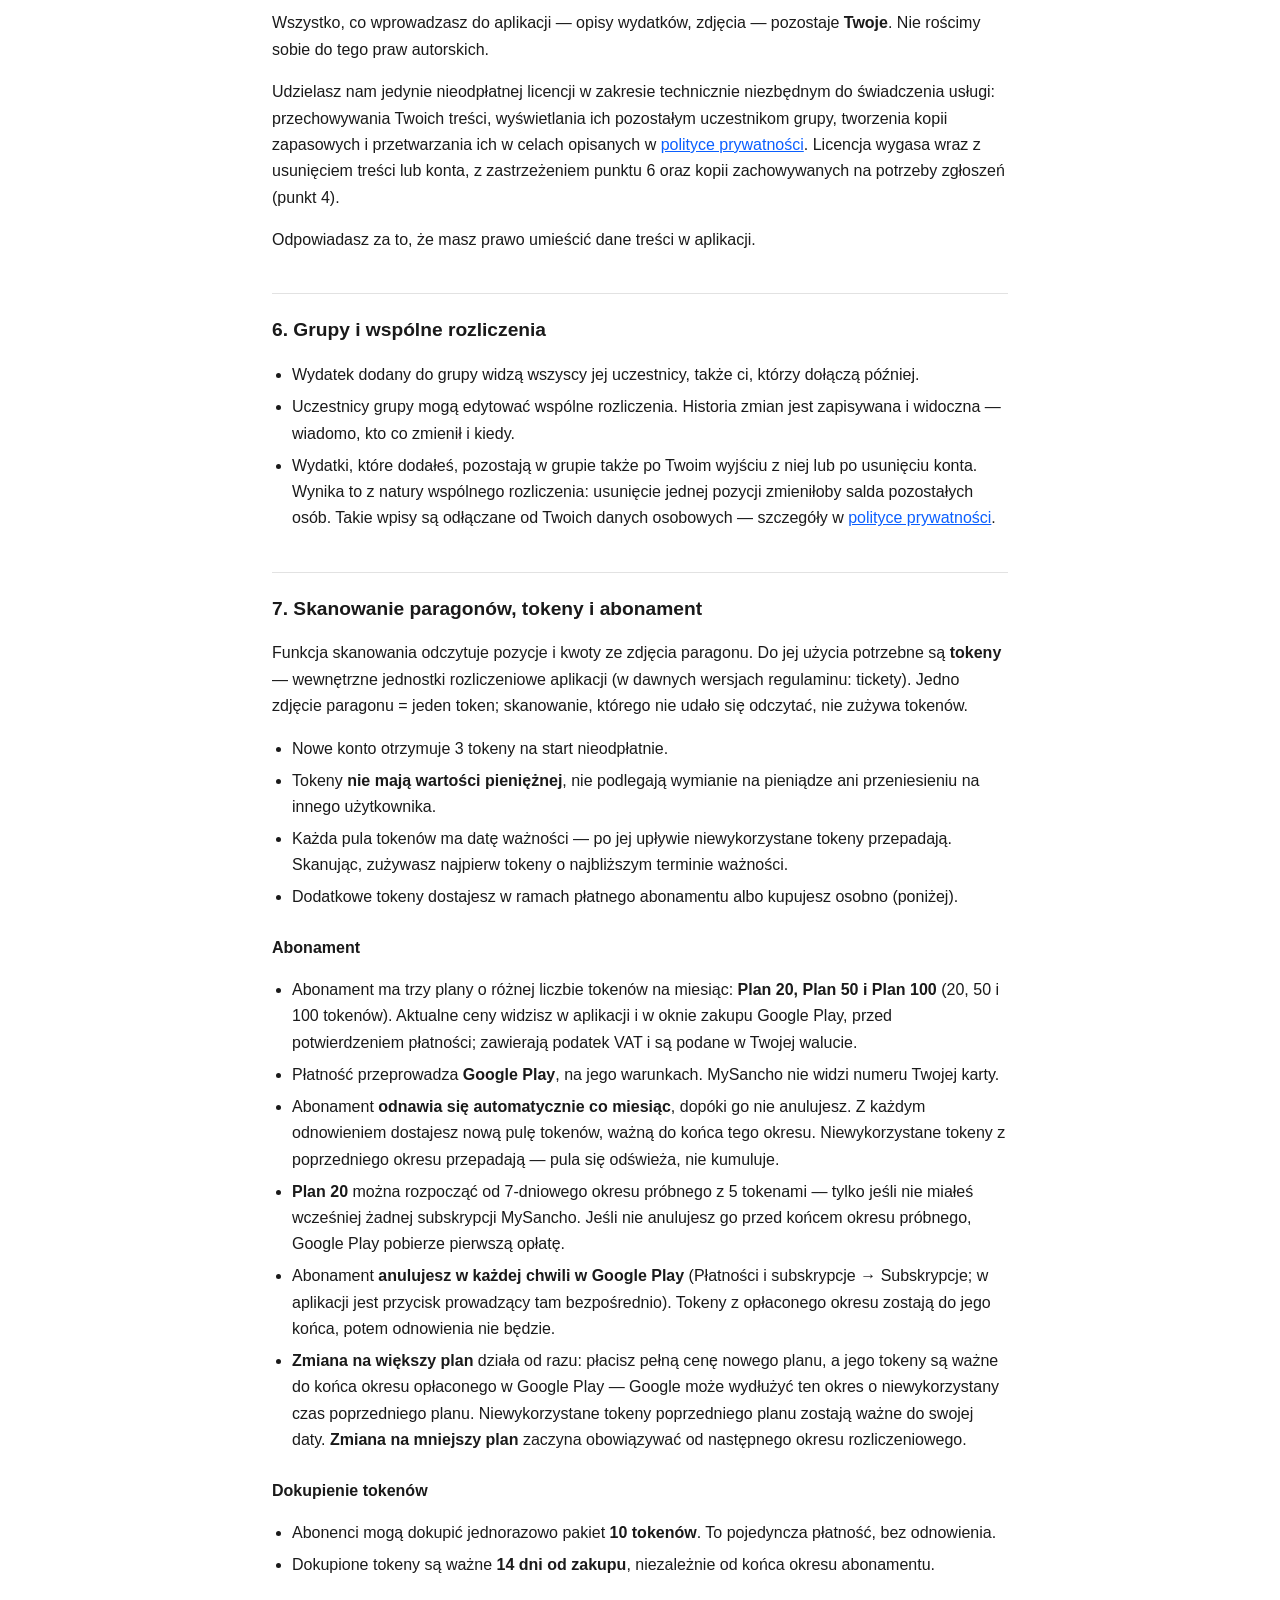
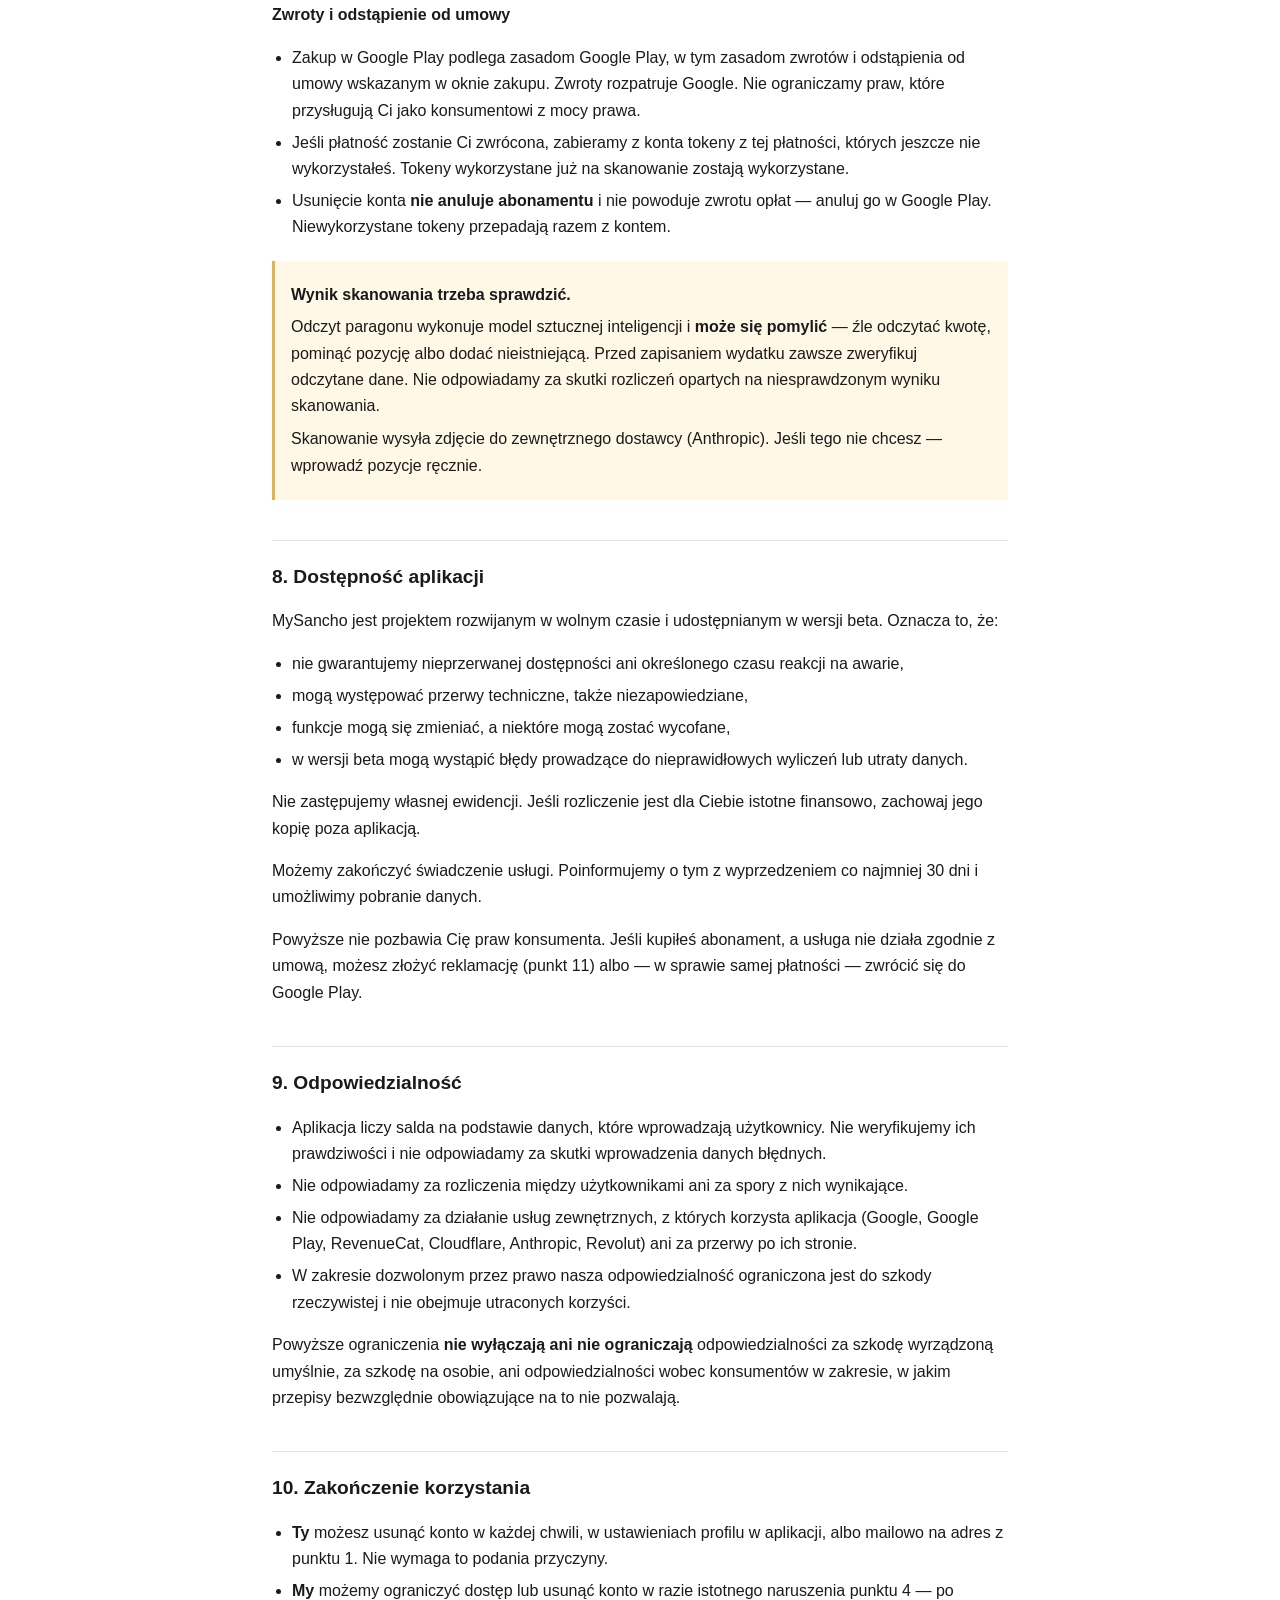
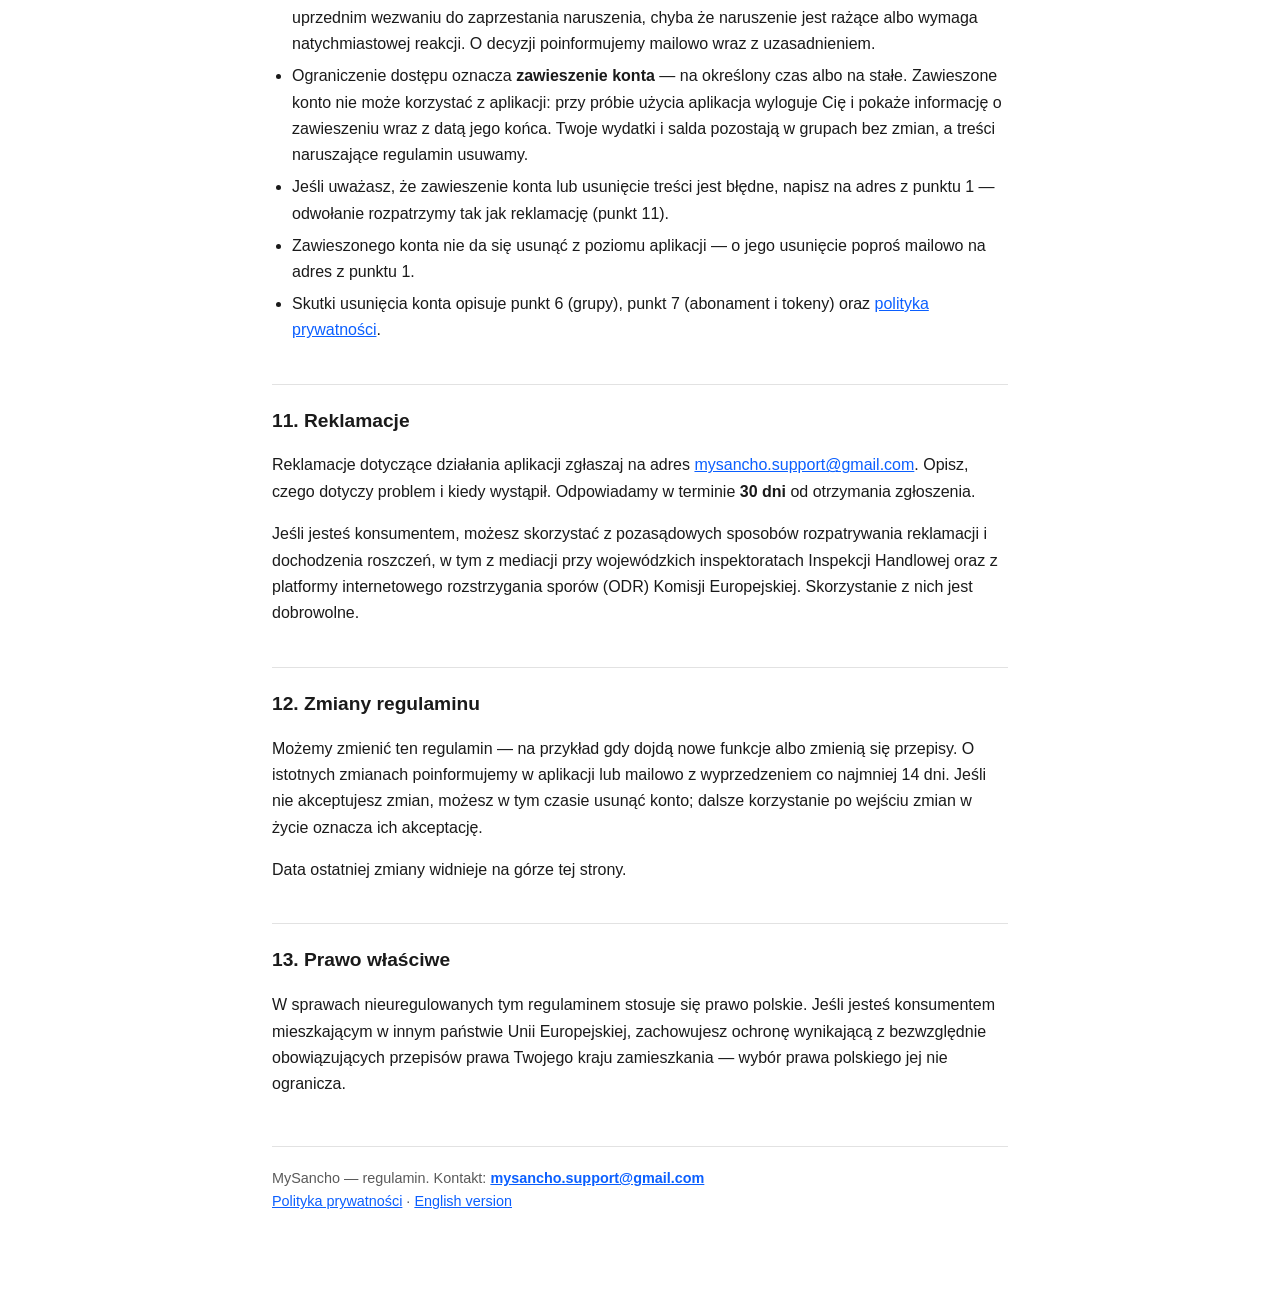
<file: archive/terms-pl-2026-10-15.html>
<!doctype html>
<html lang="pl">
<head>
<meta charset="utf-8">
<meta name="viewport" content="width=device-width, initial-scale=1">
<title>Regulamin — MySancho</title>
<meta name="robots" content="noindex">
<link rel="stylesheet" href="../style.css">
</head>
<body>
<main>

<nav class="langbar" aria-label="Wybór języka">
  <a href="terms-en-2026-10-15.html" hreflang="en">English</a>
  <a href="terms-pl-2026-10-15.html" aria-current="page">Polski</a>
</nav>

<h1>Regulamin aplikacji MySancho</h1>
<p class="sub">Ostatnia aktualizacja: 15 października 2026</p>
<p class="docnav">Szukasz informacji o danych osobowych? <a href="../">Polityka prywatności</a></p>

<div class="note">
  <p><strong>Wersja archiwalna.</strong> To regulamin z 15 października 2026 r. Obowiązuje do 25 listopada 2026 r., a od tego dnia zastępuje go <a href="../terms.html">nowy regulamin</a>.</p>
</div>

<p>Ten regulamin określa zasady korzystania z aplikacji MySancho. Zaczyna obowiązywać w chwili
założenia konta. Jeśli nie zgadzasz się z którymkolwiek z poniższych punktów — nie zakładaj konta
albo usuń istniejące.</p>

<h2>1. Kto świadczy usługę</h2>
<p>Aplikację MySancho udostępnia <strong>Art Technology — Artur Baryła</strong>.</p>
<p>Kontakt: <strong><a href="mailto:mysancho.support@gmail.com">mysancho.support@gmail.com</a></strong></p>
<p>Podstawowe korzystanie z aplikacji — konto, grupy, wydatki i rozliczenia — jest bezpłatne.
Skanowanie paragonów wymaga tokenów, z których część jest płatna (punkt 7). Nie wyświetlamy
reklam i nie sprzedajemy danych.</p>

<h2>2. Czym MySancho jest, a czym nie jest</h2>

<p>MySancho to <strong>narzędzie do ewidencji i podziału wspólnych kosztów</strong>. Zapisuje, kto
za co zapłacił, dzieli kwoty według wybranego klucza i pokazuje wynikające z tego salda.</p>

<div class="note">
  <p><strong>MySancho nie jest usługą płatniczą i nie przelewa pieniędzy.</strong></p>
  <p>Aplikacja nie przechowuje Twoich środków, nie pośredniczy w płatnościach i nie jest
  instytucją finansową. Salda widoczne w aplikacji są <strong>wyłącznie informacją</strong> —
  zapisem tego, co sami wprowadziliście.</p>
  <p>Faktyczne rozliczenie odbywa się poza aplikacją: przelewem, gotówką lub w dowolny inny
  sposób, który uzgodnicie między sobą. Oznaczenie długu jako spłaconego zmienia tylko zapis
  w aplikacji i nie powoduje żadnego przepływu pieniędzy.</p>
</div>

<p>Jeśli podałeś swój tag Revolut, aplikacja może przygotować link otwierający Revolut z wpisaną
kwotą. To zwykły odnośnik — samą płatność wykonujesz w Revolucie, na jego warunkach, i MySancho
nie ma na nią wpływu ani wglądu w jej wynik.</p>

<p>Rozliczenia między użytkownikami są ich prywatną sprawą. MySancho nie jest stroną tych
rozliczeń, nie rozstrzyga sporów i nie dochodzi należności.</p>

<h2>3. Konto</h2>
<ul>
  <li>Do korzystania z aplikacji potrzebne jest konto. Zakładasz je, logując się kontem Google
  albo adresem e-mail i hasłem.</li>
  <li>Konto może założyć osoba, która ukończyła <strong>13 lat</strong>. Osoby o ograniczonej
  zdolności do czynności prawnych powinny korzystać z aplikacji za zgodą opiekuna.</li>
  <li>Odpowiadasz za zachowanie w tajemnicy danych logowania oraz za działania wykonane na Twoim
  koncie. Jeśli podejrzewasz, że ktoś uzyskał do niego dostęp — napisz na adres z punktu 1.</li>
  <li>Nazwa wyświetlana (tag) jest unikalna i służy innym użytkownikom do znalezienia Cię.
  Nie używaj cudzych danych ani nazw wprowadzających w błąd co do tożsamości.</li>
</ul>

<h2>4. Zasady korzystania</h2>
<p>Korzystając z MySancho, zobowiązujesz się nie:</p>
<ul>
  <li>wprowadzać danych osób, które nie wyraziły na to zgody, ani podszywać się pod kogokolwiek,</li>
  <li>umieszczać treści bezprawnych, obraźliwych, naruszających cudze prawa lub dobra osobiste,</li>
  <li>wgrywać zdjęć, do których nie masz praw, ani takich, które ujawniają cudze dane wrażliwe,</li>
  <li>wykorzystywać aplikacji do działalności niezgodnej z prawem, w tym do prania pieniędzy lub
  obchodzenia przepisów podatkowych,</li>
  <li>obchodzić zabezpieczeń, testować ich odporności bez zgody, ani ingerować w działanie
  serwera,</li>
  <li>korzystać z aplikacji w sposób zautomatyzowany (boty, skrypty, masowe zapytania) ani
  generować sztucznego obciążenia.</li>
</ul>
<p>Naruszenie tych zasad może skutkować ograniczeniem dostępu lub usunięciem konta — patrz
punkt 10.</p>

<h3>Osoby bez konta</h3>
<p>Administrator grupy może dopisać do niej osobę, która nie ma aplikacji (funkcja <strong>„Dodaj
osobę bez konta”</strong>), żeby rozliczać z nią wspólne wydatki. To jedyny przypadek, w którym
wolno wprowadzić dane osoby, która sama niczego w aplikacji nie zrobiła — pod warunkami:</p>
<ul>
  <li>wpisujesz wyłącznie <strong>imię lub pseudonim</strong> — nie podajesz tej osobie żadnych
  innych danych, ani w nazwie, ani w opisach wydatków,</li>
  <li>robisz to tylko wobec osoby, <strong>która o tym wie</strong> i z którą faktycznie dzielisz
  koszty,</li>
  <li>na jej prośbę zmienisz albo usuniesz taki wpis; możesz też o to poprosić nas pod adresem
  z punktu 1.</li>
</ul>
<p>Taka osoba nie ma konta, nie loguje się i nie dostaje od nas żadnych wiadomości. Widzą ją
wyłącznie uczestnicy tej jednej grupy, a znika razem z grupą.</p>

<h3>Zgłaszanie treści i użytkowników</h3>
<p>Treść innego użytkownika — wydatek, zdjęcie paragonu, nazwę, opis lub okładkę
grupy — oraz samego użytkownika (jego nazwę i zdjęcie profilowe) możesz zgłosić w aplikacji
opcją <strong>„Zgłoś”</strong>. Grupę i zapraszającego zgłosisz także z karty zaproszenia,
jeszcze przed dołączeniem.</p>
<ul>
  <li>Zgłoszenie trafia do nas, nie do autora. Nie ujawniamy autorowi, kto zgłosił jego treść.</li>
  <li>Zgłoszenia rozpatruje człowiek, bez zbędnej zwłoki. Treść naruszającą ten punkt usuwamy
  albo zastępujemy informacją o usunięciu, a wobec jej autora możemy zastosować środki
  z punktu 10.</li>
  <li>Na potrzeby rozpatrzenia zgłoszenia zachowujemy kopię zgłoszonej treści, a przy zdjęciu —
  kopię pliku, także jeśli autor później ją usunie. Szczegóły w
  <a href="../">polityce prywatności</a>.</li>
  <li>Świadome składanie fałszywych lub masowych zgłoszeń samo jest naruszeniem tego punktu.</li>
</ul>

<h3>Blokowanie</h3>
<p>Możesz zablokować innego użytkownika — w menu osoby na ekranie „Członkowie” albo na karcie
zaproszenia. Blokada działa tylko po Twojej stronie:</p>
<ul>
  <li>nie widzisz jej zdjęcia profilowego,</li>
  <li>jej zaproszenia do grup do Ciebie nie docierają.</li>
</ul>
<p>Zablokowana osoba nie jest o tym informowana. Blokada nikogo nie usuwa z grup i nie zmienia
wspólnych wydatków ani sald — te pozostają częścią rozliczenia grupy (punkt 6). Blokadę
zdejmiesz w ustawieniach konta, w sekcji „Zablokowane osoby”.</p>

<h2>5. Twoje treści</h2>
<p>Wszystko, co wprowadzasz do aplikacji — opisy wydatków, zdjęcia — pozostaje
<strong>Twoje</strong>. Nie rościmy sobie do tego praw autorskich.</p>
<p>Udzielasz nam jedynie nieodpłatnej licencji w zakresie technicznie niezbędnym do świadczenia
usługi: przechowywania Twoich treści, wyświetlania ich pozostałym uczestnikom grupy, tworzenia
kopii zapasowych i przetwarzania ich w celach opisanych w
<a href="../">polityce prywatności</a>. Licencja wygasa wraz z usunięciem treści lub konta,
z zastrzeżeniem punktu 6 oraz kopii zachowywanych na potrzeby zgłoszeń (punkt 4).</p>
<p>Odpowiadasz za to, że masz prawo umieścić dane treści w aplikacji.</p>

<h2>6. Grupy i wspólne rozliczenia</h2>
<ul>
  <li>Wydatek dodany do grupy widzą wszyscy jej uczestnicy, także ci, którzy dołączą później.</li>
  <li>Uczestnicy grupy mogą edytować wspólne rozliczenia. Historia zmian jest zapisywana
  i widoczna — wiadomo, kto co zmienił i kiedy.</li>
  <li>Wydatki, które dodałeś, pozostają w grupie także po Twoim wyjściu z niej lub po usunięciu
  konta. Wynika to z natury wspólnego rozliczenia: usunięcie jednej pozycji zmieniłoby salda
  pozostałych osób. Takie wpisy są odłączane od Twoich danych osobowych — szczegóły w
  <a href="../">polityce prywatności</a>.</li>
</ul>

<h2>7. Skanowanie paragonów, tokeny i abonament</h2>

<p>Funkcja skanowania odczytuje pozycje i kwoty ze zdjęcia paragonu. Do jej użycia potrzebne są
<strong>tokeny</strong> — wewnętrzne jednostki rozliczeniowe aplikacji (w dawnych wersjach
regulaminu: tickety). Jedno zdjęcie paragonu = jeden token; skanowanie, którego nie udało się
odczytać, nie zużywa tokenów.</p>
<ul>
  <li>Nowe konto otrzymuje 3 tokeny na start nieodpłatnie.</li>
  <li>Tokeny <strong>nie mają wartości pieniężnej</strong>, nie podlegają wymianie na pieniądze
  ani przeniesieniu na innego użytkownika.</li>
  <li>Każda pula tokenów ma datę ważności — po jej upływie niewykorzystane tokeny przepadają.
  Skanując, zużywasz najpierw tokeny o najbliższym terminie ważności.</li>
  <li>Dodatkowe tokeny dostajesz w ramach płatnego abonamentu albo kupujesz osobno (poniżej).</li>
</ul>

<h3>Abonament</h3>
<ul>
  <li>Abonament ma trzy plany o różnej liczbie tokenów na miesiąc: <strong>Plan 20, Plan 50 i
  Plan 100</strong> (20, 50 i 100 tokenów). Aktualne ceny widzisz w aplikacji i w oknie zakupu
  Google Play, przed potwierdzeniem płatności; zawierają podatek VAT i są podane w Twojej
  walucie.</li>
  <li>Płatność przeprowadza <strong>Google Play</strong>, na jego warunkach. MySancho nie widzi
  numeru Twojej karty.</li>
  <li>Abonament <strong>odnawia się automatycznie co miesiąc</strong>, dopóki go nie anulujesz.
  Z każdym odnowieniem dostajesz nową pulę tokenów, ważną do końca tego okresu. Niewykorzystane
  tokeny z poprzedniego okresu przepadają — pula się odświeża, nie kumuluje.</li>
  <li><strong>Plan 20</strong> można rozpocząć od 7-dniowego okresu próbnego z 5 tokenami —
  tylko jeśli nie miałeś wcześniej żadnej subskrypcji MySancho. Jeśli nie anulujesz go przed
  końcem okresu próbnego, Google Play pobierze pierwszą opłatę.</li>
  <li>Abonament <strong>anulujesz w każdej chwili w Google Play</strong> (Płatności i subskrypcje
  → Subskrypcje; w aplikacji jest przycisk prowadzący tam bezpośrednio). Tokeny z opłaconego
  okresu zostają do jego końca, potem odnowienia nie będzie.</li>
  <li><strong>Zmiana na większy plan</strong> działa od razu: płacisz pełną cenę nowego planu,
  a jego tokeny są ważne do końca okresu opłaconego w Google Play — Google może wydłużyć ten
  okres o niewykorzystany czas poprzedniego planu. Niewykorzystane tokeny poprzedniego planu
  zostają ważne do swojej daty. <strong>Zmiana na mniejszy plan</strong> zaczyna obowiązywać od
  następnego okresu rozliczeniowego.</li>
</ul>

<h3>Dokupienie tokenów</h3>
<ul>
  <li>Abonenci mogą dokupić jednorazowo pakiet <strong>10 tokenów</strong>. To pojedyncza płatność,
  bez odnowienia.</li>
  <li>Dokupione tokeny są ważne <strong>14 dni od zakupu</strong>, niezależnie od końca okresu
  abonamentu.</li>
</ul>

<h3>Zwroty i odstąpienie od umowy</h3>
<ul>
  <li>Zakup w Google Play podlega zasadom Google Play, w tym zasadom zwrotów i odstąpienia od
  umowy wskazanym w oknie zakupu. Zwroty rozpatruje Google. Nie ograniczamy praw, które
  przysługują Ci jako konsumentowi z mocy prawa.</li>
  <li>Jeśli płatność zostanie Ci zwrócona, zabieramy z konta tokeny z tej płatności, których jeszcze
  nie wykorzystałeś. Tokeny wykorzystane już na skanowanie zostają wykorzystane.</li>
  <li>Usunięcie konta <strong>nie anuluje abonamentu</strong> i nie powoduje zwrotu opłat —
  anuluj go w Google Play. Niewykorzystane tokeny przepadają razem z kontem.</li>
</ul>

<div class="note">
  <p><strong>Wynik skanowania trzeba sprawdzić.</strong></p>
  <p>Odczyt paragonu wykonuje model sztucznej inteligencji i <strong>może się pomylić</strong> —
  źle odczytać kwotę, pominąć pozycję albo dodać nieistniejącą. Przed zapisaniem wydatku zawsze
  zweryfikuj odczytane dane. Nie odpowiadamy za skutki rozliczeń opartych na niesprawdzonym
  wyniku skanowania.</p>
  <p>Skanowanie wysyła zdjęcie do zewnętrznego dostawcy (Anthropic). Jeśli tego nie chcesz —
  wprowadź pozycje ręcznie.</p>
</div>

<h2>8. Dostępność aplikacji</h2>
<p>MySancho jest projektem rozwijanym w wolnym czasie i udostępnianym w wersji beta. Oznacza to,
że:</p>
<ul>
  <li>nie gwarantujemy nieprzerwanej dostępności ani określonego czasu reakcji na awarie,</li>
  <li>mogą występować przerwy techniczne, także niezapowiedziane,</li>
  <li>funkcje mogą się zmieniać, a niektóre mogą zostać wycofane,</li>
  <li>w wersji beta mogą wystąpić błędy prowadzące do nieprawidłowych wyliczeń lub utraty danych.</li>
</ul>
<p>Nie zastępujemy własnej ewidencji. Jeśli rozliczenie jest dla Ciebie istotne finansowo,
zachowaj jego kopię poza aplikacją.</p>
<p>Możemy zakończyć świadczenie usługi. Poinformujemy o tym z wyprzedzeniem co najmniej 30 dni
i umożliwimy pobranie danych.</p>
<p>Powyższe nie pozbawia Cię praw konsumenta. Jeśli kupiłeś abonament, a usługa nie działa
zgodnie z umową, możesz złożyć reklamację (punkt 11) albo — w sprawie samej płatności — zwrócić
się do Google Play.</p>

<h2>9. Odpowiedzialność</h2>
<ul>
  <li>Aplikacja liczy salda na podstawie danych, które wprowadzają użytkownicy. Nie weryfikujemy
  ich prawdziwości i nie odpowiadamy za skutki wprowadzenia danych błędnych.</li>
  <li>Nie odpowiadamy za rozliczenia między użytkownikami ani za spory z nich wynikające.</li>
  <li>Nie odpowiadamy za działanie usług zewnętrznych, z których korzysta aplikacja (Google,
  Google Play, RevenueCat, Cloudflare, Anthropic, Revolut) ani za przerwy po ich stronie.</li>
  <li>W zakresie dozwolonym przez prawo nasza odpowiedzialność ograniczona jest do szkody
  rzeczywistej i nie obejmuje utraconych korzyści.</li>
</ul>
<p>Powyższe ograniczenia <strong>nie wyłączają ani nie ograniczają</strong> odpowiedzialności za
szkodę wyrządzoną umyślnie, za szkodę na osobie, ani odpowiedzialności wobec konsumentów
w zakresie, w jakim przepisy bezwzględnie obowiązujące na to nie pozwalają.</p>

<h2>10. Zakończenie korzystania</h2>
<ul>
  <li><strong>Ty</strong> możesz usunąć konto w każdej chwili, w ustawieniach profilu w aplikacji,
  albo mailowo na adres z punktu 1. Nie wymaga to podania przyczyny.</li>
  <li><strong>My</strong> możemy ograniczyć dostęp lub usunąć konto w razie istotnego naruszenia
  punktu 4 — po uprzednim wezwaniu do zaprzestania naruszenia, chyba że naruszenie jest rażące
  albo wymaga natychmiastowej reakcji. O decyzji poinformujemy mailowo wraz z uzasadnieniem.</li>
  <li>Ograniczenie dostępu oznacza <strong>zawieszenie konta</strong> — na określony czas albo na
  stałe. Zawieszone konto nie może korzystać z aplikacji: przy próbie użycia aplikacja wyloguje
  Cię i pokaże informację o zawieszeniu wraz z datą jego końca. Twoje wydatki i salda pozostają
  w grupach bez zmian, a treści naruszające regulamin usuwamy.</li>
  <li>Jeśli uważasz, że zawieszenie konta lub usunięcie treści jest błędne, napisz na adres
  z punktu 1 — odwołanie rozpatrzymy tak jak reklamację (punkt 11).</li>
  <li>Zawieszonego konta nie da się usunąć z poziomu aplikacji — o jego usunięcie poproś mailowo
  na adres z punktu 1.</li>
  <li>Skutki usunięcia konta opisuje punkt 6 (grupy), punkt 7 (abonament i tokeny) oraz
  <a href="../">polityka prywatności</a>.</li>
</ul>

<h2>11. Reklamacje</h2>
<p>Reklamacje dotyczące działania aplikacji zgłaszaj na adres
<a href="mailto:mysancho.support@gmail.com">mysancho.support@gmail.com</a>. Opisz, czego dotyczy problem i kiedy
wystąpił. Odpowiadamy w terminie <strong>30 dni</strong> od otrzymania zgłoszenia.</p>
<p>Jeśli jesteś konsumentem, możesz skorzystać z pozasądowych sposobów rozpatrywania reklamacji
i dochodzenia roszczeń, w tym z mediacji przy wojewódzkich inspektoratach Inspekcji Handlowej
oraz z platformy internetowego rozstrzygania sporów (ODR) Komisji Europejskiej. Skorzystanie
z nich jest dobrowolne.</p>

<h2>12. Zmiany regulaminu</h2>
<p>Możemy zmienić ten regulamin — na przykład gdy dojdą nowe funkcje albo zmienią się przepisy.
O istotnych zmianach poinformujemy w aplikacji lub mailowo z wyprzedzeniem co najmniej 14 dni.
Jeśli nie akceptujesz zmian, możesz w tym czasie usunąć konto; dalsze korzystanie po wejściu
zmian w życie oznacza ich akceptację.</p>
<p>Data ostatniej zmiany widnieje na górze tej strony.</p>

<h2>13. Prawo właściwe</h2>
<p>W sprawach nieuregulowanych tym regulaminem stosuje się prawo polskie. Jeśli jesteś
konsumentem mieszkającym w innym państwie Unii Europejskiej, zachowujesz ochronę wynikającą
z bezwzględnie obowiązujących przepisów prawa Twojego kraju zamieszkania — wybór prawa polskiego
jej nie ogranicza.</p>

<footer>
  MySancho — regulamin. Kontakt: <strong><a href="mailto:mysancho.support@gmail.com">mysancho.support@gmail.com</a></strong><br>
  <a href="../">Polityka prywatności</a> · <a href="terms-en-2026-10-15.html">English version</a>
</footer>

</main>
</body>
</html>
</file>
<file: style.css>
/* Wspólne style dokumentów prawnych MySancho.
   Wyciągnięte z index.html, gdy dokumentów zrobiło się cztery (PL/EN × polityka/regulamin) —
   utrzymywanie czterech kopii tych samych reguł kończy się rozjazdem wyglądu. */

:root {
  --bg: #ffffff; --fg: #1a1a1a; --muted: #5a5a5a;
  --line: #e2e2e2; --accent: #0b5fff; --warn-bg: #fff8e6; --warn-line: #e0b34d;
}
@media (prefers-color-scheme: dark) {
  :root {
    --bg: #14161a; --fg: #e8e8e8; --muted: #a0a4ab;
    --line: #2c3037; --accent: #6fa0ff; --warn-bg: #2b2413; --warn-line: #7a6220;
  }
}
* { box-sizing: border-box; }
body {
  margin: 0; padding: 2.5rem 1.25rem 5rem;
  background: var(--bg); color: var(--fg);
  font: 16px/1.65 -apple-system, BlinkMacSystemFont, "Segoe UI", Roboto, Helvetica, Arial, sans-serif;
}
main { max-width: 46rem; margin: 0 auto; }
h1 { font-size: 1.9rem; line-height: 1.2; margin: 0 0 .35rem; }
h2 { font-size: 1.2rem; margin: 2.5rem 0 .75rem; padding-top: 1.25rem; border-top: 1px solid var(--line); }
h3 { font-size: 1rem; margin: 1.5rem 0 .5rem; }
.sub { color: var(--muted); margin: 0 0 2rem; font-size: .95rem; }
ul { padding-left: 1.25rem; }
li { margin: .35rem 0; }
a { color: var(--accent); }
code { background: rgba(128,128,128,.15); padding: .1em .35em; border-radius: 3px; font-size: .9em; }
.table-wrap { overflow-x: auto; margin: 1rem 0; }
table { border-collapse: collapse; width: 100%; min-width: 34rem; font-size: .94rem; }
th, td { text-align: left; padding: .6rem .7rem; border-bottom: 1px solid var(--line); vertical-align: top; }
th { font-weight: 600; }
.note {
  background: var(--warn-bg); border-left: 3px solid var(--warn-line);
  padding: .9rem 1rem; margin: 1.25rem 0; border-radius: 0 4px 4px 0;
}
.note p { margin: .4rem 0; }
footer { margin-top: 3rem; padding-top: 1.25rem; border-top: 1px solid var(--line); color: var(--muted); font-size: .9rem; }

/* Przełącznik języka — para pigułek w prawym górnym rogu. Aktywny język jest
   oznaczony aria-current, żeby czytnik ekranu też wiedział, gdzie jesteśmy. */
.langbar {
  display: flex; gap: .4rem; justify-content: flex-end;
  margin: 0 0 1.5rem; font-size: .85rem;
}
.langbar a {
  padding: .25rem .7rem; border: 1px solid var(--line);
  border-radius: 999px; text-decoration: none; color: var(--muted);
}
.langbar a[aria-current="page"] {
  background: var(--accent); border-color: var(--accent); color: #fff;
}

/* Odnośnik do drugiego dokumentu w tym samym języku. */
.docnav { margin: 0 0 2rem; font-size: .95rem; color: var(--muted); }

/* Spis treści na początku dokumentu: numerowane rozdziały z odnośnikami, jak w regulaminach
   większych aplikacji — przy dwudziestu rozdziałach bez niego nie da się nic znaleźć. */
.toc {
  border: 1px solid var(--line); border-radius: 6px;
  padding: .9rem 1.2rem .6rem; margin: 0 0 2rem; font-size: .95rem;
}
.toc-title { margin: 0 0 .4rem; font-weight: 600; }
.toc ol { margin: 0; padding-left: 1.6rem; columns: 2 16rem; column-gap: 2rem; }
.toc li { margin: .2rem 0; break-inside: avoid; }

/* Punkty „rozdział.punkt” — numer wysunięty na lewo, żeby dało się go wskazać w reklamacji. */
.pt { margin: .7rem 0; padding-left: 2.6rem; text-indent: -2.6rem; }
.pt .no { display: inline-block; min-width: 2.6rem; text-indent: 0; font-weight: 600; color: var(--muted); }
h2 { scroll-margin-top: 1rem; }

/* Wyliczenia a), b), c) wewnątrz punktów. */
ol.alpha { list-style: none; counter-reset: alpha; padding-left: 4rem; margin: .4rem 0 .9rem; }
ol.alpha > li { counter-increment: alpha; position: relative; }
ol.alpha > li::before { content: counter(alpha, lower-alpha) ")"; position: absolute; left: -1.6rem; color: var(--muted); }

/* Na wąskim ekranie mniejsze wcięcia, żeby tekst punktów nie ściskał się w wąski słupek. */
@media (max-width: 30rem) {
  .pt { padding-left: 2.3rem; text-indent: -2.3rem; }
  .pt .no { min-width: 2.3rem; }
  ol.alpha { padding-left: 2.8rem; }
  ol.alpha > li::before { left: -1.4rem; }
}
</file>
